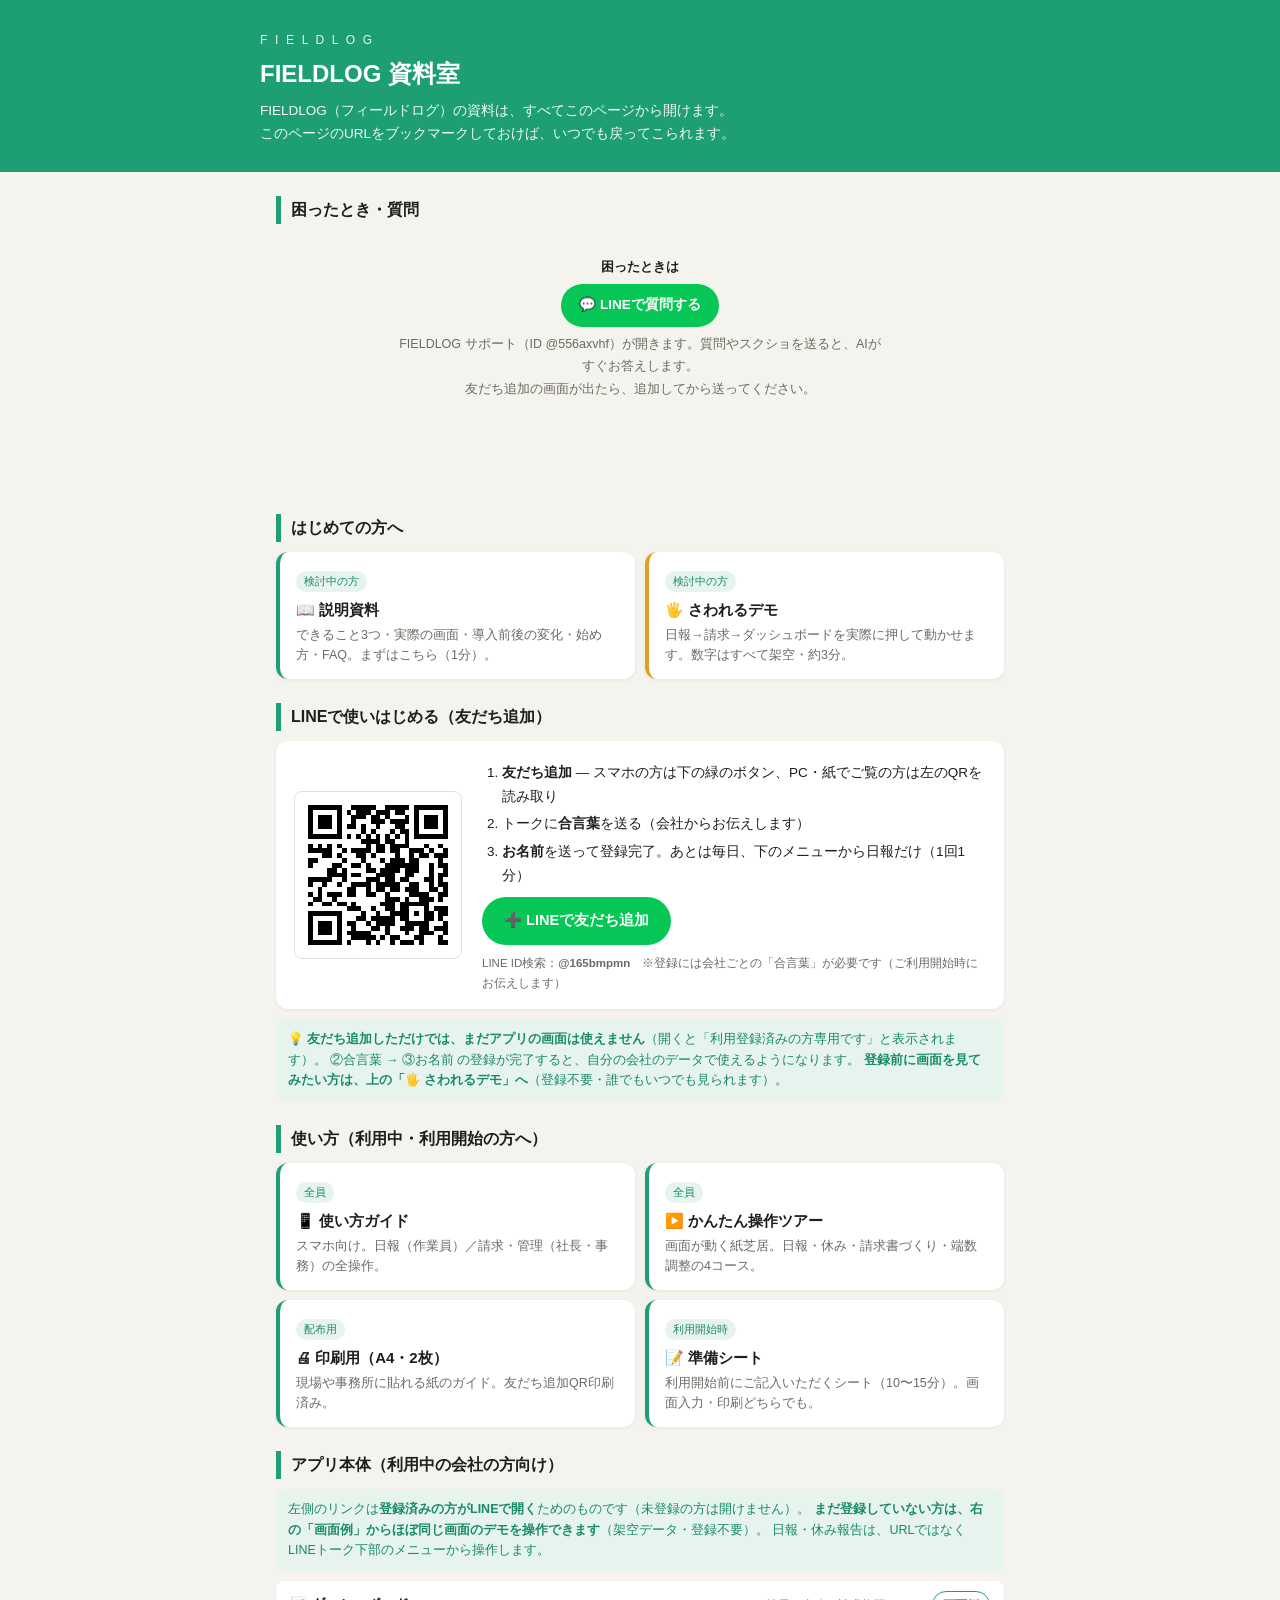
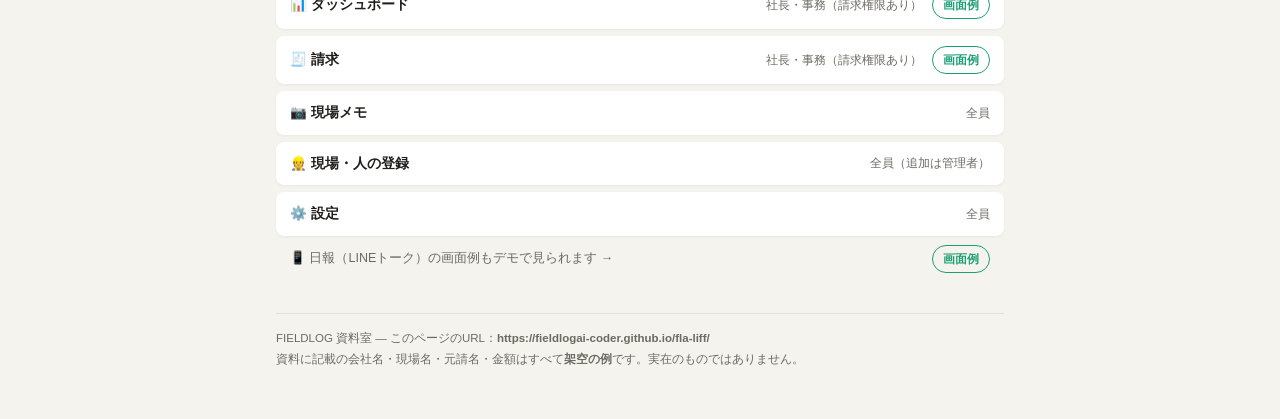
<file: index.html>
<!DOCTYPE html>
<html lang="ja">
<head>
<meta charset="UTF-8" />
<meta name="viewport" content="width=device-width, initial-scale=1.0" />
<title>FIELDLOG 資料室</title>
<meta name="description" content="FIELDLOGの資料はすべてこのページから開けます。説明資料・さわれるデモ・使い方ガイド・操作ツアー・印刷用・準備シート。" />
<meta property="og:type" content="website" />
<meta property="og:site_name" content="FIELDLOG" />
<meta property="og:title" content="FIELDLOG 資料室" />
<meta property="og:description" content="FIELDLOGの資料はすべてこのページから開けます。説明資料・さわれるデモ・使い方ガイド・操作ツアー・印刷用・準備シート。" />
<meta property="og:url" content="https://fieldlogai-coder.github.io/fla-liff/" />
<meta name="twitter:card" content="summary" />
<link rel="stylesheet" href="./fla-tokens.css?v=2026-07-12" />
<style>
  *,*::before,*::after{box-sizing:border-box;margin:0;padding:0;}
  body{font-family:-apple-system,BlinkMacSystemFont,"Hiragino Sans","Noto Sans JP",sans-serif;
       background:var(--bg);color:var(--ink);line-height:1.75;-webkit-text-size-adjust:100%;}
  .hero{background:var(--acc);color:#fff;padding:30px 20px 26px;margin-bottom:20px;}
  .hero .inner{max-width:760px;margin:0 auto;}
  .hero .mark{font-size:12px;letter-spacing:.18em;opacity:.9;}
  .hero h1{font-size:24px;line-height:1.4;margin:6px 0 8px;}
  .hero p{font-size:13.5px;opacity:.95;}
  .wrap{max-width:760px;margin:0 auto;padding:0 16px 50px;}
  h2{font-size:16px;margin:24px 0 10px;padding-left:10px;border-left:5px solid var(--acc);}
  .lead{color:var(--sub);font-size:13px;margin-bottom:12px;}
  .links{display:grid;grid-template-columns:repeat(auto-fit,minmax(240px,1fr));gap:10px;}
  .link{display:block;background:#fff;border-radius:var(--r);padding:14px 16px;text-decoration:none;color:var(--ink);
        box-shadow:0 1px 4px rgba(0,0,0,.06);border-left:4px solid var(--acc);}
  .link .who{display:inline-block;font-size:10.5px;background:var(--info-bg);color:var(--info-ink);padding:2px 8px;border-radius:999px;margin-bottom:5px;}
  .link b{display:block;font-size:15px;margin-bottom:2px;}
  .link span{font-size:12.5px;color:var(--sub);line-height:1.6;display:block;}
  .link.hot{border-left-color:#e0a020;}
  .app{display:flex;align-items:center;gap:10px;background:#fff;border-radius:var(--r-sm);padding:10px 14px;margin-bottom:7px;
       color:var(--ink);box-shadow:0 1px 3px rgba(0,0,0,.05);font-size:13.5px;}
  .app .am{flex:1;display:flex;align-items:center;gap:10px;text-decoration:none;color:var(--ink);min-width:0;}
  .app .am b{flex:1;}
  .app .am span{font-size:11.5px;color:var(--sub);white-space:nowrap;}
  .app .ad{flex-shrink:0;font-size:11.5px;color:var(--acc);font-weight:700;text-decoration:none;border:1px solid var(--acc);border-radius:999px;padding:3px 10px;white-space:nowrap;}
  .note{background:var(--info-bg);color:var(--info-ink);border-radius:var(--r-sm);padding:10px 12px;font-size:12.5px;line-height:1.65;margin-bottom:10px;}
  .start{display:flex;gap:20px;flex-wrap:wrap;align-items:center;background:#fff;border-radius:var(--r);padding:16px 18px;box-shadow:0 1px 4px rgba(0,0,0,.06);}
  .start .qr{width:168px;height:168px;flex-shrink:0;border:1px solid var(--line);border-radius:8px;padding:8px;background:#fff;margin:0 auto;}
  .start .st{flex:1 1 240px;min-width:240px;}
  .start ol{padding-left:20px;font-size:13.5px;margin:4px 0 10px;}
  .start li{margin-bottom:4px;}
  .addbtn{display:inline-block;background:#06c755;color:#fff;font-weight:bold;font-size:14.5px;padding:11px 22px;border-radius:999px;text-decoration:none;}
  footer{margin-top:30px;padding-top:14px;border-top:1px solid var(--line);font-size:11.5px;color:var(--sub);line-height:1.8;}
</style>
</head>
<body>

<div class="hero"><div class="inner">
  <div class="mark">F I E L D L O G</div>
  <h1>FIELDLOG 資料室</h1>
  <p>FIELDLOG（フィールドログ）の資料は、すべてこのページから開けます。<br>
     このページのURLをブックマークしておけば、いつでも戻ってこられます。</p>
</div></div>

<div class="wrap">

  <h2>困ったとき・質問</h2>
  <div data-support-slot></div>

  <h2>はじめての方へ</h2>
  <div class="links">
    <a class="link" href="./intro.html"><span class="who">検討中の方</span><b>📖 説明資料</b>
      <span>できること3つ・実際の画面・導入前後の変化・始め方・FAQ。まずはこちら（1分）。</span></a>
    <a class="link hot" href="./demo.html"><span class="who">検討中の方</span><b>🖐 さわれるデモ</b>
      <span>日報→請求→ダッシュボードを実際に押して動かせます。数字はすべて架空・約3分。</span></a>
  </div>

  <h2>LINEで使いはじめる（友だち追加）</h2>
  <div class="start">
    <div class="qr"><svg xmlns="http://www.w3.org/2000/svg" style="display:block;width:100%;height:100%" viewBox="0 0 31 31" shape-rendering="crispEdges"><path fill="#ffffff" d="M0 0h31v31H0z"/><path stroke="#000000" d="M1 1.5h7m2 0h5m2 0h5m1 0h7M1 2.5h1m5 0h1m1 0h1m1 0h3m1 0h3m1 0h2m2 0h1m5 0h1M1 3.5h1m1 0h3m1 0h1m2 0h3m1 0h2m1 0h1m3 0h1m1 0h1m1 0h3m1 0h1M1 4.5h1m1 0h3m1 0h1m2 0h1m3 0h3m1 0h4m1 0h1m1 0h3m1 0h1M1 5.5h1m1 0h3m1 0h1m1 0h2m1 0h1m2 0h1m3 0h2m2 0h1m1 0h3m1 0h1M1 6.5h1m5 0h1m4 0h1m1 0h1m3 0h1m1 0h2m1 0h1m5 0h1M1 7.5h7m1 0h1m1 0h1m1 0h1m1 0h1m1 0h1m1 0h1m1 0h1m1 0h7M12 8.5h4m1 0h2m2 0h1M1 9.5h1m1 0h1m1 0h1m1 0h1m5 0h1m1 0h2m1 0h4m3 0h1m2 0h1M1 10.5h5m2 0h1m1 0h4m1 0h2m1 0h2m2 0h3m1 0h1m2 0h1M4 11.5h2m1 0h1m3 0h2m1 0h1m4 0h1m2 0h1m1 0h2m1 0h3M1 12.5h2m5 0h1m3 0h1m3 0h1m1 0h3m1 0h2m4 0h1M1 13.5h1m4 0h2m2 0h2m1 0h1m3 0h7m2 0h1m1 0h2M5 14.5h2m1 0h1m4 0h2m1 0h4m1 0h3m2 0h1m2 0h1M5 15.5h4m1 0h2m3 0h4m2 0h2m3 0h1m1 0h2M1 16.5h5m2 0h1m4 0h3m1 0h2m1 0h2m3 0h2m1 0h1M1 17.5h1m2 0h1m2 0h1m2 0h4m1 0h5m2 0h2m2 0h1m1 0h2M3 18.5h1m5 0h2m2 0h1m1 0h2m1 0h2m1 0h3m2 0h2m1 0h1M1 19.5h1m1 0h1m1 0h3m1 0h2m2 0h2m2 0h1m4 0h4m2 0h2M2 20.5h2m2 0h1m10 0h3m1 0h1m2 0h3m1 0h1M1 21.5h1m2 0h2m1 0h2m1 0h1m5 0h3m1 0h6M9 22.5h3m2 0h1m2 0h2m1 0h2m3 0h1m1 0h3M1 23.5h7m4 0h1m2 0h1m2 0h4m1 0h1m1 0h2m1 0h2M1 24.5h1m5 0h1m3 0h2m1 0h5m1 0h2m3 0h2m1 0h1M1 25.5h1m1 0h3m1 0h1m1 0h2m2 0h1m1 0h4m2 0h5m3 0h1M1 26.5h1m1 0h3m1 0h1m2 0h1m3 0h2m1 0h1m2 0h3m1 0h2m1 0h3M1 27.5h1m1 0h3m1 0h1m1 0h5m3 0h1m3 0h1m2 0h3m2 0h1M1 28.5h1m5 0h1m2 0h5m1 0h1m1 0h2m3 0h2m3 0h1M1 29.5h7m1 0h1m3 0h1m1 0h1m2 0h1m1 0h3m1 0h1m3 0h2"/></svg></div>
    <div class="st">
      <ol>
        <li><b>友だち追加</b> — スマホの方は下の緑のボタン、PC・紙でご覧の方は左のQRを読み取り</li>
        <li>トークに<b>合言葉</b>を送る（会社からお伝えします）</li>
        <li><b>お名前</b>を送って登録完了。あとは毎日、下のメニューから日報だけ（1回1分）</li>
      </ol>
      <a class="addbtn" href="https://line.me/R/ti/p/@165bmpmn">➕ LINEで友だち追加</a>
      <p style="font-size:11.5px;color:var(--sub);margin-top:8px">LINE ID検索：<b>@165bmpmn</b>　※登録には会社ごとの「合言葉」が必要です（ご利用開始時にお伝えします）</p>
    </div>
  </div>
  <div class="note" style="margin-top:10px"><b>💡 友だち追加しただけでは、まだアプリの画面は使えません</b>（開くと「利用登録済みの方専用です」と表示されます）。
    ②合言葉 → ③お名前 の登録が完了すると、自分の会社のデータで使えるようになります。
    <b>登録前に画面を見てみたい方は、上の「🖐 さわれるデモ」へ</b>（登録不要・誰でもいつでも見られます）。</div>

  <h2>使い方（利用中・利用開始の方へ）</h2>
  <div class="links">
    <a class="link" href="./manual.html"><span class="who">全員</span><b>📱 使い方ガイド</b>
      <span>スマホ向け。日報（作業員）／請求・管理（社長・事務）の全操作。</span></a>
    <a class="link" href="./manual-walkthrough.html"><span class="who">全員</span><b>▶️ かんたん操作ツアー</b>
      <span>画面が動く紙芝居。日報・休み・請求書づくり・端数調整の4コース。</span></a>
    <a class="link" href="./manual-print.html"><span class="who">配布用</span><b>🖨 印刷用（A4・2枚）</b>
      <span>現場や事務所に貼れる紙のガイド。友だち追加QR印刷済み。</span></a>
    <a class="link" href="./prep-sheet.html"><span class="who">利用開始時</span><b>📝 準備シート</b>
      <span>利用開始前にご記入いただくシート（10〜15分）。画面入力・印刷どちらでも。</span></a>
  </div>

  <h2>アプリ本体（利用中の会社の方向け）</h2>
  <div class="note">左側のリンクは<b>登録済みの方がLINEで開く</b>ためのものです（未登録の方は開けません）。
    <b>まだ登録していない方は、右の「画面例」からほぼ同じ画面のデモを操作できます</b>（架空データ・登録不要）。
    日報・休み報告は、URLではなくLINEトーク下部のメニューから操作します。</div>
  <div class="app"><a class="am" href="https://liff.line.me/2009694631-JZQ5AgVq"><b>📊 ダッシュボード</b><span>社長・事務（請求権限あり）</span></a><a class="ad" href="./demo.html#dash">画面例</a></div>
  <div class="app"><a class="am" href="https://liff.line.me/2009694631-7HvWrIGj"><b>🧾 請求</b><span>社長・事務（請求権限あり）</span></a><a class="ad" href="./demo.html#bill">画面例</a></div>
  <div class="app"><a class="am" href="https://liff.line.me/2009694631-Q9UpokY1"><b>📷 現場メモ</b><span>全員</span></a></div>
  <div class="app"><a class="am" href="https://liff.line.me/2009694631-cnI1l3gj?view=register"><b>👷 現場・人の登録</b><span>全員（追加は管理者）</span></a></div>
  <div class="app"><a class="am" href="https://liff.line.me/2009694631-cnI1l3gj"><b>⚙️ 設定</b><span>全員</span></a></div>
  <div class="app" style="box-shadow:none;background:transparent;padding-top:2px"><a class="am" href="./demo.html#line" style="color:var(--sub);font-size:12.5px">📱 日報（LINEトーク）の画面例もデモで見られます →</a><a class="ad" href="./demo.html#line">画面例</a></div>

  <footer>
    FIELDLOG 資料室 — このページのURL：<b>https://fieldlogai-coder.github.io/fla-liff/</b><br>
    資料に記載の会社名・現場名・元請名・金額はすべて<b>架空の例</b>です。実在のものではありません。
  </footer>

</div>
<script src="./fla-support.js?v=2026-11-01"></script>
</body>
</html>
</file>
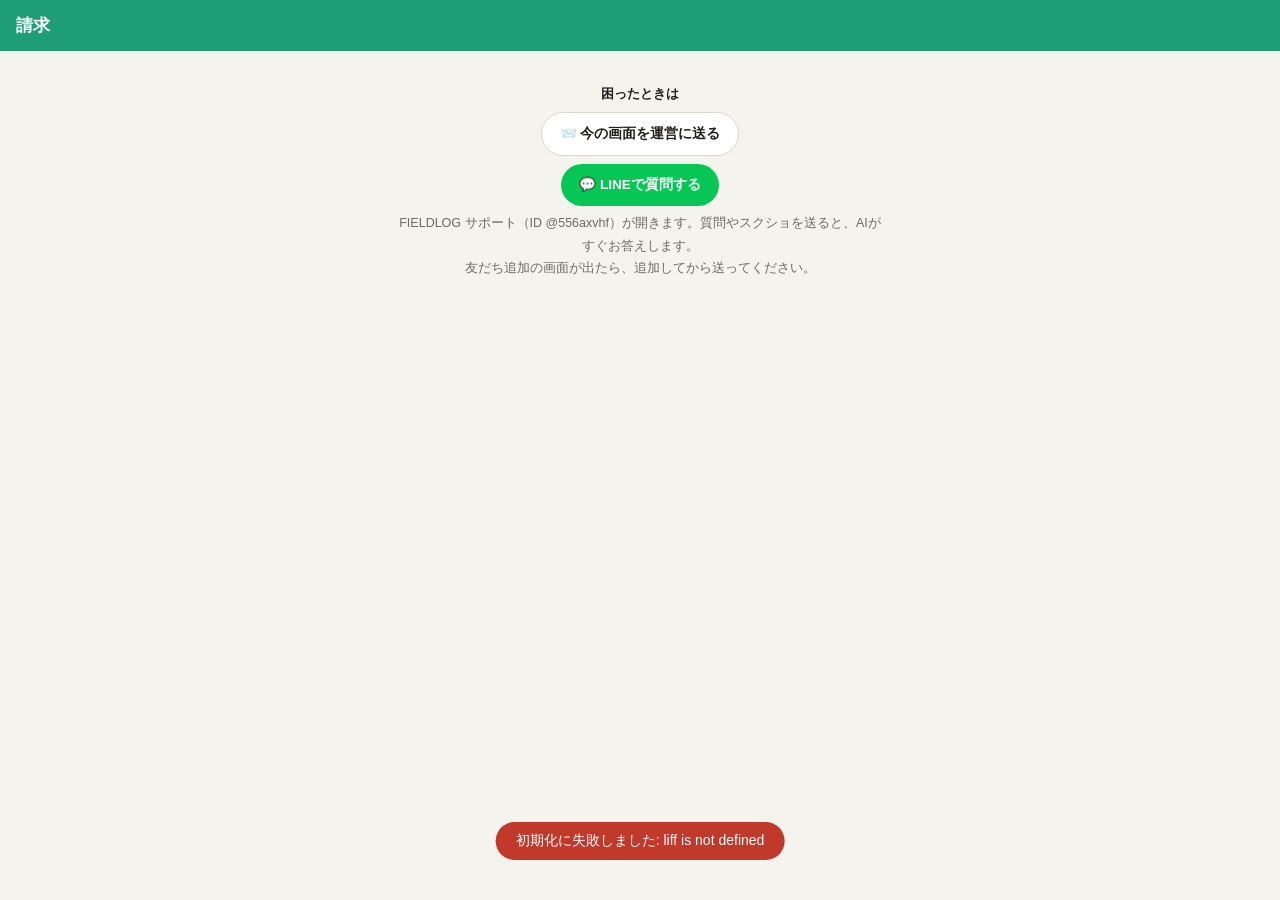
<file: billing.html>
<!DOCTYPE html>
<html lang="ja">
<head>
  <meta charset="UTF-8" />
  <meta name="viewport" content="width=device-width, initial-scale=1.0, viewport-fit=cover" />
  <title>請求</title>
  <script src="https://static.line-scdn.net/liff/edge/2/sdk.js"></script>
  <link rel="stylesheet" href="./fla-tokens.css?v=2026-07-12" />
  <style>
    /* デザイントークン（--acc/--bg/--r 等）は fla-tokens.css（正本）から読み込み。移行⑥ */
    *,*::before,*::after{box-sizing:border-box;margin:0;padding:0;}
    body{font-family:-apple-system,BlinkMacSystemFont,"Hiragino Sans",sans-serif;background:var(--bg);color:var(--ink);min-height:100vh;-webkit-text-size-adjust:100%;}
    header{background:var(--acc);color:#fff;padding:14px 16px;padding-top:calc(14px + env(safe-area-inset-top));position:sticky;top:0;z-index:100;display:flex;align-items:center;gap:10px;}
    header h1{font-size:17px;flex:1;}
    header button{background:rgba(255,255,255,.25);border:none;color:#fff;padding:6px 12px;border-radius:var(--r-sm);font-size:13px;cursor:pointer;font-family:inherit;}

    #loading{display:flex;justify-content:center;align-items:center;height:60vh;font-size:15px;color:var(--sub);}
    #loading.hidden{display:none;}

    .screen{display:none;padding:14px 14px calc(24px + env(safe-area-inset-bottom));}
    .screen.active{display:block;}

    .card{background:var(--card);border-radius:var(--r);padding:14px;box-shadow:0 1px 4px rgba(0,0,0,.06);margin-bottom:10px;}
    .muted{color:var(--sub);font-size:12px;}
    .sec-label{font-size:13px;font-weight:bold;color:#555;margin:8px 2px 8px;}

    /* 一覧 */
    .inv-row{display:flex;align-items:center;gap:10px;}
    .inv-main{flex:1;min-width:0;}
    .inv-title{font-size:15px;font-weight:bold;white-space:nowrap;overflow:hidden;text-overflow:ellipsis;}
    .inv-sub{font-size:12px;color:var(--sub);margin-top:2px;}
    .inv-amt{font-size:16px;font-weight:bold;white-space:nowrap;}
    .badge{font-size:11px;padding:2px 9px;border-radius:999px;white-space:nowrap;flex-shrink:0;}
    .b-draft{background:#f0eee6;color:#8a887f;}
    .b-issued{background:var(--ok-bg);color:var(--ok-ink);}
    .b-void{background:#fdecea;color:var(--warn);}

    .site-card{cursor:pointer;}
    .site-card:active{transform:scale(.99);}
    .site-name{font-size:16px;font-weight:bold;}

    /* 出来高入力 */
    .ctx{display:flex;flex-direction:column;gap:2px;}
    .ctx .prime{font-size:13px;color:var(--sub);}
    .ctx .site{font-size:16px;font-weight:bold;}
    .pill{display:inline-flex;align-items:center;gap:6px;background:var(--info-bg);color:var(--info-ink);font-size:12px;padding:4px 10px;border-radius:var(--r-sm);margin-top:8px;}
    .note{background:var(--info-bg);color:var(--info-ink);border-radius:var(--r-sm);padding:10px 12px;font-size:13px;line-height:1.5;}
    .amt-box{background:var(--bg);border-radius:var(--r);padding:14px;}
    .amt-box label{font-size:13px;color:var(--sub);display:block;margin-bottom:6px;}
    .amt-input{display:flex;align-items:baseline;gap:6px;}
    .amt-input .yen{font-size:22px;font-weight:500;}
    .amt-input input{flex:1;font-size:30px;font-weight:600;border:none;background:transparent;width:100%;font-family:inherit;color:var(--ink);border-bottom:2px solid var(--line);padding-bottom:2px;}
    .amt-input input:focus{outline:none;border-bottom-color:var(--acc);}
    .pctrow{display:flex;align-items:center;gap:8px;margin-top:10px;font-size:13px;color:var(--sub);}
    .pctrow input{width:92px;height:42px;text-align:center;border:1px solid var(--line);border-radius:var(--r-sm);font-size:17px;font-weight:600;font-family:inherit;background:var(--card);color:var(--ink);}
    .pctrow input:focus{outline:none;border-color:var(--acc);}
    .prog-wrap{margin-top:14px;}
    .prog-head{display:flex;justify-content:space-between;font-size:12px;color:var(--sub);margin-bottom:6px;}
    .prog-bar{height:10px;background:#eceae2;border-radius:999px;overflow:hidden;}
    .prog-fill{height:100%;background:var(--acc);border-radius:999px;transition:width .15s;}
    .prog-foot{display:flex;justify-content:space-between;font-size:11px;color:var(--sub);margin-top:4px;}
    .grid2{display:grid;grid-template-columns:repeat(2,minmax(0,1fr));gap:10px;}
    .mini{background:var(--bg);border-radius:var(--r-sm);padding:10px 12px;}
    .mini .k{font-size:12px;color:var(--sub);}
    .mini .v{font-size:17px;font-weight:600;}
    .total-box{padding:12px 14px;border:1px solid var(--line);border-radius:var(--r);}
    .total-row{display:flex;justify-content:space-between;align-items:center;}
    .total-row .lab{font-size:13px;color:var(--sub);}
    .total-row .big{font-size:24px;font-weight:600;}
    .neg{color:var(--warn);}

    /* 常用入力 */
    .form-row{display:flex;align-items:center;gap:10px;}
    .fl{font-size:13px;color:var(--sub);flex-shrink:0;}
    #jw-type{flex:1;height:44px;border:1px solid var(--line);border-radius:var(--r-sm);background:var(--card);padding:0 10px;font-size:15px;font-family:inherit;}
    .jlabel{font-size:14px;font-weight:600;margin:14px 0 6px;}
    .stepper{display:flex;align-items:center;gap:10px;}
    .stbtn{width:48px;height:48px;border:1px solid var(--line);background:var(--card);border-radius:var(--r-sm);font-size:22px;cursor:pointer;flex-shrink:0;font-family:inherit;}
    .stbtn.wide{width:auto;padding:0 14px;font-size:14px;font-weight:600;margin-left:auto;}
    .stepper input{flex:1;min-width:0;height:48px;text-align:center;font-size:24px;font-weight:600;border:1px solid var(--line);border-radius:var(--r-sm);font-family:inherit;}
    .helper{background:var(--bg);border-radius:var(--r-sm);padding:10px 12px;margin-top:10px;}
    .helper-row{display:flex;align-items:center;gap:8px;margin-top:8px;}
    .helper-row input{width:66px;height:40px;text-align:center;border:1px solid var(--line);border-radius:var(--r-sm);font-family:inherit;font-size:16px;}
    .fl2{font-size:12px;color:var(--sub);}
    .fl2 input{width:100%;height:44px;border:1px solid var(--line);border-radius:var(--r-sm);padding:0 12px;font-size:16px;font-family:inherit;margin-top:4px;}
    .stepper input:focus,.helper-row input:focus,.fl2 input:focus,#jw-type:focus{outline:none;border-color:var(--acc);}

    .btn{width:100%;height:48px;font-size:15px;font-weight:600;border:none;border-radius:var(--r);cursor:pointer;font-family:inherit;}
    .btn-primary{background:var(--acc);color:#fff;}
    .btn-primary:active{background:var(--acc-dark);}
    .btn-primary:disabled{background:#a9d8c6;}
    .btn-ghost{background:var(--card);color:var(--ink);border:1px solid var(--line);}
    .add-btn{display:flex;align-items:center;justify-content:center;gap:6px;background:var(--acc);color:#fff;}

    .line-item{display:flex;align-items:center;gap:8px;font-size:13px;padding:10px 12px;border:1px solid var(--line);border-radius:var(--r-sm);}
    .diff{background:var(--info-bg);color:var(--info-ink);border-radius:var(--r-sm);padding:6px 12px;font-size:12px;}

    /* マスタ設定（④c） */
    .tap{cursor:pointer;}
    .tap:active{transform:scale(.99);}
    .icn{width:38px;height:38px;border-radius:10px;background:var(--info-bg);color:var(--info-ink);display:flex;align-items:center;justify-content:center;font-size:18px;flex-shrink:0;}
    .chev{color:#c5c3b9;font-size:18px;flex-shrink:0;}
    .m-row{display:flex;align-items:center;gap:10px;}
    .m-main{flex:1;min-width:0;}
    .m-title{font-size:15px;font-weight:bold;}
    .m-sub{font-size:12px;color:var(--sub);margin-top:2px;line-height:1.5;}
    .half{display:grid;grid-template-columns:1fr 1fr;gap:10px;}
    .fl2.mt{display:block;margin-top:12px;}
    .fl2.m0{display:block;margin-top:0;}
    .fl2 select{width:100%;height:44px;border:1px solid var(--line);border-radius:var(--r-sm);padding:0 10px;font-size:16px;font-family:inherit;margin-top:4px;background:var(--card);color:var(--ink);}
    .fl2 select:focus{outline:none;border-color:var(--acc);}
    .chkline{display:flex;align-items:center;gap:10px;padding:11px 12px;border:1px solid var(--line);border-radius:var(--r-sm);margin-top:8px;font-size:14px;cursor:pointer;}
    .chkline input{width:18px;height:18px;accent-color:var(--acc);flex-shrink:0;}
    .chkline.dis{opacity:.55;cursor:default;}
    .price-line{display:flex;align-items:center;gap:8px;font-size:13px;padding:10px 12px;border:1px solid var(--line);border-radius:var(--r-sm);margin-top:8px;cursor:pointer;}
    .price-line .who{flex:1;font-weight:600;}
    .price-line .p{color:var(--sub);white-space:nowrap;}
    .price-line .p b{color:var(--ink);}

    /* 請求書A4ビュー（④d-1 標準書式・独自デザイン） */
    .sheet{background:#fff;color:#1a1a1a;border-radius:6px;box-shadow:0 1px 6px rgba(0,0,0,.12);padding:30px 28px;font-size:13px;max-width:760px;margin:0 auto;line-height:1.6;}
    .pv-title{text-align:center;font-size:22px;letter-spacing:10px;font-weight:600;margin-bottom:20px;}
    .pv-head{display:flex;gap:20px;justify-content:space-between;align-items:flex-start;}
    .pv-to{flex:1.3;min-width:0;}
    .pv-toname{font-size:17px;font-weight:600;border-bottom:1px solid #333;padding:0 8px 4px 2px;display:inline-block;min-width:70%;}
    .pv-sub2{font-size:12.5px;color:#333;margin-top:4px;}
    .pv-amount{display:flex;align-items:baseline;gap:10px;border-bottom:2px solid #333;padding:10px 2px 6px;margin-top:12px;}
    .pv-amount .lab{font-size:13px;}
    .pv-amount .val{font-size:24px;font-weight:700;font-variant-numeric:tabular-nums;}
    .pv-from{flex:1;min-width:0;font-size:12.5px;text-align:left;}
    .pv-from .cname{font-size:15px;font-weight:600;margin-top:6px;}
    .pv-meta{color:#333;}
    .pv-seal{width:56px;height:56px;border:1px solid #bbb;border-radius:4px;color:#bbb;display:flex;align-items:center;justify-content:center;margin-top:8px;margin-left:auto;font-size:12px;}
    .pv-table{width:100%;border-collapse:collapse;margin-top:18px;}
    .pv-table th,.pv-table td{border:1px solid #999;padding:6px 9px;font-size:12.5px;font-variant-numeric:tabular-nums;}
    .pv-table th{background:#f2f1ec;font-weight:600;text-align:center;}
    .pv-table td.r,.pv-table th.r{text-align:right;}
    .pv-table td.c{text-align:center;}
    .pv-grand td{font-weight:700;background:#f7f6f1;}
    .pv-satei{border:1px solid #999;padding:10px 12px;margin-top:14px;font-size:12.5px;min-height:44px;}
    .pv-bank{margin-top:16px;font-size:12.5px;border:1px solid #ccc;border-radius:4px;padding:10px 12px;background:#fafaf7;}
    /* 元請の指定書式（④d-2）：型 layout.json を FLA_LAYOUT.render で描く。画面幅に合わせて縮小 */
    #pv-custom{background:#fff;border-radius:8px;padding:10px;overflow:hidden;max-width:100%;margin:0 auto;}
    #pv-custom .fla-inv{transform-origin:0 0;}
    /* 運営の「見るだけ」（?support=会社ID・お客さんの許可がある間だけ） */
    .support-bar{position:sticky;top:0;z-index:50;background:#5b3fd0;color:#fff;font-size:13px;line-height:1.6;padding:8px 14px;text-align:center;}
    body.support-mode .add-btn, body.support-mode #master-btn, body.support-mode #dt-actions,
    body.support-mode #pv-edit-start, body.support-mode #pv-edit-bar, body.support-mode #pdf-mail, body.support-mode [data-fla-snap]{display:none !important;}
    body.pv-custom-on #screen-print .sheet{display:none !important;} /* 指定書式のときは共通様式を出さない（画面・印刷とも） */
    .pv-note{font-size:12px;color:var(--sub);text-align:center;margin:8px auto 0;max-width:760px;line-height:1.7;}
    #pv-custom.editing .fla-in{background:#eaf2ff !important;outline:1px dashed #6f9fe0;outline-offset:-2px;cursor:text;}
    #pv-custom.editing .fla-in:focus{background:#fff6d1 !important;outline:2px solid #2f6fd0;outline-offset:-2px;}
    .edit-bar{max-width:760px;margin:12px auto 0;display:flex;flex-direction:column;gap:8px;}
    .edit-bar .hint{font-size:12.5px;line-height:1.7;color:var(--ink);background:#eaf2ff;border-radius:var(--r-sm);padding:9px 12px;}
    .pdf-panel{max-width:760px;margin:14px auto 0;background:var(--card);border:1px solid var(--line);border-radius:var(--r);padding:12px;display:flex;flex-direction:column;gap:8px;}
    .pdf-panel .st{font-size:13px;font-weight:600;}
    .pdf-panel .btn:disabled{opacity:.5;}
    /* 指定書式だけ A4 横で印刷（共通様式はこれまでどおり） */
    @page inv-landscape{size:A4 landscape;margin:8mm;}
    @media print{
      body{background:#fff !important;}
      header,#toast,.no-print,.fla-support{display:none !important;}
      #pv-custom .fla-in{background:none !important;outline:none !important;}
      #pv-custom{overflow:hidden !important;padding:0 !important;margin:0 !important;background:#fff !important;border-radius:0 !important;}
      body.pv-custom-on #screen-print{page:inv-landscape;}
      .screen{padding:0 !important;}
      .sheet{box-shadow:none;border-radius:0;max-width:none;padding:0;}
    }

    /* 確認 summary rows */
    .sum{padding:12px 14px;border:1px solid var(--line);border-radius:var(--r);}
    .sum .r{display:flex;justify-content:space-between;font-size:13px;color:var(--sub);padding:2px 0;}
    .sum .r.total{margin-top:6px;padding-top:8px;border-top:1px solid var(--line);align-items:center;}
    .sum .r.total .big{font-size:24px;font-weight:600;color:var(--ink);}

    /* モーダル */
    #modal,#modal-void{display:none;position:fixed;inset:0;background:rgba(0,0,0,.45);z-index:200;align-items:center;justify-content:center;padding:20px;}
    #modal.open,#modal-void.open{display:flex;}
    .modal-box{background:var(--card);border-radius:var(--r);padding:18px;width:100%;max-width:320px;}
    .modal-box .t{font-size:16px;font-weight:600;margin-bottom:6px;}
    .modal-box .d{font-size:13px;color:var(--sub);line-height:1.6;margin-bottom:16px;}
    .modal-actions{display:grid;grid-template-columns:1fr 1.2fr;gap:10px;}

    /* 完了 */
    .done-check{width:64px;height:64px;border-radius:50%;background:var(--ok-bg);display:inline-flex;align-items:center;justify-content:center;margin-bottom:12px;font-size:34px;color:var(--ok-ink);}

    .empty{text-align:center;color:#aaa;padding:34px 16px;font-size:14px;background:var(--card);border-radius:var(--r);border:2px dashed var(--line);line-height:1.7;}
    #toast{position:fixed;left:50%;transform:translateX(-50%);bottom:calc(40px + env(safe-area-inset-bottom));background:#333;color:#fff;padding:10px 20px;border-radius:20px;font-size:14px;opacity:0;transition:opacity .3s;pointer-events:none;z-index:300;max-width:86vw;text-align:center;}
    #toast.show{opacity:1;} #toast.err{background:var(--warn);}
  </style>
</head>
<body>

<header>
  <h1 id="hdr-title">請求</h1>
  <button id="master-btn" style="display:none" onclick="openMaster()">マスタ</button>
  <button id="back-btn" style="display:none" onclick="goBack()">◀ 戻る</button>
</header>

<div id="loading">読み込み中…</div>

<!-- ① 請求一覧 -->
<div id="screen-list" class="screen">
  <div class="card" id="profile-card"></div>
  <div class="sec-label">請求一覧</div>
  <div id="inv-list"></div>
  <button class="btn add-btn" style="margin-top:6px" onclick="startNew()">＋ 今月の請求をつくる</button>
</div>

<!-- ② 現場選択 -->
<div id="screen-site" class="screen">
  <div class="note" style="margin-bottom:10px">請求する現場を選んでください（元請は現場に紐づいて自動で決まります）。</div>
  <div id="site-list"></div>
</div>

<!-- ③ 請求の種類 -->
<div id="screen-type" class="screen">
  <div class="card">
    <div class="ctx">
      <span class="prime" id="type-prime"></span>
      <span class="site" id="type-site"></span>
    </div>
  </div>
  <div class="note" style="margin-bottom:12px">この現場の請求の種類を選んでください。</div>
  <button class="btn btn-primary" style="margin-bottom:10px" onclick="chooseUkeoi()">出来高（請負）</button>
  <button class="btn btn-ghost" onclick="chooseJoyo()">常用（人工）</button>
</div>

<!-- ④ 常用（人工）入力 -->
<div id="screen-joyo" class="screen">
  <div class="card">
    <div class="ctx">
      <span class="prime" id="jo-prime"></span>
      <span class="site" id="jo-site"></span>
    </div>
    <span class="pill">常用（人工）</span>
  </div>

  <div class="card">
    <div class="form-row" style="margin-bottom:12px"><span class="fl">工種</span><select id="jw-type" onchange="onWorkTypeChange()"></select></div>

    <div class="helper" id="jw-nippo" style="display:none;margin-bottom:12px">
      <span class="muted" id="jw-nippo-txt"></span>
      <div class="helper-row" style="margin-top:6px">
        <button class="stbtn wide" onclick="applyNippo()">この値を人工欄に入れる</button>
        <span class="muted">（選択中の工種に入ります）</span>
      </div>
    </div>

    <div class="jlabel">終日（1人工）</div>
    <div class="stepper">
      <button class="stbtn" onclick="adjNinku('jw-ff',-1)">−</button>
      <input type="text" inputmode="numeric" id="jw-ff" value="0" oninput="onNinkuInput('jw-ff')" />
      <button class="stbtn" onclick="adjNinku('jw-ff',1)">＋</button>
    </div>
    <div class="helper">
      <span class="muted">まとめて計算（人数 × 日数）</span>
      <div class="helper-row">
        <input type="text" inputmode="numeric" id="jw-ppl" placeholder="人数" />
        <span class="muted">人 ×</span>
        <input type="text" inputmode="numeric" id="jw-days" placeholder="日数" />
        <span class="muted">日</span>
        <button class="stbtn wide" onclick="applyJoyoHelper()">＋ 加算</button>
      </div>
    </div>

    <div class="jlabel">半日（0.5人工）</div>
    <div class="stepper">
      <button class="stbtn" onclick="adjNinku('jw-fh',-1)">−</button>
      <input type="text" inputmode="numeric" id="jw-fh" value="0" oninput="onNinkuInput('jw-fh')" />
      <button class="stbtn" onclick="adjNinku('jw-fh',1)">＋</button>
    </div>

    <div class="grid2" style="margin-top:14px">
      <label class="fl2">終日の単価（円）<input type="text" inputmode="numeric" id="jw-up" oninput="onNinkuInput('jw-up')" /></label>
      <label class="fl2">半日の単価（空欄=終日の半額）<input type="text" inputmode="numeric" id="jw-hp" oninput="onNinkuInput('jw-hp')" /></label>
    </div>
    <label class="fl2" style="display:block;margin-top:12px">材料費（あれば・円）<input type="text" inputmode="numeric" id="jw-mat" oninput="onNinkuInput('jw-mat')" /></label>

    <div class="total-box" style="margin-top:14px">
      <div class="total-row"><span class="lab">この工種　<span id="jw-ninku">0.0</span>人工</span><span>税抜 ¥<span id="jw-sub">0</span></span></div>
    </div>
    <button class="btn btn-ghost" style="margin-top:10px;border-color:var(--acc);color:var(--acc)" onclick="addJoyoLine()">＋ この工種を明細に追加</button>
    <div class="muted" style="margin-top:6px">別の工種も請求するときは、追加してから次の工種を入れてください（1つだけならそのまま確認へ）。</div>
  </div>

  <div class="card" id="jw-lines-card" style="display:none">
    <div class="sec-label" style="margin:0 0 8px">追加した明細（タップで直せます）</div>
    <div id="jw-lines"></div>
  </div>

  <div class="card">
    <div class="total-box">
      <div class="total-row"><span class="lab">税抜 合計（全工種）</span><span>¥<span id="jw-all-sub">0</span></span></div>
      <div class="total-row" style="margin-top:4px"><span class="lab">消費税（10%）</span><span>¥<span id="jw-tax">0</span></span></div>
      <div class="total-row" style="margin-top:8px;padding-top:8px;border-top:1px solid var(--line)"><span class="lab">税込</span><span class="big">¥<span id="jw-total">0</span></span></div>
    </div>
  </div>

  <button class="btn btn-primary" onclick="goConfirmJoyo()">この内容で確認する</button>
</div>

<!-- ⑤ 常用 確認 -->
<div id="screen-confirm-joyo" class="screen">
  <div class="card">
    <div style="font-size:16px;font-weight:600" id="cj-prime"></div>
    <div class="muted" id="cj-site" style="margin-top:2px"></div>
    <div style="display:flex;gap:8px;flex-wrap:wrap;margin-top:8px">
      <span class="badge b-issued">常用・請負外請求書</span>
      <span class="badge b-draft" id="cj-period"></span>
      <span class="badge b-draft">番号は発行時に自動</span>
    </div>
  </div>
  <div class="card">
    <div id="cj-extra" style="display:none;margin-bottom:12px"></div>
    <div id="cj-lines"></div>
    <div id="cj-adjust" style="margin-top:10px"></div>
    <div class="sum" style="margin-top:12px">
      <div class="r"><span>税抜 合計</span><span>¥<span id="cj-sub">0</span></span></div>
      <div class="r"><span>消費税（10%）</span><span>¥<span id="cj-tax">0</span></span></div>
      <div class="r total"><span>税込 請求額</span><span class="big">¥<span id="cj-total">0</span></span></div>
    </div>
  </div>
  <div style="display:grid;grid-template-columns:1fr 1.4fr;gap:10px">
    <button class="btn btn-ghost" onclick="goBack()">修正する</button>
    <button class="btn btn-primary" onclick="openIssue()">この内容で発行する</button>
  </div>
</div>

<!-- ④ 出来高（請負）入力 -->
<div id="screen-input" class="screen">
  <div class="card">
    <div class="ctx">
      <span class="prime" id="in-prime"></span>
      <span class="site" id="in-site"></span>
    </div>
    <span class="pill">出来高（請負）</span>
  </div>
  <div class="note" style="margin-bottom:10px">前回までの請求は記録済みです。今月進んだぶんだけ入れてください。</div>

  <div class="card">
    <div class="amt-box">
      <label>今月分の出来高（税抜・円）</label>
      <div class="amt-input">
        <span class="yen">¥</span>
        <input type="text" inputmode="numeric" id="in-b" placeholder="0" oninput="onBInput()" />
      </div>
      <div class="pctrow">
        <span>または 進捗率で</span>
        <input type="text" inputmode="decimal" id="in-pw" placeholder="70" oninput="onPctInput()" />
        <span>% まで進んだ → 今月分を自動計算</span>
      </div>
      <div class="muted" id="in-pw-hint" style="margin-top:4px"></div>
    </div>

    <div class="prog-wrap">
      <div class="prog-head"><span>工事全体の進みぐあい</span><span><span id="in-pct">0.0</span>%</span></div>
      <div class="prog-bar"><div class="prog-fill" id="in-bar" style="width:0%"></div></div>
      <div class="prog-foot"><span>当初請負 ¥<span id="in-contract">0</span></span><span>残額 ¥<span id="in-rem">0</span></span></div>
    </div>

    <div class="grid2" style="margin-top:14px">
      <div class="mini"><div class="k">出来高の累計</div><div class="v">¥<span id="in-cum">0</span></div></div>
      <div class="mini"><div class="k">消費税（10%）</div><div class="v">¥<span id="in-tax">0</span></div></div>
    </div>

    <div class="total-box" style="margin-top:14px">
      <div class="total-row"><span class="lab">今月の請求額（税込）</span><span class="big">¥<span id="in-total">0</span></span></div>
      <div class="line-item" style="margin-top:10px;border:none;padding:8px 0"><span id="in-line-label">一式</span><span style="margin-left:auto;font-weight:600">¥<span id="in-line">0</span></span></div>
    </div>
  </div>

  <button class="btn btn-primary" onclick="goConfirm()">この内容で確認する</button>
</div>

<!-- ⑤ 確認 -->
<div id="screen-confirm" class="screen">
  <div class="card">
    <div style="font-size:16px;font-weight:600" id="cf-prime"></div>
    <div class="muted" id="cf-site" style="margin-top:2px"></div>
    <div style="display:flex;gap:8px;flex-wrap:wrap;margin-top:8px">
      <span class="badge b-issued">請負請求書</span>
      <span class="badge b-draft" id="cf-period"></span>
      <span class="badge b-draft">番号は発行時に自動</span>
    </div>
  </div>

  <div class="card">
    <div class="grid2">
      <div class="mini"><div class="k">前回まで（請求済）</div><div class="v">¥<span id="cf-c">0</span></div></div>
      <div class="mini"><div class="k">今月分</div><div class="v">¥<span id="cf-b">0</span></div></div>
      <div class="mini"><div class="k">当初請負</div><div class="v">¥<span id="cf-a">0</span></div></div>
      <div class="mini"><div class="k">請求残額</div><div class="v" id="cf-rem-wrap">¥<span id="cf-rem">0</span></div></div>
    </div>
    <div id="cf-extra" style="display:none;margin-top:12px"></div>
    <div class="line-item" style="margin-top:12px"><span id="cf-line-label">一式</span><span style="margin-left:auto;font-weight:600">¥<span id="cf-line">0</span></span></div>
    <div id="cf-adjust" style="margin-top:10px"></div>
    <div class="sum" style="margin-top:12px">
      <div class="r"><span>税抜 合計</span><span>¥<span id="cf-sub">0</span></span></div>
      <div class="r"><span>消費税（10%）</span><span>¥<span id="cf-tax">0</span></span></div>
      <div class="r total"><span>税込 請求額</span><span class="big">¥<span id="cf-total">0</span></span></div>
    </div>
  </div>

  <div style="display:grid;grid-template-columns:1fr 1.4fr;gap:10px">
    <button class="btn btn-ghost" onclick="goBack()">修正する</button>
    <button class="btn btn-primary" onclick="openIssue()">この内容で発行する</button>
  </div>
</div>

<!-- ⑥ 完了 -->
<div id="screen-done" class="screen">
  <div style="text-align:center;padding:20px 10px 6px">
    <div class="done-check">✓</div>
    <div style="font-size:18px;font-weight:600" id="done-title">発行しました</div>
    <div class="muted" id="done-no" style="margin-top:4px"></div>
  </div>
  <div class="card" style="margin-top:6px">
    <div class="muted" id="done-ctx"></div>
    <div style="display:flex;justify-content:space-between;align-items:center;margin-top:6px">
      <span class="muted">税込</span><span style="font-size:22px;font-weight:600">¥<span id="done-total">0</span></span>
    </div>
  </div>
  <div class="muted" style="text-align:center;margin:6px 0 12px">内容を直すと、新しい版として履歴に残ります。</div>
  <button class="btn" style="margin-bottom:8px" onclick="printFromDone()">📄 請求書を表示・PDFで送る</button>
  <button class="btn btn-ghost" onclick="toList()">請求一覧へもどる</button>
</div>

<!-- 請求 詳細（発行済み/取消） -->
<div id="screen-detail" class="screen">
  <div class="card">
    <div style="font-size:16px;font-weight:600" id="dt-prime"></div>
    <div class="muted" id="dt-site" style="margin-top:2px"></div>
    <div style="display:flex;gap:8px;flex-wrap:wrap;margin-top:8px">
      <span class="badge" id="dt-status"></span>
      <span class="badge b-draft" id="dt-no"></span>
      <span class="badge b-draft" id="dt-period"></span>
    </div>
  </div>
  <div class="card">
    <div id="dt-lines" style="margin-bottom:10px"></div>
    <div class="sum">
      <div class="r"><span>税抜 合計</span><span>¥<span id="dt-sub">0</span></span></div>
      <div class="r"><span>消費税（10%）</span><span>¥<span id="dt-tax">0</span></span></div>
      <div class="r total"><span>税込 請求額</span><span class="big">¥<span id="dt-total">0</span></span></div>
    </div>
  </div>
  <div class="sec-label">改訂履歴（最新が正）</div>
  <div class="card" id="dt-history"></div>
  <button class="btn btn-ghost" id="dt-print" style="display:none;margin-bottom:10px" onclick="openPrint()">📄 請求書を表示・PDFで送る</button>
  <div id="dt-actions" style="display:grid;grid-template-columns:1fr 1fr;gap:10px">
    <button class="btn btn-ghost" style="border-color:var(--warn);color:var(--warn)" onclick="openVoid()">取消する</button>
    <button class="btn btn-primary" onclick="reviseInvoice()">修正する（改訂）</button>
  </div>
  <div id="dt-voided" class="muted" style="display:none;text-align:center;margin-top:8px">この請求は取消済みです。</div>
</div>

<!-- 請求書A4ビュー（④d-1） -->
<div id="screen-print" class="screen">
  <div class="sheet">
    <div class="pv-title">請　求　書</div>
    <div class="pv-head">
      <div class="pv-to">
        <div class="pv-toname"><span id="pv-prime"></span>　御中</div>
        <div class="pv-sub2" id="pv-site"></div>
        <div class="pv-sub2" id="pv-subject"></div>
        <div class="pv-sub2" id="pv-extra"></div>
        <div style="margin-top:12px;font-size:12.5px">下記のとおりご請求申し上げます。</div>
        <div class="pv-amount"><span class="lab">ご請求金額</span><span class="val">¥<span id="pv-total">0</span></span><span style="font-size:12px">（税込）</span></div>
      </div>
      <div class="pv-from">
        <div class="pv-meta" id="pv-no"></div>
        <div class="pv-meta" id="pv-date"></div>
        <div class="cname" id="pv-cname"></div>
        <div class="pv-meta" id="pv-caddr"></div>
        <div class="pv-meta" id="pv-ctel"></div>
        <div class="pv-meta" id="pv-crep"></div>
        <div class="pv-meta" id="pv-creg"></div>
        <div class="pv-seal">印</div>
      </div>
    </div>
    <table class="pv-table">
      <thead><tr><th>摘要</th><th>数量</th><th>単位</th><th class="r">単価</th><th class="r">金額</th></tr></thead>
      <tbody id="pv-rows"></tbody>
      <tfoot>
        <tr><td colspan="4" class="r">小計</td><td class="r">¥<span id="pv-sub">0</span></td></tr>
        <tr><td colspan="4" class="r">消費税（10%）</td><td class="r">¥<span id="pv-tax">0</span></td></tr>
        <tr class="pv-grand"><td colspan="4" class="r">合計</td><td class="r">¥<span id="pv-total2">0</span></td></tr>
      </tfoot>
    </table>
    <div class="pv-satei" id="pv-satei" style="display:none">査定額（貴社記入欄）：</div>
    <div class="pv-bank" id="pv-bank"></div>
  </div>
  <div id="pv-custom" hidden></div>
  <div class="pv-note no-print" id="pv-custom-note" hidden>元請の指定書式で表示しています（元のExcelと同じ形）。</div>
  <button class="btn no-print" id="pv-edit-start" hidden style="max-width:760px;margin:12px auto 0;display:block" onclick="startEditInvoice()">✏️ この請求書を直す</button>
  <div class="edit-bar no-print" id="pv-edit-bar" hidden>
    <div class="hint" id="pv-edit-hint"></div>
    <button class="btn btn-primary" onclick="saveEditInvoice()">直した内容で改訂する（第2版として発行）</button>
    <button class="btn btn-ghost" onclick="cancelEditInvoice()">やめる（直す前に戻す）</button>
  </div>
  <div class="pdf-panel no-print" id="pdf-panel" hidden>
    <div class="st" id="pdf-status">PDFを準備しています…</div>
    <button class="btn btn-primary" id="pdf-mail" onclick="pdfAction('mail')" disabled>📧 PCのメールに送る</button>
    <button class="btn" id="pdf-save" onclick="pdfAction('save')" disabled>📄 スマホに保存</button>
    <button class="btn btn-ghost" id="pdf-open-ext" hidden onclick="openPdfInBrowser()">ブラウザで開く</button>
    <div class="muted" id="pdf-hint" style="font-size:12px;line-height:1.7"></div>
    <div class="muted" id="pdf-print-sp" style="font-size:12px;line-height:1.7" hidden>スマホで印刷するときは、「📄 スマホに保存」のあと、保存したPDFを開いて共有 →「プリント」を選んでください。</div>
  </div>
  <div id="pc-print">
  <button class="btn no-print" style="margin-top:10px;max-width:760px;margin-left:auto;margin-right:auto;display:block" onclick="window.print()">印刷する（PC）</button>
  <div class="muted no-print" style="text-align:center;margin-top:8px">PCのブラウザで開くと「PDFに保存」を選べます。</div>
  </div>
</div>

<!-- ⑦ マスタ設定（④c）: メニュー -->
<div id="screen-master" class="screen">
  <div class="note" style="margin-bottom:10px">請求に使う台帳を登録します。すべてそろうと、現場を選ぶだけで請求書をつくれます。</div>
  <div class="card tap" onclick="openPrimes()"><div class="m-row">
    <div class="icn">🏢</div>
    <div class="m-main"><div class="m-title">元請（請求先）</div><div class="m-sub">会社名・締め日・請求書式・対応現場</div></div>
    <div class="chev">›</div>
  </div></div>
  <div class="card tap" onclick="openPrices()"><div class="m-row">
    <div class="icn">👷</div>
    <div class="m-main"><div class="m-title">工種と常用単価</div><div class="m-sub">工種ごとの人工単価（元請別）</div></div>
    <div class="chev">›</div>
  </div></div>
  <div class="card tap" onclick="openContracts()"><div class="m-row">
    <div class="icn">📄</div>
    <div class="m-main"><div class="m-title">請負金額</div><div class="m-sub">現場×元請の請負金額（出来高請求のもと）</div></div>
    <div class="chev">›</div>
  </div></div>
  <div class="card tap" onclick="openProfile()"><div class="m-row">
    <div class="icn">🧾</div>
    <div class="m-main"><div class="m-title">自社情報</div><div class="m-sub">請求書に載る会社名・インボイス番号・振込口座</div></div>
    <div class="chev">›</div>
  </div></div>
</div>

<!-- マスタ: 元請一覧 -->
<div id="screen-m-primes" class="screen">
  <div id="mp-list"></div>
  <button class="btn add-btn" style="margin-top:6px" onclick="openPrimeForm(null)">＋ 元請を追加</button>
</div>

<!-- マスタ: 元請フォーム -->
<div id="screen-m-prime-form" class="screen">
  <div class="card">
    <label class="fl2 m0">会社名<input id="pf-name" type="text" /></label>
    <label class="fl2 mt">締め日
      <select id="pf-close"><option value="31">末日</option><option value="25">25日</option><option value="20">20日</option><option value="15">15日</option><option value="10">10日</option><option value="5">5日</option></select>
    </label>
    <label class="fl2 mt">インボイス登録番号（任意）<input id="pf-reg" type="text" placeholder="T0000000000000" /></label>
  </div>
  <div class="sec-label">この元請の現場</div>
  <div class="card">
    <div class="muted">請求書を出す現場に印を付けます（あとから変更できます）</div>
    <div id="pf-sites"></div>
  </div>
  <div class="sec-label">請求書式</div>
  <div class="card">
    <label class="fl2 m0">この元請に出す請求書の書式
      <select id="pf-fmt"><option value="standard">標準書式（FLA共通）</option><option value="custom">元請の指定書式を使う</option></select>
    </label>
    <div class="muted" style="margin-top:12px">請求書に必ず書く欄（元請ごとに違う項目）</div>
    <label class="chkline"><input type="checkbox" id="pf-req0" />工事番号</label>
    <label class="chkline"><input type="checkbox" id="pf-req1" />注文番号</label>
    <label class="chkline"><input type="checkbox" id="pf-req2" />査定額欄（元請が記入）</label>
    <div class="muted" style="margin-top:10px">※指定書式ファイルの取り込みとPDF出力は、次の段階（④d）で使えるようになります。</div>
  </div>
  <button class="btn btn-primary" onclick="savePrime()">保存する</button>
</div>

<!-- マスタ: 工種・単価一覧 -->
<div id="screen-m-prices" class="screen">
  <div class="note">常用（人工）請求の単価です。元請ごとに違う単価を持てます。行をタップすると直せます。</div>
  <div id="pr-list"></div>
  <button class="btn add-btn" style="margin-top:12px" onclick="openPriceForm(null)">＋ 工種・単価を追加</button>
</div>

<!-- マスタ: 単価フォーム -->
<div id="screen-m-price-form" class="screen">
  <div class="card">
    <label class="fl2 m0">工種<select id="prf-wt" onchange="onPrfWt()"></select></label>
    <label class="fl2 mt" id="prf-wtname-wrap" style="display:none">工種名（新規）<input id="prf-wtname" type="text" placeholder="例：防水" /></label>
    <label class="fl2 mt">元請<select id="prf-prime"></select></label>
    <div class="half" style="margin-top:12px">
      <label class="fl2 m0">終日単価（円）<input id="prf-up" type="text" inputmode="numeric" oninput="onPrfUp()" /></label>
      <label class="fl2 m0">半日単価（空欄=半額）<input id="prf-hp" type="text" inputmode="numeric" oninput="onPrfHp()" /></label>
    </div>
  </div>
  <button class="btn btn-primary" onclick="savePrice()">保存する</button>
</div>

<!-- マスタ: 請負金額一覧 -->
<div id="screen-m-contracts" class="screen">
  <div class="note" style="margin-bottom:10px">請負（出来高）請求のもとになる金額です。登録すると、その現場で出来高請求ができます。タップすると直せます。</div>
  <div id="ct-list"></div>
  <button class="btn add-btn" style="margin-top:6px" onclick="openContractForm(null)">＋ 請負金額を追加</button>
</div>

<!-- マスタ: 請負金額フォーム -->
<div id="screen-m-contract-form" class="screen">
  <div class="card">
    <label class="fl2 m0">現場<select id="cf2-site" onchange="onCf2Site()"></select></label>
    <div class="muted" id="cf2-prime" style="margin-top:8px"></div>
    <label class="fl2 mt">請負金額（税抜・円）<input id="cf2-amt" type="text" inputmode="numeric" oninput="fmtNumInput('cf2-amt')" /></label>
    <label class="fl2 mt" id="cf2-title-wrap">工事名（請求書の件名・任意）<input id="cf2-title" type="text" placeholder="例：△△ビル 外壁塗装工事" /></label>
  </div>
  <button class="btn btn-primary" onclick="saveContract()">保存する</button>
</div>

<!-- マスタ: 自社情報 -->
<div id="screen-m-profile" class="screen">
  <div class="note" style="margin-bottom:10px">請求書の発行元として印字される情報です。</div>
  <div class="card">
    <label class="fl2 m0">会社名<input id="mp-name" type="text" /></label>
    <label class="fl2 mt">代表者<input id="mp-rep" type="text" /></label>
    <label class="fl2 mt">インボイス登録番号<input id="mp-reg" type="text" placeholder="T0000000000000" /></label>
    <label class="fl2 mt">住所（任意）<input id="mp-addr" type="text" /></label>
    <label class="fl2 mt">電話（任意）<input id="mp-tel" type="text" inputmode="tel" /></label>
  </div>
  <div class="sec-label">振込口座</div>
  <div class="card">
    <div class="half">
      <label class="fl2 m0">銀行<input id="mp-bank" type="text" /></label>
      <label class="fl2 m0">支店<input id="mp-branch" type="text" /></label>
    </div>
    <div class="half" style="margin-top:12px">
      <label class="fl2 m0">種別<select id="mp-atype"><option value="futsu">普通</option><option value="touza">当座</option></select></label>
      <label class="fl2 m0">口座番号<input id="mp-ano" type="text" inputmode="numeric" /></label>
    </div>
    <label class="fl2 mt">口座名義（カナ）<input id="mp-aname" type="text" /></label>
  </div>
  <button class="btn btn-primary" onclick="saveProfile()">保存する</button>
</div>

<!-- 発行確認モーダル -->
<div id="modal">
  <div class="modal-box">
    <div class="t" id="modal-title">この請求書を発行しますか？</div>
    <div class="d" id="modal-desc">発行すると番号が付き、内容が履歴に残ります。あとから直す場合は新しい版として記録されます。</div>
    <div class="modal-actions">
      <button class="btn btn-ghost" onclick="closeModal()">戻る</button>
      <button class="btn btn-primary" id="modal-issue" onclick="doIssue()">発行する</button>
    </div>
  </div>
</div>

<!-- 取消確認モーダル -->
<div id="modal-void">
  <div class="modal-box">
    <div class="t">この請求書を取消しますか？</div>
    <div class="d">取消すると無効になります（履歴には残ります）。同じ内容で出し直す場合は新しく作成してください。</div>
    <div class="modal-actions">
      <button class="btn btn-ghost" onclick="closeVoid()">戻る</button>
      <button class="btn" style="background:var(--warn);color:#fff" id="modal-void-btn" onclick="doVoid()">取消する</button>
    </div>
  </div>
</div>

<div id="toast"></div>

<script src="./fla-core.js?v=2026-11-01"></script>
<script src="./fla-support.js?v=2026-11-01"></script>
<script src="./fla-invoice-layout.js?v=2026-10-31e"></script>
<script>
// ── 設定 ───────────────────────────────────────────────────────────────
const LIFF_ID   = "2009694631-7HvWrIGj";
const SUPA_URL  = FLA.SUPA_URL;
const TAX_RATE  = 0.10;           // 表示用（正本は company_settings / issue_invoice）
const ISSUE_FN  = `${SUPA_URL}/functions/v1/billing-issue`;

// ── 状態 ───────────────────────────────────────────────────────────────
let cu = null;        // { lineId, workerId, name, role, companyId, companyName, canBill }
let siteList = [];    // 請求可能な現場
let workTypeList = []; // 工種（常用）
let sel = null;       // 選択中: { site, primeName, type, …, periodStart, periodEnd, existingDraftId, reviseInvoiceId }
let detailInv = null; // 詳細画面で表示中の請求（改訂/取消の対象）
let submitting = false;

// ── REST 薄ヘルパー（fla-core の FLA.rest） ─────────────────────────────
const rGet  = (p)        => FLA.rest(p);
const rPost = (p, b, pf) => FLA.rest(p, { method:"POST", headers:{ "Content-Type":"application/json", "Prefer": pf || "return=representation" }, body: JSON.stringify(b) });
const rDel  = (p)        => FLA.rest(p, { method:"DELETE" });

// ── 初期化 ─────────────────────────────────────────────────────────────
(async () => {
  try {
    await liff.init({ liffId: LIFF_ID });
    if (!liff.isLoggedIn()) { liff.login(); return; }
    const profile = await liff.getProfile();
    cu = { lineId: profile.userId };
    if (SUPPORT_CID) { await supportBoot(); return; }
    await FLA.ensureToken();
    await boot();
    await openPdfFromQuery();
  } catch (e) {
    if (e && e.code === "NOT_REGISTERED") {
      document.getElementById("loading").innerHTML = FLA.notRegisteredHtml();
    } else {
      toast("初期化に失敗しました: " + e.message, true);
      hideLoading();
    }
  }
})();

// ── 運営の「見るだけ」（2026-10-31）────────────────────────────────────
// 運営ダッシュボードから ?support=会社ID で開く。お客さんの管理者が許可（30日・いつでも取り消し）を出している間だけ、
// EF support-access が「見るだけ」の証明（1時間）を出す。DB 側でも読むことしかできない（役割 fla_support）。
// この画面では、つくる・直す・取消・マスタ・PDFの保管をすべて出さない／しない。
const SUPPORT_CID = (() => { const v = new URLSearchParams(location.search).get("support"); return v && /^[0-9a-f-]{36}$/i.test(v) ? v : null; })();
async function supportBoot() {
  const fail = (msg) => { document.getElementById("loading").innerHTML = `<div class="empty" style="padding:24px 16px">${esc(msg)}</div>`; };
  let res;
  try {
    res = await fetch(`${SUPA_URL}/functions/v1/support-access`, { method: "POST", headers: { "Content-Type": "application/json" }, body: JSON.stringify({ action: "session", id_token: liff.getIDToken(), company_id: SUPPORT_CID }) });
  } catch (_e) { return fail("通信できませんでした。開き直してください。"); }
  if (res.status === 403) {
    const e = (await res.json().catch(() => ({}))).error;
    return fail(e === "no grant" ? "この会社からの許可がありません（期限切れ・取り消しを含む）。お客さんに設定の画面で「運営に見せる」を押してもらってください。" : "この画面は運営専用です。");
  }
  if (!res.ok) return fail(`開けませんでした（HTTP ${res.status}）。`);
  const d = await res.json();
  FLA.useToken(d.access_token, d.expires_in);
  cu = { ...cu, workerId: null, name: "運営（見るだけ）", role: "support", companyId: SUPPORT_CID, companyName: d.company_name || "", canBill: true, support: true };
  document.body.classList.add("support-mode");
  const bar = document.createElement("div");
  bar.className = "support-bar no-print";
  const until = d.grant_expires_at ? new Date(d.grant_expires_at).toLocaleDateString("ja-JP") : "";
  bar.textContent = `👀 運営が見ています（見るだけ）｜${d.company_name || ""}｜許可は ${until} まで・この画面は1時間で閉じます`;
  document.body.prepend(bar);
  renderProfile();
  await loadInvoices();
  hideLoading(); showScreen("list");
}

async function boot() {
  const res = await rGet(`/workers?line_user_id=eq.${enc(cu.lineId)}&select=id,name,role,company_id,can_bill,companies(name)`);
  if (!res.ok) {
    document.getElementById("loading").innerHTML = `<div class="empty" style="padding:24px 16px">ユーザー情報を取得できませんでした (HTTP ${res.status})。<br>通信状態を確認して、開き直してください。<br><button class="btn" style="margin-top:12px" onclick="location.reload()">再読み込み</button></div>`;
    return;
  }
  const rows = await res.json();
  if (!rows.length) {
    document.getElementById("profile-card").innerHTML = '<div class="empty" style="border:none;padding:8px 0">登録されていません。管理者に連絡してください。</div>';
    hideLoading(); showScreen("list"); return;
  }
  const w = rows[0];
  cu = { ...cu, workerId: w.id, name: w.name, role: w.role, companyId: w.company_id, companyName: w.companies?.name ?? "", canBill: !!w.can_bill };
  renderProfile();
  if (!cu.canBill) {
    document.getElementById("inv-list").innerHTML = '<div class="empty">請求を扱う権限がありません。<br>管理者に連絡してください。</div>';
    document.querySelector("#screen-list .add-btn").style.display = "none";
    hideLoading(); showScreen("list"); return;
  }
  await loadInvoices();
  hideLoading(); showScreen("list");
}

function renderProfile() {
  const rl = cu.role === "support" ? "許可にもとづく閲覧" : cu.role === "admin" ? "管理者" : cu.role === "foreman" ? "職長" : "作業員";
  document.getElementById("profile-card").innerHTML =
    `<div class="muted">利用者</div><div style="font-size:15px;font-weight:bold">${esc(cu.name)}（${rl}）</div>
     <div class="muted" style="margin-top:6px">所属会社</div><div style="font-size:15px;font-weight:bold">${esc(cu.companyName)}</div>`;
}

// ── ① 請求一覧 ─────────────────────────────────────────────────────────
async function loadInvoices() {
  const res = await rGet(`/billing_invoices?select=id,invoice_number,status,total_amount,period_end,sites(name),prime_contractors(name),billing_invoice_revisions(revision_no)&order=created_at.desc&limit=50`);
  const el = document.getElementById("inv-list");
  if (!res.ok) { el.innerHTML = '<div class="empty">取得に失敗しました</div>'; return; }
  const rows = await res.json();
  if (!rows.length) { el.innerHTML = '<div class="empty">請求はまだありません。<br>「今月の請求をつくる」から始めてください。</div>'; return; }
  el.innerHTML = rows.map(r => {
    const maxRev = (r.billing_invoice_revisions || []).reduce((m, x) => Math.max(m, x.revision_no || 0), 0);
    let st;
    if (r.status === "void") st = ["b-void", "取消"];
    else if (r.status === "issued") st = maxRev >= 2 ? ["b-draft", `第${maxRev}版`] : ["b-issued", "発行済み"];
    else st = ["b-draft", "下書き"];
    const no = r.invoice_number ? `No.${esc(r.invoice_number)}　` : "";
    const tap = r.status !== "draft" ? ` onclick="openDetail('${r.id}')" style="cursor:pointer"` : "";
    const dim = r.status === "void" ? "opacity:.55;" : "";
    return `<div class="card"${tap}><div class="inv-row" style="${dim}">
      <div class="inv-main">
        <div class="inv-title">${esc(r.prime_contractors?.name ?? "元請未設定")}</div>
        <div class="inv-sub">${esc(r.sites?.name ?? "")}　${no}${fmtDate(r.period_end)}締</div>
      </div>
      <div style="text-align:right">
        <div class="inv-amt">¥${fmt(r.total_amount ?? 0)}</div>
        <span class="badge ${st[0]}">${st[1]}</span>
      </div>
    </div></div>`;
  }).join("");
}

// ── ② 現場選択 ─────────────────────────────────────────────────────────
async function startNew() {
  const res = await rGet(`/sites?company_id=eq.${cu.companyId}&status=eq.active&prime_contractor_id=not.is.null&select=id,name,prime_contractor_id,prime_contractors(name)&order=name`);
  const el = document.getElementById("site-list");
  if (!res.ok) { el.innerHTML = '<div class="empty">取得に失敗しました</div>'; showScreen("site"); return; }
  siteList = await res.json();
  if (!siteList.length) {
    el.innerHTML = '<div class="empty">請求できる現場がありません。<br>現場に「元請」と「請負契約」の登録が必要です（マスタ設定）。</div>';
  } else {
    el.innerHTML = siteList.map(s => `
      <div class="card site-card" onclick="selectSite('${s.id}')">
        <div class="site-name">${esc(s.name)}</div>
        <div class="muted" style="margin-top:2px">元請：${esc(s.prime_contractors?.name ?? "未設定")}</div>
      </div>`).join("");
  }
  showScreen("site");
}

async function selectSite(siteId) {
  const site = siteList.find(s => String(s.id) === String(siteId));
  if (!site) return;

  // 元請の締め日・必須欄を先に取得し、締め期間を確定（M3.5-a: 締め日連動）
  let primeReq = [], closingDay = null;
  const rr = await rGet(`/prime_contractors?id=eq.${site.prime_contractor_id}&select=required_fields,closing_day`);
  if (!rr.ok) { toast("元請の情報を取得できませんでした。通信状態を確認して、もう一度お試しください", true); return; }
  {
    const p = (await rr.json())[0] || {};
    primeReq = (p.required_fields || {}).fields || [];
    closingDay = p.closing_day ?? null;
  }
  const { periodStart, periodEnd } = billingPeriod(closingDay);

  // 二重発行ガード（同現場・同締め期間の非取消。種類に関わらず1現場1枚/締め期間）
  const ex = await rGet(`/billing_invoices?site_id=eq.${siteId}&period_end=eq.${periodEnd}&status=neq.void&select=id,status,invoice_number`);
  if (!ex.ok) { toast("発行済みの確認に失敗しました。通信状態を確認して、もう一度お試しください", true); return; }
  let existingDraftId = null;
  {
    const exRows = await ex.json();
    const issued = exRows.find(r => r.status === "issued");
    if (issued) { toast(`この現場の${fmtDate(periodEnd)}締め分は発行済みです（No.${issued.invoice_number ?? "-"}）`, true); await backToList(); return; }
    const draft = exRows.find(r => r.status === "draft");
    if (draft) existingDraftId = draft.id;
  }

  sel = { site, primeName: site.prime_contractors?.name ?? "未設定", periodStart, periodEnd, existingDraftId, extraFields: {}, primeReq, adjustments: [] };
  document.getElementById("type-prime").textContent = "元請　" + sel.primeName;
  document.getElementById("type-site").textContent = site.name;
  showScreen("type");
}

// ── ③→請負(A-2) ────────────────────────────────────────────────────────
async function chooseUkeoi() {
  const site = sel.site;
  const cr = await rGet(`/construction_contracts?site_id=eq.${site.id}&status=eq.active&select=id,contract_amount,work_type_id,prime_contractor_id,work_types(name)&order=created_at&limit=1`);
  if (!cr.ok) { toast("契約の取得に失敗しました", true); return; }
  const contracts = await cr.json();
  if (!contracts.length) { toast("この現場は請負契約が未登録です（マスタ登録が必要）", true); return; }
  const contract = contracts[0];

  // 既請求累計 C（発行済 A-2 明細の合計）
  let C = 0;
  const pr = await rGet(`/billing_invoice_lines?mode=eq.A2_rate&contract_id=eq.${contract.id}&select=amount,billing_invoices!inner(status)&billing_invoices.status=eq.issued`);
  if (!pr.ok) { toast("請求済みの累計を取得できませんでした。通信状態を確認して、もう一度お試しください", true); return; }
  { const prows = await pr.json(); C = prows.reduce((s, r) => s + (r.amount || 0), 0); }

  sel.type = "ukeoi";
  sel.contract = contract;
  sel.workLabel = (contract.work_types?.name ? contract.work_types.name + "　一式" : "一式");
  sel.C = C;

  document.getElementById("in-prime").textContent = "元請　" + sel.primeName;
  document.getElementById("in-site").textContent = site.name;
  document.getElementById("in-contract").textContent = fmt(contract.contract_amount);
  document.getElementById("in-line-label").textContent = sel.workLabel;
  document.getElementById("in-b").value = "";
  recalc(0);
  showScreen("input");
}

// ── ③→常用(A-1) ────────────────────────────────────────────────────────
async function chooseJoyo() {
  const wr = await rGet(`/work_types?company_id=eq.${cu.companyId}&select=id,name&order=name`);
  workTypeList = wr.ok ? await wr.json() : [];
  if (!workTypeList.length) { toast("工種が未登録です（マスタ登録が必要）", true); return; }
  sel.type = "joyo";
  sel.lines = [];
  document.getElementById("jw-type").innerHTML = workTypeList.map(w => `<option value="${w.id}">${esc(w.name)}</option>`).join("");
  document.getElementById("jo-prime").textContent = "元請　" + sel.primeName;
  document.getElementById("jo-site").textContent = sel.site.name;
  ["jw-ff","jw-fh"].forEach(id => document.getElementById(id).value = "0");
  ["jw-mat","jw-ppl","jw-days"].forEach(id => document.getElementById(id).value = "");
  renderJoyoLines();
  await onWorkTypeChange();
  showScreen("joyo");
  loadNippoSummary();   // 日報の集計は後追いで表示（失敗しても画面は使える）
}

// 締め期間×この現場の日報（自社作業員分）を 終日/半日 で集計して表示
let nippo = { full: 0, half: 0 };
async function loadNippoSummary() {
  const box = document.getElementById("jw-nippo"), txt = document.getElementById("jw-nippo-txt");
  box.style.display = "none"; nippo = { full: 0, half: 0 };
  try {
    const r = await rGet(`/report_details?company_id=eq.${cu.companyId}&site_id=eq.${sel.site.id}&is_subcontractor=eq.false&report_date=gte.${sel.periodStart}&report_date=lte.${sel.periodEnd}&select=duration&limit=1000`);
    if (!r.ok) return;
    const rows = await r.json();
    nippo.full = rows.filter(x => x.duration === "full").length;
    nippo.half = rows.filter(x => x.duration === "half").length;
    if (!nippo.full && !nippo.half) return;
    txt.innerHTML = `📱 日報の集計（${fmtDate(sel.periodStart)}〜${fmtDate(sel.periodEnd)}・この現場）：終日 <b>${nippo.full}</b>・半日 <b>${nippo.half}</b>（${(nippo.full + nippo.half * 0.5).toFixed(1)}人工）`;
    box.style.display = "block";
  } catch (e) { console.error("[nippo]", e); }
}
function applyNippo() {
  document.getElementById("jw-ff").value = String(nippo.full);
  document.getElementById("jw-fh").value = String(nippo.half);
  recomputeJoyo();
  toast("日報の集計を入れました。単価と材料費を確認してください");
}

// 工種を変えたら billing_prices から単価を自動プレフィル（現場優先→元請レベル）
async function onWorkTypeChange() {
  const wtId = document.getElementById("jw-type").value;
  const site = sel.site;
  let up = "", hp = "";
  const pr = await rGet(`/billing_prices?company_id=eq.${cu.companyId}&prime_contractor_id=eq.${site.prime_contractor_id}&work_type_id=eq.${wtId}&mode=eq.A1_unit&select=site_id,unit_price,half_price`);
  if (pr.ok) {
    const rows = await pr.json();
    const m = rows.find(r => String(r.site_id) === String(site.id)) || rows.find(r => r.site_id == null);
    if (m) { up = m.unit_price ?? ""; hp = m.half_price ?? ""; }
  }
  document.getElementById("jw-up").value = up;
  document.getElementById("jw-hp").value = hp;
  recomputeJoyo();
}

function recomputeJoyo() {
  const f = readJoyoForm();
  const committed = (sel.lines || []).reduce((s, l) => s + lineAmount(l), 0);
  const subtotal = committed + f.amount;   // 追加済み明細＋入力中の工種
  const tax = Math.floor(subtotal * TAX_RATE);   // 税は合計に1回（サーバと同じ）
  document.getElementById("jw-ninku").textContent = f.ninku.toFixed(1);
  document.getElementById("jw-sub").textContent = fmt(f.amount);
  document.getElementById("jw-all-sub").textContent = fmt(subtotal);
  document.getElementById("jw-tax").textContent = fmt(tax);
  document.getElementById("jw-total").textContent = fmt(subtotal + tax);
}

// ── 常用 明細（複数工種対応） ───────────────────────────────────────────
function readJoyoForm() {
  const ff = numv("jw-ff"), fh = numv("jw-fh"), up = numv("jw-up"), hp = numv("jw-hp"), mat = numv("jw-mat");
  const halfEff = hp || Math.round(up / 2);   // 半日単価 空欄なら終日の半額（サーバと同じ）
  return { ff, fh, unitPrice: up, halfPrice: hp || null, material: mat,
           amount: ff * up + fh * halfEff + mat, ninku: ff + fh * 0.5 };
}
function lineAmount(l) { const he = l.halfPrice || Math.round(l.unitPrice / 2); return l.ff * l.unitPrice + l.fh * he + l.material; }
function joyoDetail(l) {
  return `終日 ${l.ff}人工 × ¥${fmt(l.unitPrice)}／半日 ${l.fh}人工` + (l.material ? `／材料 ¥${fmt(l.material)}` : "");
}
function formHasJoyoInput() { return readJoyoForm().amount > 0; }

function addJoyoLine() {
  const f = readJoyoForm();
  if (!f.unitPrice) { toast("終日の単価を入れてください", true); return false; }
  if (f.amount <= 0) { toast("人工または材料費を入れてください", true); return false; }
  const wtId = document.getElementById("jw-type").value;
  if (sel.lines.some(l => String(l.workTypeId) === String(wtId))) {
    toast("この工種は明細に追加済みです（明細をタップすると直せます）", true); return false;
  }
  const wt = workTypeList.find(w => String(w.id) === String(wtId));
  sel.lines.push({ workTypeId: wtId, workTypeName: wt ? wt.name : "常用", ...f });
  ["jw-ff","jw-fh"].forEach(id => document.getElementById(id).value = "0");
  ["jw-mat","jw-ppl","jw-days"].forEach(id => document.getElementById(id).value = "");
  renderJoyoLines();
  onWorkTypeChange();   // 選択中工種の単価プレフィルを引き直し（中で再計算）
  return true;
}
function editJoyoLine(i) {
  if (formHasJoyoInput() && !addJoyoLine()) return;   // 入力中の工種を先に明細へ退避
  const l = sel.lines.splice(i, 1)[0];
  document.getElementById("jw-type").value = l.workTypeId;
  document.getElementById("jw-ff").value = String(l.ff);
  document.getElementById("jw-fh").value = String(l.fh);
  document.getElementById("jw-up").value = l.unitPrice || "";
  document.getElementById("jw-hp").value = l.halfPrice ?? "";
  document.getElementById("jw-mat").value = l.material || "";
  renderJoyoLines(); recomputeJoyo();
}
function delJoyoLine(i) { sel.lines.splice(i, 1); renderJoyoLines(); recomputeJoyo(); }
function renderJoyoLines() {
  const card = document.getElementById("jw-lines-card");
  const el = document.getElementById("jw-lines");
  if (!sel.lines.length) { card.style.display = "none"; el.innerHTML = ""; recomputeJoyo(); return; }
  card.style.display = "block";
  el.innerHTML = sel.lines.map((l, i) => `
    <div class="line-item tap" onclick="editJoyoLine(${i})" style="margin-bottom:8px">
      <div style="flex:1;min-width:0"><div style="font-weight:600">${esc(l.workTypeName)}</div>
        <div class="muted" style="margin-top:2px">${joyoDetail(l)}</div></div>
      <span style="font-weight:600;white-space:nowrap">¥${fmt(lineAmount(l))}</span>
      <button class="stbtn" style="width:36px;height:36px;font-size:14px" onclick="event.stopPropagation();delJoyoLine(${i})">✕</button>
    </div>`).join("");
  recomputeJoyo();
}

function numv(id) { return parseInt((document.getElementById(id).value || "").replace(/[^0-9]/g, ""), 10) || 0; }
function onNinkuInput(id) { const el = document.getElementById(id); el.value = (el.value || "").replace(/[^0-9]/g, ""); recomputeJoyo(); }
function adjNinku(id, d) { const el = document.getElementById(id); el.value = String(Math.max(0, (parseInt(el.value || "0", 10) || 0) + d)); recomputeJoyo(); }
function applyJoyoHelper() {
  const add = numv("jw-ppl") * numv("jw-days");   // 人数×日数を「加算」（複数班に対応）
  if (add > 0) { const el = document.getElementById("jw-ff"); el.value = String((parseInt(el.value || "0", 10) || 0) + add); }
  document.getElementById("jw-ppl").value = ""; document.getElementById("jw-days").value = "";
  recomputeJoyo();
}

// ── 調整行（端数調整の値引き・その他の増減）M3.5-b ──────────────────────
// sel.adjustments = [{label, amount(±)}] → 発行時に mode='direct' 明細として保存（サーバ対応済み）
function adjBase() { return sel.type === "joyo" ? sel.lines.reduce((s, l) => s + lineAmount(l), 0) : (sel.amount ?? 0); }
function adjSum() { return (sel.adjustments ?? []).reduce((s, a) => s + a.amount, 0); }
function refreshConfirmTotals() {
  const subtotal = adjBase() + adjSum();
  sel.subtotal = subtotal;
  sel.tax = Math.floor(subtotal * TAX_RATE);   // 税は調整後の合計に1回（サーバと同順）
  sel.total = subtotal + sel.tax;
  const p = sel.type === "joyo" ? "cj" : "cf";
  document.getElementById(p + "-sub").textContent = fmt(subtotal);
  document.getElementById(p + "-tax").textContent = fmt(sel.tax);
  document.getElementById(p + "-total").textContent = fmt(sel.total);
}
function renderAdjust() {
  if (!sel.adjustments) sel.adjustments = [];
  const el = document.getElementById(sel.type === "joyo" ? "cj-adjust" : "cf-adjust");
  const rows = sel.adjustments.map((a, i) => `
    <div class="line-item" style="margin-bottom:8px">
      <span>${esc(a.label)}</span>
      <span style="margin-left:auto;font-weight:600${a.amount < 0 ? ";color:var(--warn)" : ""}">${a.amount < 0 ? "−¥" + fmt(-a.amount) : "¥" + fmt(a.amount)}</span>
      <button class="stbtn" style="width:36px;height:36px;font-size:14px" onclick="delAdjust(${i})">✕</button>
    </div>`).join("");
  el.innerHTML = `${rows}
    <div style="display:flex;gap:8px">
      <button class="btn btn-ghost" style="height:42px;font-size:13px" onclick="openRoundAdjust()">端数調整（値引き）</button>
      <button class="btn btn-ghost" style="height:42px;font-size:13px" onclick="openManualAdjust()">＋その他の調整</button>
    </div>
    <div id="adj-form" style="display:none;margin-top:10px;padding:10px 12px;background:var(--bg);border-radius:var(--r-sm)"></div>`;
  refreshConfirmTotals();
}
function delAdjust(i) { sel.adjustments.splice(i, 1); renderAdjust(); }
function openRoundAdjust() {
  const cur = adjBase() + adjSum();
  const sug = Math.max(0, Math.floor(cur / 10000) * 10000);   // 万円未満切捨てを提案
  const f = document.getElementById("adj-form");
  f.style.display = "block";
  f.innerHTML = `<div class="muted">今の税抜合計 ¥${fmt(cur)} を丸い金額にします（差額が「値引き」行になります）</div>
    <label class="fl2 m0" style="display:block;margin-top:8px">請求額（税抜・円）<input id="adj-target" type="text" inputmode="numeric" value="${sug}" oninput="fmtNumInput('adj-target')" /></label>
    <div style="display:grid;grid-template-columns:1fr 1.4fr;gap:8px;margin-top:10px">
      <button class="btn btn-ghost" style="height:42px" onclick="closeAdjustForm()">やめる</button>
      <button class="btn btn-primary" style="height:42px" onclick="applyRoundAdjust()">値引き行を追加する</button>
    </div>`;
  fmtNumInput("adj-target");
}
function applyRoundAdjust() {
  const target = numv("adj-target");
  const cur = adjBase() + adjSum();
  const diff = target - cur;
  if (diff === 0) { toast("金額が変わっていません", true); return; }
  if (target < 0) { toast("0円以上にしてください", true); return; }
  sel.adjustments.push({ label: "値引き", amount: diff });
  renderAdjust();
}
function openManualAdjust() {
  const f = document.getElementById("adj-form");
  f.style.display = "block";
  f.innerHTML = `<label class="fl2 m0" style="display:block">名目（例：駐車場代、出精値引き）<input id="adj-label" type="text" /></label>
    <label class="fl2" style="display:block;margin-top:8px">金額（円）<input id="adj-amount" type="text" inputmode="numeric" oninput="fmtNumInput('adj-amount')" /></label>
    <label class="chkline" style="margin-top:8px"><input type="checkbox" id="adj-minus" />値引き（マイナス）にする</label>
    <div style="display:grid;grid-template-columns:1fr 1.4fr;gap:8px;margin-top:10px">
      <button class="btn btn-ghost" style="height:42px" onclick="closeAdjustForm()">やめる</button>
      <button class="btn btn-primary" style="height:42px" onclick="applyManualAdjust()">調整行を追加する</button>
    </div>`;
}
function applyManualAdjust() {
  const label = (document.getElementById("adj-label").value || "").trim() || "調整";
  let amount = numv("adj-amount");
  if (!amount) { toast("金額を入れてください", true); return; }
  if (document.getElementById("adj-minus").checked) amount = -amount;
  if (adjBase() + adjSum() + amount < 0) { toast("値引きが大きすぎます（税抜合計がマイナスになります）", true); return; }
  sel.adjustments.push({ label, amount });
  renderAdjust();
}
function closeAdjustForm() { const f = document.getElementById("adj-form"); f.style.display = "none"; f.innerHTML = ""; }

function goConfirmJoyo() {
  if (!sel || sel.type !== "joyo") return;
  if (formHasJoyoInput() && !addJoyoLine()) return;   // 入力中の工種も明細に含める
  if (!sel.lines.length) { toast("人工または材料費を入れてください", true); return; }
  document.getElementById("cj-prime").textContent = sel.primeName + "　御中";
  document.getElementById("cj-site").textContent = sel.site.name;
  document.getElementById("cj-period").textContent = "締め " + fmtDate(sel.periodEnd);
  document.getElementById("cj-lines").innerHTML = sel.lines.map(l => `
    <div class="line-item" style="margin-bottom:8px">
      <div style="flex:1;min-width:0"><div style="font-weight:600">${esc(l.workTypeName)}</div>
        <div class="muted" style="margin-top:2px">${joyoDetail(l)}</div></div>
      <span style="font-weight:600;white-space:nowrap">¥${fmt(lineAmount(l))}</span>
    </div>`).join("");
  renderAdjust();   // 調整行の表示＋税抜/税/税込の確定（調整込み）
  renderExtraInputs("cj-extra");
  showScreen("confirm-joyo");
}

// ── 詳細（発行済み/取消）＋ 改訂/取消 ──────────────────────────────────
async function openDetail(id) {
  const res = await rGet(`/billing_invoices?id=eq.${id}&select=*,sites(name),prime_contractors(name),billing_invoice_lines(*),billing_invoice_revisions(revision_no,change_note,total_amount,created_at)`);
  if (!res.ok) { toast("取得に失敗しました", true); return; }
  const rows = await res.json();
  if (!rows.length) return;
  const inv = rows[0];
  detailInv = inv;
  const dlines = (inv.billing_invoice_lines || []).slice().sort((a, b) => (a.sort_order ?? 0) - (b.sort_order ?? 0));
  const revs = (inv.billing_invoice_revisions || []).map(x => x.revision_no);
  const maxRev = revs.length ? Math.max(...revs) : 1;

  document.getElementById("dt-prime").textContent = (inv.prime_contractors?.name ?? "元請未設定") + "　御中";
  document.getElementById("dt-site").textContent = inv.sites?.name ?? "";
  const stEl = document.getElementById("dt-status");
  if (inv.status === "void") { stEl.className = "badge b-void"; stEl.textContent = "取消"; }
  else { stEl.className = "badge b-issued"; stEl.textContent = maxRev >= 2 ? `発行済み・第${maxRev}版` : "発行済み"; }
  document.getElementById("dt-no").textContent = inv.invoice_number ? "No." + inv.invoice_number : "番号なし";
  document.getElementById("dt-period").textContent = "締め " + fmtDate(inv.period_end);
  document.getElementById("dt-lines").innerHTML = dlines.length
    ? dlines.map(l => `<div class="line-item" style="margin-bottom:8px"><span>${esc(l.description ?? (inv.invoice_type === "joyo_other" ? "常用" : "一式"))}</span><span style="margin-left:auto;font-weight:600">¥${fmt(l.amount ?? 0)}</span></div>`).join("")
    : '<div class="muted">明細なし</div>';
  document.getElementById("dt-sub").textContent = fmt(inv.subtotal_amount ?? 0);
  document.getElementById("dt-tax").textContent = fmt(inv.tax_amount ?? 0);
  document.getElementById("dt-total").textContent = fmt(inv.total_amount ?? 0);

  const hist = (inv.billing_invoice_revisions || []).slice().sort((a, b) => a.revision_no - b.revision_no);
  document.getElementById("dt-history").innerHTML = hist.length
    ? hist.map(h => `<div style="display:flex;font-size:13px;padding:7px 0;border-bottom:1px solid var(--line)"><span>第${h.revision_no}版　${esc(h.change_note ?? "")}</span><span style="margin-left:auto;font-weight:600">¥${fmt(h.total_amount ?? 0)}</span></div>`).join("")
    : '<div class="muted">履歴なし</div>';

  const issued = inv.status === "issued";
  document.getElementById("dt-actions").style.display = issued ? "grid" : "none";
  document.getElementById("dt-voided").style.display = issued ? "none" : "block";
  document.getElementById("dt-print").style.display = issued ? "block" : "none";
  showScreen("detail");
}

// 修正する（改訂）: 現在の明細を入力画面にロードし、reviseInvoiceId を立てる
async function reviseInvoice() {
  const inv = detailInv;
  if (!inv || inv.status !== "issued") return;
  const rlines = (inv.billing_invoice_lines || []).slice().sort((a, b) => (a.sort_order ?? 0) - (b.sort_order ?? 0));
  if (!rlines.length) { toast("明細がありません", true); return; }
  const line = rlines.find(l => l.mode === "A2_rate") ?? rlines[0];   // A2があれば請負・なければ常用
  const site = { id: inv.site_id, name: inv.sites?.name ?? "", prime_contractor_id: inv.prime_contractor_id, prime_contractors: { name: inv.prime_contractors?.name } };
  sel = { site, primeName: inv.prime_contractors?.name ?? "未設定", periodStart: inv.period_start, periodEnd: inv.period_end, existingDraftId: null, reviseInvoiceId: inv.id, extraFields: inv.extra_fields || {}, primeReq: [] };
  // 既存の調整行（direct）は確認画面の調整リストへロード
  sel.adjustments = rlines.filter(l => l.mode === "direct")
    .map(l => ({ label: l.description ?? "調整", amount: l.amount ?? 0 }));
  const rr = await rGet(`/prime_contractors?id=eq.${inv.prime_contractor_id}&select=required_fields`);
  if (!rr.ok) { toast("元請の情報を取得できませんでした。通信状態を確認して、もう一度お試しください", true); return; }
  sel.primeReq = (((await rr.json())[0] || {}).required_fields || {}).fields || [];

  if (line.mode === "A2_rate") {
    const cr = await rGet(`/construction_contracts?id=eq.${line.contract_id}&select=id,contract_amount,work_type_id,prime_contractor_id,work_types(name)&limit=1`);
    const contracts = cr.ok ? await cr.json() : [];
    if (!contracts.length) { toast("契約が見つかりません", true); return; }
    const contract = contracts[0];
    let C = 0;   // 自分の版を除く既請求累計
    const pr = await rGet(`/billing_invoice_lines?mode=eq.A2_rate&contract_id=eq.${contract.id}&invoice_id=neq.${inv.id}&select=amount,billing_invoices!inner(status)&billing_invoices.status=eq.issued`);
    if (!pr.ok) { toast("請求済みの累計を取得できませんでした。通信状態を確認して、もう一度お試しください", true); return; }
    { const prows = await pr.json(); C = prows.reduce((s, r) => s + (r.amount || 0), 0); }
    sel.type = "ukeoi"; sel.contract = contract; sel.C = C;
    sel.workLabel = (contract.work_types?.name ? contract.work_types.name + "　一式" : "一式");
    document.getElementById("in-prime").textContent = "元請　" + sel.primeName;
    document.getElementById("in-site").textContent = site.name;
    document.getElementById("in-contract").textContent = fmt(contract.contract_amount);
    document.getElementById("in-line-label").textContent = sel.workLabel;
    document.getElementById("in-b").value = fmt(line.amount ?? 0);
    recalc(line.amount ?? 0);
    showScreen("input");
  } else {
    const wr = await rGet(`/work_types?company_id=eq.${cu.companyId}&select=id,name&order=name`);
    workTypeList = wr.ok ? await wr.json() : [];
    sel.type = "joyo";
    // 既存の全A1明細を「追加した明細」に載せる（タップで個別に直す）
    const a1 = (inv.billing_invoice_lines || []).filter(l => l.mode === "A1_unit")
      .slice().sort((a, b) => (a.sort_order ?? 0) - (b.sort_order ?? 0));
    sel.lines = a1.map(l => ({
      workTypeId: l.work_type_id,
      workTypeName: l.description ?? (workTypeList.find(w => String(w.id) === String(l.work_type_id))?.name ?? "常用"),
      ff: Number(l.jinku_full ?? 0), fh: Number(l.jinku_half ?? 0),
      unitPrice: l.unit_price ?? 0, halfPrice: l.half_price ?? null,
      material: l.material_amount ?? 0 }));
    document.getElementById("jw-type").innerHTML = workTypeList.map(w => `<option value="${w.id}">${esc(w.name)}</option>`).join("");
    document.getElementById("jo-prime").textContent = "元請　" + sel.primeName;
    document.getElementById("jo-site").textContent = site.name;
    ["jw-ff","jw-fh"].forEach(id => document.getElementById(id).value = "0");
    ["jw-mat","jw-ppl","jw-days"].forEach(id => document.getElementById(id).value = "");
    renderJoyoLines();
    await onWorkTypeChange();
    showScreen("joyo");
  }
}

function openVoid() { document.getElementById("modal-void").classList.add("open"); }
function closeVoid() { document.getElementById("modal-void").classList.remove("open"); }
async function doVoid() {
  if (submitting || !detailInv) return;
  submitting = true;
  const btn = document.getElementById("modal-void-btn"); btn.disabled = true;
  try {
    const token = await FLA.ensureToken();
    const res = await fetch(ISSUE_FN, {
      method: "POST", headers: { "Authorization": `Bearer ${token}`, "Content-Type": "application/json" },
      body: JSON.stringify({ invoice_id: detailInv.id, changed_by: cu.workerId, mode: "void", note: "取消" }),
    });
    const data = await res.json().catch(() => ({}));
    if (!res.ok) { console.error("[void]", res.status, data); throw new Error("取消に失敗しました"); }
    closeVoid(); toast("取消しました"); await backToList();
  } catch (e) { closeVoid(); toast(e.message || "取消に失敗しました", true); }
  finally { submitting = false; btn.disabled = false; }
}

// ── ④ 出来高計算（サーバと同じ丸めで“実際に請求される額”を表示）──────────
function recalc(B) {
  const A = sel.contract.contract_amount, C = sel.C;
  // 金額ベース: 今月分＝入力額そのもの。累計＝既請求+今月分。進捗%は表示用（金額計算には使わない）。
  const amount = B;
  const cumulative = C + amount;
  const pct = A ? cumulative / A * 100 : 0;
  const tax = Math.floor(amount * TAX_RATE);     // 端数=floor（company_settings 既定）
  const total = amount + tax;
  const rem = A - cumulative;
  sel.amount = amount; sel.cumulative = cumulative; sel.pct = Math.round(pct * 100) / 100; sel.tax = tax; sel.total = total; sel.rem = rem;

  document.getElementById("in-pct").textContent = pct.toFixed(1);
  document.getElementById("in-bar").style.width = Math.max(0, Math.min(100, pct)) + "%";
  document.getElementById("in-cum").textContent = fmt(cumulative);
  document.getElementById("in-tax").textContent = fmt(tax);
  document.getElementById("in-total").textContent = fmt(total);
  document.getElementById("in-line").textContent = fmt(amount);
  const remEl = document.getElementById("in-rem");
  remEl.textContent = fmt(rem);
  remEl.parentElement.classList.toggle("neg", rem < 0);

  // 進捗率欄を追従させる（ユーザーが進捗率欄を入力中のときは触らない＝カーソル飛び防止）
  const pwEl = document.getElementById("in-pw");
  if (pwEl && document.activeElement !== pwEl) {
    pwEl.value = amount ? (Math.round(pct * 10) / 10).toFixed(1) : "";
    document.getElementById("in-pw-hint").textContent = "";
  }
}

// 進捗率で入力 → 今月分の金額へ逆算（累計目標 = 請負 × % − 既請求。金額が正のまま＝計算・保存は従来どおり金額ベース）
function onPctInput() {
  const el = document.getElementById("in-pw");
  const cleaned = (el.value || "").replace(/[^0-9.]/g, "");
  if (cleaned !== el.value) el.value = cleaned;
  const hint = document.getElementById("in-pw-hint");
  const bEl = document.getElementById("in-b");
  const pct = parseFloat(cleaned);
  if (isNaN(pct)) { bEl.value = ""; hint.textContent = ""; recalc(0); return; }
  const A = sel.contract.contract_amount;
  const donePct = A ? sel.C / A * 100 : 0;
  let B = Math.round(A * pct / 100) - sel.C;
  if (B < 0) {
    B = 0;
    hint.textContent = `※ 請求済みの進捗（${donePct.toFixed(1)}%）より小さい率のため、今月分は0円になります`;
  } else {
    hint.textContent = "";
  }
  bEl.value = B ? B.toLocaleString("ja-JP") : "0";
  recalc(B);
}

function onBInput() {
  const el = document.getElementById("in-b");
  const digits = (el.value || "").replace(/[^0-9]/g, "");
  el.value = digits ? Number(digits).toLocaleString("ja-JP") : "";
  recalc(digits ? parseInt(digits, 10) : 0);
}

// ── ⑤ 確認 ─────────────────────────────────────────────────────────────
function goConfirm() {
  if (!sel || sel.amount === undefined) return;
  if (sel.amount === 0) { toast("今月分の金額を入れてください", true); return; }
  document.getElementById("cf-prime").textContent = sel.primeName + "　御中";
  document.getElementById("cf-site").textContent = sel.site.name;
  document.getElementById("cf-period").textContent = "締め " + fmtDate(sel.periodEnd);
  document.getElementById("cf-c").textContent = fmt(sel.C);
  document.getElementById("cf-b").textContent = fmt(sel.amount);
  document.getElementById("cf-a").textContent = fmt(sel.contract.contract_amount);
  document.getElementById("cf-rem").textContent = fmt(sel.rem);
  document.getElementById("cf-rem-wrap").classList.toggle("neg", sel.rem < 0);
  document.getElementById("cf-line-label").textContent = sel.workLabel;
  document.getElementById("cf-line").textContent = fmt(sel.amount);
  renderAdjust();   // 調整行の表示＋税抜/税/税込の確定（調整込み）
  renderExtraInputs("cf-extra");
  showScreen("confirm");
}

// ── ⑥ 発行 / 改訂 ───────────────────────────────────────────────────────
function openIssue() {
  if ((sel.subtotal ?? 0) < 0) { toast("値引きが大きすぎます（税抜合計がマイナスです）。調整行を直してください", true); return; }
  const rev = !!(sel && sel.reviseInvoiceId);
  document.getElementById("modal-title").textContent = rev ? "この内容で改訂しますか？" : "この請求書を発行しますか？";
  document.getElementById("modal-desc").textContent = rev
    ? "同じ請求書番号のまま、新しい版として履歴に残ります。"
    : "発行すると番号が付き、内容が履歴に残ります。あとから直す場合は新しい版として記録されます。";
  document.getElementById("modal-issue").textContent = rev ? "改訂する" : "発行する";
  document.getElementById("modal").classList.add("open");
}
function closeModal() { document.getElementById("modal").classList.remove("open"); }

async function doIssue() {
  if (submitting) return;
  submitting = true;
  const btn = document.getElementById("modal-issue");
  btn.disabled = true;
  const isRevise = !!sel.reviseInvoiceId;
  let backupLines = null, backupInvoiceId = null;   // 改訂で消した旧明細（EF まで到達できなかったら戻す）
  try {
    // 1. 対象invoice（改訂=既存発行済／通常=既存draft再利用 or 新規draft）。明細は作り直す。
    let invoiceId;
    if (isRevise) {
      invoiceId = sel.reviseInvoiceId;
      // 旧明細を退避してから消す（途中で切れても発行済み請求が明細0件のまま残らないように）
      const br = await rGet(`/billing_invoice_lines?invoice_id=eq.${invoiceId}&select=*`);
      if (!br.ok) throw new Error("現在の明細を取得できませんでした。通信状態を確認してもう一度お試しください");
      backupLines = (await br.json()).map(({ id, created_at, ...rest }) => rest);
      backupInvoiceId = invoiceId;
      const dr = await rDel(`/billing_invoice_lines?invoice_id=eq.${invoiceId}`);
      if (!dr.ok) { backupLines = null; throw new Error("旧明細の削除に失敗しました。もう一度お試しください"); }
    } else if (sel.existingDraftId) {
      invoiceId = sel.existingDraftId;
      const dr = await rDel(`/billing_invoice_lines?invoice_id=eq.${invoiceId}`);
      if (!dr.ok) throw new Error("下書き明細の削除に失敗しました。もう一度お試しください");
    } else {
      const ir = await rPost(`/billing_invoices`, {
        company_id: cu.companyId,
        invoice_type: sel.type === "joyo" ? "joyo_other" : "ukeoi",
        prime_contractor_id: sel.site.prime_contractor_id, site_id: sel.site.id,
        period_start: sel.periodStart, period_end: sel.periodEnd,
        tax_category: "taxable", status: "draft",
      });
      if (!ir.ok) { console.error("[draft]", ir.status, await ir.text().catch(()=> "")); throw new Error("下書きの作成に失敗しました"); }
      invoiceId = (await ir.json())[0].id;
      sel.existingDraftId = invoiceId;   // 発行に失敗しても次の「発行する」で同じ下書きを再利用（孤児の下書きを増やさない）
    }
    // 1.5 元請の必須欄（工事番号/注文番号など）を保存（列未適用でも発行は止めない）
    sel.extraFields = sel.extraOverride || collectExtraFields();
    const xr = await rPatch(`/billing_invoices?id=eq.${invoiceId}`, { extra_fields: sel.extraFields });
    if (!xr.ok) console.error("[extra]", xr.status);
    // 2. 明細（種類で分岐）。常用は複数工種＝複数行。調整行は mode='direct' で末尾に。金額はサーバ(issue_invoice)が確定。
    const baseLines = sel.type === "joyo"
      ? sel.lines.map((l, i) => ({
          company_id: cu.companyId, invoice_id: invoiceId, site_id: sel.site.id,
          work_type_id: l.workTypeId, mode: "A1_unit", description: l.workTypeName,
          jinku_full: l.ff, jinku_half: l.fh, unit_price: l.unitPrice, half_price: l.halfPrice,
          material_amount: l.material, sort_order: i }))
      : [{ company_id: cu.companyId, invoice_id: invoiceId, site_id: sel.site.id,
          work_type_id: sel.contract.work_type_id, mode: "A2_rate", description: sel.workLabel,
          contract_id: sel.contract.id, progress_pct: sel.pct, amount: sel.amount, sort_order: 0 }];
    const adjLines = (sel.adjustments ?? []).map((a, i) => ({
      company_id: cu.companyId, invoice_id: invoiceId, site_id: sel.site.id,
      mode: "direct", description: a.label, amount: a.amount, sort_order: baseLines.length + i }));
    const lines = baseLines.concat(adjLines);
    const lr = await rPost(`/billing_invoice_lines`, lines, "return=minimal");
    if (!lr.ok) { console.error("[line]", lr.status, await lr.text().catch(()=> "")); throw new Error("明細の作成に失敗しました"); }

    // 3. 発行（billing-issue EF・金額確定の正本）。apikey は付けない（CORS）。
    const token = await FLA.ensureToken();
    const res = await fetch(ISSUE_FN, {
      method: "POST",
      headers: { "Authorization": `Bearer ${token}`, "Content-Type": "application/json" },
      body: JSON.stringify({ invoice_id: invoiceId, changed_by: cu.workerId, mode: isRevise ? "revise" : "issue", note: isRevise ? "改訂" : null }),
    });
    const data = await res.json().catch(() => ({}));
    if (!res.ok) { console.error("[issue]", res.status, data); throw new Error(isRevise ? "改訂に失敗しました" : "発行に失敗しました"); }

    // 4. 完了
    backupLines = null;   // EF まで成功＝旧明細の復元は不要
    lastIssuedId = invoiceId;
    const inv = data.invoice || {};
    closeModal();
    document.getElementById("done-title").textContent = isRevise ? "改訂しました" : "発行しました";
    document.getElementById("done-no").textContent = "請求書番号　No. " + (inv.invoice_number ?? "-");
    document.getElementById("done-ctx").textContent = `${sel.primeName}　御中 ／ ${sel.site.name}`;
    document.getElementById("done-total").textContent = fmt(inv.total_amount ?? sel.total);
    showScreen("done");
    document.getElementById("back-btn").style.display = "none";
    await loadInvoices();
  } catch (e) {
    closeModal();
    toast(e.message || "発行に失敗しました", true);
    // 改訂の途中で失敗した場合は旧明細を戻す（新明細が入っていれば消してから）
    if (backupLines && backupInvoiceId) {
      try {
        await rDel(`/billing_invoice_lines?invoice_id=eq.${backupInvoiceId}`);
        const rs = await rPost(`/billing_invoice_lines`, backupLines, "return=minimal");
        if (!rs.ok) throw new Error("restore " + rs.status);
        toast("改訂前の明細に戻しました。もう一度お試しください", true);
      } catch (e2) {
        console.error("[restore]", e2);
        toast("改訂前の明細を戻せませんでした。請求一覧から内容を確認してください", true);
      }
    }
  } finally {
    submitting = false; btn.disabled = false;
  }
}

// ── 請求書A4ビュー＋元請必須欄（④d-1）──────────────────────────────────
function renderExtraInputs(containerId) {
  const el = document.getElementById(containerId);
  const req = (sel.primeReq || []).filter(f => f !== "査定額欄");   // 査定額欄は印字のみ（元請が記入）
  if (!req.length) { el.style.display = "none"; el.innerHTML = ""; return; }
  const ex = sel.extraFields || {};
  el.innerHTML = '<div class="muted">この元請の必須欄（請求書に印字されます）</div>' +
    req.map(f => `<label class="fl2 mt" style="margin-top:8px">${esc(f)}<input type="text" data-xf="${esc(f)}" value="${esc(ex[f] ?? "")}" /></label>`).join("");
  el.style.display = "block";
}
function collectExtraFields() {
  const out = {};
  document.querySelectorAll(`#${sel.type === "joyo" ? "cj-extra" : "cf-extra"} input[data-xf]`).forEach(i => {
    const v = i.value.trim();
    if (v) out[i.dataset.xf] = v;
  });
  return out;
}
function fmtDateJa(iso) { if (!iso) return ""; const d = new Date(iso); return `${d.getFullYear()}年${d.getMonth() + 1}月${d.getDate()}日`; }

let lastIssuedId = null;   // 完了画面から A4 を開くために発行直後の invoice id を保持
async function printFromDone() {
  if (!lastIssuedId) return toast("請求一覧から開いてください", true);
  await openDetail(lastIssuedId);
  if (detailInv && detailInv.id === lastIssuedId) await openPrint();
}
async function openPrint() {
  const inv = detailInv;
  if (!inv) return;
  const plines = (inv.billing_invoice_lines || []).slice().sort((a, b) => (a.sort_order ?? 0) - (b.sort_order ?? 0));
  const [cr2, sr2, pr2] = await Promise.all([
    rGet(`/companies?id=eq.${cu.companyId}&select=name`),
    rGet(`/company_settings?company_id=eq.${cu.companyId}&select=representative_name,registration_number,address,phone,bank_name,bank_branch,bank_account_type,bank_account_no,bank_account_name`),
    rGet(`/prime_contractors?id=eq.${inv.prime_contractor_id}&select=required_fields,invoice_template_ref`),
  ]);
  const comp = cr2.ok ? ((await cr2.json())[0] || {}) : {};
  const st = sr2.ok ? ((await sr2.json())[0] || {}) : {};
  const primeRow = pr2.ok ? ((await pr2.json())[0] || {}) : {};
  const preq = ((primeRow.required_fields || {}).fields || []);

  // 件名（請負は請負金額マスタの工事名を優先）
  let subject = "";
  const a2line = plines.find(l => l.mode === "A2_rate" && l.contract_id);
  if (a2line) {
    const tr = await rGet(`/construction_contracts?id=eq.${a2line.contract_id}&select=title`);
    if (tr.ok) subject = ((await tr.json())[0] || {}).title || "";
  }

  document.getElementById("pv-prime").textContent = inv.prime_contractors?.name ?? "";
  document.getElementById("pv-site").textContent = "現場：" + (inv.sites?.name ?? "");
  document.getElementById("pv-subject").textContent = subject ? "件名：" + subject : "";
  const ex = inv.extra_fields || {};
  document.getElementById("pv-extra").textContent = Object.keys(ex).filter(k => !k.startsWith("_")).map(k => `${k}：${ex[k]}`).join("　");
  document.getElementById("pv-total").textContent = fmt(inv.total_amount ?? 0);
  document.getElementById("pv-no").textContent = inv.invoice_number ? "請求書番号　No. " + inv.invoice_number : "";
  document.getElementById("pv-date").textContent = "発行日　" + fmtDateJa(inv.issued_at);
  document.getElementById("pv-cname").textContent = comp.name ?? "";
  document.getElementById("pv-caddr").textContent = st.address ?? "";
  document.getElementById("pv-ctel").textContent = st.phone ? "TEL " + st.phone : "";
  document.getElementById("pv-crep").textContent = st.representative_name ? "代表　" + st.representative_name : "";
  document.getElementById("pv-creg").textContent = st.registration_number ? "登録番号　" + st.registration_number : "";

  const rows = [];
  const multiA1 = plines.filter(l => l.mode === "A1_unit").length > 1;
  for (const line of plines) {
    if (line.mode === "A1_unit") {
      const up = line.unit_price ?? 0, hp = line.half_price ?? Math.round(up / 2);
      const nm = line.description ?? "常用";
      if ((line.jinku_full ?? 0) > 0) rows.push([nm + "（終日）", line.jinku_full, "人工", up, line.jinku_full * up]);
      if ((line.jinku_half ?? 0) > 0) rows.push([nm + "（半日）", line.jinku_half, "人工", hp, line.jinku_half * hp]);
      if ((line.material_amount ?? 0) > 0) rows.push([multiA1 ? nm + "　材料費" : "材料費", 1, "式", line.material_amount, line.material_amount]);
    } else {
      rows.push([line.description ?? "一式", 1, "式", line.amount ?? 0, line.amount ?? 0]);
    }
  }
  document.getElementById("pv-rows").innerHTML = rows.map(r =>
    `<tr><td>${esc(r[0])}</td><td class="c">${r[1]}</td><td class="c">${esc(r[2])}</td><td class="r">¥${fmt(r[3])}</td><td class="r">¥${fmt(r[4])}</td></tr>`).join("");
  document.getElementById("pv-sub").textContent = fmt(inv.subtotal_amount ?? 0);
  document.getElementById("pv-tax").textContent = fmt(inv.tax_amount ?? 0);
  document.getElementById("pv-total2").textContent = fmt(inv.total_amount ?? 0);
  document.getElementById("pv-satei").style.display = preq.includes("査定額欄") ? "block" : "none";
  const bk = [st.bank_name, st.bank_branch, st.bank_account_type === "touza" ? "当座" : st.bank_account_type === "futsu" ? "普通" : "", st.bank_account_no, st.bank_account_name].filter(Boolean).join("　");
  document.getElementById("pv-bank").textContent = bk ? "お振込先：" + bk : "お振込先：（マスタの自社情報に口座を登録すると印字されます）";
  await renderCustomLayout(inv, plines, comp, st, primeRow, subject);
  showScreen("print");
  applyPrintMode();
  fitCustomLayout();
  preparePdf(inv); // 待たない（準備の様子は PDF の欄に出す）
}

// ── 元請の指定書式（④d-2）────────────────────────────────────────────
// 型（layout.json）は EF invoice-layout から受け取る。型が無い元請・取得に失敗した時は共通様式のまま。
const LAYOUT_FN = `${SUPA_URL}/functions/v1/invoice-layout`;
const layoutCache = {};
async function fetchLayout(primeId) {
  if (primeId in layoutCache) return layoutCache[primeId];
  try {
    const token = await FLA.ensureToken();
    const res = await fetch(LAYOUT_FN, { method: "POST", headers: { "Authorization": `Bearer ${token}`, "Content-Type": "application/json" }, body: JSON.stringify({ prime_contractor_id: primeId }) });
    if (!res.ok) return null; // 失敗は覚えない（次に開いた時にもう一度試す）
    layoutCache[primeId] = (await res.json()).layout || null;
  } catch (_e) { return null; }
  return layoutCache[primeId];
}
// 請求データ → 型の差し込み名ごとの文字は共通部品（fla-invoice-layout.js の FLA_LAYOUT.values）で作る
//   運営の「様式の試し刷り」（ops.html）と同じ処理にするため
const layoutValues = (...a) => FLA_LAYOUT.values(...a);
async function renderCustomLayout(inv, plines, comp, st, primeRow, subject) {
  const box = document.getElementById("pv-custom"), note = document.getElementById("pv-custom-note");
  box.hidden = true; note.hidden = true; document.body.classList.remove("pv-custom-on");
  lastLayoutCtx = null; showEditBar(false);
  if (!primeRow.invoice_template_ref) return;
  const layout = await fetchLayout(inv.prime_contractor_id);
  if (!layout || !window.FLA_LAYOUT) return;
  const a2 = plines.find(l => l.mode === "A2_rate" && l.contract_id);
  if (a2 && !a2.__contract) {
    const cr = await rGet(`/construction_contracts?id=eq.${a2.contract_id}&select=original_amount,adjustment_amount,contract_amount`);
    if (cr.ok) a2.__contract = (await cr.json())[0] || null;
  }
  const { values, overflow } = layoutValues(layout, inv, plines, comp, st, subject);
  lastLayoutCtx = { layout, inv, values };
  editCtx = null; box.classList.remove("editing");
  box.innerHTML = FLA_LAYOUT.render(layout, values);
  box.hidden = false; note.hidden = false; document.body.classList.add("pv-custom-on");
  note.textContent = overflow
    ? "元請の指定書式で表示しています。明細が欄の数より多いため、入りきらない行があります（手直しの画面で調整できるようになります）。"
    : "元請の指定書式で表示しています（元のExcelと同じ形）。";
  showEditBar(false);
}
// 画面の幅に合わせて縮める（印刷時は A4 横に収める）
function fitCustomLayout() {
  const box = document.getElementById("pv-custom"), t = box.querySelector(".fla-inv");
  if (box.hidden || !t) return;
  t.style.transform = ""; box.style.height = ""; box.style.width = "";
  const w = t.offsetWidth, h = t.offsetHeight, room = box.clientWidth - 20;
  const k = Math.min(1, room / w);
  t.style.transform = `scale(${k})`;
  box.style.height = (h * k + 20) + "px";
}
window.addEventListener("resize", fitCustomLayout);
window.addEventListener("beforeprint", () => {
  const t = document.querySelector("#pv-custom .fla-inv"), box = document.getElementById("pv-custom");
  if (!t || box.hidden) return;
  // A4 横（297mm）から余白を引いた幅 ≒ 1060px に収める
  const k = Math.min(1, 1060 / t.offsetWidth);
  t.style.transform = `scale(${k})`; box.style.height = Math.ceil(t.offsetHeight * k) + "px"; box.style.width = Math.ceil(t.offsetWidth * k) + "px";
});
window.addEventListener("afterprint", fitCustomLayout);

// ── 請求書の画面で直接直す（段C・2026-10-31）──────────────────────────────
// 指定書式の請求書を、元の Excel で黄色だったマスだけタップで直し、「直した内容で改訂する」で第2版として発行する。
// 直せないマス：請負の契約（当初・増減）・前月までの累計（請求データから決まる）／発行元・振込先（会社の登録情報）／非課税の○
//   常用・請負外は、人工・単価・数量も直せない（人工の集計を崩さないため。人工は「修正する（改訂）」の入力画面で直す）
// 行き先：注文番号・工事番号・現場担当者・工期＝その請求書の記載（extra_fields）／内訳＝請負は行の税抜合計が今月請求額、
//   行の書き分けは extra_fields._rows／常用は名前と備考だけ _rows に重ねる／発行日の印字は extra_fields._display
let editCtx = null;   // 直している請求書 { inv, layout, values, sheet }
let lastLayoutCtx = null;
function showEditBar(on) {
  document.getElementById("pv-edit-start").hidden = on || !lastLayoutCtx || !cu || !cu.canBill || lastLayoutCtx.inv.status !== "issued";
  document.getElementById("pv-edit-bar").hidden = !on;
  document.getElementById("pdf-panel").hidden = on || document.getElementById("pdf-panel").dataset.ready !== "1";
}
function startEditInvoice() {
  if (!lastLayoutCtx) return;
  const { layout, inv, values } = lastLayoutCtx;
  const isUkeoi = inv.invoice_type ? inv.invoice_type === "ukeoi" : true;
  const A = (re) => FLA_LAYOUT.addrsBySlot(layout, re);
  const locked = new Set([
    ...A(/^company\./), ...A(/^bank\./), ...A(/^contract\./), ...A(/^dekidaka\.prev$/), ...A(/^lines\.\d+\.nontax$/),
    ...(isUkeoi ? [] : A(/^lines\.\d+\.(qty|unit|price)$/)),
  ]);
  // 消費税の合計・税込合計は、請求データと同じ「税抜合計から切り捨て」で出す（行ごとの四捨五入の和とは1〜2円ずれることがある）
  const [taxA] = A(/^total\.tax$/), [subA] = A(/^total\.subtotal$/), [inclA] = A(/^total\.incl2$/);
  const formulas = {};
  if (taxA && subA) formulas[taxA] = `ROUNDDOWN(${subA}*0.1,0)`;
  if (inclA && subA && taxA) formulas[inclA] = `${subA}+${taxA}`;
  const kindTexts = (layout.fields && layout.fields["kind.texts"]) || { ukeoi: "請負請求書", joyo: "常用・請負外請求書" };
  const box = document.getElementById("pv-custom");
  const sheet = FLA_LAYOUT.mount(box, layout, values, { locked, formulas, params: { "kind.text": isUkeoi ? kindTexts.ukeoi : kindTexts.joyo } });
  editCtx = { inv, layout, values, sheet, isUkeoi };
  box.classList.add("editing");
  document.getElementById("pv-edit-hint").textContent = isUkeoi
    ? "青い点線のマスをタップして直せます。内訳の税抜合計が「(B) 今月請求額」になります。契約金額・前月までの累計・発行元・振込先は、ここでは直せません。"
    : "青い点線のマスをタップして直せます（工事内容の名前・備考・番号・工期など）。人工・単価は「修正する（改訂）」の入力画面で直してください。";
  showEditBar(true);
  fitCustomLayout();
}
function cancelEditInvoice() {
  if (!lastLayoutCtx) return;
  editCtx = null;
  const box = document.getElementById("pv-custom");
  box.classList.remove("editing");
  box.innerHTML = FLA_LAYOUT.render(lastLayoutCtx.layout, lastLayoutCtx.values);
  showEditBar(false);
  fitCustomLayout();
}
const toYmd = (wy, m, d) => {
  const y = Number(wy), mm = Number(m), dd = Number(d);
  if (!y || !mm || !dd) return null;
  return `${y + 2018}-${String(mm).padStart(2, "0")}-${String(dd).padStart(2, "0")}`;
};
async function saveEditInvoice() {
  if (!editCtx || submitting) return;
  const { inv, layout, sheet, isUkeoi, values } = editCtx;
  const v = sheet.bySlot();
  const ex = Object.assign({}, inv.extra_fields || {});
  // 番号・担当者・工期
  const numKey = isUkeoi ? "注文番号" : "工事番号";
  if ("kind.number" in v) { if (v["kind.number"]) ex[numKey] = v["kind.number"]; else delete ex[numKey]; }
  if ("extra.現場担当者" in v) { if (v["extra.現場担当者"]) ex["現場担当者"] = v["extra.現場担当者"]; else delete ex["現場担当者"]; }
  const wf = toYmd(v["work.from.wy"], v["work.from.m"], v["work.from.d"]), wt = toYmd(v["work.to.wy"], v["work.to.m"], v["work.to.d"]);
  if (wf) ex["工期開始"] = wf; else delete ex["工期開始"];
  if (wt) ex["工期終了"] = wt; else delete ex["工期終了"];
  // 発行日の印字（変えたときだけ）
  const disp = Object.assign({}, ex._display || {});
  for (const k of ["date.wy", "date.m", "date.d"]) { if (k in v && v[k] !== String(values[k] ?? "")) disp[k] = v[k]; }
  if (Object.keys(disp).length) ex._display = disp; else delete ex._display;
  // 内訳
  const max = (layout.fields && layout.fields["lines.max"]) || 5;
  const num = (t) => Number(String(t ?? "").replace(/[,，¥￥円\s]/g, "")) || 0;
  const rows = [];
  for (let i = 0; i < max; i++) {
    const r = { desc: v[`lines.${i}.desc`] || "", qty: v[`lines.${i}.qty`] || "", unit: v[`lines.${i}.unit`] || "", price: num(v[`lines.${i}.price`]), note: v[`lines.${i}.note`] || "" };
    rows.push(r);
  }
  while (rows.length && !rows[rows.length - 1].desc && !num(rows[rows.length - 1].qty) && !rows[rows.length - 1].price && !rows[rows.length - 1].note) rows.pop();
  if (isUkeoi) {
    const B = rows.reduce((s, r) => s + num(r.qty) * r.price, 0);
    if (B <= 0) { toast("内訳の金額が0円です。数量と単価を入れてください", true); return; }
    if (rows.some((r) => (num(r.qty) * r.price) !== Math.round(num(r.qty) * r.price))) { toast("内訳の金額に1円未満の端数があります。数量か単価を直してください", true); return; }
    // 工事内容も金額も無い行（数量・単位だけ残った行）は捨てる
    ex._rows = rows.filter((r) => String(r.desc).trim() || r.price).map((r) => ({ desc: r.desc, qty: r.qty, unit: r.unit, price: r.price, note: r.note }));
    // 改訂の仕組みに乗せる（今の請負の明細を読み込み → 今月請求額を内訳の合計に → 記載を付けて発行）
    await reviseInvoice();
    if (!sel || sel.type !== "ukeoi") return;
    document.getElementById("in-b").value = fmt(B);
    recalc(B);
    sel.adjustments = [];   // 内訳がすべて：今月請求額は内訳の合計だけで決める
  } else {
    ex._rows = rows.map((r) => ({ desc: r.desc, note: r.note }));
    await reviseInvoice();   // 人工・単価・材料費は今のまま
    if (!sel || sel.type !== "joyo") return;
  }
  sel.extraOverride = ex;
  editCtx = null;
  document.getElementById("pv-custom").classList.remove("editing");
  await doIssue();
}

// スマホでは印刷の画面を呼べないので、PCの印刷ボタンを出さない（2026-10-31）
const IS_PHONE = (() => { try { return (window.liff && liff.isInClient && liff.isInClient()) || /iPhone|iPad|iPod|Android/i.test(navigator.userAgent); } catch (_e) { return false; } })();
function applyPrintMode() { const pc = document.getElementById("pc-print"), sp = document.getElementById("pdf-print-sp"); if (pc) pc.hidden = IS_PHONE; if (sp) sp.hidden = !IS_PHONE; }
// ── 請求書の PDF（2026-10-31・④d-2）───────────────────────────────────
// 表示中の請求書（指定書式・共通様式とも）をその場で A4 の PDF にし、鍵付きの置き場（EF invoice-pdf）に保管する。
// 渡し方は2つ：「PCのメールに送る」「スマホに保存」。どちらもスマホの共有画面（メール・ファイルに保存・LINE など）を使う。
// LINE の中で共有画面を呼べない機種は「ブラウザで開く」に切り替える。PC はダウンロード。
const PDF_FN = `${SUPA_URL}/functions/v1/invoice-pdf`;
const PDF_LIBS = [
  "https://cdnjs.cloudflare.com/ajax/libs/html2canvas/1.4.1/html2canvas.min.js",
  "https://cdnjs.cloudflare.com/ajax/libs/jspdf/2.5.1/jspdf.umd.min.js",
];
let pdfState = { id: null, blob: null, name: "", busy: false };
function loadScriptOnce(src) {
  return new Promise((resolve, reject) => {
    if (document.querySelector(`script[data-src="${src}"]`)) return resolve();
    const s = document.createElement("script");
    s.src = src; s.dataset.src = src; s.onload = () => resolve(); s.onerror = () => reject(new Error("PDFの部品を読み込めませんでした"));
    document.head.appendChild(s);
  });
}
function pdfUi(status, ready) {
  document.getElementById("pdf-panel").hidden = false;
  document.getElementById("pdf-status").textContent = status;
  document.getElementById("pdf-mail").disabled = !ready;
  document.getElementById("pdf-save").disabled = !ready;
}
// 表示中の請求書を画面の外に写して A4 の PDF にする（縮小表示に左右されない）
async function buildPdfBlob() {
  for (const src of PDF_LIBS) await loadScriptOnce(src);
  const custom = !document.getElementById("pv-custom").hidden;
  const src = custom ? document.querySelector("#pv-custom .fla-inv") : document.querySelector("#screen-print .sheet");
  if (!src) throw new Error("請求書の表示が見つかりません");
  const holder = document.createElement("div");
  holder.style.cssText = `position:fixed;left:-20000px;top:0;background:#fff;padding:0;${custom ? "" : "width:760px;"}`;
  const clone = src.cloneNode(true);
  clone.style.transform = "none";
  if (!custom) { clone.style.maxWidth = "none"; clone.style.boxShadow = "none"; clone.style.margin = "0"; }
  holder.appendChild(clone);
  document.body.appendChild(holder);
  try {
    if (custom && window.FLA_LAYOUT && FLA_LAYOUT.fontsReady) await FLA_LAYOUT.fontsReady(clone.textContent); // 様式のフォント（スマホは BIZ UDPゴシック）を読み終えてから写す
    // 指定書式は画面の位置どおりに自前で描く（html2canvas は文字が数px下にずれる）。共通様式は従来どおり
    const canvas = custom && FLA_LAYOUT.toCanvas ? FLA_LAYOUT.toCanvas(clone, 2.5) : await window.html2canvas(clone, { scale: 2, backgroundColor: "#ffffff", logging: false });
    const { jsPDF } = window.jspdf;
    const doc = new jsPDF({ orientation: custom ? "landscape" : "portrait", unit: "mm", format: "a4" });
    const pw = doc.internal.pageSize.getWidth(), ph = doc.internal.pageSize.getHeight(), m = 8;
    const k = Math.min((pw - m * 2) / canvas.width, (ph - m * 2) / canvas.height);
    const w = canvas.width * k, h = canvas.height * k;
    doc.addImage(canvas.toDataURL("image/jpeg", 0.92), "JPEG", (pw - w) / 2, m, w, h);
    return doc.output("blob");
  } finally {
    holder.remove();
  }
}
const blobToBase64 = (blob) => new Promise((resolve, reject) => {
  const r = new FileReader();
  r.onload = () => resolve(String(r.result).split(",")[1] || "");
  r.onerror = () => reject(r.error);
  r.readAsDataURL(blob);
});
// 請求書の表示を開いたら、発行済みなら PDF を先に作っておく（共有はボタンを押した瞬間に開くため）
async function preparePdf(inv) {
  const panel = document.getElementById("pdf-panel");
  document.getElementById("pdf-open-ext").hidden = true;
  document.getElementById("pdf-hint").textContent = "";
  panel.dataset.ready = "";
  if (!inv || inv.status !== "issued") { panel.hidden = true; return; }
  const no = inv.invoice_number || "";
  pdfState = { id: inv.id, blob: null, name: `請求書_${no || inv.id.slice(0, 8)}_${(inv.prime_contractors?.name ?? "").replace(/[\\/:*?"<>|\s]/g, "")}.pdf`, busy: true };
  pdfUi("PDFを準備しています…", false);
  try {
    const blob = await buildPdfBlob();
    if (pdfState.id !== inv.id) return; // 途中で別の請求書を開いた
    pdfState.blob = blob;
    pdfUi(`PDFの準備ができました（A4・${Math.max(1, Math.round(blob.size / 1024))}KB）`, true);
    document.getElementById("pdf-panel").dataset.ready = "1";
    if (editCtx) document.getElementById("pdf-panel").hidden = true;
    // 保管（失敗しても送る・保存はできる）
    try {
      if (cu && cu.support) return; // 運営の見るだけ：PDF は保管しない（見る・保存だけ）
      const token = await FLA.ensureToken();
      const res = await fetch(PDF_FN, { method: "POST", headers: { "Authorization": `Bearer ${token}`, "Content-Type": "application/json" }, body: JSON.stringify({ action: "put", invoice_id: inv.id, pdf: await blobToBase64(blob) }) });
      if (!res.ok) throw new Error(String(res.status));
    } catch (_e) {
      document.getElementById("pdf-hint").textContent = "※ PDFの保管に失敗しました（送る・保存はできます）。";
    }
  } catch (e) {
    pdfUi("PDFを作れませんでした：" + (e.message || e), false);
  } finally {
    pdfState.busy = false;
  }
}
async function pdfAction(kind) {
  if (!pdfState.blob) return;
  const file = new File([pdfState.blob], pdfState.name, { type: "application/pdf" });
  const hint = document.getElementById("pdf-hint");
  if (navigator.canShare && navigator.canShare({ files: [file] })) {
    try {
      await navigator.share({ files: [file], title: pdfState.name });
      hint.textContent = kind === "mail" ? "メールを選んで、PCのメールアドレスに送ってください。" : "「ファイルに保存」を選ぶと、スマホに保存されます。";
      return;
    } catch (e) {
      if (e && e.name === "AbortError") return; // 自分でやめた
    }
  }
  // 共有画面が使えない：LINE の中ならブラウザで開き直す
  if (window.liff && liff.isInClient && liff.isInClient()) {
    document.getElementById("pdf-open-ext").hidden = false;
    hint.textContent = "このスマホでは、LINEの中からPDFを渡せません。下のボタンでブラウザで開き、もう一度押してください。";
    return;
  }
  // PC など：ダウンロード
  const a = document.createElement("a");
  a.href = URL.createObjectURL(file); a.download = pdfState.name;
  document.body.appendChild(a); a.click(); a.remove();
  setTimeout(() => URL.revokeObjectURL(a.href), 60000);
  hint.textContent = kind === "mail" ? "PDFを保存しました。メールに添付して送ってください。" : "PDFを保存しました。";
}
function openPdfInBrowser() {
  if (!pdfState.id || !window.liff) return;
  liff.openWindow({ url: `https://liff.line.me/${LIFF_ID}?pdf=${encodeURIComponent(pdfState.id)}`, external: true });
}
// LINE の外（ブラウザ）で ?pdf=請求ID 付きで開いたときは、その請求書の表示まで進める
async function openPdfFromQuery() {
  const id = new URLSearchParams(location.search).get("pdf");
  if (!id || !/^[0-9a-f-]{36}$/i.test(id) || !cu || !cu.canBill) return;
  await openDetail(id);
  if (detailInv && detailInv.id === id) await openPrint();
}

// ── ⑦ マスタ設定（④c）──────────────────────────────────────────────────
const rPatch = (p, b) => FLA.rest(p, { method:"PATCH", headers:{ "Content-Type":"application/json", "Prefer":"return=minimal" }, body: JSON.stringify(b) });

const REQ_FIELDS = ["工事番号", "注文番号", "査定額欄"];
let md = { primes: [], msites: [], mworkTypes: [], prices: [], contracts: [], editPrime: null, editContract: null };
let prfHpManual = false;
let ctHasTitle = true;   // construction_contracts.title 未適用（SQL前）でも一覧/登録が動くように

function openMaster() { showScreen("master"); }

// ── 元請（請求先） ──
async function openPrimes() {
  const [pr, sr] = await Promise.all([
    rGet(`/prime_contractors?company_id=eq.${cu.companyId}&select=id,name,closing_day,registration_number,invoice_template_ref,required_fields&order=name`),
    rGet(`/sites?company_id=eq.${cu.companyId}&status=eq.active&select=id,name,prime_contractor_id&order=name`),
  ]);
  if (!pr.ok || !sr.ok) { toast("取得に失敗しました", true); return; }
  md.primes = await pr.json(); md.msites = await sr.json();
  const el = document.getElementById("mp-list");
  el.innerHTML = md.primes.length ? md.primes.map(p => {
    const sites = md.msites.filter(s => String(s.prime_contractor_id) === String(p.id)).map(s => s.name).join("、") || "なし";
    const req = (p.required_fields?.fields || []).join("・") || "なし";
    return `<div class="card tap" onclick="openPrimeForm('${p.id}')"><div class="m-row">
      <div class="m-main"><div class="m-title">${esc(p.name)}</div>
        <div class="m-sub">締め日: ${closingLabel(p.closing_day)} ／ 書式: ${p.invoice_template_ref ? "指定書式" : "標準"} ／ 必須: ${esc(req)}<br>対応現場: ${esc(sites)}</div></div>
      <div class="chev">›</div>
    </div></div>`;
  }).join("") : '<div class="empty">元請はまだ登録されていません。<br>「＋ 元請を追加」から始めてください。</div>';
  showScreen("m-primes");
}

function openPrimeForm(id) {
  md.editPrime = id ? md.primes.find(p => String(p.id) === String(id)) : null;
  const p = md.editPrime || {};
  setv("pf-name", p.name ?? "");
  document.getElementById("pf-close").value = p.closing_day != null ? String(p.closing_day) : "31";
  setv("pf-reg", p.registration_number ?? "");
  document.getElementById("pf-fmt").value = p.invoice_template_ref ? "custom" : "standard";
  const req = p.required_fields?.fields || [];
  REQ_FIELDS.forEach((f, i) => { document.getElementById("pf-req" + i).checked = req.includes(f); });
  document.getElementById("pf-sites").innerHTML = md.msites.length ? md.msites.map(s => {
    const mine = md.editPrime && String(s.prime_contractor_id) === String(p.id);
    const other = s.prime_contractor_id && !mine;
    const otherName = other ? (md.primes.find(x => String(x.id) === String(s.prime_contractor_id))?.name ?? "別の元請") : "";
    return `<label class="chkline${other ? " dis" : ""}"><input type="checkbox" data-site="${s.id}" ${mine ? "checked" : ""} ${other ? "disabled" : ""}/>${esc(s.name)}${other ? `<span class="muted" style="margin-left:auto">${esc(otherName)}</span>` : ""}</label>`;
  }).join("") : '<div class="muted" style="margin-top:8px">稼働中の現場がありません（現場は日報側で登録されます）。</div>';
  showScreen("m-prime-form");
}

async function savePrime() {
  const name = getv("pf-name").trim();
  if (!name) { toast("会社名を入れてください", true); return; }
  const body = {
    company_id: cu.companyId, name,
    closing_day: parseInt(document.getElementById("pf-close").value, 10),
    registration_number: getv("pf-reg").trim() || null,
    invoice_template_ref: document.getElementById("pf-fmt").value === "custom" ? (md.editPrime?.invoice_template_ref || "custom") : null,
    required_fields: { fields: REQ_FIELDS.filter((f, i) => document.getElementById("pf-req" + i).checked) },
  };
  let primeId;
  if (md.editPrime) {
    const r = await rPatch(`/prime_contractors?id=eq.${md.editPrime.id}`, body);
    if (!r.ok) { toast(r.status === 409 ? "同じ名前の元請が登録済みです" : "保存に失敗しました", true); return; }
    primeId = md.editPrime.id;
  } else {
    const r = await rPost(`/prime_contractors`, body);
    if (!r.ok) { toast(r.status === 409 ? "同じ名前の元請が登録済みです" : "登録に失敗しました", true); return; }
    primeId = (await r.json())[0].id;
  }
  for (const b of document.querySelectorAll("#pf-sites input[data-site]")) {
    if (b.disabled) continue;
    const s = md.msites.find(x => String(x.id) === String(b.dataset.site));
    const was = String(s.prime_contractor_id) === String(primeId);
    if (b.checked && !was) await rPatch(`/sites?id=eq.${s.id}`, { prime_contractor_id: primeId });
    else if (!b.checked && was) await rPatch(`/sites?id=eq.${s.id}`, { prime_contractor_id: null });
  }
  toast(md.editPrime ? "保存しました" : "元請を登録しました");
  await openPrimes();
}

// ── 工種と常用単価 ──
async function openPrices() {
  const [wr, br, pr] = await Promise.all([
    rGet(`/work_types?company_id=eq.${cu.companyId}&select=id,name&order=name`),
    rGet(`/billing_prices?company_id=eq.${cu.companyId}&mode=eq.A1_unit&select=id,prime_contractor_id,work_type_id,site_id,unit_price,half_price,prime_contractors(name),sites(name)&order=created_at`),
    rGet(`/prime_contractors?company_id=eq.${cu.companyId}&select=id,name&order=name`),
  ]);
  if (!wr.ok || !br.ok || !pr.ok) { toast("取得に失敗しました", true); return; }
  md.mworkTypes = await wr.json(); md.prices = await br.json(); md.primes = await pr.json();
  const el = document.getElementById("pr-list");
  el.innerHTML = md.mworkTypes.length ? md.mworkTypes.map(w => {
    const rows = md.prices.filter(x => String(x.work_type_id) === String(w.id));
    return `<div class="sec-label">${esc(w.name)}</div><div class="card">${
      rows.length ? rows.map(x => `<div class="price-line" onclick="openPriceForm('${x.id}')">
        <span class="who">${esc(x.prime_contractors?.name ?? "")}${x.site_id ? ` <span class="muted">(${esc(x.sites?.name ?? "")})</span>` : ""}</span>
        <span class="p">終日 <b>¥${fmt(x.unit_price)}</b> ／ 半日 <b>¥${fmt(x.half_price ?? Math.round((x.unit_price || 0) / 2))}</b></span>
      </div>`).join("") : '<div class="muted">単価が未登録です</div>'}</div>`;
  }).join("") : '<div class="empty">工種はまだ登録されていません。<br>「＋ 工種・単価を追加」から始めてください。</div>';
  showScreen("m-prices");
}

function openPriceForm(id) {
  if (!md.primes.length) { toast("先に元請を登録してください", true); return; }
  const p = id ? md.prices.find(x => String(x.id) === String(id)) : null;
  const wtSel = document.getElementById("prf-wt");
  wtSel.innerHTML = md.mworkTypes.map(w => `<option value="${w.id}">${esc(w.name)}</option>`).join("") + `<option value="__new">＋ 新しい工種を登録</option>`;
  document.getElementById("prf-prime").innerHTML = md.primes.map(x => `<option value="${x.id}">${esc(x.name)}</option>`).join("");
  if (p) {
    wtSel.value = String(p.work_type_id);
    document.getElementById("prf-prime").value = String(p.prime_contractor_id);
    document.getElementById("prf-up").value = p.unit_price ?? "";
    document.getElementById("prf-hp").value = p.half_price ?? "";
    prfHpManual = p.half_price != null;
  } else {
    if (!md.mworkTypes.length) wtSel.value = "__new";
    document.getElementById("prf-up").value = ""; document.getElementById("prf-hp").value = "";
    prfHpManual = false;
  }
  setv("prf-wtname", "");
  onPrfWt();
  showScreen("m-price-form");
}
function onPrfWt() { document.getElementById("prf-wtname-wrap").style.display = document.getElementById("prf-wt").value === "__new" ? "block" : "none"; }
function onPrfUp() {
  const el = document.getElementById("prf-up");
  el.value = (el.value || "").replace(/[^0-9]/g, "");
  if (!prfHpManual) { const up = numv("prf-up"); document.getElementById("prf-hp").value = up ? String(Math.round(up / 2)) : ""; }
}
function onPrfHp() {
  const el = document.getElementById("prf-hp");
  el.value = (el.value || "").replace(/[^0-9]/g, "");
  prfHpManual = el.value !== "";
}

async function savePrice() {
  let wtId = document.getElementById("prf-wt").value;
  if (wtId === "__new") {
    const nm = getv("prf-wtname").trim();
    if (!nm) { toast("工種名を入れてください", true); return; }
    const r = await rPost(`/work_types?on_conflict=company_id,name`, { company_id: cu.companyId, name: nm }, "resolution=merge-duplicates,return=representation");
    if (!r.ok) { toast("工種の登録に失敗しました", true); return; }
    wtId = (await r.json())[0].id;
  }
  const up = numv("prf-up");
  if (!up) { toast("終日単価を入れてください", true); return; }
  const hp = numv("prf-hp") || Math.round(up / 2);
  const body = { company_id: cu.companyId, prime_contractor_id: document.getElementById("prf-prime").value, site_id: null, work_type_id: wtId, mode: "A1_unit", unit_price: up, half_price: hp };
  const r = await rPost(`/billing_prices?on_conflict=company_id,prime_contractor_id,site_id,work_type_id`, body, "resolution=merge-duplicates,return=minimal");
  if (!r.ok) { toast("単価の保存に失敗しました", true); return; }
  toast("単価を保存しました");
  await openPrices();
}

// ── 請負金額 ──
async function openContracts() {
  const ctSelect = (withTitle) => `/construction_contracts?company_id=eq.${cu.companyId}&select=id,${withTitle ? "title," : ""}original_amount,adjustment_amount,contract_amount,status,site_id,prime_contractor_id,sites(name),prime_contractors(name)&order=created_at.desc`;
  let cr = await rGet(ctSelect(true));
  if (!cr.ok) { ctHasTitle = false; cr = await rGet(ctSelect(false)); }   // title列が未適用（SQL前）でも動かす
  const [br, sr] = await Promise.all([
    rGet(`/billing_invoice_lines?company_id=eq.${cu.companyId}&mode=eq.A2_rate&select=contract_id,amount,billing_invoices!inner(status)&billing_invoices.status=eq.issued`),
    rGet(`/sites?company_id=eq.${cu.companyId}&status=eq.active&select=id,name,prime_contractor_id,prime_contractors(name)&order=name`),
  ]);
  if (!cr.ok || !sr.ok) { toast("取得に失敗しました", true); return; }
  md.contracts = await cr.json(); md.msites = await sr.json();
  const billed = {};
  if (br.ok) (await br.json()).forEach(r => { billed[r.contract_id] = (billed[r.contract_id] || 0) + (r.amount || 0); });
  const el = document.getElementById("ct-list");
  el.innerHTML = md.contracts.length ? md.contracts.map(c => {
    const b = billed[c.id] || 0;
    const pct = c.contract_amount ? b / c.contract_amount * 100 : 0;
    const badge = c.status !== "active" ? ["b-draft", "完了"] : b > 0 ? ["b-issued", "請求中"] : ["b-draft", "未請求"];
    return `<div class="card tap" onclick="openContractForm('${c.id}')">
      <div class="m-row"><div class="m-main">
        <div class="m-title">${esc(c.sites?.name ?? "")}</div>
        <div class="m-sub">元請: ${esc(c.prime_contractors?.name ?? "")} ／ 請負金額 ¥${fmt(c.contract_amount)}${c.title ? `<br>${esc(c.title)}` : ""}</div>
      </div><span class="badge ${badge[0]}">${badge[1]}</span></div>
      <div class="prog-bar" style="margin-top:8px"><div class="prog-fill" style="width:${Math.max(0, Math.min(100, pct))}%"></div></div>
      <div class="prog-foot"><span>既請求 ¥${fmt(b)}（${pct.toFixed(1)}%）</span><span>残り ¥${fmt(c.contract_amount - b)}</span></div>
    </div>`;
  }).join("") : '<div class="empty">請負金額はまだ登録されていません。<br>「＋ 請負金額を追加」から始めてください。</div>';
  showScreen("m-contracts");
}

function openContractForm(id) {
  md.editContract = id ? md.contracts.find(x => String(x.id) === String(id)) : null;
  const selEl = document.getElementById("cf2-site");
  if (md.editContract) {
    selEl.innerHTML = `<option>${esc(md.editContract.sites?.name ?? "")}</option>`;
    selEl.disabled = true;
    document.getElementById("cf2-prime").textContent = "元請: " + (md.editContract.prime_contractors?.name ?? "");
    document.getElementById("cf2-amt").value = fmt(md.editContract.original_amount);
    setv("cf2-title", md.editContract.title ?? "");
  } else {
    const sites = md.msites.filter(s => s.prime_contractor_id);
    if (!sites.length) { toast("元請が紐づいた現場がありません（先に元請マスタで現場を紐付けてください）", true); return; }
    selEl.disabled = false;
    selEl.innerHTML = sites.map(s => `<option value="${s.id}">${esc(s.name)}</option>`).join("");
    document.getElementById("cf2-amt").value = ""; setv("cf2-title", "");
    onCf2Site();
  }
  document.getElementById("cf2-title-wrap").style.display = ctHasTitle ? "block" : "none";
  showScreen("m-contract-form");
}
function onCf2Site() {
  const s = md.msites.find(x => String(x.id) === document.getElementById("cf2-site").value);
  document.getElementById("cf2-prime").textContent = s ? "元請: " + (s.prime_contractors?.name ?? "未設定") : "";
}

async function saveContract() {
  const amt = numv("cf2-amt");
  if (!amt) { toast("請負金額を入れてください", true); return; }
  const title = getv("cf2-title").trim() || null;
  if (md.editContract) {
    const body = { original_amount: amt };
    if (ctHasTitle) body.title = title;
    const r = await rPatch(`/construction_contracts?id=eq.${md.editContract.id}`, body);
    if (!r.ok) { toast("保存に失敗しました", true); return; }
  } else {
    const s = md.msites.find(x => String(x.id) === document.getElementById("cf2-site").value);
    if (!s || !s.prime_contractor_id) { toast("現場を選んでください", true); return; }
    const body = { company_id: cu.companyId, prime_contractor_id: s.prime_contractor_id, site_id: s.id, original_amount: amt };
    if (ctHasTitle && title) body.title = title;
    const r = await rPost(`/construction_contracts`, body, "return=minimal");
    if (!r.ok) { toast(r.status === 409 ? "この現場×元請の請負金額は登録済みです（一覧をタップして修正できます）" : "登録に失敗しました", true); return; }
  }
  toast("請負金額を保存しました");
  await openContracts();
}

// ── 自社情報 ──
async function openProfile() {
  const [cr2, sr2] = await Promise.all([
    rGet(`/companies?id=eq.${cu.companyId}&select=name`),
    rGet(`/company_settings?company_id=eq.${cu.companyId}&select=representative_name,registration_number,address,phone,bank_name,bank_branch,bank_account_type,bank_account_no,bank_account_name`),
  ]);
  if (!cr2.ok) { toast("取得に失敗しました", true); return; }
  const comp = (await cr2.json())[0] || {};
  const st = sr2.ok ? ((await sr2.json())[0] || {}) : {};
  setv("mp-name", comp.name ?? ""); setv("mp-rep", st.representative_name ?? ""); setv("mp-reg", st.registration_number ?? "");
  setv("mp-addr", st.address ?? ""); setv("mp-tel", st.phone ?? "");
  setv("mp-bank", st.bank_name ?? ""); setv("mp-branch", st.bank_branch ?? "");
  document.getElementById("mp-atype").value = st.bank_account_type ?? "futsu";
  setv("mp-ano", st.bank_account_no ?? ""); setv("mp-aname", st.bank_account_name ?? "");
  showScreen("m-profile");
}

async function saveProfile() {
  const nm = getv("mp-name").trim();
  if (!nm) { toast("会社名を入れてください", true); return; }
  if (nm !== cu.companyName) {
    const r = await rPatch(`/companies?id=eq.${cu.companyId}`, { name: nm });
    if (!r.ok) { toast("会社名の保存に失敗しました", true); return; }
  }
  const body = {
    company_id: cu.companyId,
    representative_name: getv("mp-rep").trim() || null,
    registration_number: getv("mp-reg").trim() || null,
    address: getv("mp-addr").trim() || null,
    phone: getv("mp-tel").trim() || null,
    bank_name: getv("mp-bank").trim() || null,
    bank_branch: getv("mp-branch").trim() || null,
    bank_account_type: document.getElementById("mp-atype").value,
    bank_account_no: getv("mp-ano").trim() || null,
    bank_account_name: getv("mp-aname").trim() || null,
  };
  const r = await rPost(`/company_settings?on_conflict=company_id`, body, "resolution=merge-duplicates,return=minimal");
  if (!r.ok) { toast("保存に失敗しました", true); return; }
  cu.companyName = nm; renderProfile();
  toast("自社情報を保存しました");
  showScreen("master");
}

// ── マスタ用小物 ──
function getv(id) { return document.getElementById(id).value || ""; }
function setv(id, v) { document.getElementById(id).value = v; }
function closingLabel(d) { return d == null ? "未設定" : d >= 28 ? "末日" : d + "日"; }
function fmtNumInput(id) {
  const el = document.getElementById(id);
  const digits = (el.value || "").replace(/[^0-9]/g, "");
  el.value = digits ? Number(digits).toLocaleString("ja-JP") : "";
}

// ── ナビゲーション ──────────────────────────────────────────────────────
const SCREEN_TITLES = {
  list: "請求", site: "現場を選ぶ", done: "請求", detail: "請求の詳細", print: "請求書",
  master: "マスタ設定", "m-primes": "元請（請求先）", "m-prime-form": "元請の登録",
  "m-prices": "工種と常用単価", "m-price-form": "単価の登録",
  "m-contracts": "請負金額", "m-contract-form": "請負金額の登録", "m-profile": "自社情報",
};
function showScreen(name) {
  document.querySelectorAll(".screen").forEach(s => s.classList.remove("active"));
  document.getElementById("screen-" + name).classList.add("active");
  const rev = !!(sel && sel.reviseInvoiceId);
  document.getElementById("hdr-title").textContent =
    SCREEN_TITLES[name] ?? (rev ? "請求を修正する" : "今月の請求をつくる");
  document.getElementById("back-btn").style.display = (name === "list" || name === "done") ? "none" : "block";
  document.getElementById("master-btn").style.display = (name === "list" && cu && cu.canBill) ? "block" : "none";
  window.scrollTo(0, 0);
}
function goBack() {
  const cur = document.querySelector(".screen.active")?.id;
  const rev = !!(sel && sel.reviseInvoiceId);
  if (cur === "screen-confirm") showScreen("input");
  else if (cur === "screen-confirm-joyo") showScreen("joyo");
  else if (cur === "screen-input") showScreen(rev ? "detail" : "type");
  else if (cur === "screen-joyo") showScreen(rev ? "detail" : "type");
  else if (cur === "screen-type") showScreen("site");
  else if (cur === "screen-detail") showScreen("list");
  else if (cur === "screen-site") showScreen("list");
  else if (cur === "screen-print") showScreen("detail");
  else if (cur === "screen-master") backToList();
  else if (cur === "screen-m-primes" || cur === "screen-m-prices" || cur === "screen-m-contracts" || cur === "screen-m-profile") showScreen("master");
  else if (cur === "screen-m-prime-form") openPrimes();
  else if (cur === "screen-m-price-form") openPrices();
  else if (cur === "screen-m-contract-form") openContracts();
}
async function toList() { await backToList(); }
async function backToList() { await loadInvoices(); showScreen("list"); }

// ── ユーティリティ ──────────────────────────────────────────────────────
// M3.5-a: 締め日連動の請求期間（案A=直近に締めた期間を自動選択）
// closingDay が null または 28以上 → 末日締め（前月1日〜前月末日）
// closingDay=D(1〜27) → 作成日がD日以降なら当月D日締め・D日より前なら前月D日締め（期間=締め月の前月(D+1)日〜締め月D日）
function billingPeriod(closingDay, now = new Date()) {
  const y = now.getFullYear(), m = now.getMonth(), d = now.getDate(); // m は 0-based
  const iso = (yy, mm, dd) => `${yy}-${String(mm + 1).padStart(2, "0")}-${String(dd).padStart(2, "0")}`;
  const lastDay = (yy, mm) => new Date(yy, mm + 1, 0).getDate();
  const cd = (closingDay == null || closingDay >= 28) ? null : closingDay;
  if (cd === null) {
    const py = m === 0 ? y - 1 : y, pm = m === 0 ? 11 : m - 1;
    return { periodStart: iso(py, pm, 1), periodEnd: iso(py, pm, lastDay(py, pm)) };
  }
  let ey = y, em = m;
  if (d < cd) { em = m - 1; if (em < 0) { em = 11; ey = y - 1; } }
  let sy = ey, sm = em - 1; if (sm < 0) { sm = 11; sy = ey - 1; }
  return { periodStart: iso(sy, sm, cd + 1), periodEnd: iso(ey, em, cd) };
}
function fmt(n) { return Number(n || 0).toLocaleString("ja-JP"); }
function fmtDate(iso) { if (!iso) return ""; const [y, m, d] = iso.split("-"); return `${+m}/${+d}`; }
function enc(s) { return encodeURIComponent(s); }
function esc(s) { return FLA.esc(s); }
function hideLoading() { document.getElementById("loading").classList.add("hidden"); }
function toast(msg, err) {
  const t = document.getElementById("toast");
  t.textContent = msg; t.className = err ? "err show" : "show";
  setTimeout(() => t.classList.remove("show"), 3500);
}
</script>
</body>
</html>
</file>
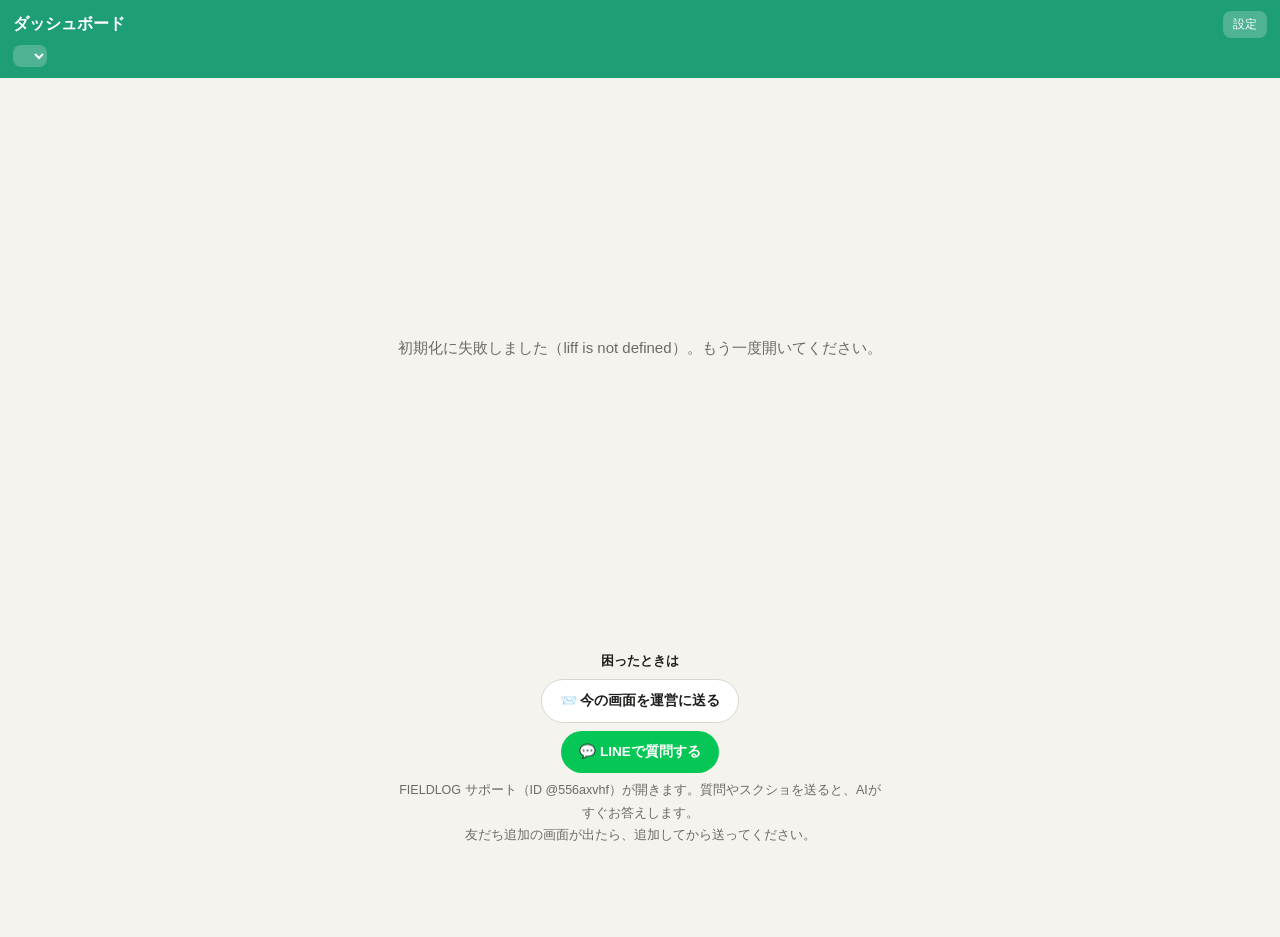
<file: dashboard.html>
<!DOCTYPE html>
<html lang="ja">
<head>
  <meta charset="UTF-8" />
  <meta name="viewport" content="width=device-width, initial-scale=1.0, viewport-fit=cover" />
  <title>ダッシュボード</title>
  <script src="https://static.line-scdn.net/liff/edge/2/sdk.js"></script>
  <link rel="stylesheet" href="./fla-tokens.css?v=2026-07-12" />
  <style>
    /* 設計: docs/PHASE2_DASHBOARD_DESIGN_DRAFT.md v0.4 §9〜§11
       見た目: docs/mockups/dashboard_c_detail_2026-08-23.html（案C v0.6）
       用語   : docs/UI_TERMINOLOGY.md（今期の売上／これから請求する分／要対応 …） */
    *,*::before,*::after{box-sizing:border-box;margin:0;padding:0;}
    body{font-family:-apple-system,BlinkMacSystemFont,"Hiragino Sans",sans-serif;background:var(--bg);color:var(--ink);min-height:100vh;-webkit-text-size-adjust:100%;}
    header{background:var(--acc);color:#fff;padding:11px 13px;padding-top:calc(11px + env(safe-area-inset-top));position:sticky;top:0;z-index:100;}
    header .top{display:flex;align-items:center;gap:8px;}
    header h1{font-size:16px;flex:1;}
    header .hbtn{background:rgba(255,255,255,.22);border:none;color:#fff;padding:5px 10px;border-radius:var(--r-sm);font-size:12px;font-family:inherit;cursor:pointer;}
    .ybar{display:flex;align-items:center;gap:8px;margin-top:7px;flex-wrap:wrap;}
    .ybar select{font-family:inherit;font-size:12.5px;padding:3px 7px;border-radius:var(--r-sm);border:none;background:rgba(255,255,255,.22);color:#fff;}
    .ybar select option{color:var(--ink);}
    .ynote{font-size:11px;opacity:.85;}

    #loading{display:flex;justify-content:center;align-items:center;height:60vh;font-size:15px;color:var(--sub);}
    #loading.hidden{display:none;}
    .screen{display:none;padding:10px 10px calc(26px + env(safe-area-inset-bottom));}
    .screen.on{display:block;}

    .c{background:var(--card);border-radius:var(--r);padding:12px;margin-bottom:9px;box-shadow:0 1px 3px rgba(0,0,0,.05);}
    .c-t{font-size:11.5px;color:var(--sub);display:flex;justify-content:space-between;align-items:center;margin-bottom:7px;gap:8px;}
    .c-t b{color:var(--ink);font-size:12.5px;}
    .c-t .lnk{color:var(--acc);font-weight:bold;cursor:pointer;white-space:nowrap;}
    .split{display:grid;grid-template-columns:1fr 1fr;gap:7px;}
    .tile{background:var(--bg);border-radius:var(--r-sm);padding:9px 10px;cursor:pointer;}
    .tile .k{font-size:10.5px;color:var(--sub);}
    .tile .v{font-size:16px;font-weight:bold;margin-top:2px;letter-spacing:-.3px;}
    .tile .n{font-size:10px;color:var(--sub);margin-top:1px;line-height:1.4;}
    .tile.in .v{color:var(--ok-ink);}
    .tile.mut .v,.tile.mut .n{color:#b3b1a8;}
    .kv{display:flex;justify-content:space-between;font-size:12.5px;padding:3px 0;gap:8px;}
    .kv .l{color:var(--sub);} .kv .r{font-weight:bold;white-space:nowrap;}
    .bar{height:8px;background:#eceae2;border-radius:999px;overflow:hidden;display:flex;margin:5px 0 3px;}
    .bar i{display:block;height:100%;}
    .b-done{background:var(--acc);} .b-rest{background:#a8d8c4;} .b-plan{background:#dfdccf;}
    .lg{font-size:10.5px;color:var(--sub);display:flex;gap:9px;flex-wrap:wrap;}
    .lg i{display:inline-block;width:8px;height:8px;border-radius:2px;margin-right:3px;vertical-align:middle;}
    .row{display:flex;align-items:center;gap:7px;padding:8px 0;border-bottom:1px solid var(--line);font-size:12.5px;}
    .row:last-child{border-bottom:none;}
    .row .nm{flex:1;min-width:0;font-weight:bold;white-space:nowrap;overflow:hidden;text-overflow:ellipsis;}
    .row .mt{color:var(--sub);font-size:11px;white-space:nowrap;}
    .row .am{font-weight:bold;white-space:nowrap;}
    .pill{font-size:10px;padding:2px 7px;border-radius:999px;white-space:nowrap;flex-shrink:0;}
    .p-warn{background:#fdecea;color:var(--warn);}
    .p-ok{background:var(--ok-bg);color:var(--ok-ink);}
    .p-cau{background:#fdf4e0;color:#a8781a;}
    .p-mut{background:#efeee7;color:var(--sub);}
    .tabs{display:flex;gap:5px;margin-bottom:9px;}
    .tab{flex:1;text-align:center;font-size:12px;padding:7px 0;border-radius:var(--r-sm);background:#fff;border:1px solid var(--line);color:var(--sub);cursor:pointer;}
    .tab.on{background:var(--acc);color:#fff;border-color:var(--acc);font-weight:bold;}
    .chart{display:flex;align-items:flex-end;gap:10px;height:98px;padding-top:6px;}
    .chart .col{flex:1;display:flex;flex-direction:column;justify-content:flex-end;align-items:center;height:100%;}
    .chart .stack{width:100%;display:flex;flex-direction:column;justify-content:flex-end;height:100%;}
    .chart .in{background:var(--acc);border-radius:3px 3px 0 0;min-height:1px;}
    .chart .out{background:#e3b5ae;border-radius:0 0 3px 3px;min-height:1px;}
    .chart .lab{font-size:10px;color:var(--sub);margin-top:4px;}
    .chart .amt{font-size:10px;font-weight:bold;}
    /* 請求書発行済み（入金待ち）のカード */
    .argrp{cursor:pointer;}
    .argrp .big{font-size:16px;font-weight:bold;letter-spacing:-.3px;}
    .hint{font-size:10px;color:var(--sub);margin-top:4px;line-height:1.45;}
    .b-ov{background:#e07a6a;} .b-tm{background:var(--acc);} .b-lt{background:#c9c6ba;} .b-nd{background:#efe6c8;}
    /* 売上と支払の折れ線 */
    .lchart{width:100%;height:auto;display:block;margin-top:2px;}
    .note{background:var(--info-bg);color:var(--info-ink);border-radius:var(--r-sm);padding:8px 10px;font-size:11.5px;line-height:1.55;}
    .setup{background:var(--bg);border:1px dashed #cfcdc2;border-radius:var(--r-sm);padding:9px 10px;font-size:11.5px;color:var(--sub);}
    .setup b{color:var(--ink);display:block;margin-bottom:2px;font-size:12.5px;}
    .btn{display:inline-block;background:var(--acc);color:#fff;font-size:12px;padding:7px 13px;border-radius:var(--r-sm);margin-top:7px;font-weight:bold;border:none;font-family:inherit;cursor:pointer;}
    .btn.g{background:#fff;color:var(--acc);border:1px solid var(--acc);}
    .btn.w{background:#fff;color:var(--warn);border:1px solid #f0c8c2;}
    .btn:active{opacity:.7;}
    .sec{font-size:11.5px;color:var(--sub);margin:12px 2px 6px;font-weight:bold;}
    .empty{padding:22px 14px;text-align:center;color:var(--sub);font-size:13px;line-height:1.7;}
    .sbody{display:none;border-top:1px solid var(--line);margin-top:8px;padding-top:8px;}
    .site.open .sbody{display:block;}
    .srow{display:flex;align-items:center;gap:7px;cursor:pointer;}
    .site{border-bottom:1px solid var(--line);padding:9px 0;}
    .site:first-child{padding-top:0;}
    .site:last-child{border-bottom:none;padding-bottom:0;}
    .tg{font-size:10px;color:var(--sub);transition:transform .15s;flex-shrink:0;}
    .site.open .srow .tg{transform:rotate(90deg);}
    input[type=text],input[type=number],input[type=month],input[type=date],select.f{
      font-family:inherit;font-size:15px;padding:7px 9px;border:1px solid var(--line);border-radius:var(--r-sm);width:100%;background:#fff;color:var(--ink);}
    input:focus,select.f:focus{outline:none;border-color:var(--acc);}
    .fl{font-size:11.5px;color:var(--sub);margin:9px 0 3px;}
    .inline{display:flex;gap:6px;align-items:center;}
    .inline input{flex:1;}
    .chips{display:flex;gap:6px;flex-wrap:wrap;}
    .chip{font-size:12px;padding:6px 11px;border-radius:999px;background:#fff;border:1px solid var(--line);color:var(--sub);cursor:pointer;}
    .chip.on{background:var(--acc);color:#fff;border-color:var(--acc);font-weight:bold;}
    #toast{position:fixed;left:50%;transform:translateX(-50%);bottom:26px;background:#333;color:#fff;font-size:13px;padding:10px 16px;border-radius:var(--r-sm);opacity:0;transition:opacity .2s;pointer-events:none;z-index:200;max-width:90%;}
    #toast.show{opacity:.94;} #toast.err{background:var(--warn);}
    /* 運営の「見るだけ」（?support=会社ID・お客さんが「全部」を許可している間だけ・2026-11-01） */
    .fla-support-bar{position:static !important;}
    body.support-mode .screen input, body.support-mode .screen select:not(.rf), body.support-mode .screen textarea{pointer-events:none;background:#f4f3ed;}
    body.support-mode [onclick^="togglePaid"]{pointer-events:none;}
    body.support-mode [onclick^="addMonth"], body.support-mode [onclick^="delMonth"], body.support-mode [onclick^="markPaid"],
    body.support-mode [onclick^="newLead"], body.support-mode [onclick^="saveLead"], body.support-mode [onclick^="wonLead"],
    body.support-mode [onclick^="lostLead"], body.support-mode [data-fla-snap]{display:none !important;}
    /* 日報（2026-11-01） */
    .rbar{display:flex;gap:6px;flex-wrap:wrap;margin-bottom:9px;}
    .rbar select{flex:1;min-width:0;font-family:inherit;font-size:13px;padding:7px 8px;border-radius:var(--r-sm);border:1px solid var(--line);background:#fff;color:var(--ink);}
    .rday{font-size:12.5px;font-weight:bold;display:flex;justify-content:space-between;gap:8px;margin-bottom:4px;}
    .rday span{font-weight:normal;color:var(--sub);font-size:11.5px;}
    .rrow{display:flex;gap:7px;align-items:flex-start;padding:7px 0;border-bottom:1px solid var(--line);font-size:12.5px;}
    .rrow:last-child{border-bottom:none;}
    .rrow .rm{flex:1;min-width:0;line-height:1.5;}
    .rrow .rs{color:var(--sub);font-size:11px;}
    .rnote{font-size:11.5px;margin-top:3px;line-height:1.5;word-break:break-word;white-space:pre-wrap;}
    .rnote.iss{color:var(--warn);}
    /* まとめて登録（2026-11-09・管理者が日報をまとめて入れる） */
    .bseg{display:grid;grid-template-columns:repeat(2,minmax(0,1fr));gap:4px;background:#e9e7df;padding:4px;border-radius:10px;margin-bottom:9px;}
    .bseg button{border:none;background:transparent;border-radius:var(--r-sm);min-height:44px;font-family:inherit;font-size:13px;color:#5c5b55;cursor:pointer;}
    .bseg button.on{background:#fff;color:var(--ink);font-weight:bold;box-shadow:0 1px 2px rgba(0,0,0,.08);}
    .bseg small{display:block;font-size:10.5px;font-weight:normal;color:var(--sub);}
    .bh{font-size:12.5px;font-weight:bold;display:flex;justify-content:space-between;align-items:center;gap:8px;margin-bottom:7px;}
    .bh span{font-weight:normal;color:var(--sub);font-size:11.5px;}
    .cal{display:grid;grid-template-columns:repeat(7,minmax(0,1fr));gap:3px;}
    .cal .wd{font-size:11px;color:var(--sub);text-align:center;}
    .cal button{height:40px;border-radius:var(--r-sm);border:1px solid var(--line);background:#fff;color:var(--ink);font-family:inherit;font-size:13px;display:flex;flex-direction:column;align-items:center;justify-content:center;gap:2px;cursor:pointer;padding:0;}
    .cal button.on{background:var(--acc);border-color:var(--acc);color:#fff;font-weight:bold;}
    .cal button:disabled{background:var(--bg);border-color:var(--bg);color:#b3b1a8;cursor:default;}
    .cal i{width:5px;height:5px;border-radius:50%;background:transparent;}
    .cal i.dot{background:var(--warn);} .cal button.on i.dot{background:#fff;}
    .calnav{display:flex;align-items:center;gap:6px;}
    .calnav button,.daynav button{width:40px;height:36px;border-radius:var(--r-sm);border:1px solid var(--line);background:#fff;color:var(--ink);font-size:16px;font-family:inherit;cursor:pointer;}
    .calnav button:disabled,.daynav button:disabled{color:#c9c6ba;cursor:default;}
    .daynav{display:flex;align-items:center;gap:6px;}
    .daynav input{flex:1;text-align:center;font-weight:bold;}
    .seg{display:flex;border:1px solid var(--line);border-radius:var(--r-sm);overflow:hidden;flex-shrink:0;}
    .seg button{min-width:46px;min-height:38px;border:none;background:#fff;color:var(--sub);font-family:inherit;font-size:12.5px;cursor:pointer;}
    .seg button.on{background:var(--acc);color:#fff;font-weight:bold;}
    .seg button.on.none{background:var(--sub);}
    .brow{padding:8px 0;border-bottom:1px solid var(--line);display:flex;flex-direction:column;gap:6px;}
    .brow:last-child{border-bottom:none;}
    .brow .top{display:flex;align-items:center;gap:8px;font-size:13px;}
    .brow .top .nm{flex:1;min-width:0;}
    .brow .ctl{display:flex;align-items:center;gap:6px;}
    .brow .ctl select{flex:1;min-width:0;font-size:14px;}
    .mini{font-size:11.5px;padding:5px 10px;border-radius:999px;border:1px solid var(--acc);background:#fff;color:var(--acc);font-family:inherit;cursor:pointer;white-space:nowrap;}
    .addsub{width:100%;margin-top:8px;font-size:12.5px;padding:10px;border-radius:var(--r-sm);border:1px dashed #cfcdc2;background:var(--bg);color:var(--sub);font-family:inherit;cursor:pointer;}
    .subrow{display:grid;grid-template-columns:minmax(0,1fr) 64px 64px 36px;gap:6px;align-items:end;padding:8px 0;border-bottom:1px solid var(--line);}
    .subrow .lbl{font-size:10.5px;color:var(--sub);margin-bottom:2px;}
    .subrow .del{height:38px;border:none;background:none;color:var(--warn);font-size:18px;cursor:pointer;}
    .bfoot{position:sticky;bottom:0;background:var(--bg);padding:8px 0 calc(4px + env(safe-area-inset-bottom));}
    .bsum{font-size:13px;text-align:center;margin-bottom:7px;}
    .bsum b{font-size:16px;}
    .bbig{display:flex;align-items:center;justify-content:center;width:100%;min-height:48px;background:var(--acc);color:#fff;border:none;border-radius:var(--r);font-family:inherit;font-size:15px;font-weight:bold;cursor:pointer;}
    .bbig.g{background:#fff;color:var(--acc);border:1px solid var(--acc);margin-top:8px;}
    .bbig:disabled{opacity:.5;cursor:default;}
    .bnote{border-radius:var(--r-sm);padding:9px 11px;font-size:12.5px;line-height:1.55;margin-bottom:9px;}
    .bnote.ok{background:var(--ok-bg);color:#146b4b;}
    .bnote.ng{background:#fdecea;color:#8f2617;}
    .absrow{display:flex;flex-direction:column;gap:6px;padding:6px 0;}
    .absrow .seg button{flex:1;min-height:40px;}
    .absrow .seg button.on{background:#8f2617;}
    .skip{color:#8a887f;text-decoration:line-through;}
  </style>
</head>
<body>

<header>
  <div class="top">
    <span class="hbtn" id="btn-back" style="display:none" onclick="go('home')">‹ 戻る</span>
    <h1 id="h-title">ダッシュボード</h1>
    <span class="hbtn" id="btn-settings" onclick="go('settings')">設定</span>
  </div>
  <div class="ybar" id="ybar">
    <select id="fy-sel" onchange="onFy(this.value)"></select>
    <span class="ynote" id="fy-note"></span>
  </div>
</header>

<div id="loading">読み込み中…</div>

<!-- ── ホーム ─────────────────────────────────────────────── -->
<div class="screen" id="s-home">
  <div class="c" id="tiles"></div>
  <div id="ar-card"></div>
  <div id="todo-card"></div>
  <div class="tabs">
    <div class="tab on" id="tab-money" onclick="setTab('money')">お金</div>
    <div class="tab" id="tab-sites" onclick="setTab('sites')">現場</div>
    <div class="tab" id="tab-primes" onclick="setTab('primes')">元請</div>
    <div class="tab" id="tab-reports" onclick="setTab('reports')">日報</div>
  </div>
  <div id="tabbody"></div>
</div>

<!-- ── 入金予定 ───────────────────────────────────────────── -->
<div class="screen" id="s-payin"><div id="payin-body"></div></div>
<!-- ── 要対応 ─────────────────────────────────────────────── -->
<div class="screen" id="s-todo"><div id="todo-body"></div></div>
<!-- ── 見込み案件 ─────────────────────────────────────────── -->
<div class="screen" id="s-leads"><div id="leads-body"></div></div>
<!-- ── 見込み案件フォーム ─────────────────────────────────── -->
<div class="screen" id="s-leadform"><div id="leadform-body"></div></div>
<!-- ── 設定 ───────────────────────────────────────────────── -->
<div class="screen" id="s-settings"><div id="settings-body"></div></div>
<!-- ── 日報をまとめて登録 ─────────────────────────────────── -->
<div class="screen" id="s-bulk"><div id="bulk-body"></div></div>

<div id="toast"></div>

<script src="./fla-core.js?v=2026-11-01b"></script>
<script src="./fla-support.js?v=2026-11-01"></script>
<script>
// ── 設定 ───────────────────────────────────────────────────────────────
// LIFF ID（2026-08-23 発行・チャネル「FLA現場メモ」／サイズFull／scope: openid+profile）
const LIFF_ID  = "2009694631-JZQ5AgVq";
let BILL_URL = "https://liff.line.me/2009694631-7HvWrIGj";   // 請求LIFF（請求をつくる導線）
const CAT = [["subcontract","外注費"],["material","材料費"],["other","その他"]];
const PROB = { high:["高（ほぼ決まり）",1], mid:["中（五分五分）",.5], low:["低（声かけ段階）",.2] };

// ── 状態 ───────────────────────────────────────────────────────────────
let cu   = null;
let cfg  = { closingDay:null, fyStartMonth:1, lowMarginPct:15, backlogMonths:3, laborCostPerDay:0 };
let db   = { sites:[], contracts:[], invoices:[], a2:{}, plans:[], months:[], leads:[], reports:[], workers:[] };
let calc = [];               // 現場ごとの集計
let sum  = {};               // 会社サマリー
let todos = [];              // 要対応
let fy = null, tab = "money", screen = "home", leadDraft = null, sortMode = "margin";

const rGet   = (p)          => FLA.rest(p);
// 運営の「見るだけ」では書き込みを送らない（DB 側でも読むことしかできない）
const readOnly = () => { toast("運営は見るだけです（変更はできません）", true); return Promise.resolve({ ok: false, status: 403, json: async () => [] }); };
const rPost  = (p, b, pf)   => cu && cu.support ? readOnly() : FLA.rest(p, { method:"POST",  headers:{ "Content-Type":"application/json", "Prefer": pf || "return=representation" }, body: JSON.stringify(b) });
const rPatch = (p, b)       => cu && cu.support ? readOnly() : FLA.rest(p, { method:"PATCH", headers:{ "Content-Type":"application/json", "Prefer":"return=minimal" }, body: JSON.stringify(b) });
const rDel   = (p)          => cu && cu.support ? readOnly() : FLA.rest(p, { method:"DELETE" });
const enc = (s) => encodeURIComponent(s);
const esc = (s) => FLA.esc(s);
const fmt = (n) => "¥" + Number(Math.round(n||0)).toLocaleString("ja-JP");
const man = (n) => { const v = Math.round((n||0)/10000); return (v>=0?"+":"") + v + "万"; };

// ── 初期化 ─────────────────────────────────────────────────────────────
(async () => {
  try {
    await liff.init({ liffId: LIFF_ID });
    if (!liff.isLoggedIn()) { liff.login(); return; }
    const p = await liff.getProfile();
    cu = { lineId: p.userId };
    const supportCid = FLA.supportCompanyId();
    if (supportCid) {
      let d;
      try { d = await FLA.openSupport(supportCid, "all"); } catch (e) { return fail(esc(e.message)); }
      cu = { ...cu, workerId: null, name: "運営（見るだけ）", role: "support", companyId: supportCid, companyName: d.company_name || "", canBill: true, support: true };
      BILL_URL += "?support=" + encodeURIComponent(supportCid);
      await loadAll();
      return;
    }
    await FLA.ensureToken();
    await boot();
  } catch (e) {
    if (e && e.code === "NOT_REGISTERED") {
      document.getElementById("loading").innerHTML = FLA.notRegisteredHtml();
    } else {
      document.getElementById("loading").textContent = "初期化に失敗しました（" + (e?.message ?? e) + "）。もう一度開いてください。";
    }
  }
})();

async function boot() {
  const res = await rGet(`/workers?line_user_id=eq.${enc(cu.lineId)}&select=id,name,role,company_id,can_bill,companies(name)`);
  if (!res.ok) return fail("利用者の取得に失敗しました (HTTP " + res.status + ")");
  const rows = await res.json();
  if (!rows.length) return fail("登録されていません。管理者に連絡してください。");
  const w = rows[0];
  cu = { ...cu, workerId:w.id, name:w.name, role:w.role, companyId:w.company_id,
         companyName:w.companies?.name ?? "", canBill:!!w.can_bill };
  // 請負・請求・支払は RLS が can_bill 必須（形B）。画面側も同じ基準で出し分ける。
  if (!cu.canBill) return fail("この画面は請求を扱う権限のある方（社長・事務担当）のみご覧いただけます。<br>管理者に連絡してください。");
  await loadAll();
}

// ── 読み込み ───────────────────────────────────────────────────────────
async function loadAll() {
  const c = cu.companyId;
  const [gr, sr, cr, ir, lr, pr, mr, ld, rr, wr, cwr] = await Promise.all([
    rGet(`/company_settings?company_id=eq.${c}&select=closing_day,fiscal_year_start_month,low_margin_pct,backlog_alert_months,labor_cost_per_day`),
    rGet(`/sites?company_id=eq.${c}&select=id,name,status,created_at,target_margin_pct,prime_contractor_id,prime_contractors(id,name,closing_day,payment_month_offset,payment_day)&order=name`),
    rGet(`/construction_contracts?company_id=eq.${c}&select=id,site_id,prime_contractor_id,contract_amount,status,title`),
    rGet(`/billing_invoices?company_id=eq.${c}&status=neq.void&select=id,site_id,prime_contractor_id,status,invoice_type,invoice_number,period_start,period_end,subtotal_amount,total_amount,issued_at,paid_on&order=period_end`),
    rGet(`/billing_invoice_lines?company_id=eq.${c}&mode=eq.A2_rate&select=contract_id,amount,billing_invoices!inner(status)&billing_invoices.status=eq.issued`),
    rGet(`/site_payment_plans?company_id=eq.${c}&select=id,site_id,category,planned_amount`),
    rGet(`/site_payment_months?company_id=eq.${c}&select=id,plan_id,month,amount,is_paid&order=month`),
    rGet(`/sales_leads?company_id=eq.${c}&select=id,name,prime_contractor_id,prime_name,amount,probability,start_month,status&order=created_at.desc`),
    rGet(`/report_details?company_id=eq.${c}&is_subcontractor=eq.false&select=site_id,worker_id,duration,report_date`),
    // 運営の見るだけでは古い日給の列は読めない（日給は下の worker_labor_costs から）
    rGet(`/workers?company_id=eq.${c}&select=${cu.support ? "id,name" : "id,name,labor_cost_per_day"}`),
    // 作業員ごとの日給は、管理者・請求権限の人だけが読める別の表（2026-10 worker_labor_costs）
    rGet(`/worker_labor_costs?company_id=eq.${c}&select=worker_id,labor_cost_per_day`),
  ]);
  if (!sr.ok || !cr.ok || !ir.ok) return fail("データの取得に失敗しました。時間をおいて開き直してください。");

  if (gr.ok) {
    const s = (await gr.json())[0] || {};
    cfg = { closingDay: s.closing_day ?? null, fyStartMonth: s.fiscal_year_start_month ?? 1,
            lowMarginPct: s.low_margin_pct ?? 15, backlogMonths: Number(s.backlog_alert_months ?? 3),
            laborCostPerDay: s.labor_cost_per_day ?? 0 };
  }
  db.sites     = await sr.json();
  db.contracts = await cr.json();
  db.invoices  = await ir.json();
  db.a2 = {};
  if (lr.ok) (await lr.json()).forEach(r => { db.a2[r.contract_id] = (db.a2[r.contract_id]||0) + (r.amount||0); });
  db.plans   = pr.ok ? await pr.json() : [];
  db.months  = mr.ok ? await mr.json() : [];
  db.leads   = ld.ok ? await ld.json() : [];
  db.reports = rr.ok ? await rr.json() : [];
  db.workers = wr.ok ? await wr.json() : [];
  // 新しい表が読めたら、そちらの日給を使う（表がまだ無い間は、旧列 workers.labor_cost_per_day のまま）
  if (cwr.ok) {
    const costs = new Map((await cwr.json()).map(x => [x.worker_id, x.labor_cost_per_day]));
    db.workers = db.workers.map(w => ({ ...w, labor_cost_per_day: costs.has(w.id) ? costs.get(w.id) : null }));
  }

  buildAll();
  buildYears();
  render();
  document.getElementById("loading").classList.add("hidden");
  go("home");
}

async function reload(msg) { await loadAll(); if (msg) toast(msg); }

// ── 日付ユーティリティ ─────────────────────────────────────────────────
function today()      { const d = new Date(); return iso(d.getFullYear(), d.getMonth(), d.getDate()); }
function iso(y,m,d)   { return `${y}-${String(m+1).padStart(2,"0")}-${String(d).padStart(2,"0")}`; }
function lastDay(y,m) { return new Date(y, m+1, 0).getDate(); }
function ymOf(isoStr) { return String(isoStr).slice(0,7); }
function thisYm()     { const d = new Date(); return `${d.getFullYear()}-${String(d.getMonth()+1).padStart(2,"0")}`; }
function ymPlus(ym,n) { const [y,m] = ym.split("-").map(Number); const d = new Date(y, m-1+n, 1); return `${d.getFullYear()}-${String(d.getMonth()+1).padStart(2,"0")}`; }
function ymLabel(ym)  { return +ym.slice(5,7) + "月"; }
function fmtDate(s)   { if (!s) return ""; const [,m,d] = String(s).split("-"); return `${+m}/${+d}`; }
function daysBetween(a,b){ return Math.round((new Date(b) - new Date(a)) / 86400000); }

// 会計年度（開始月ベース）
function fyOf(isoStr) { if (!isoStr) return null; const y=+String(isoStr).slice(0,4), m=+String(isoStr).slice(5,7); return m >= cfg.fyStartMonth ? y : y-1; }
function fyLabel(y)   { return cfg.fyStartMonth === 1 ? `${y}年` : `${y}年度（${cfg.fyStartMonth}月開始）`; }
function currentFy()  { return fyOf(today()); }
function fyRange(y)   { const s = iso(y, cfg.fyStartMonth-1, 1); const e2 = new Date(y+1, cfg.fyStartMonth-1, 0); return [s, iso(e2.getFullYear(), e2.getMonth(), e2.getDate())]; }
function inFy(isoStr, y) { if (!isoStr) return false; const [s,e] = fyRange(y); const d = String(isoStr).slice(0,10); return d >= s && d <= e; }

// 入金予定日 ＝ 締め日(period_end)の payment_month_offset ヶ月後の payment_day 日（31=末日）
function dueDateOf(inv) {
  const prime = primeOf(inv);
  if (!prime || prime.payment_month_offset == null || prime.payment_day == null) return null;
  const [y,m,d] = String(inv.period_end).split("-").map(Number);
  const base = new Date(y, m-1+prime.payment_month_offset, 1);
  const by = base.getFullYear(), bm = base.getMonth();
  const day = prime.payment_day >= 31 ? lastDay(by,bm) : Math.min(prime.payment_day, lastDay(by,bm));
  return iso(by, bm, day);
}
function primeOf(inv) {
  const site = db.sites.find(s => s.id === inv.site_id);
  if (site?.prime_contractors) return site.prime_contractors;
  const viaContract = db.sites.map(s => s.prime_contractors).find(p => p && p.id === inv.prime_contractor_id);
  return viaContract || null;
}

// ── 集計 ───────────────────────────────────────────────────────────────
function laborRate(workerId) {
  const w = db.workers.find(x => x.id === workerId);
  return (w && w.labor_cost_per_day != null) ? w.labor_cost_per_day : cfg.laborCostPerDay;
}
function laborOf(filterFn) {
  return db.reports.filter(filterFn).reduce((n,r) => n + laborRate(r.worker_id) * (r.duration === "full" ? 1 : 0.5), 0);
}

function buildAll() {
  const issued = db.invoices.filter(i => i.status === "issued");

  calc = db.sites.map(s => {
    const contracts = db.contracts.filter(x => x.site_id === s.id);
    const contractTotal = contracts.reduce((n,x) => n + (x.contract_amount||0), 0);
    const billedA2 = contracts.reduce((n,x) => n + (db.a2[x.id]||0), 0);
    const sIssued  = issued.filter(i => i.site_id === s.id);
    const invoiceSubtotal = sIssued.reduce((n,i) => n + (i.subtotal_amount||0), 0);
    const hasContract = contracts.length > 0 && contractTotal > 0;
    const billed = hasContract ? billedA2 : invoiceSubtotal;

    const plans = db.plans.filter(p => p.site_id === s.id);
    const planIds = plans.map(p => p.id);
    const months = db.months.filter(m => planIds.includes(m.plan_id));
    const planTotal = plans.reduce((n,p) => n + (p.planned_amount||0), 0);
    const paidTotal = months.filter(m => m.is_paid).reduce((n,m) => n + (m.amount||0), 0);
    const labor = laborOf(r => r.site_id === s.id);

    const costNow = paidTotal + labor;
    const costPlan = planTotal + labor;
    const hasCost = months.length > 0 || labor > 0;
    const marginNow  = (billed > 0 && hasCost) ? (billed - costNow) / billed * 100 : null;
    const marginFinal = (contractTotal > 0 && (planTotal > 0 || labor > 0)) ? (contractTotal - costPlan) / contractTotal * 100 : null;
    const targetPct = s.target_margin_pct != null ? s.target_margin_pct : cfg.lowMarginPct;

    // 未請求判定（billing.html の二重発行ガードと同じ期間の取り方）
    const cd = s.prime_contractors?.closing_day ?? null;
    const { periodStart, periodEnd } = FLA.billingPeriod(cd);
    const inPeriod  = db.invoices.filter(i => i.site_id === s.id && i.period_end === periodEnd);
    const hasIssued = inPeriod.some(i => i.status === "issued");
    const hasDraft  = inPeriod.some(i => i.status === "draft");
    const isActive  = s.status === "active";

    const firstIssued = sIssued.map(i => i.period_end).sort()[0] || null;

    return { site:s, primeName:s.prime_contractors?.name ?? "", primeId:s.prime_contractor_id || "none",
      isActive, contracts, contractTotal, billedA2, invoiceSubtotal, hasContract, billed, sIssued,
      backlog: Math.max(0, contractTotal - billedA2),
      pct: contractTotal ? Math.max(0, Math.min(100, billedA2/contractTotal*100)) : 0,
      plans, months, planTotal, paidTotal, labor, costNow, costPlan, marginNow, marginFinal, targetPct,
      lowMargin: marginNow != null && marginNow < targetPct,
      periodStart, periodEnd,
      unbilled: isActive && !hasIssued && !hasDraft,
      draftOnly: isActive && !hasIssued && hasDraft,
      fy: firstIssued ? fyOf(firstIssued) : fyOf(String(s.created_at).slice(0,10)),
    };
  });

  buildSummary();
  buildTodos();
}

function buildSummary() {
  const y = fy ?? currentFy();
  const issued = db.invoices.filter(i => i.status === "issued");
  const ym = thisYm();

  // 今月 入る／出る
  const dues = issued.map(i => ({ inv:i, due:dueDateOf(i) })).filter(x => x.due);
  const inThis = dues.filter(x => ymOf(x.due) === ym);
  const inMonth = inThis.reduce((n,x) => n + (x.inv.total_amount || x.inv.subtotal_amount || 0), 0);
  const inPaid  = inThis.filter(x => x.inv.paid_on).reduce((n,x) => n + (x.inv.total_amount || x.inv.subtotal_amount || 0), 0);
  const outThis = db.months.filter(m => ymOf(m.month) === ym);
  const outMonth = outThis.reduce((n,m) => n + (m.amount||0), 0);
  const outPaid  = outThis.filter(m => m.is_paid).reduce((n,m) => n + (m.amount||0), 0);

  // 今期
  const salesFY = issued.filter(i => inFy(i.period_end, y)).reduce((n,i) => n + (i.subtotal_amount||0), 0);
  const paidFY  = db.months.filter(m => m.is_paid && inFy(m.month, y)).reduce((n,m) => n + (m.amount||0), 0);
  const laborFY = laborOf(r => inFy(r.report_date, y));
  const grossFY = salesFY - (paidFY + laborFY);
  const backlog = calc.filter(x => x.fy === y || x.isActive).reduce((n,x) => n + x.backlog, 0);
  const openLeads = db.leads.filter(l => l.status === "open");
  const leadTotal = openLeads.reduce((n,l) => n + (l.amount||0), 0);
  const leadWeighted = openLeads.reduce((n,l) => n + (l.amount||0) * (PROB[l.probability]?.[1] ?? .5), 0);

  // 請求書発行済み（入金待ち）＝入金予定の月にかかわらず、発行済みで未入金の請求（税込）。遅延／今月予定／来月以降／予定日未設定
  const amtOf = i => (i.total_amount || i.subtotal_amount || 0);
  const td = today();
  const unpaidAll = issued.filter(i => !i.paid_on);
  const unpaidDue = dues.filter(x => !x.inv.paid_on);
  const bucket = list => ({ amt: list.reduce((n,x) => n + amtOf(x.inv || x), 0), n: list.length });
  const ar = {
    total: unpaidAll.reduce((n,i) => n + amtOf(i), 0), count: unpaidAll.length,
    overdue: bucket(unpaidDue.filter(x => x.due < td)),
    thisM:   bucket(unpaidDue.filter(x => x.due >= td && ymOf(x.due) === ym)),
    later:   bucket(unpaidDue.filter(x => ymOf(x.due) > ym)),
    noDue:   bucket(unpaidAll.filter(i => !dueDateOf(i))),
  };
  // 遅れていた分の回収＝予定月が今月より前で、今月に入金済みにしたもの（「今月 入る」の合計には入らないので別枠で見せる）
  const lateList = dues.filter(x => x.inv.paid_on && ymOf(x.inv.paid_on) === ym && ymOf(x.due) < ym);
  const lateCollected = lateList.reduce((n,x) => n + amtOf(x.inv), 0);
  // 今期の売上のうち入金済み／入金待ち（税抜・締め日基準）
  const salesPaidFY = issued.filter(i => inFy(i.period_end, y) && i.paid_on).reduce((n,i) => n + (i.subtotal_amount||0), 0);

  // 月平均の売上（年度の経過月数で割る）
  const [fs] = fyRange(y);
  const elapsed = Math.max(1, Math.min(12, (new Date(today()).getFullYear()*12 + new Date(today()).getMonth()) - (new Date(fs).getFullYear()*12 + new Date(fs).getMonth()) + 1));
  const avgMonth = salesFY / elapsed;
  const monthsOfWork = avgMonth > 0 ? (backlog + leadTotal) / avgMonth : null;

  // 3ヶ月の見通し
  const chart = [0,1,2].map(k => {
    const m = ymPlus(ym, k);
    const cin  = dues.filter(x => ymOf(x.due) === m).reduce((n,x) => n + (x.inv.total_amount || x.inv.subtotal_amount || 0), 0);
    const cout = db.months.filter(z => ymOf(z.month) === m).reduce((n,z) => n + (z.amount||0), 0);
    return { ym:m, in:cin, out:cout };
  });

  // 売上と支払（月ごと・今期）＝売上は締め月(period_end)・税抜、支払は登録月。年度初月〜（今月 or データのある最後の月）
  const [fs0, fe0] = fyRange(y);
  const fyEndYm = ymOf(fe0);
  const dataYms = issued.filter(i => inFy(i.period_end, y)).map(i => ymOf(i.period_end))
    .concat(db.months.filter(m => inFy(m.month, y)).map(m => ymOf(m.month)));
  let endYm = y === currentFy() ? ym : fyEndYm;
  dataYms.forEach(d => { if (d > endYm) endYm = d; });
  if (endYm > fyEndYm) endYm = fyEndYm;
  const line = [];
  for (let k = 0, m = ymOf(fs0); k < 12 && m <= endYm; k++, m = ymPlus(m, 1)) {
    line.push({ ym:m,
      sales: issued.filter(i => ymOf(i.period_end) === m).reduce((n,i) => n + (i.subtotal_amount||0), 0),
      pay:   db.months.filter(z => ymOf(z.month) === m).reduce((n,z) => n + (z.amount||0), 0) });
  }

  const hasPaySite = db.plans.length > 0 || db.months.length > 0;
  const hasDue = db.sites.some(s => s.prime_contractors && s.prime_contractors.payment_month_offset != null);

  sum = { y, inMonth, inPaid, outMonth, outPaid, salesFY, paidFY, laborFY, grossFY,
          marginFY: salesFY > 0 ? grossFY/salesFY*100 : null, backlog, leadTotal, leadWeighted,
          monthsOfWork, avgMonth, chart, hasDue, hasPaySite, elapsed,
          ar, lateCollected, lateList, salesPaidFY, salesUnpaidFY: salesFY - salesPaidFY, line };
}

function buildTodos() {
  const y = fy ?? currentFy();
  todos = [];
  calc.filter(x => x.unbilled && (x.fy === y || x.isActive)).forEach(x => todos.push({
    kind:"unbilled", label:"請求漏れ", name:x.site.name, sub:`${fmtDate(x.periodStart)}〜${fmtDate(x.periodEnd)}締め分`,
    amount:null, siteId:x.site.id }));
  db.invoices.filter(i => i.status === "issued" && !i.paid_on).forEach(i => {
    const due = dueDateOf(i);
    if (due && due < today()) todos.push({ kind:"overdue", label:"入金遅延", name:(primeOf(i)?.name ?? "元請未設定"),
      sub:`${fmtDate(i.period_end)}締め分・${due.slice(5).replace("-","/")}予定から${daysBetween(due, today())}日`,
      amount:(i.total_amount || i.subtotal_amount || 0), invId:i.id, invNo:i.invoice_number });
  });
  calc.filter(x => x.lowMargin && (x.fy === y || x.isActive)).forEach(x => todos.push({
    kind:"low", label:"低採算", name:x.site.name, sub:`目標 ${x.targetPct}% に対して ${x.marginNow.toFixed(1)}%`,
    amount:null, siteId:x.site.id }));
  if (sum.monthsOfWork != null && sum.monthsOfWork < cfg.backlogMonths) todos.push({
    kind:"backlog", label:"仕事量", name:"受注残＋見込みが少なめ",
    sub:`約 ${sum.monthsOfWork.toFixed(1)}ヶ月分（目安 ${cfg.backlogMonths}ヶ月）`, amount:null });
}

function buildYears() {
  const years = new Set(calc.map(x => x.fy).filter(v => v != null));
  db.invoices.filter(i => i.status === "issued").forEach(i => years.add(fyOf(i.period_end)));
  years.add(currentFy());
  const list = [...years].filter(v => v != null).sort((a,b) => b-a);
  if (fy == null) fy = list.includes(currentFy()) ? currentFy() : list[0];
  document.getElementById("fy-sel").innerHTML = list.map(y => `<option value="${y}"${y===fy?" selected":""}>${esc(fyLabel(y))}</option>`).join("");
  document.getElementById("fy-note").textContent = `${cu.companyName}／${new Date().getMonth()+1}月${new Date().getDate()}日`;
}

function onFy(v) { fy = +v; buildSummary(); buildTodos(); render(); }
function setTab(t) { tab = t; ["money","sites","primes","reports"].forEach(k => document.getElementById("tab-"+k).classList.toggle("on", k===t)); renderTab(); }

// ── 画面切替 ───────────────────────────────────────────────────────────
function go(name) {
  screen = name;
  ["home","payin","todo","leads","leadform","settings","bulk"].forEach(k => document.getElementById("s-"+k).classList.toggle("on", k===name));
  const titles = { home:"ダッシュボード", payin:"入金予定", todo:"要対応", leads:"見込み案件", leadform:"見込み案件", settings:"ダッシュボードの設定", bulk:"日報をまとめて登録" };
  document.getElementById("h-title").textContent = titles[name];
  document.getElementById("btn-back").style.display = name === "home" ? "none" : "inline-block";
  document.getElementById("btn-settings").style.display = name === "home" ? "inline-block" : "none";
  document.getElementById("ybar").style.display = name === "home" ? "flex" : "none";
  window.scrollTo(0,0);
  if (name === "payin") renderPayin();
  if (name === "todo") renderTodo();
  if (name === "leads") renderLeads();
  if (name === "settings") renderSettings();
  if (name === "bulk") renderBulk();
}

// ── 描画: ホーム ───────────────────────────────────────────────────────
function render() { renderTiles(); renderTodoCard(); renderTab(); }

function renderTiles() {
  const gross = sum.hasPaySite || sum.laborFY > 0
    ? `粗利 ${fmt(sum.grossFY)}（${sum.marginFY != null ? sum.marginFY.toFixed(1) : "—"}%）`
    : "粗利は支払の登録後";
  document.getElementById("tiles").innerHTML = `
    <div class="split">
      <div class="tile ${sum.hasDue ? "in" : "mut"}" onclick="go('payin')">
        <div class="k">今月 入る</div>
        <div class="v">${sum.hasDue ? fmt(sum.inMonth) : "—"}</div>
        <div class="n">${sum.hasDue ? "入金済み " + fmt(sum.inPaid) + (sum.lateCollected ? "<br>＋遅れていた分の回収 " + fmt(sum.lateCollected) : "") : "元請の入金サイト 未設定"}</div>
      </div>
      <div class="tile ${sum.hasPaySite ? "" : "mut"}" onclick="setTab('sites')">
        <div class="k">今月 出る</div>
        <div class="v">${sum.hasPaySite ? fmt(sum.outMonth) : "—"}</div>
        <div class="n">${sum.hasPaySite ? "支払済み " + fmt(sum.outPaid) : "支払 未登録"}</div>
      </div>
    </div>
    <div class="split" style="margin-top:7px">
      <div class="tile" onclick="setTab('sites')">
        <div class="k">今期の売上</div><div class="v">${fmt(sum.salesFY)}</div><div class="n">${esc(gross)}</div>
      </div>
      <div class="tile" onclick="go('leads')">
        <div class="k">これから請求する分</div><div class="v">${fmt(sum.backlog)}</div>
        <div class="n">＋見込み ${fmt(sum.leadTotal)}</div>
      </div>
    </div>`;
  document.getElementById("ar-card").innerHTML = arCardHtml();
}

// 🧾 請求書発行済み（入金待ち）＝発行した請求書が、入金予定の月にかかわらず全部入る箱。
//   これから請求 → 発行 → ここ → 「入金済」で消える、というお金の通り道を見せる（発行済みの請求が1枚もない会社では出さない）
function arLegendHtml() {
  const a = sum.ar;
  const part = (label, b, cls) => b.n ? `<span><i class="${cls}"></i>${label} ${fmt(b.amt)}（${b.n}枚）</span>` : "";
  return `<div class="lg">${part("遅延", a.overdue, "b-ov")}${part("今月予定", a.thisM, "b-tm")}${part("来月以降", a.later, "b-lt")}${part("予定日未設定", a.noDue, "b-nd")}${a.count ? "" : "<span>入金待ちはありません</span>"}</div>`;
}
function arCardHtml() {
  if (!db.invoices.some(i => i.status === "issued")) return "";
  const a = sum.ar;
  const seg = (b, cls) => (a.total && b.amt) ? `<i class="${cls}" style="width:${b.amt / a.total * 100}%"></i>` : "";
  return `<div class="c argrp" onclick="go('payin')">
    <div class="c-t"><b>🧾 請求書発行済み（入金待ち）</b><span>${a.count}枚・税込</span></div>
    <div class="kv"><span class="l">合計</span><span class="r big">${fmt(a.total)}</span></div>
    <div class="bar">${seg(a.overdue, "b-ov")}${seg(a.thisM, "b-tm")}${seg(a.later, "b-lt")}${seg(a.noDue, "b-nd")}</div>
    ${arLegendHtml()}
    <div class="lg" style="display:block;line-height:1.5;margin-top:6px">今期の売上 ${fmt(sum.salesFY)}（税抜）＝ 入金済み ${fmt(sum.salesPaidFY)} ＋ 入金待ち ${fmt(sum.salesUnpaidFY)}</div>
    <div class="hint">発行した請求書は、入金予定の月にかかわらず全部ここに入り、「入金済」にすると消えます。「今月 入る」はこのうち今月予定の分です。</div></div>`;
}

// 売上と支払の折れ線（ライブラリなし・SVG直書き）。rows=[{ym, sales, pay}]
function lineChartSvg(rows) {
  const W = 340, H = 156, L = 20, R = 20, T = 20, B = 24;
  const max = Math.max(1, ...rows.map(r => Math.max(r.sales, r.pay)));
  const n = rows.length;
  const x = i => n > 1 ? L + i * (W - L - R) / (n - 1) : W / 2;
  const y = v => T + (H - T - B) * (1 - v / max);
  const pathOf = key => rows.map((r,i) => (i ? "L" : "M") + x(i).toFixed(1) + " " + y(r[key]).toFixed(1)).join(" ");
  const manV = v => v ? Math.round(v / 10000) : 0;
  const ym = thisYm();
  let g = "";
  [0, .5, 1].forEach(f => { g += `<line x1="${L}" y1="${y(max*f).toFixed(1)}" x2="${W-R}" y2="${y(max*f).toFixed(1)}" stroke="#e2e0d8" stroke-width="1"/>`; });
  const cur = rows.findIndex(r => r.ym === ym);
  if (cur >= 0) g += `<rect x="${(x(cur) - 14).toFixed(1)}" y="${T}" width="28" height="${H - T - B}" fill="#1d9e75" opacity=".07"/>`;
  const lines = `<path d="${pathOf("pay")}" fill="none" stroke="#e07a6a" stroke-width="2" stroke-linejoin="round"/>` +
                `<path d="${pathOf("sales")}" fill="none" stroke="#1d9e75" stroke-width="2.4" stroke-linejoin="round"/>`;
  const dots = rows.map((r,i) =>
    `<circle cx="${x(i).toFixed(1)}" cy="${y(r.pay).toFixed(1)}" r="3" fill="#e07a6a"/>` +
    `<circle cx="${x(i).toFixed(1)}" cy="${y(r.sales).toFixed(1)}" r="3.4" fill="#1d9e75"/>` +
    (r.sales ? `<text x="${x(i).toFixed(1)}" y="${(y(r.sales) - 6).toFixed(1)}" font-size="9.5" font-weight="bold" fill="#178a66" text-anchor="middle">${manV(r.sales)}</text>` : "") +
    (r.pay ? `<text x="${x(i).toFixed(1)}" y="${(y(r.pay) + 12).toFixed(1)}" font-size="9.5" fill="#b8503f" text-anchor="middle">${manV(r.pay)}</text>` : "") +
    `<text x="${x(i).toFixed(1)}" y="${H - 6}" font-size="10" fill="${i === cur ? "#178a66" : "#6b6a63"}" font-weight="${i === cur ? "bold" : "normal"}" text-anchor="middle">${ymLabel(r.ym)}</text>`
  ).join("");
  return `<svg class="lchart" viewBox="0 0 ${W} ${H}" xmlns="http://www.w3.org/2000/svg" role="img" aria-label="売上と支払の月別推移">${g}${lines}${dots}</svg>`;
}

function renderTodoCard() {
  const el = document.getElementById("todo-card");
  if (!todos.length) {
    el.innerHTML = `<div class="c"><div class="c-t"><b style="color:var(--ok-ink)">要対応はありません</b></div>
      <div class="note">請求漏れ・入金遅延・低採算の現場は見つかりませんでした。</div></div>`;
    return;
  }
  el.innerHTML = `<div class="c" style="border:1px solid #f0c8c2">
    <div class="c-t"><b style="color:var(--warn)">要対応 ${todos.length}件</b><span class="lnk" onclick="go('todo')">すべて見る ›</span></div>
    ${todos.slice(0,3).map(t => `<div class="row">
      <span class="pill ${t.kind==="low"||t.kind==="backlog"?"p-cau":"p-warn"}">${esc(t.label)}</span>
      <span class="nm">${esc(t.name)}</span>
      <span class="${t.amount!=null?"am":"mt"}">${t.amount!=null?fmt(t.amount):esc(t.sub)}</span></div>`).join("")}
    ${todos.length>3?`<div class="row"><span class="mt">ほか ${todos.length-3}件</span></div>`:""}
  </div>`;
}

function renderTab() {
  const el = document.getElementById("tabbody");
  if (tab === "money")  el.innerHTML = moneyHtml();
  if (tab === "sites")  el.innerHTML = sitesHtml();
  if (tab === "primes") el.innerHTML = primesHtml();
  if (tab === "reports") { el.innerHTML = reportsHtml(); loadReports(); }
}

// ── 日報（2026-11-01・社長と、許可があるときの運営の見るだけで同じ画面）────────
// LINE で送られた日報を月ごと・現場ごとに見る。直すのは LINE の「日報修正」から（この画面は見るだけ）。
const rpt = { ym: thisYm(), site: "", cache: {} };
const WD = ["日","月","火","水","木","金","土"];
function reportsHtml() {
  const months = [];
  const d = new Date(); d.setDate(1);
  for (let i = 0; i < 13; i++) { months.push(`${d.getFullYear()}-${String(d.getMonth()+1).padStart(2,"0")}`); d.setMonth(d.getMonth()-1); }
  if (!months.includes(rpt.ym)) rpt.ym = months[0];
  // 運営の「見るだけ」には出さない（EF 側でも can_bill の本人以外は弾く）
  const bulkBtn = cu.support ? "" : `<button class="bbig" style="margin-bottom:4px" onclick="openBulk()">＋ まとめて登録</button>
    <div class="hint" style="margin:0 2px 9px">LINEで報告できなかった分を、まとめて入力できます</div>`;
  return `${bulkBtn}<div class="rbar">
      <select class="rf" onchange="rpt.ym=this.value;loadReports()">${months.map(m => `<option value="${m}" ${m===rpt.ym?"selected":""}>${Number(m.slice(0,4))}年${Number(m.slice(5))}月</option>`).join("")}</select>
      <select class="rf" onchange="rpt.site=this.value;drawReports()"><option value="">すべての現場</option>${db.sites.map(x => `<option value="${esc(x.id)}" ${x.id===rpt.site?"selected":""}>${esc(x.name)}</option>`).join("")}</select>
    </div>
    <div id="rpt-body"><div class="c empty">読み込み中…</div></div>`;
}
// 1ヶ月分の日報と休みを読む（日報タブと「まとめて登録」のカレンダーで共用）。失敗時は false
async function fetchMonth(ym) {
  if (rpt.cache[ym]) return true;
  const c = cu.companyId, from = ym + "-01", to = ym + "-" + String(lastDay(Number(ym.slice(0,4)), Number(ym.slice(5))-1)).padStart(2,"0");
  const [rr, ar] = await Promise.all([
    rGet(`/report_details?company_id=eq.${c}&report_date=gte.${from}&report_date=lte.${to}&select=id,report_date,site_id,worker_id,duration,work_description,issue_text,handover_text,is_subcontractor,subcontractor_name,subcontractor_worker_name,reported_by&order=report_date.desc,created_at.asc`),
    rGet(`/daily_absences?company_id=eq.${c}&absence_date=gte.${from}&absence_date=lte.${to}&select=absence_date,worker_id`),
  ]);
  if (!rr.ok) return false;
  rpt.cache[ym] = { reports: await rr.json(), absences: ar.ok ? await ar.json() : [] };
  return true;
}
async function loadReports() {
  const ym = rpt.ym;
  if (!(await fetchMonth(ym))) { const b = document.getElementById("rpt-body"); if (b) b.innerHTML = '<div class="c empty">日報を読み込めませんでした。開き直してください。</div>'; return; }
  if (ym === rpt.ym) drawReports();
}
function drawReports() {
  const body = document.getElementById("rpt-body");
  const data = rpt.cache[rpt.ym];
  if (!body || !data) return;
  const wName = new Map(db.workers.map(w => [w.id, w.name]));
  const sName = new Map(db.sites.map(x => [x.id, x.name]));
  const nm = (id) => wName.get(id) || "（登録にない人）";
  const rows = data.reports.filter(r => !rpt.site || r.site_id === rpt.site);
  const abs = rpt.site ? [] : data.absences;
  const dayVal = (r) => r.duration === "full" ? 1 : 0.5;
  const own = rows.filter(r => !r.is_subcontractor), sub = rows.filter(r => r.is_subcontractor);
  const n1 = (v) => (Math.round(v*10)/10).toString();
  const issues = own.filter(r => r.issue_text).length;
  const dates = [...new Set([...rows.map(r => r.report_date), ...abs.map(a => a.absence_date)])].sort().reverse();
  const head = `<div class="c"><div class="split">
      <div class="tile" style="cursor:default"><div class="k">自社</div><div class="v">${n1(own.reduce((a,r)=>a+dayVal(r),0))}人工</div><div class="n">${dates.length}日分の日報</div></div>
      <div class="tile" style="cursor:default"><div class="k">下請け</div><div class="v">${n1(sub.reduce((a,r)=>a+dayVal(r),0))}人工</div><div class="n">${issues ? `困りごと ${issues}件` : "困りごとなし"}${abs.length ? `・休み ${abs.length}件` : ""}</div></div>
    </div><div class="hint">LINE で送られた日報と、この画面の「まとめて登録」で入れた日報（「管理者入力」の印）です。直すときは LINE のメニュー「日報修正」からできます。</div></div>`;
  if (!dates.length) { body.innerHTML = head + '<div class="c empty">この月の日報はまだありません。</div>'; return; }
  body.innerHTML = head + dates.map(dt => {
    const dObj = new Date(dt + "T00:00:00");
    const dayOwn = own.filter(r => r.report_date === dt).sort((a,b) => nm(a.worker_id).localeCompare(nm(b.worker_id), "ja"));
    const daySub = sub.filter(r => r.report_date === dt);
    const dayAbs = abs.filter(a => a.absence_date === dt);
    const total = [...dayOwn, ...daySub].reduce((a,r)=>a+dayVal(r),0);
    const ownHtml = dayOwn.map(r => `<div class="rrow"><div class="rm"><b>${esc(nm(r.worker_id))}</b>　<span class="rs">${esc(sName.get(r.site_id) || "")}</span>
        ${r.work_description ? `<div class="rnote">半日：${esc(r.work_description)}</div>` : ""}
        ${r.issue_text ? `<div class="rnote iss">⚠ 困りごと：${esc(r.issue_text)}</div>` : ""}
        ${r.handover_text ? `<div class="rnote">📝 引き継ぎ：${esc(r.handover_text)}</div>` : ""}</div>
        ${r.reported_by && r.reported_by !== r.worker_id ? `<span class="pill p-mut">管理者入力</span>` : ""}
        <span class="pill ${r.duration === "full" ? "p-ok" : "p-cau"}">${r.duration === "full" ? "終日" : "半日"}</span></div>`).join("");
    // 下請けは 現場×会社 でまとめる（名前があれば名前、無ければ人工）
    const groups = new Map();
    daySub.forEach(r => { const k = r.site_id + "|" + (r.subcontractor_name || ""); if (!groups.has(k)) groups.set(k, []); groups.get(k).push(r); });
    const subHtml = [...groups.values()].map(g => {
      const named = g.filter(r => r.subcontractor_worker_name).map(r => r.subcontractor_worker_name + (r.duration === "full" ? "" : "（半日）"));
      const unnamed = g.filter(r => !r.subcontractor_worker_name);
      const parts = [...named]; if (unnamed.length) parts.push(`名前なし ${n1(unnamed.reduce((a,r)=>a+dayVal(r),0))}人工`);
      return `<div class="rrow"><div class="rm"><b>下請け ${esc(g[0].subcontractor_name || "（会社名なし）")}</b>　<span class="rs">${esc(sName.get(g[0].site_id) || "")}</span>
        <div class="rnote">${esc(parts.join("・"))}</div><div class="rs">送った人：${esc(nm(g[0].worker_id))}</div></div>
        <span class="pill p-mut">${n1(g.reduce((a,r)=>a+dayVal(r),0))}人工</span></div>`;
    }).join("");
    const absHtml = dayAbs.length ? `<div class="rrow"><div class="rm"><span class="rs">休み：</span>${esc(dayAbs.map(a => nm(a.worker_id)).join("・"))}</div></div>` : "";
    return `<div class="c"><div class="rday">${dObj.getMonth()+1}/${dObj.getDate()}（${WD[dObj.getDay()]}）<span>${n1(total)}人工</span></div>${ownHtml}${subHtml}${absHtml}</div>`;
  }).join("");
}

// ── 日報をまとめて登録（2026-11-09）─────────────────────────────────
// 管理者（請求権限あり）が LINE で報告できなかった分をまとめて入れる。入力は2通り：
//   現場ごと … 1つの現場 × 複数の日 × 複数の人
//   1日ごと … 1日分を、人ごとに現場を選ぶ
// 保存は EF report-bulk（preview で判定 → 確認画面 → commit）。本人がLINEで登録済みの分は上書きしない。
const BULK_FN = `${FLA.SUPA_URL}/functions/v1/report-bulk`;
let bk = null;

function addDays(s, n) { const d = new Date(s + "T00:00:00"); d.setDate(d.getDate() + n); return iso(d.getFullYear(), d.getMonth(), d.getDate()); }
function dLabel(s)     { const d = new Date(s + "T00:00:00"); return `${d.getMonth()+1}/${d.getDate()}（${WD[d.getDay()]}）`; }
function bulkSites()   { return [...db.sites].sort((a,b) => (a.status === "active" ? 0 : 1) - (b.status === "active" ? 0 : 1)); }
function bulkWorkers() { return [...db.workers].sort((a,b) => String(a.name).localeCompare(String(b.name), "ja")); }
function siteOpts(sel, blank) {
  return (blank ? `<option value="">現場をえらぶ</option>` : "") +
    bulkSites().map(x => `<option value="${esc(x.id)}" ${x.id === sel ? "selected" : ""}>${esc(x.name)}</option>`).join("");
}
function durSeg(cur, onclickFn) {
  return `<div class="seg">${[["full","終日"],["half","半日"],["none","なし"]].map(([v,l]) =>
    `<button type="button" class="${cur === v ? "on" : ""} ${v === "none" ? "none" : ""}" aria-pressed="${cur === v}" onclick="${onclickFn}('${v}')">${l}</button>`).join("")}</div>`;
}

function openBulk() {
  if (cu.support) { readOnly(); return; }
  if (!db.sites.length) { toast("先に現場を登録してください", true); return; }
  bk = { mode: "site", step: "input", busy: false,
         siteId: bulkSites()[0].id, ym: thisYm(), days: new Set(), dur: {},
         day: today(), rows: {}, subs: [], payload: null, preview: null, includeAbsent: new Set(), result: null };
  go("bulk");
}
function bulkMode(m) { bk.mode = m; renderBulk(); }

// その日の状況（日報・休み）。月の読み込みが済んでいなければ null
function dayInfo(day) {
  const m = rpt.cache[day.slice(0,7)];
  if (!m) return null;
  const reported = new Set(m.reports.filter(r => !r.is_subcontractor && r.report_date === day).map(r => r.worker_id));
  const absent = new Set(m.absences.filter(a => a.absence_date === day).map(a => a.worker_id));
  return { reported, absent };
}

// ── 描画 ──
async function renderBulk() {
  const el = document.getElementById("bulk-body");
  if (!bk) { go("home"); return; }
  if (bk.step === "confirm") { el.innerHTML = bulkConfirmHtml(); return; }
  if (bk.step === "done")    { el.innerHTML = bulkDoneHtml(); return; }
  const need = bk.mode === "site" ? bk.ym : bk.day.slice(0,7);
  if (!rpt.cache[need]) {
    el.innerHTML = '<div class="c empty">読み込み中…</div>';
    await fetchMonth(need);   // 読めなくても入力はできる（印が出ないだけ）
    if (!rpt.cache[need]) rpt.cache[need] = { reports: [], absences: [] };
  }
  el.innerHTML = `<div class="bseg" role="tablist" aria-label="入力のしかた">
      <button type="button" class="${bk.mode === "site" ? "on" : ""}" aria-selected="${bk.mode === "site"}" onclick="bulkMode('site')">現場ごと<small>複数の日をまとめて</small></button>
      <button type="button" class="${bk.mode === "day" ? "on" : ""}" aria-selected="${bk.mode === "day"}" onclick="bulkMode('day')">1日ごと<small>人ごとに現場を選ぶ</small></button>
    </div>
    ${bk.mode === "site" ? bulkSiteHtml() : bulkDayHtml()}
    ${bulkSubsHtml()}
    <div class="bfoot"><div class="bsum">${bulkSummary()}</div>
      <button type="button" class="bbig" onclick="bulkPreview()" ${bk.busy ? "disabled" : ""}>${bk.busy ? "確認しています…" : "確認へ進む"}</button></div>`;
}

// 現場ごと
function bulkSiteHtml() {
  const [y, m] = bk.ym.split("-").map(Number);
  const first = new Date(y, m-1, 1).getDay(), n = lastDay(y, m-1), t = today();
  const ws = bulkWorkers();
  const cells = [];
  for (let i = 0; i < first; i++) cells.push("<span></span>");
  for (let d = 1; d <= n; d++) {
    const ds = iso(y, m-1, d), dow = new Date(y, m-1, d).getDay();
    const info = dayInfo(ds);
    // 印：一部の人だけ報告がある日、または平日なのに誰も報告していない日（休みの人は除く）
    let dot = false;
    if (info && ds <= t && ws.length) {
      const missing = ws.filter(w => !info.reported.has(w.id) && !info.absent.has(w.id)).length;
      dot = missing > 0 && (info.reported.size > 0 || (dow >= 1 && dow <= 5));
    }
    const on = bk.days.has(ds);
    cells.push(`<button type="button" class="${on ? "on" : ""}" ${ds > t ? "disabled" : ""} aria-pressed="${on}" aria-label="${m}月${d}日${dot ? "（未報告あり）" : ""}" onclick="bulkToggleDay('${ds}')">${d}<i class="${dot ? "dot" : ""}"></i></button>`);
  }
  const picked = [...bk.days].sort();
  const curYm = thisYm();
  return `<div class="c"><label class="bh" for="bk-site">1. 現場</label>
      <select class="f" id="bk-site" onchange="bk.siteId=this.value">${siteOpts(bk.siteId, false)}</select></div>
    <div class="c"><div class="bh">2. 日付（複数えらべます）
        <div class="calnav"><button type="button" aria-label="前の月" onclick="bulkMonth(-1)">‹</button>
          <span style="font-size:12.5px;white-space:nowrap">${y}年${m}月</span>
          <button type="button" aria-label="次の月" onclick="bulkMonth(1)" ${bk.ym >= curYm ? "disabled" : ""}>›</button></div></div>
      <div class="cal">${WD.map(w => `<span class="wd">${w}</span>`).join("")}${cells.join("")}</div>
      <div style="display:flex;align-items:center;gap:8px;margin-top:8px;font-size:11px;color:var(--sub)">
        <span><i style="display:inline-block;width:6px;height:6px;border-radius:50%;background:var(--warn);margin-right:4px;vertical-align:middle"></i>未報告の人がいる日</span>
        <button type="button" class="mini" style="margin-left:auto" onclick="bulkThisWeek()">今週の平日をえらぶ</button></div>
      ${picked.length ? `<div class="hint">えらんだ日：${picked.map(fmtDate).join("・")}　<a href="javascript:void(0)" onclick="bk.days.clear();renderBulk()">クリア</a></div>` : ""}
    </div>
    <div class="c"><div class="bh">3. 作業員 <button type="button" class="mini" onclick="bulkAllFull()">全員 終日</button></div>
      ${ws.length ? ws.map(w => `<div class="brow"><div class="top"><span class="nm">${esc(w.name)}</span>
          ${durSeg(bk.dur[w.id] || "none", `bulkSetDur.bind(null,'${w.id}')`)}</div></div>`).join("")
        : '<div class="empty">作業員が登録されていません</div>'}
    </div>`;
}
function bulkToggleDay(ds) { if (bk.days.has(ds)) bk.days.delete(ds); else bk.days.add(ds); renderBulk(); }
function bulkMonth(n) { const nx = ymPlus(bk.ym, n); if (nx > thisYm()) return; bk.ym = nx; renderBulk(); }
function bulkThisWeek() {
  const t = today(), d = new Date(t + "T00:00:00");
  const mon = addDays(t, -((d.getDay() + 6) % 7));
  for (let i = 0; i < 5; i++) { const ds = addDays(mon, i); if (ds <= t) bk.days.add(ds); }
  bk.ym = thisYm(); renderBulk();
}
function bulkAllFull() { bulkWorkers().forEach(w => bk.dur[w.id] = "full"); renderBulk(); }
function bulkSetDur(wid, v) { bk.dur[wid] = v; renderBulk(); }

// 1日ごと
function bulkDayHtml() {
  const info = dayInfo(bk.day) || { reported: new Set(), absent: new Set() };
  const t = today();
  return `<div class="c"><div class="bh">1. 日付</div>
      <div class="daynav"><button type="button" aria-label="前の日" onclick="bulkDay(-1)">‹</button>
        <input type="date" aria-label="日付" value="${bk.day}" max="${t}" onchange="bulkSetDay(this.value)">
        <button type="button" aria-label="次の日" onclick="bulkDay(1)" ${bk.day >= t ? "disabled" : ""}>›</button></div>
      <button type="button" class="bbig g" style="min-height:42px;font-size:13px" onclick="bulkCopyPrev()">前日（${fmtDate(addDays(bk.day,-1))}）と同じ内容を入れる</button></div>
    <div class="c"><div class="bh">2. 作業員ごとに入力</div>
      ${bulkWorkers().map(w => {
        const done = info.reported.has(w.id), abs = info.absent.has(w.id);
        const r = bk.rows[w.id] || { site: "", dur: "none" };
        return `<div class="brow"><div class="top"><span class="nm"><b>${esc(w.name)}</b></span>
            ${done ? '<span class="pill p-ok">登録済み</span>' : ""}${abs ? '<span class="pill p-warn">休み報告あり</span>' : ""}</div>
          ${done ? '<div class="hint" style="margin:0">すでに日報があります。上書きしません</div>' : `<div class="ctl">
            <select class="f" aria-label="${esc(w.name)}の現場" onchange="bulkRow('${w.id}','site',this.value)">${siteOpts(r.site, true)}</select>
            ${durSeg(r.dur, `bulkRow.bind(null,'${w.id}','dur')`)}</div>`}</div>`;
      }).join("") || '<div class="empty">作業員が登録されていません</div>'}
    </div>`;
}
function bulkSetDay(v) { if (!v || v > today()) return; bk.day = v; bk.rows = {}; renderBulk(); }
function bulkDay(n) { bulkSetDay(addDays(bk.day, n)); }
function bulkRow(wid, k, v) {
  const r = bk.rows[wid] || (bk.rows[wid] = { site: "", dur: "none" });
  r[k] = v;
  if (k === "site" && v && r.dur === "none") r.dur = "full";   // 現場を選んだら終日を仮で入れる
  renderBulk();
}
async function bulkCopyPrev() {
  const prev = addDays(bk.day, -1);
  await fetchMonth(prev.slice(0,7));
  const m = rpt.cache[prev.slice(0,7)];
  const reps = (m ? m.reports : []).filter(r => !r.is_subcontractor && r.report_date === prev);
  if (!reps.length) { toast(`${fmtDate(prev)} の日報がありません`, true); return; }
  bk.rows = {};
  reps.forEach(r => { if (!bk.rows[r.worker_id]) bk.rows[r.worker_id] = { site: r.site_id, dur: r.duration === "half" ? "half" : "full" }; });
  toast(`${fmtDate(prev)} の内容を入れました`);
  renderBulk();
}

// 協力会社（両方の入力で共通。現場ごとはえらんだ日すべて、1日ごとは行ごとに現場をえらぶ）
function bulkSubsHtml() {
  const rows = bk.subs.map((s, i) => `<div class="subrow">
      <div><div class="lbl">会社名</div><input type="text" value="${esc(s.name)}" placeholder="△△工業" aria-label="協力会社名" oninput="bk.subs[${i}].name=this.value"></div>
      <div><div class="lbl">終日 人数</div><input type="number" inputmode="numeric" min="0" max="50" value="${s.full}" aria-label="終日の人数" onchange="bulkSub(${i},'full',this.value)"></div>
      <div><div class="lbl">半日 人数</div><input type="number" inputmode="numeric" min="0" max="50" value="${s.half}" aria-label="半日の人数" onchange="bulkSub(${i},'half',this.value)"></div>
      <button type="button" class="del" aria-label="この行を消す" onclick="bk.subs.splice(${i},1);renderBulk()">×</button>
      ${bk.mode === "day" ? `<select class="f" style="grid-column:1/-1;font-size:14px" aria-label="協力会社の現場" onchange="bk.subs[${i}].site=this.value">${siteOpts(s.site, true)}</select>` : ""}
    </div>`).join("");
  return `<div class="c"><div class="bh">協力会社 <span>人数だけでOK</span></div>${rows}
    <button type="button" class="addsub" onclick="bk.subs.push({name:'',full:0,half:0,site:''});renderBulk()">＋ 協力会社の人数を入れる</button></div>`;
}
function bulkSub(i, k, v) { const n = Math.max(0, Math.min(50, parseInt(v, 10) || 0)); bk.subs[i][k] = n; renderBulk(); }

// ── 送る内容をつくる（エラーなら文字列） ──
function bulkBuild() {
  const entries = [], subcontractors = [];
  if (bk.mode === "site") {
    const days = [...bk.days].sort();
    if (!bk.siteId) return "現場をえらんでください";
    if (!days.length) return "日付をえらんでください";
    days.forEach(d => bulkWorkers().forEach(w => {
      const v = bk.dur[w.id];
      if (v === "full" || v === "half") entries.push({ report_date: d, worker_id: w.id, site_id: bk.siteId, duration: v });
    }));
    for (const s of bk.subs) {
      if (!s.full && !s.half) continue;
      if (!s.name.trim()) return "協力会社の会社名を入れてください";
      days.forEach(d => subcontractors.push({ report_date: d, site_id: bk.siteId, name: s.name.trim(), full_count: s.full, half_count: s.half }));
    }
  } else {
    const info = dayInfo(bk.day) || { reported: new Set() };
    for (const w of bulkWorkers()) {
      const r = bk.rows[w.id];
      if (!r || r.dur === "none" || info.reported.has(w.id)) continue;
      if (!r.site) return `${w.name} の現場をえらんでください`;
      entries.push({ report_date: bk.day, worker_id: w.id, site_id: r.site, duration: r.dur });
    }
    for (const s of bk.subs) {
      if (!s.full && !s.half) continue;
      if (!s.name.trim()) return "協力会社の会社名を入れてください";
      if (!s.site) return `${s.name.trim()} の現場をえらんでください`;
      subcontractors.push({ report_date: bk.day, site_id: s.site, name: s.name.trim(), full_count: s.full, half_count: s.half });
    }
  }
  if (!entries.length && !subcontractors.length) return "登録する人がいません（終日・半日をえらんでください）";
  if (entries.length + subcontractors.reduce((a, s) => a + s.full_count + s.half_count, 0) > 500) return "一度に登録できるのは500件までです。分けて入力してください";
  return { entries, subcontractors };
}
function bulkSummary() {
  const p = bulkBuild();
  if (typeof p === "string") return `<span style="color:var(--sub)">${esc(p)}</span>`;
  const subN = p.subcontractors.reduce((a, s) => a + s.full_count + s.half_count, 0);
  const own = bk.mode === "site"
    ? `${bk.days.size}日 × ${new Set(p.entries.map(e => e.worker_id)).size}人 ＝ <b>${p.entries.length}件</b>`
    : `${fmtDate(bk.day)} の <b>${p.entries.length}件</b>`;
  return own + (subN ? `　＋ 協力会社 ${subN}人分` : "");
}

// ── EF 呼び出し ──
async function bulkCall(mode, body) {
  const token = await FLA.ensureToken();
  const res = await fetch(BULK_FN, {
    method: "POST",
    headers: { "Authorization": `Bearer ${token}`, "Content-Type": "application/json" },
    body: JSON.stringify({ mode, ...body }),
  });
  const data = await res.json().catch(() => ({}));
  if (!res.ok) {
    console.error("[report-bulk]", mode, res.status, data);
    const msg = res.status === 403 ? "この操作は請求権限のある方だけができます"
      : res.status === 409 ? "途中で日報が届いたため、登録しませんでした。もう一度確認してください"
      : res.status === 400 ? `入力を確認してください（${data.error || "不正な入力"}）`
      : "登録に失敗しました。時間をおいてもう一度お試しください";
    const e = new Error(msg); e.status = res.status; throw e;
  }
  return data;
}
async function bulkPreview() {
  const p = bulkBuild();
  if (typeof p === "string") { toast(p, true); return; }
  bk.busy = true; renderBulk();
  try {
    bk.preview = await bulkCall("preview", p);
    bk.payload = p;
    bk.includeAbsent = new Set();
    bk.step = "confirm";
  } catch (e) { toast(e.message, true); }
  bk.busy = false; renderBulk(); window.scrollTo(0,0);
}

// ── 確認 ──
function bulkConfirmHtml() {
  const pv = bk.preview, wName = new Map(db.workers.map(w => [w.id, w.name])), sName = new Map(db.sites.map(x => [x.id, x.name]));
  const nm = (id) => esc(wName.get(id) || "（登録にない人）");
  const own = pv.entries, subs = pv.subcontractors;
  const skipped = own.filter(e => e.status === "already_reported");
  const absent = own.filter(e => e.status === "absent");
  const subSkip = subs.filter(s => s.status === "already_reported");
  const willOwn = own.filter(e => e.status === "new" || (e.status === "absent" && bk.includeAbsent.has(e.key))).length;
  const willSub = subs.filter(s => s.status === "new").reduce((a, s) => a + s.full_count + s.half_count, 0);
  const sites = [...new Set([...own.map(e => e.site_id), ...subs.map(s => s.site_id)])].map(id => esc(sName.get(id) || "")).join("・");
  const dates = [...new Set([...own.map(e => e.report_date), ...subs.map(s => s.report_date)])].sort();
  const dayList = dates.map(d => {
    const items = own.filter(e => e.report_date === d).map(e => {
      const ok = e.status === "new" || (e.status === "absent" && bk.includeAbsent.has(e.key));
      const tag = e.status === "already_reported" ? "登録済み" : e.status === "absent" && !ok ? "休み" : (e.duration === "full" ? "終日" : "半日");
      return `<div class="rrow"><div class="rm ${ok ? "" : "skip"}">${nm(e.worker_id)}　<span class="rs">${esc(sName.get(e.site_id) || "")}</span></div>
        <span class="pill ${ok ? (e.duration === "full" ? "p-ok" : "p-cau") : "p-mut"}">${tag}</span></div>`;
    }).concat(subs.filter(s => s.report_date === d).map(s => {
      const ok = s.status === "new";
      return `<div class="rrow"><div class="rm ${ok ? "" : "skip"}">下請け ${esc(s.name)}　<span class="rs">${esc(sName.get(s.site_id) || "")}</span></div>
        <span class="pill p-mut">${ok ? `終日${s.full_count}・半日${s.half_count}` : "登録済み"}</span></div>`;
    }));
    return `<div class="c"><div class="rday">${dLabel(d)}</div>${items.join("")}</div>`;
  }).join("");
  const total = willOwn + willSub;
  return `<div class="c"><div class="hint" style="margin:0 0 2px">${sites}${dates.length ? ` ／ ${dates.map(fmtDate).join("・")}` : ""}</div>
      <div style="font-size:21px;font-weight:bold">${willOwn}件 を登録します</div>
      ${willSub ? `<div class="hint">ほかに協力会社 ${willSub}人分</div>` : ""}</div>
    ${skipped.length ? `<div class="bnote ok"><b>${skipped.length}件はスキップ</b>：すでに日報があります（${skipped.map(e => `${nm(e.worker_id)} ${fmtDate(e.report_date)}`).join("・")}）。上書きはしません。</div>` : ""}
    ${subSkip.length ? `<div class="bnote ok"><b>協力会社 ${subSkip.length}件はスキップ</b>：同じ日・同じ現場・同じ会社の日報がすでにあります。</div>` : ""}
    ${absent.length ? `<div class="bnote ng"><b>休み報告と重なっています</b>${absent.map(e => {
        const inc = bk.includeAbsent.has(e.key);
        return `<div class="absrow"><div>${nm(e.worker_id)} ${dLabel(e.report_date)}</div>
          <div class="seg"><button type="button" class="${inc ? "" : "on"}" aria-pressed="${!inc}" onclick="bulkAbs('${e.key}',false)">休みのまま（登録しない）</button>
          <button type="button" class="${inc ? "on" : ""}" aria-pressed="${inc}" onclick="bulkAbs('${e.key}',true)">出勤として登録</button></div></div>`;
      }).join("")}</div>` : ""}
    ${dayList}
    <div class="bfoot">
      <button type="button" class="bbig" onclick="bulkCommit()" ${bk.busy || !total ? "disabled" : ""}>${bk.busy ? "登録しています…" : total ? `${total}件を登録する` : "登録するものがありません"}</button>
      <button type="button" class="bbig g" onclick="bk.step='input';renderBulk()" ${bk.busy ? "disabled" : ""}>‹ 入力にもどる</button></div>`;
}
function bulkAbs(key, on) { if (on) bk.includeAbsent.add(key); else bk.includeAbsent.delete(key); renderBulk(); }

async function bulkCommit() {
  if (bk.busy) return;
  bk.busy = true; renderBulk();
  try {
    bk.result = await bulkCall("commit", { ...bk.payload, include_absent: [...bk.includeAbsent] });
    bk.step = "done";
    // 登録した月の日報を読み直す（日報タブ・人件費の集計に反映）
    [...new Set(bk.payload.entries.map(e => e.report_date.slice(0,7)).concat(bk.payload.subcontractors.map(s => s.report_date.slice(0,7))))].forEach(ym => delete rpt.cache[ym]);
    const rr = await rGet(`/report_details?company_id=eq.${cu.companyId}&is_subcontractor=eq.false&select=site_id,worker_id,duration,report_date`);
    if (rr.ok) { db.reports = await rr.json(); buildAll(); }
  } catch (e) {
    toast(e.message, true);
    if (e.status === 409) {   // 状況が変わった → 判定し直す
      try { bk.preview = await bulkCall("preview", bk.payload); bk.includeAbsent = new Set(); } catch (_e) { bk.step = "input"; }
    }
  }
  bk.busy = false; renderBulk(); window.scrollTo(0,0);
}

// ── 完了 ──
function bulkDoneHtml() {
  const r = bk.result || {};
  const notes = [];
  if (r.skipped_already_reported) notes.push(`スキップ ${r.skipped_already_reported}件（日報あり）`);
  if (r.skipped_absent) notes.push(`休み ${r.skipped_absent}件`);
  if (r.skipped_subcontractor) notes.push(`協力会社 スキップ ${r.skipped_subcontractor}件`);
  return `<div class="c" style="text-align:center;padding:26px 16px">
      <div style="width:56px;height:56px;border-radius:50%;background:var(--ok-bg);color:var(--acc);display:flex;align-items:center;justify-content:center;margin:0 auto 10px">
        <svg width="28" height="28" viewBox="0 0 24 24" fill="none" stroke="currentColor" stroke-width="2.6" stroke-linecap="round" stroke-linejoin="round" aria-hidden="true"><path d="M5 12.5l4.5 4.5L19 7.5"></path></svg></div>
      <div style="font-size:20px;font-weight:bold">${r.inserted || 0}件を登録しました</div>
      ${r.inserted_subcontractor_rows ? `<div class="hint">ほかに協力会社 ${r.inserted_subcontractor_rows}人分</div>` : ""}
      ${notes.length ? `<div class="hint" style="margin-top:6px">${notes.join("・")}</div>` : ""}</div>
    <div class="bnote ok">日報一覧では「管理者入力」の印がつきます。作業員本人が LINE で「日報確認」をすると、この内容が表示されます。</div>
    <button type="button" class="bbig g" onclick="openBulk()">続けて入力する</button>
    <button type="button" class="bbig" style="margin-top:8px" onclick="bk=null;go('home');setTab('reports')">日報一覧へ戻る</button>`;
}

function moneyHtml() {
  if (!sum.hasDue && !sum.hasPaySite) {
    return `<div class="c"><div class="setup"><b>入金予定を出すには</b>
        元請ごとに「締めのあと何ヶ月後の何日に入金か」を1回だけ設定します（例：末日締め・翌月末）。
        <div><button class="btn" onclick="go('settings')">元請の入金サイトを設定</button></div></div></div>
      <div class="c"><div class="setup"><b>粗利・利益率を出すには</b>
        現場ごとに外注費・材料費の予定をざっくり入れるだけで出ます（1現場1分）。
        <div><button class="btn" onclick="setTab('sites')">支払をざっくり登録</button></div></div></div>
      <div class="c"><div class="c-t"><b>いま出せているもの</b></div>
        <div class="row"><span class="pill p-ok">OK</span><span class="nm">今期の売上・現場別の売上</span></div>
        <div class="row"><span class="pill p-ok">OK</span><span class="nm">これから請求する分（受注残）</span></div>
        <div class="row"><span class="pill p-ok">OK</span><span class="nm">請求漏れの警告</span></div></div>`;
  }
  const max = Math.max(1, ...sum.chart.map(c => Math.max(c.in, c.out)));
  const chart = `<div class="c"><div class="c-t"><b>入金と支払（3ヶ月）</b><span>上=入金／下=支払</span></div>
    <div class="chart">${sum.chart.map(c => {
      const diff = c.in - c.out;
      return `<div class="col"><div class="amt" style="color:${diff>=0?"var(--ok-ink)":"var(--warn)"}">${man(diff)}</div>
        <div class="stack"><i class="in" style="height:${Math.round(c.in/max*46)}px"></i><i class="out" style="height:${Math.round(c.out/max*46)}px"></i></div>
        <div class="lab">${ymLabel(c.ym)}</div></div>`;
    }).join("")}</div>
    ${sum.chart.some(c => c.in - c.out < 0) ? `<div class="note" style="margin-top:8px">支払が入金を上回る月があります。請求の前倒しや支払時期の相談を検討してください。</div>` : ""}
  </div>`;

  const lineCard = sum.line.some(r => r.sales || r.pay) ? `<div class="c"><div class="c-t"><b>売上と支払（月ごと・${fyLabel(sum.y)}）</b><span>単位：万円</span></div>
    <div class="lg" style="margin-bottom:2px"><span><i class="b-done"></i>売上（税抜・締め月で計上）</span><span><i class="b-ov"></i>支払（外注費・材料費など）</span></div>
    ${lineChartSvg(sum.line)}
    <div class="hint">売上は「請求書の締め月」で数えます（翌月に発行した前月分は前月の売上）。今月より先の支払は登録済みの予定です。人件費（日報×日額原価）は含みません。</div></div>` : "";

  const dues = db.invoices.filter(i => i.status === "issued" && !i.paid_on)
    .map(i => ({ inv:i, due:dueDateOf(i) })).filter(x => x.due).sort((a,b) => a.due < b.due ? -1 : 1).slice(0,4);
  const payin = `<div class="c"><div class="c-t"><b>近い入金予定</b><span class="lnk" onclick="go('payin')">すべて見る ›</span></div>
    ${dues.length ? dues.map(x => `<div class="row">
      ${x.due < today() ? '<span class="pill p-warn">遅延</span>' : ''}
      <span class="nm">${esc(primeOf(x.inv)?.name ?? "元請未設定")}</span>
      <span class="mt">${fmtDate(x.due)}入金・${fmtDate(x.inv.period_end)}締め</span>
      <span class="am">${fmt(x.inv.total_amount || x.inv.subtotal_amount)}</span></div>`).join("")
      : '<div class="row"><span class="mt">未入金の請求はありません</span></div>'}</div>`;

  const ym = thisYm();
  const byCat = CAT.map(([key,label]) => {
    const planIds = db.plans.filter(p => p.category === key).map(p => p.id);
    const ms = db.months.filter(m => planIds.includes(m.plan_id) && ymOf(m.month) === ym);
    return { label, total: ms.reduce((n,m)=>n+(m.amount||0),0), paid: ms.filter(m=>m.is_paid).reduce((n,m)=>n+(m.amount||0),0) };
  }).filter(x => x.total > 0);
  const pay = `<div class="c"><div class="c-t"><b>今月の支払</b><span class="lnk" onclick="setTab('sites')">登録する ›</span></div>
    ${byCat.length ? byCat.map(x => `<div class="row"><span class="nm">${esc(x.label)}</span>
      <span class="mt">済 ${fmt(x.paid)}</span><span class="am">${fmt(x.total)}</span></div>`).join("")
      : '<div class="row"><span class="mt">今月の支払予定は登録されていません</span></div>'}
    ${sum.laborFY > 0 ? `<div class="note" style="margin-top:7px">※ 人件費（日報×日額原価 ${fmt(cfg.laborCostPerDay)}）は今期 ${fmt(sum.laborFY)}。粗利には含めていますが、この「支払」欄には出していません。</div>` : ""}</div>`;

  return chart + lineCard + payin + pay;
}

function sitesHtml() {
  const y = fy ?? currentFy();
  let rows = calc.filter(x => x.fy === y || x.isActive);   // 要対応・受注残（buildTodos/buildSummary）と同じ基準
  if (!rows.length) return `<div class="c"><div class="empty">${esc(fyLabel(y))}に動いた現場はまだありません。</div></div>`;
  const sorters = {
    margin: (a,b) => (a.marginNow ?? 999) - (b.marginNow ?? 999),
    billed: (a,b) => b.billed - a.billed,
    name:   (a,b) => a.site.name.localeCompare(b.site.name, "ja"),
  };
  rows = [...rows].sort(sorters[sortMode]);
  const label = { margin:"採算の悪い順", billed:"請求の多い順", name:"現場名" }[sortMode];
  return `<div class="c">
    <div class="c-t"><b>現場 ${rows.length}件</b>
      <span class="lnk" onclick="cycleSort()">${esc(label)} ▼</span></div>
    ${rows.map(siteHtml).join("")}</div>`;
}
function cycleSort() { sortMode = sortMode === "margin" ? "billed" : sortMode === "billed" ? "name" : "margin"; renderTab(); }

function siteHtml(r) {
  const id = "site-" + r.site.id;
  const badge = r.unbilled ? '<span class="pill p-warn">⚠ 未請求</span>'
              : r.draftOnly ? '<span class="pill p-mut">作成中</span>'
              : !r.isActive ? '<span class="pill p-mut">完了</span>' : "";
  const mg = r.marginNow != null
    ? `<span class="pill ${r.lowMargin ? "p-cau" : "p-ok"}">${r.marginNow.toFixed(1)}%</span>`
    : `<span class="mt">${r.hasContract ? "請求 " + r.pct.toFixed(0) + "%" : (r.billed ? fmt(r.billed) : "請求なし")}</span>`;

  const contract = r.hasContract ? `
      <div class="kv"><span class="l">請負金額</span><span class="r">${fmt(r.contractTotal)}</span></div>
      <div class="bar"><i class="b-done" style="width:${r.pct}%"></i><i class="b-rest" style="width:${100-r.pct}%"></i></div>
      <div class="lg" style="margin-bottom:6px"><span><i class="b-done"></i>請求済み ${fmt(r.billedA2)}（${r.pct.toFixed(0)}%）</span><span><i class="b-rest"></i>これから ${fmt(r.backlog)}</span></div>
      ${r.invoiceSubtotal !== r.billedA2 ? `<div class="kv"><span class="l">請求書の税抜合計</span><span class="r">${fmt(r.invoiceSubtotal)}</span></div>` : ""}`
    : `<div class="kv"><span class="l">請求累計（税抜）</span><span class="r">${fmt(r.invoiceSubtotal)}</span></div>
       <div class="lg" style="margin-bottom:4px">請負金額が未登録の現場（常用など）</div>`;

  const margins = `<div class="split" style="margin-top:7px">
      <div class="tile" style="cursor:default"><div class="k">いま時点の利益率</div>
        <div class="v" style="color:${r.marginNow==null?"#b3b1a8":(r.lowMargin?"#a8781a":"var(--ok-ink)")}">${r.marginNow!=null?r.marginNow.toFixed(1)+"%":"—"}</div>
        <div class="n">(請求済−支払済−人件費)÷請求済</div></div>
      <div class="tile" style="cursor:default"><div class="k">最終見込み</div>
        <div class="v" style="color:${r.marginFinal==null?"#b3b1a8":"var(--ink)"}">${r.marginFinal!=null?r.marginFinal.toFixed(1)+"%":"—"}</div>
        <div class="n">(請負−支払予定−人件費)÷請負</div></div>
    </div>
    <div class="kv" style="margin-top:5px"><span class="l">目標の利益率</span>
      <span class="r"><input type="number" inputmode="numeric" value="${r.site.target_margin_pct ?? ""}" placeholder="${cfg.lowMarginPct}"
        style="width:70px;text-align:right;font-size:13px;padding:4px 6px" onchange="saveTarget('${r.site.id}', this.value)"> %</span></div>`;

  const payRows = CAT.map(([key,label]) => {
    const plan = r.plans.find(p => p.category === key);
    const planned = plan?.planned_amount ?? 0;
    const ms = plan ? r.months.filter(m => m.plan_id === plan.id) : [];
    const paid = ms.filter(m => m.is_paid).reduce((n,m)=>n+(m.amount||0),0);
    return `<div style="padding:6px 0;border-bottom:1px solid var(--line)">
      <div class="kv"><span class="l">${esc(label)}</span>
        <span class="r"><input type="number" inputmode="numeric" value="${planned || ""}" placeholder="0"
          style="width:110px;text-align:right;font-size:13px;padding:4px 6px" onchange="savePlan('${r.site.id}','${key}',this.value)"></span></div>
      ${ms.length ? ms.map(m => `<div class="row" style="padding:5px 0">
          <span class="mt">${esc(String(m.month).slice(0,7).replace("-","/"))}</span>
          <span class="nm" style="font-weight:normal">${fmt(m.amount)}</span>
          <span class="pill ${m.is_paid?"p-ok":"p-mut"}" onclick="togglePaid('${m.id}',${m.is_paid?"false":"true"})">${m.is_paid?"済":"予定"}</span>
          <span class="mt" style="cursor:pointer" onclick="delMonth('${m.id}')">削除</span></div>`).join("") : ""}
      ${plan ? `<div class="inline" style="margin-top:5px">
          <input type="month" id="mo-${plan.id}" style="font-size:12px;padding:4px 6px">
          <input type="number" inputmode="numeric" placeholder="金額" id="ma-${plan.id}" style="font-size:12px;padding:4px 6px">
          <button class="btn g" style="margin-top:0;padding:5px 9px" onclick="addMonth('${plan.id}')">追加</button></div>
        ${paid ? `<div class="lg" style="margin-top:4px">済の合計 ${fmt(paid)}</div>` : ""}` : ""}
    </div>`;
  }).join("");

  const status = r.unbilled ? `<div class="note" style="margin-top:7px">⚠ 直近の締め分（${fmtDate(r.periodStart)}〜${fmtDate(r.periodEnd)}）の請求がまだありません。</div>`
               : r.draftOnly ? `<div class="note" style="margin-top:7px">直近の締め分（${fmtDate(r.periodEnd)}）は作成中のまま未発行です。</div>` : "";

  return `<div class="site" id="${esc(id)}">
    <div class="srow" onclick="tgl('${esc(id)}')">
      <span class="tg">▶</span><span class="nm">${esc(r.site.name)}</span>${badge}${mg}
    </div>
    <div class="sbody">
      <div class="lg" style="margin-bottom:5px">元請: ${esc(r.primeName || "未設定")}${r.labor ? "／人件費 " + fmt(r.labor) : ""}</div>
      ${contract}${margins}
      <div class="c-t" style="margin-top:10px"><b>支払（ざっくり・税抜）</b><span>予定計 ${fmt(r.planTotal)}</span></div>
      ${payRows}
      ${status}
      <div style="margin-top:8px"><a class="btn g" href="${BILL_URL}" style="text-decoration:none">請求を開く</a></div>
    </div></div>`;
}

function primesHtml() {
  const y = fy ?? currentFy();
  const issued = db.invoices.filter(i => i.status === "issued" && inFy(i.period_end, y));
  const groups = {};
  issued.forEach(i => {
    const p = primeOf(i); const key = p?.id ?? "none";
    (groups[key] = groups[key] || { name: p?.name ?? "元請 未設定", prime:p, sales:0, unpaid:0, overdue:0, sites:new Set() });
    groups[key].sales += (i.subtotal_amount||0);
    if (!i.paid_on) {
      const amt = i.total_amount || i.subtotal_amount || 0;
      groups[key].unpaid += amt;
      const due = dueDateOf(i);
      if (due && due < today()) groups[key].overdue += amt;
    }
    if (i.site_id) groups[key].sites.add(i.site_id);
  });
  const list = Object.values(groups).sort((a,b) => b.sales - a.sales);
  if (!list.length) return `<div class="c"><div class="empty">${esc(fyLabel(y))}に発行した請求がありません。</div></div>`;
  const total = list.reduce((n,g) => n + g.sales, 0) || 1;
  return list.map(g => {
    const share = g.sales / total * 100;
    const p = g.prime;
    const terms = p && p.payment_month_offset != null
      ? `${p.closing_day && p.closing_day < 28 ? p.closing_day + "日締め" : "末日締め"}・${p.payment_month_offset === 0 ? "当月" : p.payment_month_offset + "ヶ月後"}${p.payment_day >= 31 ? "末日" : p.payment_day + "日"}`
      : "入金サイト 未設定";
    return `<div class="c">
      <div class="c-t"><b>${esc(g.name)}</b><span>現場${g.sites.size}件</span></div>
      <div class="kv"><span class="l">今期の売上</span><span class="r">${fmt(g.sales)}（${share.toFixed(0)}%）</span></div>
      <div class="bar"><i class="b-done" style="width:${share}%"></i></div>
      <div class="kv"><span class="l">未入金</span><span class="r" style="${g.overdue?"color:var(--warn)":""}">${fmt(g.unpaid)}${g.overdue?`（うち遅延 ${fmt(g.overdue)}）`:""}</span></div>
      <div class="kv"><span class="l">締め／入金</span><span class="r">${esc(terms)}</span></div>
      ${share >= 60 ? `<div class="note" style="margin-top:6px">1社への偏りが大きめです（${share.toFixed(0)}%）。その元請の支払が止まると資金繰りに直結します。</div>` : ""}
    </div>`;
  }).join("");
}

// ── 描画: 入金予定 ─────────────────────────────────────────────────────
function renderPayin() {
  const all = db.invoices.filter(i => i.status === "issued").map(i => ({ inv:i, due:dueDateOf(i) }));
  const rows = all.filter(x => x.due);
  // 入金サイト未設定などで予定日を計算できない請求＝入金待ちカードには数えるので、ここで「入金済」にできる導線を出す
  const noDue = all.filter(x => !x.due && !x.inv.paid_on).sort((a,b) => a.inv.period_end < b.inv.period_end ? -1 : 1);
  if (!rows.length && !noDue.length) {
    document.getElementById("payin-body").innerHTML = `<div class="c"><div class="setup"><b>入金予定はまだ出せません</b>
      元請ごとに入金サイト（締めの◯ヶ月後の◯日）を設定すると、発行済みの請求から自動で計算します。
      <div><button class="btn" onclick="go('settings')">元請の入金サイトを設定</button></div></div></div>`;
    return;
  }
  const overdue = rows.filter(x => !x.inv.paid_on && x.due < today()).sort((a,b) => a.due < b.due ? -1 : 1);
  const rest = rows.filter(x => !(!x.inv.paid_on && x.due < today())).sort((a,b) => a.due < b.due ? -1 : 1);
  const byMonth = {};
  rest.forEach(x => { (byMonth[ymOf(x.due)] = byMonth[ymOf(x.due)] || []).push(x); });

  const card = (x) => {
    const amt = x.inv.total_amount || x.inv.subtotal_amount || 0;
    const pill = x.inv.paid_on ? '<span class="pill p-ok">入金済</span>'
               : !x.due ? '<span class="pill p-cau">予定日未設定</span>'
               : x.due < today() ? '<span class="pill p-warn">遅延</span>'
               : x.due === today() ? '<span class="pill p-cau">📅 今日予定</span>' : '<span class="pill p-mut">予定</span>';
    return `<div class="row">${pill}<span class="nm">${esc(primeOf(x.inv)?.name ?? "元請未設定")}</span>
      <span class="mt">${x.inv.paid_on ? fmtDate(x.inv.paid_on)+"入金" : (x.due ? fmtDate(x.due) : fmtDate(x.inv.period_end) + "締め")}</span>
      <span class="am">${fmt(amt)}</span>
      ${x.inv.paid_on ? "" : `<button class="btn" style="margin-top:0;padding:5px 9px" onclick="markPaid('${x.inv.id}')">入金済</button>`}</div>`;
  };

  document.getElementById("payin-body").innerHTML = `
    <div class="c"><div class="kv"><span class="l">今月 入る（${+thisYm().slice(5,7)}月予定の合計）</span><span class="r">${fmt(sum.inMonth)}</span></div>
      <div class="kv"><span class="l">請求書発行済み（入金待ち）</span><span class="r">${fmt(sum.ar.total)}（${sum.ar.count}枚）</span></div>
      ${arLegendHtml()}
      ${sum.lateCollected ? `<div class="lg" style="display:block;margin-top:5px">✅ 遅れていた分の回収 ${fmt(sum.lateCollected)}（予定は先月以前・今月入金）は「今月 入る」の合計には入りません</div>` : ""}</div>
    ${overdue.length ? `<div class="sec">遅延 ${overdue.length}件</div><div class="c" style="border:1px solid #f0c8c2">${overdue.map(card).join("")}</div>` : ""}
    ${noDue.length ? `<div class="sec">予定日未設定 ${noDue.length}件</div><div class="c" style="border:1px dashed #cfcdc2">
      <div class="lg" style="display:block;margin-bottom:4px">元請の入金サイトが未設定のため予定日を計算できません。<span class="lnk" onclick="go('settings')">入金サイトを設定する ›</span></div>${noDue.map(card).join("")}</div>` : ""}
    ${Object.keys(byMonth).sort().map(m => `<div class="sec">${m.replace("-","年")}月</div><div class="c">${byMonth[m].map(card).join("")}</div>`).join("")}
    <div class="note">入金予定日は「元請の締め日＋入金サイト」から自動計算しています。実際の入金日がずれても、「入金済」を押した日で記録します。</div>`;
}

// ── 描画: 要対応 ───────────────────────────────────────────────────────
function renderTodo() {
  const el = document.getElementById("todo-body");
  if (!todos.length) { el.innerHTML = `<div class="c"><div class="empty">要対応はありません。<br>請求漏れ・入金遅延・低採算の現場は見つかりませんでした。</div></div>`; return; }
  el.innerHTML = todos.map(t => {
    const head = `<div class="c-t"><b style="color:${t.kind==="low"||t.kind==="backlog"?"#a8781a":"var(--warn)"}">${esc(t.label)}</b><span>${esc(t.sub)}</span></div>`;
    const row = `<div class="row" style="border-bottom:none"><span class="nm">${esc(t.name)}</span>${t.amount!=null?`<span class="am">${fmt(t.amount)}</span>`:""}</div>`;
    let act = "";
    if (t.kind === "unbilled") act = `<a class="btn" href="${BILL_URL}" style="text-decoration:none">請求をつくる</a>`;
    if (t.kind === "overdue")  act = `<button class="btn" onclick="markPaid('${t.invId}')">入金済みにする</button> <a class="btn g" href="${BILL_URL}" style="text-decoration:none">請求書を見る</a>`;
    if (t.kind === "low")      act = `<button class="btn g" onclick="go('home');setTab('sites')">現場の支払を見る</button>`;
    if (t.kind === "backlog")  act = `<button class="btn g" onclick="go('leads')">見込み案件を見る</button>`;
    return `<div class="c">${head}${row}<div>${act}</div></div>`;
  }).join("");
}

// ── 描画: 見込み案件 ───────────────────────────────────────────────────
function renderLeads() {
  const open = db.leads.filter(l => l.status === "open");
  const total = open.reduce((n,l) => n + (l.amount||0), 0);
  const weighted = open.reduce((n,l) => n + (l.amount||0) * (PROB[l.probability]?.[1] ?? .5), 0);
  const backlog = sum.backlog;
  const all = backlog + total;
  const pct = all > 0 ? backlog / all * 100 : 0;
  document.getElementById("leads-body").innerHTML = `
    <div class="c">
      <div class="c-t"><b>いま持っている仕事</b><span>月平均の売上 ${fmt(sum.avgMonth)}</span></div>
      <div class="bar" style="height:12px"><i class="b-rest" style="width:${pct}%"></i><i class="b-plan" style="width:${100-pct}%"></i></div>
      <div class="lg" style="margin-bottom:6px"><span><i class="b-rest"></i>これから請求 ${fmt(backlog)}</span><span><i class="b-plan"></i>見込み ${fmt(total)}</span></div>
      <div class="kv"><span class="l">合計</span><span class="r">${fmt(all)}${sum.monthsOfWork!=null?`（約 ${sum.monthsOfWork.toFixed(1)}ヶ月分）`:""}</span></div>
      ${total ? `<div class="kv"><span class="l">確度をかけた見込み</span><span class="r">${fmt(weighted)}</span></div>` : ""}
      ${sum.monthsOfWork!=null && sum.monthsOfWork < cfg.backlogMonths ? `<div class="note" style="margin-top:6px">目安の ${cfg.backlogMonths}ヶ月を切っています。営業を強めるサインです。</div>` : ""}
    </div>
    <div class="c">
      <div class="c-t"><b>案件 ${open.length}件</b><span class="lnk" onclick="newLead()">＋ 追加</span></div>
      ${open.length ? open.map(l => `<div class="row" onclick="editLead('${l.id}')" style="cursor:pointer">
        <span class="pill ${l.probability==="high"?"p-ok":l.probability==="mid"?"p-cau":"p-mut"}">${l.probability==="high"?"高":l.probability==="mid"?"中":"低"}</span>
        <span class="nm">${esc(l.name)}</span>
        <span class="mt">${l.start_month ? String(l.start_month).slice(0,7).replace("-","/") : "時期未定"}</span>
        <span class="am">${fmt(l.amount)}</span></div>`).join("")
        : '<div class="empty">見込み案件はまだありません。<br>見積を出したら「＋ 追加」から1件登録してください。</div>'}
    </div>
    ${db.leads.some(l => l.status !== "open") ? `<div class="c"><div class="c-t"><b>決着した案件</b></div>
      ${db.leads.filter(l => l.status !== "open").slice(0,8).map(l => `<div class="row">
        <span class="pill ${l.status==="won"?"p-ok":"p-mut"}">${l.status==="won"?"受注":"見送り"}</span>
        <span class="nm">${esc(l.name)}</span><span class="am">${fmt(l.amount)}</span></div>`).join("")}</div>` : ""}`;
}

function newLead()  { leadDraft = { id:null, name:"", prime_contractor_id:null, amount:"", probability:"mid", start_month:"" }; go("leadform"); renderLeadForm(); }
function editLead(id){ const l = db.leads.find(x => x.id === id); if (!l) return;
  leadDraft = { id:l.id, name:l.name, prime_contractor_id:l.prime_contractor_id, amount:l.amount, probability:l.probability, start_month:l.start_month ? String(l.start_month).slice(0,7) : "" };
  go("leadform"); renderLeadForm(); }

function renderLeadForm() {
  const primes = [];
  db.sites.forEach(s => { const p = s.prime_contractors; if (p && !primes.find(x => x.id === p.id)) primes.push(p); });
  document.getElementById("leadform-body").innerHTML = `
    <div class="c">
      <div class="fl">案件名</div>
      <input type="text" id="lf-name" value="${esc(leadDraft.name)}" placeholder="例）〇〇店舗 内装">
      <div class="fl">元請</div>
      <div class="chips" id="lf-primes">
        ${primes.map(p => `<span class="chip ${leadDraft.prime_contractor_id===p.id?"on":""}" onclick="pickPrime('${p.id}')">${esc(p.name)}</span>`).join("")}
        <span class="chip ${leadDraft.prime_contractor_id==null?"on":""}" onclick="pickPrime('')">未定</span>
      </div>
      <div class="fl">見積金額（税抜・ざっくりで可）</div>
      <input type="number" inputmode="numeric" id="lf-amount" value="${leadDraft.amount||""}" placeholder="1200000">
      <div class="fl">確度</div>
      <div class="chips" id="lf-prob">
        ${Object.entries(PROB).map(([k,v]) => `<span class="chip ${leadDraft.probability===k?"on":""}" onclick="pickProb('${k}')">${esc(v[0])}</span>`).join("")}
      </div>
      <div class="fl">着工予定（未定なら空欄）</div>
      <input type="month" id="lf-month" value="${leadDraft.start_month||""}">
      <div style="margin-top:12px;display:flex;gap:8px;flex-wrap:wrap">
        <button class="btn" onclick="saveLead()">保存する</button>
        ${leadDraft.id ? `<button class="btn g" onclick="wonLead()">受注した → 現場にする</button>
                          <button class="btn w" onclick="lostLead()">見送りになった</button>` : ""}
      </div>
    </div>
    ${leadDraft.id ? `<div class="note">「受注した」を押すと現場と請負金額が作られ、この案件は受注済みになります（二重入力になりません）。</div>` : ""}`;
}
function pickPrime(id) { leadDraft.prime_contractor_id = id || null; syncLeadForm(); renderLeadForm(); }
function pickProb(k)   { leadDraft.probability = k; syncLeadForm(); renderLeadForm(); }
function syncLeadForm() {
  leadDraft.name = document.getElementById("lf-name").value.trim();
  leadDraft.amount = document.getElementById("lf-amount").value;
  leadDraft.start_month = document.getElementById("lf-month").value;
}

// ── 描画: 設定 ─────────────────────────────────────────────────────────
function renderSettings() {
  const primes = [];
  db.sites.forEach(s => { const p = s.prime_contractors; if (p && !primes.find(x => x.id === p.id)) primes.push(p); });
  document.getElementById("settings-body").innerHTML = `
    <div class="c">
      <div class="c-t"><b>会計年度の開始月</b></div>
      <select class="f" onchange="saveSetting('fiscal_year_start_month', this.value)">
        ${Array.from({length:12},(_,i)=>i+1).map(m => `<option value="${m}"${cfg.fyStartMonth===m?" selected":""}>${m}月 開始</option>`).join("")}
      </select>
    </div>
    <div class="c">
      <div class="c-t"><b>低採算とみなすライン</b><span>会社の既定</span></div>
      <div class="inline"><input type="number" inputmode="numeric" value="${cfg.lowMarginPct}" onchange="saveSetting('low_margin_pct', this.value)"><span>％ 未満で警告</span></div>
      <div class="note" style="margin-top:7px">現場ごとに違う目標があるときは、現場カードの「目標の利益率」で上書きできます（未設定ならこの値）。</div>
    </div>
    <div class="c">
      <div class="c-t"><b>仕事量が少ないと知らせるライン</b></div>
      <div class="inline"><input type="number" inputmode="numeric" step="0.5" value="${cfg.backlogMonths}" onchange="saveSetting('backlog_alert_months', this.value)"><span>ヶ月を切ったら知らせる</span></div>
    </div>
    <div class="c">
      <div class="c-t"><b>人工の原価（1人1日）</b><span>労務費の自動集計に使用</span></div>
      <div class="inline"><input type="number" inputmode="numeric" value="${cfg.laborCostPerDay}" onchange="saveSetting('labor_cost_per_day', this.value)"><span>円／日</span></div>
      <div class="note" style="margin-top:7px">日報の人工（終日=1・半日=0.5）× この単価で人件費を自動計算し、粗利に含めます。0のままなら人件費は0として扱います。</div>
    </div>
    <div class="c">
      <div class="c-t"><b>元請の入金サイト</b><span>締めの◯ヶ月後の◯日</span></div>
      ${primes.length ? primes.map(p => `<div style="padding:7px 0;border-bottom:1px solid var(--line)">
        <div class="kv"><span class="l">${esc(p.name)}</span><span class="r">${p.closing_day && p.closing_day < 28 ? p.closing_day+"日締め" : "末日締め"}</span></div>
        <div class="inline" style="margin-top:5px">
          <select class="f" style="font-size:13px" onchange="savePrime('${p.id}','payment_month_offset',this.value)">
            ${[["","未設定"],["0","当月"],["1","1ヶ月後"],["2","2ヶ月後"],["3","3ヶ月後"]].map(([v,l]) =>
              `<option value="${v}"${String(p.payment_month_offset ?? "")===v?" selected":""}>${l}</option>`).join("")}
          </select>
          <select class="f" style="font-size:13px" onchange="savePrime('${p.id}','payment_day',this.value)">
            <option value="">日</option>
            ${[5,10,15,20,25,31].map(d => `<option value="${d}"${p.payment_day===d?" selected":""}>${d>=31?"末日":d+"日"}</option>`).join("")}
          </select>
        </div></div>`).join("")
        : '<div class="empty">元請が登録されていません。<br>請求LIFFのマスタから登録してください。</div>'}
      <div class="note" style="margin-top:7px">例）末日締め・翌月末払い → 「1ヶ月後」＋「末日」。25日締め・翌月10日払い → 「1ヶ月後」＋「10日」。</div>
    </div>
    <div class="c"><div class="c-t"><b>この画面を見られる人</b></div>
      <div class="lg">請求を扱う権限（can_bill）のある方＝社長・事務担当のみ。作業員には表示されません。</div></div>`;
}

// ── 書き込み ───────────────────────────────────────────────────────────
async function saveSetting(col, val) {
  const num = col === "backlog_alert_months" ? Number(val) : parseInt(val, 10);
  if (isNaN(num)) return toast("数字を入れてください", true);
  // 行が無い会社（会社作成直後）でも保存できるように upsert（PATCH だと 0行更新＝204 で「保存しました」になるだけ）
  const r = await rPost(`/company_settings?on_conflict=company_id`, { company_id: cu.companyId, [col]: num }, "resolution=merge-duplicates,return=minimal");
  if (!r.ok) return toast("保存に失敗しました", true);
  await reload("保存しました");
  go("settings");
}
async function savePrime(id, col, val) {
  const v = val === "" ? null : parseInt(val, 10);
  const r = await rPatch(`/prime_contractors?id=eq.${id}&company_id=eq.${cu.companyId}`, { [col]: v });
  if (!r.ok) return toast("保存に失敗しました", true);
  await reload("入金サイトを保存しました");
  go("settings");
}
async function saveTarget(siteId, val) {
  const v = val === "" ? null : parseInt(val, 10);
  if (v !== null && (isNaN(v) || v < 0 || v > 100)) return toast("0〜100で入れてください", true);
  const r = await rPatch(`/sites?id=eq.${siteId}&company_id=eq.${cu.companyId}`, { target_margin_pct: v });
  if (!r.ok) return toast("保存に失敗しました", true);
  await reload("目標の利益率を保存しました");
  openSite(siteId);
}
async function savePlan(siteId, category, val) {
  const amount = parseInt(val || "0", 10);
  if (isNaN(amount) || amount < 0) return toast("金額を確認してください", true);
  const r = await rPost(`/site_payment_plans?on_conflict=company_id,site_id,category`,
    { company_id: cu.companyId, site_id: siteId, category, planned_amount: amount, created_by: cu.workerId },
    "resolution=merge-duplicates,return=minimal");
  if (!r.ok) return toast("支払の保存に失敗しました", true);
  await reload("支払の予定を保存しました");
  openSite(siteId);
}
async function addMonth(planId) {
  const mo = document.getElementById("mo-"+planId).value;
  const am = parseInt(document.getElementById("ma-"+planId).value || "0", 10);
  if (!mo) return toast("月を選んでください", true);
  if (!am || am < 0) return toast("金額を入れてください", true);
  const plan = db.plans.find(p => p.id === planId);
  const r = await rPost(`/site_payment_months?on_conflict=plan_id,month`,
    { company_id: cu.companyId, plan_id: planId, month: mo + "-01", amount: am },
    "resolution=merge-duplicates,return=minimal");
  if (!r.ok) return toast("月別の保存に失敗しました", true);
  await reload("月別の予定を追加しました");
  if (plan) openSite(plan.site_id);
}
async function togglePaid(monthId, to) {
  const m = db.months.find(x => x.id === monthId);
  const r = await rPatch(`/site_payment_months?id=eq.${monthId}&company_id=eq.${cu.companyId}`,
    { is_paid: to === true || to === "true", paid_on: (to === true || to === "true") ? today() : null });
  if (!r.ok) return toast("更新に失敗しました", true);
  await reload("更新しました");
  const plan = db.plans.find(p => p.id === m?.plan_id);
  if (plan) openSite(plan.site_id);
}
async function delMonth(monthId) {
  const m = db.months.find(x => x.id === monthId);
  const plan = db.plans.find(p => p.id === m?.plan_id);
  const r = await rDel(`/site_payment_months?id=eq.${monthId}&company_id=eq.${cu.companyId}`);
  if (!r.ok) return toast("削除に失敗しました", true);
  await reload("削除しました");
  if (plan) openSite(plan.site_id);
}
async function markPaid(invId) {
  const r = await rPatch(`/billing_invoices?id=eq.${invId}&company_id=eq.${cu.companyId}`, { paid_on: today() });
  if (!r.ok) return toast("更新に失敗しました", true);
  const back = screen;
  await reload("入金済みにしました");
  go(back);
}
async function saveLead() {
  syncLeadForm();
  if (!leadDraft.name) return toast("案件名を入れてください", true);
  const amount = parseInt(leadDraft.amount || "0", 10);
  const body = { company_id: cu.companyId, name: leadDraft.name, prime_contractor_id: leadDraft.prime_contractor_id,
    amount: isNaN(amount) ? 0 : amount, probability: leadDraft.probability,
    start_month: leadDraft.start_month ? leadDraft.start_month + "-01" : null, created_by: cu.workerId };
  const r = leadDraft.id
    ? await rPatch(`/sales_leads?id=eq.${leadDraft.id}&company_id=eq.${cu.companyId}`, body)
    : await rPost(`/sales_leads`, body, "return=minimal");
  if (!r.ok) return toast("保存に失敗しました", true);
  await reload("保存しました");
  go("leads");
}
async function lostLead() {
  const r = await rPatch(`/sales_leads?id=eq.${leadDraft.id}&company_id=eq.${cu.companyId}`, { status: "lost" });
  if (!r.ok) return toast("更新に失敗しました", true);
  await reload("見送りにしました");
  go("leads");
}
async function wonLead() {
  syncLeadForm();
  const amount = parseInt(leadDraft.amount || "0", 10) || 0;
  // ① 現場（同名の稼働中現場があれば再利用＝途中で失敗して押し直しても二重に作らない）
  let site = null;
  const er = await rGet(`/sites?company_id=eq.${cu.companyId}&name=eq.${enc(leadDraft.name)}&status=eq.active&select=id&limit=1`);
  if (er.ok) site = (await er.json())[0] || null;
  if (!site) {
    const sr = await rPost(`/sites`, { company_id: cu.companyId, name: leadDraft.name, status: "active",
      prime_contractor_id: leadDraft.prime_contractor_id, created_by: cu.workerId }, "return=representation");
    if (!sr.ok) return toast("現場の登録に失敗しました", true);
    site = (await sr.json())[0];
  }
  // ② 請負金額（元請と金額があるときだけ・同じ現場×元請に既にあれば作らない）
  if (leadDraft.prime_contractor_id && amount > 0) {
    const cx = await rGet(`/construction_contracts?site_id=eq.${site.id}&prime_contractor_id=eq.${leadDraft.prime_contractor_id}&select=id&limit=1`);
    const exists = cx.ok && (await cx.json()).length > 0;
    if (!exists) {
      const cr = await rPost(`/construction_contracts`, { company_id: cu.companyId, site_id: site.id,
        prime_contractor_id: leadDraft.prime_contractor_id, original_amount: amount, title: leadDraft.name }, "return=minimal");
      if (!cr.ok) return toast("現場は作れましたが請負金額の登録に失敗しました。もう一度「受注した」を押してください", true);
    }
  }
  // ③ 案件を受注済みに（失敗したら見込みのまま＝押し直せる）
  const pr = await rPatch(`/sales_leads?id=eq.${leadDraft.id}&company_id=eq.${cu.companyId}`, { status: "won", site_id: site.id });
  if (!pr.ok) return toast("案件の更新に失敗しました。もう一度「受注した」を押してください", true);
  await reload("受注として現場を作りました");
  go("home"); setTab("sites");
}

// ── ユーティリティ ─────────────────────────────────────────────────────
function tgl(id) { const el = document.getElementById(id); if (el) el.classList.toggle("open"); }
function openSite(siteId) { const el = document.getElementById("site-" + siteId); if (el) el.classList.add("open"); }
function fail(html) {
  document.getElementById("loading").classList.add("hidden");
  document.getElementById("s-home").classList.add("on");
  document.getElementById("ybar").style.display = "none";
  document.getElementById("btn-settings").style.display = "none";
  document.getElementById("tiles").innerHTML = `<div class="empty">${html}</div>`;
  document.querySelector(".tabs").style.display = "none";
}
function toast(msg, err) {
  const t = document.getElementById("toast");
  t.textContent = msg; t.className = err ? "err show" : "show";
  setTimeout(() => t.classList.remove("show"), 3000);
}
</script>
</body>
</html>
</file>
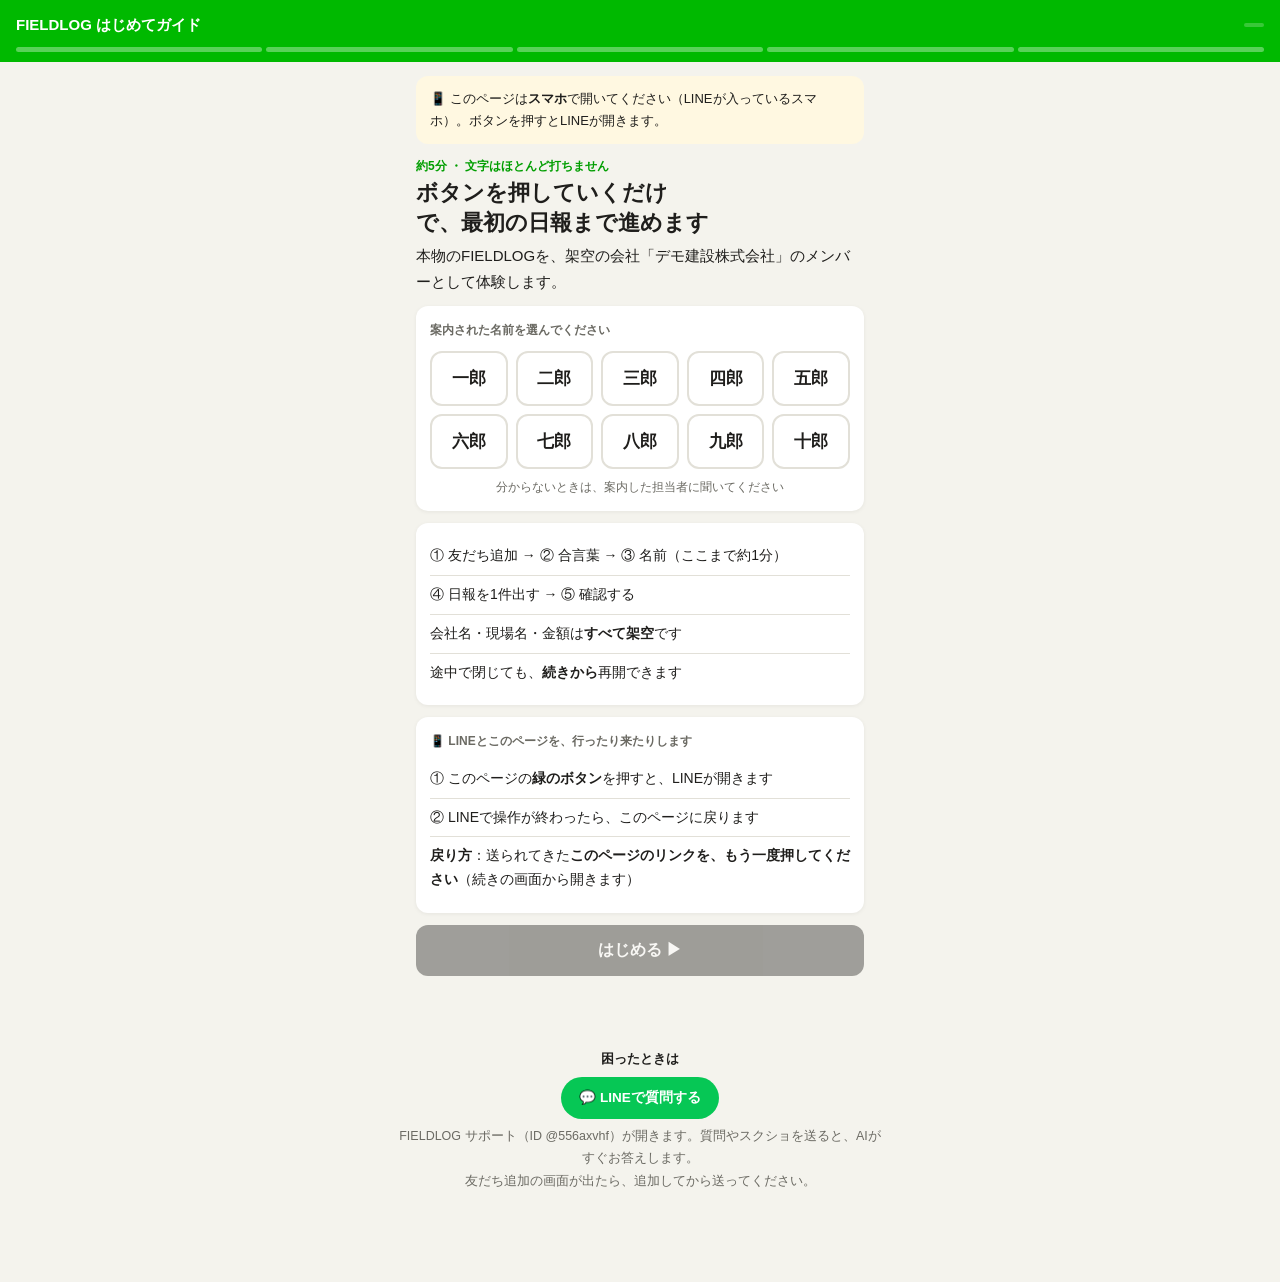
<file: demo-start.html>
<!DOCTYPE html>
<html lang="ja">
<head>
  <meta charset="UTF-8" />
  <meta name="viewport" content="width=device-width, initial-scale=1.0" />
  <meta name="robots" content="noindex" />
  <title>FIELDLOG はじめてガイド</title>
  <script>
    // 旧URL。はじめてガイドは start.html に一本化（体験＝?demo=1、名前は &n=1〜10）
    var n = new URLSearchParams(location.search).get("n");
    location.replace("./start.html?demo=1" + (n ? "&n=" + encodeURIComponent(n) : ""));
  </script>
</head>
<body><p style="font-family:sans-serif;padding:24px"><a href="./start.html?demo=1">はじめてガイドを開く</a></p></body>
</html>
</file>
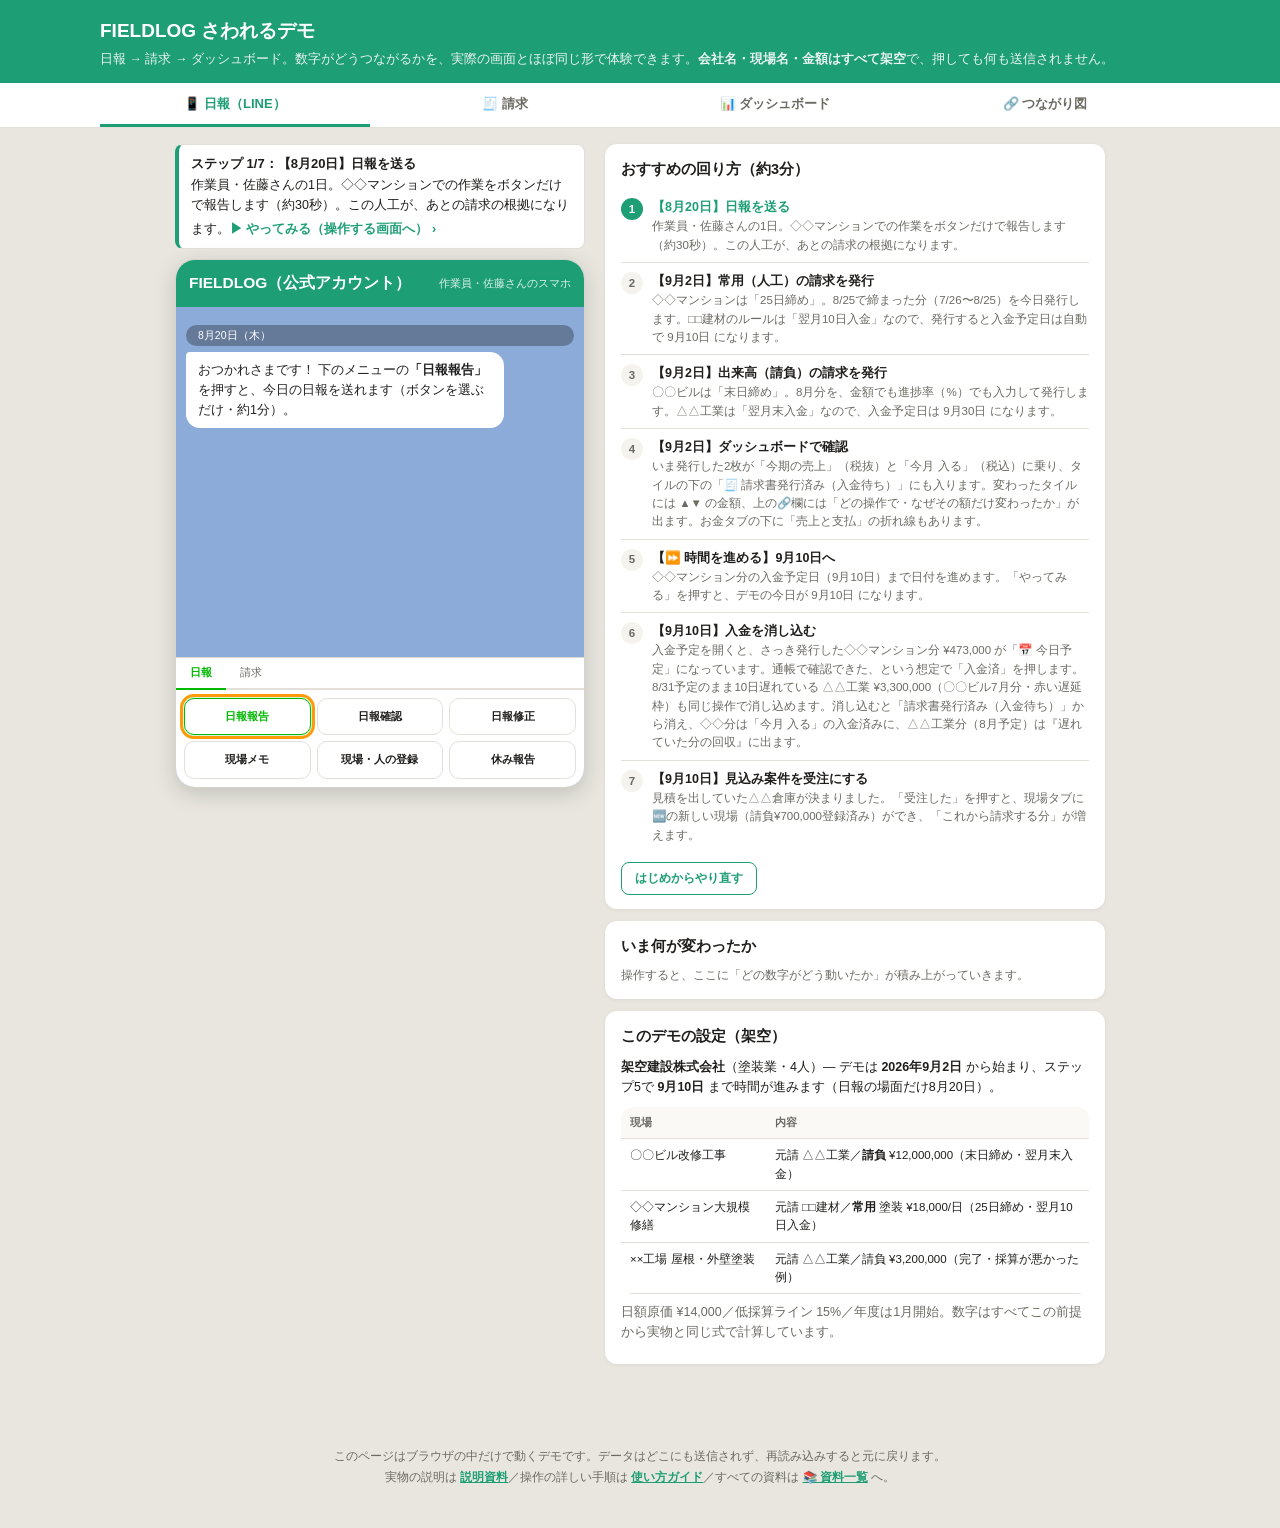
<file: demo.html>
<!DOCTYPE html>
<html lang="ja">
<head>
  <meta charset="UTF-8" />
  <meta name="viewport" content="width=device-width, initial-scale=1.0, viewport-fit=cover" />
  <title>FIELDLOG さわれるデモ</title>
<meta name="description" content="日報 → 請求 → ダッシュボード。数字がどうつながるかを、実際の画面とほぼ同じデモで体験できます（すべて架空データ）。" />
<meta property="og:type" content="website" />
<meta property="og:site_name" content="FIELDLOG" />
<meta property="og:title" content="FIELDLOG さわれるデモ" />
<meta property="og:description" content="日報 → 請求 → ダッシュボード。数字がどうつながるかを、実際の画面とほぼ同じデモで体験できます（すべて架空データ）。" />
<meta property="og:url" content="https://fieldlogai-coder.github.io/fla-liff/demo.html" />
<meta name="twitter:card" content="summary" />
  <link rel="stylesheet" href="./fla-tokens.css?v=2026-07-12" />
  <style>
    /* 見た目の正本: liff/dashboard.html ／ liff/billing.html（そこからCSSを移植）
       用語の正本: docs/UI_TERMINOLOGY.md
       このページはブラウザ内のサンプルデータだけで動くデモです（DB・LINEには接続しません） */
    /* fla-tokens.css が読めない環境（ローカルファイルを直接開いた場合など）でも色が崩れないよう、同じ値を既定として持つ */
    :root{--acc:#1d9e75;--acc-dark:#178a66;--bg:#f4f3ed;--card:#fff;--ink:#1f1e1c;--sub:#6b6a63;--line:#e2e0d8;
          --info-bg:#e7f4ee;--info-ink:#178a66;--warn:#c0392b;--ok-bg:#e7f4ee;--ok-ink:#1f9a63;--r:12px;--r-sm:8px;}
    *,*::before,*::after{box-sizing:border-box;margin:0;padding:0;}
    body{font-family:-apple-system,BlinkMacSystemFont,"Hiragino Sans","Noto Sans JP",sans-serif;background:#e8e6df;color:var(--ink);min-height:100vh;-webkit-text-size-adjust:100%;line-height:1.6;}

    /* ページの枠 */
    .pagehead{background:var(--acc);color:#fff;padding:16px 16px 14px;}
    .pagehead .inner{max-width:1080px;margin:0 auto;}
    .pagehead h1{font-size:19px;}
    .pagehead .sub{font-size:12.5px;opacity:.9;margin-top:3px;}
    .appbar{background:#fff;border-bottom:1px solid var(--line);position:sticky;top:0;z-index:120;}
    .appbar .inner{max-width:1080px;margin:0 auto;display:flex;}
    .appbar .t{flex:1;text-align:center;padding:11px 2px 9px;font-size:13px;font-weight:600;color:var(--sub);border-bottom:3px solid transparent;cursor:pointer;white-space:nowrap;}
    .appbar .t.on{color:var(--acc);border-bottom-color:var(--acc);}
    .stage{max-width:1080px;margin:0 auto;padding:16px 12px 60px;display:flex;gap:20px;flex-wrap:wrap;justify-content:center;align-items:flex-start;}
    .col-app{flex:0 1 410px;min-width:320px;max-width:440px;width:100%;}
    .col-guide{flex:1 1 300px;min-width:280px;max-width:500px;}

    /* いまのステップ（電話の上のバナー） */
    .stepbar{background:#fff;border:1px solid var(--line);border-left:4px solid var(--acc);border-radius:var(--r-sm);padding:9px 12px;margin-bottom:10px;font-size:12.5px;}
    .stepbar b{font-size:13px;}
    .stepbar .go{display:inline-block;margin-top:4px;color:var(--acc);font-weight:700;cursor:pointer;}
    .stepbar.done-all{border-left-color:var(--ok-ink);}

    /* スマホ枠 */
    .phone{background:var(--bg);border-radius:20px;overflow:hidden;box-shadow:0 6px 22px rgba(0,0,0,.16);border:1px solid #d5d3ca;}
    .app{display:none;} .app.on{display:block;}

    /* ── アプリ共通（dashboard.html / billing.html から移植） ── */
    .ph-head{background:var(--acc);color:#fff;padding:11px 13px;position:relative;}
    .ph-head .top{display:flex;align-items:center;gap:8px;}
    .ph-head h4{font-size:15.5px;font-weight:bold;flex:1;}
    .ph-head .hbtn{background:rgba(255,255,255,.22);border:none;color:#fff;padding:5px 10px;border-radius:var(--r-sm);font-size:12px;font-family:inherit;cursor:pointer;}
    .ph-head .ybar{display:flex;align-items:center;gap:8px;margin-top:7px;font-size:11.5px;}
    .ph-head .ysel{background:rgba(255,255,255,.22);border-radius:var(--r-sm);padding:2px 8px;}
    .ph-body{padding:10px 10px 22px;min-height:480px;}

    .c{background:var(--card);border-radius:var(--r);padding:12px;margin-bottom:9px;box-shadow:0 1px 3px rgba(0,0,0,.05);}
    .c-t{font-size:11.5px;color:var(--sub);display:flex;justify-content:space-between;align-items:center;margin-bottom:7px;gap:8px;}
    .c-t b{color:var(--ink);font-size:12.5px;}
    .c-t .lnk{color:var(--acc);font-weight:bold;cursor:pointer;white-space:nowrap;}
    .split{display:grid;grid-template-columns:1fr 1fr;gap:7px;}
    .tile{background:var(--bg);border-radius:var(--r-sm);padding:9px 10px;cursor:pointer;}
    .tile .k{font-size:10.5px;color:var(--sub);}
    .tile .v{font-size:16px;font-weight:bold;margin-top:2px;letter-spacing:-.3px;}
    .tile .n{font-size:10px;color:var(--sub);margin-top:1px;line-height:1.4;}
    .tile.in .v{color:var(--ok-ink);}
    .kv{display:flex;justify-content:space-between;font-size:12.5px;padding:3px 0;gap:8px;}
    .kv .l{color:var(--sub);} .kv .r{font-weight:bold;white-space:nowrap;}
    .bar{height:8px;background:#eceae2;border-radius:999px;overflow:hidden;display:flex;margin:5px 0 3px;}
    .bar i{display:block;height:100%;}
    .b-done{background:var(--acc);} .b-rest{background:#a8d8c4;} .b-plan{background:#dfdccf;}
    .lg{font-size:10.5px;color:var(--sub);display:flex;gap:9px;flex-wrap:wrap;}
    .lg i{display:inline-block;width:8px;height:8px;border-radius:2px;margin-right:3px;vertical-align:middle;}
    .row{display:flex;align-items:center;gap:7px;padding:8px 0;border-bottom:1px solid var(--line);font-size:12.5px;}
    .row:last-child{border-bottom:none;}
    .row .nm{flex:1;min-width:0;font-weight:bold;white-space:nowrap;overflow:hidden;text-overflow:ellipsis;}
    .row .mt{color:var(--sub);font-size:11px;white-space:nowrap;}
    .row .am{font-weight:bold;white-space:nowrap;}
    .pill{font-size:10px;padding:2px 7px;border-radius:999px;white-space:nowrap;flex-shrink:0;}
    .p-warn{background:#fdecea;color:var(--warn);}
    .p-ok{background:var(--ok-bg);color:var(--ok-ink);}
    .p-cau{background:#fdf4e0;color:#a8781a;}
    .p-mut{background:#efeee7;color:var(--sub);}
    .dtabs{display:flex;gap:5px;margin-bottom:9px;}
    .dtab{flex:1;text-align:center;font-size:12px;padding:7px 0;border-radius:var(--r-sm);background:#fff;border:1px solid var(--line);color:var(--sub);cursor:pointer;}
    .dtab.on{background:var(--acc);color:#fff;border-color:var(--acc);font-weight:bold;}
    .chart{display:flex;align-items:flex-end;gap:10px;height:98px;padding-top:6px;}
    .chart .col{flex:1;display:flex;flex-direction:column;justify-content:flex-end;align-items:center;height:100%;}
    .chart .stack{width:100%;display:flex;flex-direction:column;justify-content:flex-end;height:100%;}
    .chart .cin{background:var(--acc);border-radius:3px 3px 0 0;min-height:1px;}
    .chart .cout{background:#e3b5ae;border-radius:0 0 3px 3px;min-height:1px;}
    .chart .lab{font-size:10px;color:var(--sub);margin-top:4px;}
    .chart .amt{font-size:10px;font-weight:bold;}
    .note{background:var(--info-bg);color:var(--info-ink);border-radius:var(--r-sm);padding:8px 10px;font-size:11.5px;line-height:1.55;}
    .btn{display:inline-block;background:var(--acc);color:#fff;font-size:12px;padding:7px 13px;border-radius:var(--r-sm);margin-top:7px;font-weight:bold;border:none;font-family:inherit;cursor:pointer;}
    .btn.g{background:#fff;color:var(--acc);border:1px solid var(--acc);}
    .btn:active{opacity:.7;}
    .sec{font-size:11.5px;color:var(--sub);margin:12px 2px 6px;font-weight:bold;}
    .empty{padding:22px 14px;text-align:center;color:var(--sub);font-size:13px;line-height:1.7;}
    .sbody{display:none;border-top:1px solid var(--line);margin-top:8px;padding-top:8px;}
    .site.open .sbody{display:block;}
    .srow{display:flex;align-items:center;gap:7px;cursor:pointer;}
    .site{border-bottom:1px solid var(--line);padding:9px 0;}
    .site:first-child{padding-top:0;}
    .site:last-child{border-bottom:none;padding-bottom:0;}
    .tg{font-size:10px;color:var(--sub);transition:transform .15s;flex-shrink:0;}
    .site.open .srow .tg{transform:rotate(90deg);}

    /* ── 請求（billing.html から移植） ── */
    .bscr{display:none;} .bscr.on{display:block;}
    .muted{color:var(--sub);font-size:12px;}
    .sec-label{font-size:13px;font-weight:bold;color:#555;margin:8px 2px 8px;}
    .inv-row{display:flex;align-items:center;gap:10px;}
    .inv-main{flex:1;min-width:0;}
    .inv-title{font-size:14px;font-weight:bold;white-space:nowrap;overflow:hidden;text-overflow:ellipsis;}
    .inv-sub{font-size:11.5px;color:var(--sub);margin-top:2px;}
    .inv-amt{font-size:15px;font-weight:bold;white-space:nowrap;}
    .badge{font-size:11px;padding:2px 9px;border-radius:999px;white-space:nowrap;flex-shrink:0;}
    .b-draft{background:#f0eee6;color:#8a887f;}
    .b-issued{background:var(--ok-bg);color:var(--ok-ink);}
    .site-card{cursor:pointer;}
    .site-card:active{transform:scale(.99);}
    .site-name{font-size:15px;font-weight:bold;}
    .ctx{display:flex;flex-direction:column;gap:2px;}
    .ctx .prime{font-size:12.5px;color:var(--sub);}
    .ctx .site2{font-size:15px;font-weight:bold;}
    .tpill{display:inline-flex;align-items:center;gap:6px;background:var(--info-bg);color:var(--info-ink);font-size:12px;padding:4px 10px;border-radius:var(--r-sm);margin-top:8px;}
    .bbtn{width:100%;height:46px;font-size:14px;font-weight:600;border:none;border-radius:var(--r);cursor:pointer;font-family:inherit;}
    .bbtn-primary{background:var(--acc);color:#fff;}
    .bbtn-primary:active{background:var(--acc-dark);}
    .bbtn-ghost{background:var(--card);color:var(--ink);border:1px solid var(--line);}
    .amt-box{background:var(--bg);border-radius:var(--r);padding:12px;}
    .amt-box label{font-size:12.5px;color:var(--sub);display:block;margin-bottom:6px;}
    .amt-input{display:flex;align-items:baseline;gap:6px;}
    .amt-input .yen{font-size:20px;font-weight:500;}
    .amt-input input{flex:1;font-size:26px;font-weight:600;border:none;background:transparent;width:100%;font-family:inherit;color:var(--ink);border-bottom:2px solid var(--line);padding-bottom:2px;min-width:0;}
    .amt-input input:focus{outline:none;border-bottom-color:var(--acc);}
    .prog-head{display:flex;justify-content:space-between;font-size:12px;color:var(--sub);margin-bottom:6px;}
    .prog-bar{height:10px;background:#eceae2;border-radius:999px;overflow:hidden;}
    .prog-fill{height:100%;background:var(--acc);border-radius:999px;transition:width .15s;}
    .prog-foot{display:flex;justify-content:space-between;font-size:11px;color:var(--sub);margin-top:4px;}
    .grid2{display:grid;grid-template-columns:repeat(2,minmax(0,1fr));gap:9px;}
    .mini{background:var(--bg);border-radius:var(--r-sm);padding:9px 11px;}
    .mini .k{font-size:11.5px;color:var(--sub);}
    .mini .v{font-size:15px;font-weight:600;}
    .total-box{padding:11px 13px;border:1px solid var(--line);border-radius:var(--r);}
    .total-row{display:flex;justify-content:space-between;align-items:center;font-size:13px;}
    .total-row .lab{font-size:12.5px;color:var(--sub);}
    .total-row .big{font-size:21px;font-weight:600;}
    .stepper{display:flex;align-items:center;gap:9px;}
    .stbtn{width:44px;height:44px;border:1px solid var(--line);background:var(--card);border-radius:var(--r-sm);font-size:20px;cursor:pointer;flex-shrink:0;font-family:inherit;}
    .stepper input{flex:1;min-width:0;height:44px;text-align:center;font-size:21px;font-weight:600;border:1px solid var(--line);border-radius:var(--r-sm);font-family:inherit;}
    .jlabel{font-size:13px;font-weight:600;margin:12px 0 6px;}
    .fl2{font-size:12px;color:var(--sub);display:block;}
    .fl2 input{width:100%;height:42px;border:1px solid var(--line);border-radius:var(--r-sm);padding:0 12px;font-size:15px;font-family:inherit;margin-top:4px;background:#fff;color:var(--ink);}
    .stepper input:focus,.fl2 input:focus{outline:none;border-color:var(--acc);}
    .line-item{display:flex;align-items:center;gap:8px;font-size:12.5px;padding:9px 11px;border:1px solid var(--line);border-radius:var(--r-sm);margin-bottom:6px;}
    .sum{padding:11px 13px;border:1px solid var(--line);border-radius:var(--r);}
    .sum .r{display:flex;justify-content:space-between;font-size:12.5px;color:var(--sub);padding:2px 0;}
    .sum .r.total{margin-top:6px;padding-top:8px;border-top:1px solid var(--line);align-items:center;}
    .sum .r.total .big{font-size:21px;font-weight:600;color:var(--ink);}
    .done-check{width:60px;height:60px;border-radius:50%;background:var(--ok-bg);display:inline-flex;align-items:center;justify-content:center;margin-bottom:10px;font-size:32px;color:var(--ok-ink);}
    .neg{color:var(--warn);}

    /* 請求書A4ビュー（billing.html ④d-1 と同書式・縮小表示） */
    .sheet{background:#fff;color:#1a1a1a;border-radius:6px;box-shadow:0 1px 6px rgba(0,0,0,.12);padding:18px 16px;font-size:11px;line-height:1.6;}
    .pv-title{text-align:center;font-size:17px;letter-spacing:8px;font-weight:600;margin-bottom:14px;}
    .pv-head{display:flex;gap:14px;justify-content:space-between;align-items:flex-start;}
    .pv-to{flex:1.3;min-width:0;}
    .pv-toname{font-size:13.5px;font-weight:600;border-bottom:1px solid #333;padding:0 8px 3px 2px;display:inline-block;min-width:70%;}
    .pv-sub2{font-size:10.5px;color:#333;margin-top:3px;}
    .pv-amount{display:flex;align-items:baseline;gap:8px;border-bottom:2px solid #333;padding:8px 2px 5px;margin-top:10px;}
    .pv-amount .lab{font-size:10.5px;}
    .pv-amount .val{font-size:18px;font-weight:700;font-variant-numeric:tabular-nums;}
    .pv-from{flex:1;min-width:0;font-size:10px;}
    .pv-from .cname{font-size:12px;font-weight:600;margin-top:5px;}
    .pv-seal{width:42px;height:42px;border:1px solid #bbb;border-radius:4px;color:#bbb;display:flex;align-items:center;justify-content:center;margin-top:6px;margin-left:auto;font-size:10px;}
    .pv-table{width:100%;border-collapse:collapse;margin-top:13px;}
    .pv-table th,.pv-table td{border:1px solid #999;padding:4px 7px;font-size:10.5px;font-variant-numeric:tabular-nums;}
    .pv-table th{background:#f2f1ec;font-weight:600;text-align:center;}
    .pv-table td.r,.pv-table th.r{text-align:right;}
    .pv-table td.c{text-align:center;}
    .pv-grand td{font-weight:700;background:#f7f6f1;}
    .pv-bank{margin-top:12px;font-size:10.5px;border:1px solid #ccc;border-radius:4px;padding:8px 10px;background:#fafaf7;}

    /* ── 日報（LINEトーク風・manual.html から移植） ── */
    .chat-wrap{background:#8cabd9;min-height:480px;display:flex;flex-direction:column;}
    .chat-date{align-self:center;background:rgba(30,30,30,.35);color:#fff;font-size:10.5px;padding:2px 12px;border-radius:999px;margin:10px 0 2px;}
    .chat{flex:1;padding:8px 10px 12px;overflow-y:auto;max-height:430px;}
    .bub{max-width:82%;border-radius:14px;padding:8px 12px;font-size:12.5px;line-height:1.6;margin:6px 0;}
    .bub.bot{background:#fff;color:#222;border-top-left-radius:4px;}
    .bub.me{background:#8de055;color:#111;margin-left:auto;border-top-right-radius:4px;}
    .flexcard{background:#fff;border-radius:12px;padding:11px;margin:6px 0;max-width:90%;}
    .flexcard .t{font-size:11.5px;color:#6b6a63;margin-bottom:8px;}
    .fchips{display:flex;gap:6px;flex-wrap:wrap;}
    .fchip{flex:1;background:#e9f7ec;color:#00b900;text-align:center;border-radius:10px;padding:9px 4px;font-size:12.5px;font-weight:700;white-space:nowrap;cursor:pointer;}
    .fchip.gray{background:#f0eee6;color:#6b6a63;flex-basis:100%;}
    .fchip.dis{opacity:.45;cursor:default;}
    .sumcard{background:#fff;border-radius:12px;padding:11px;margin:6px 0;max-width:92%;font-size:12px;}
    .sumcard .h{font-weight:700;font-size:12.5px;margin-bottom:6px;}
    .sumcard .r2{display:flex;justify-content:space-between;padding:2px 0;color:#333;}
    .rmenu{background:#fff;border-top:1px solid #d9d7cf;}
    .rmenu .rtabs{display:flex;border-bottom:2px solid var(--line);font-size:11px;}
    .rmenu .rtabs div{padding:6px 14px;color:var(--sub);}
    .rmenu .rtabs div.on{color:#00b900;font-weight:700;border-bottom:2px solid #00b900;margin-bottom:-2px;}
    .rmenu .grid{display:grid;grid-template-columns:1fr 1fr 1fr;gap:6px;padding:8px;}
    .rmenu .btn6{border:1px solid var(--line);border-radius:10px;text-align:center;padding:9px 2px;font-size:11px;font-weight:600;cursor:pointer;background:#fff;}
    .rmenu .btn6.hot{border-color:#00b900;color:#00b900;box-shadow:0 0 0 2px rgba(0,185,0,.15);}
    .rmenu .btn6.dis{opacity:.45;cursor:default;}

    /* ── ガイド（右カラム） ── */
    .gcard{background:#fff;border-radius:var(--r);padding:14px 16px;margin-bottom:12px;box-shadow:0 1px 4px rgba(0,0,0,.06);}
    .gcard h3{font-size:14.5px;margin-bottom:8px;}
    .gcard p{font-size:12.5px;margin-bottom:8px;}
    .gstep{display:flex;gap:9px;padding:8px 0;border-bottom:1px solid var(--line);font-size:12.5px;align-items:flex-start;cursor:pointer;}
    .gstep:last-child{border-bottom:none;}
    .gstep .no{width:22px;height:22px;border-radius:50%;background:var(--bg);color:var(--sub);display:inline-flex;align-items:center;justify-content:center;font-size:11.5px;font-weight:700;flex-shrink:0;margin-top:1px;}
    .gstep.cur .no{background:var(--acc);color:#fff;}
    .gstep.ok .no{background:var(--ok-bg);color:var(--ok-ink);}
    .gstep .tx b{display:block;font-size:12.5px;}
    .gstep .tx span{color:var(--sub);font-size:11.5px;display:block;}
    .gstep.cur .tx b{color:var(--acc);}
    .chg{border-left:3px solid var(--acc);background:var(--bg);border-radius:0 var(--r-sm) var(--r-sm) 0;padding:7px 10px;font-size:11.5px;margin-bottom:7px;line-height:1.55;}
    .chg b{color:var(--acc-dark);}
    .chg .when{color:var(--sub);font-size:10.5px;}

    /* ── つながり図 ── */
    .flow{max-width:520px;margin:0 auto;}
    .fnode{background:#fff;border:1px solid var(--line);border-radius:var(--r);padding:11px 14px;box-shadow:0 1px 3px rgba(0,0,0,.05);}
    .fnode b{font-size:13.5px;display:flex;align-items:center;gap:7px;}
    .fnode .d{font-size:11.5px;color:var(--sub);margin-top:3px;line-height:1.55;}
    .farrow{text-align:center;color:var(--acc-dark);font-size:11.5px;padding:4px 0;line-height:1.4;}
    .farrow::before{content:"↓";display:block;font-size:15px;font-weight:700;}
    .maptable{width:100%;border-collapse:collapse;font-size:11.5px;background:#fff;border-radius:var(--r);overflow:hidden;margin-top:10px;}
    .maptable th,.maptable td{padding:7px 9px;border-bottom:1px solid var(--line);text-align:left;vertical-align:top;}
    .maptable th{background:#faf9f5;font-size:11px;color:var(--sub);white-space:nowrap;}

    /* 変化のお知らせ（画面下） */
    #callout{position:fixed;left:50%;transform:translateX(-50%) translateY(20px);bottom:14px;background:#22322b;color:#fff;font-size:12.5px;padding:12px 16px;border-radius:12px;z-index:300;max-width:min(92vw,460px);box-shadow:0 6px 24px rgba(0,0,0,.35);opacity:0;pointer-events:none;transition:opacity .25s,transform .25s;line-height:1.6;}
    #callout.show{opacity:1;pointer-events:auto;transform:translateX(-50%) translateY(0);}
    #callout .jump{color:#8de0b5;font-weight:700;cursor:pointer;display:inline-block;margin-top:4px;}
    #callout .x{position:absolute;top:6px;right:10px;cursor:pointer;opacity:.7;}
    #toast{position:fixed;left:50%;transform:translateX(-50%);bottom:80px;background:#333;color:#fff;font-size:13px;padding:10px 16px;border-radius:var(--r-sm);opacity:0;transition:opacity .2s;pointer-events:none;z-index:310;max-width:90%;text-align:center;}
    #toast.show{opacity:.94;} #toast.err{background:var(--warn);}

    /* スポットライト（次に押すボタンを脈打つ光で示す） */
    @keyframes spotPulse{
      0%{box-shadow:0 0 0 0 rgba(255,150,10,.85);}
      70%{box-shadow:0 0 0 14px rgba(255,150,10,0);}
      100%{box-shadow:0 0 0 0 rgba(255,150,10,0);}
    }
    .spot{animation:spotPulse 1.4s ease-out infinite;outline:3px solid #ff9a0a;outline-offset:1px;position:relative;z-index:5;}

    /* 変化の可視化: いま作った・いま変わったものに印を付けて追えるようにする */
    .newtag{display:inline-block;font-size:10px;background:#ff9a0a;color:#fff;border-radius:999px;padding:2px 8px;font-weight:bold;white-space:nowrap;flex-shrink:0;}
    .newtag.ok{background:#1f9a63;}
    .hl-new{background:#fff7e6;box-shadow:inset 0 0 0 2px #ffcf80;border-radius:8px;padding-left:6px !important;padding-right:6px !important;}
    .hl-done{background:#e7f4ee;box-shadow:inset 0 0 0 2px #9fd8bd;border-radius:8px;padding-left:6px !important;padding-right:6px !important;}
    @keyframes tileFlash{0%,55%{box-shadow:inset 0 0 0 3px #ffb84d;}100%{box-shadow:inset 0 0 0 3px rgba(255,184,77,0);}}
    .tile.chg{animation:tileFlash 2.4s ease-out 1;}
    .tile .delta{font-size:10px;font-weight:bold;color:#c77700;margin-top:2px;}
    .tile .delta small{font-weight:normal;color:#a8781a;}
    /* 請求書発行済み（入金待ち）のグループ */
    .argrp{cursor:pointer;}
    .argrp.chg{animation:tileFlash 2.4s ease-out 1;}
    .argrp .big{font-size:16px;font-weight:bold;letter-spacing:-.3px;}
    .b-ov{background:#e07a6a;} .b-tm{background:var(--acc);} .b-lt{background:#c9c6ba;}
    /* 売上と支払の折れ線 */
    .lchart{width:100%;height:auto;display:block;margin-top:2px;}

    /* 発行モーダル */
    #modal{display:none;position:fixed;top:0;left:0;right:0;bottom:0;background:rgba(0,0,0,.55);z-index:320;align-items:center;justify-content:center;padding:20px;}
    #modal.open{display:flex;}
    .modal-box{background:#ffffff;border-radius:var(--r);padding:18px;width:100%;max-width:320px;box-shadow:0 10px 40px rgba(0,0,0,.35);}
    .modal-box .t{font-size:15px;font-weight:600;margin-bottom:6px;}
    .modal-box .d{font-size:12.5px;color:var(--sub);line-height:1.6;margin-bottom:14px;}
    .modal-actions{display:grid;grid-template-columns:1fr 1.2fr;gap:10px;}

    footer{max-width:1080px;margin:0 auto;padding:10px 16px 40px;text-align:center;color:var(--sub);font-size:11.5px;line-height:1.8;}
    footer a{color:var(--acc);font-weight:700;}
  </style>
</head>
<body>

<div class="pagehead"><div class="inner">
  <h1>FIELDLOG さわれるデモ</h1>
  <div class="sub">日報 → 請求 → ダッシュボード。数字がどうつながるかを、実際の画面とほぼ同じ形で体験できます。<b>会社名・現場名・金額はすべて架空</b>で、押しても何も送信されません。</div>
</div></div>

<div class="appbar"><div class="inner">
  <div class="t on" id="at-line" onclick="showApp('line')">📱 日報（LINE）</div>
  <div class="t" id="at-bill" onclick="showApp('bill')">🧾 請求</div>
  <div class="t" id="at-dash" onclick="showApp('dash')">📊 ダッシュボード</div>
  <div class="t" id="at-map" onclick="showApp('map')">🔗 つながり図</div>
</div></div>

<div class="stage">

  <!-- ═══════════ 左：スマホ ═══════════ -->
  <div class="col-app">
    <div class="stepbar" id="stepbar"></div>

    <!-- 📱 日報（LINEトーク） -->
    <div class="app on" id="app-line">
      <div class="phone">
        <div class="ph-head"><div class="top"><h4>FIELDLOG（公式アカウント）</h4><span style="font-size:11px;opacity:.85">作業員・佐藤さんのスマホ</span></div></div>
        <div class="chat-wrap">
          <div class="chat" id="chat"></div>
          <div class="rmenu">
            <div class="rtabs"><div class="on">日報</div><div>請求</div></div>
            <div class="grid">
              <div class="btn6" id="rm-report" onclick="chatStart()">日報報告</div>
              <div class="btn6" onclick="demoToast('デモでは「日報報告」だけ体験できます')">日報確認</div>
              <div class="btn6" onclick="demoToast('デモでは「日報報告」だけ体験できます')">日報修正</div>
              <div class="btn6" onclick="demoToast('デモでは「日報報告」だけ体験できます')">現場メモ</div>
              <div class="btn6" onclick="demoToast('デモでは「日報報告」だけ体験できます')">現場・人の登録</div>
              <div class="btn6" onclick="demoToast('デモでは「日報報告」だけ体験できます')">休み報告</div>
            </div>
          </div>
        </div>
      </div>
    </div>

    <!-- 🧾 請求 -->
    <div class="app" id="app-bill">
      <div class="phone">
        <div class="ph-head"><div class="top">
          <span class="hbtn" id="b-back" style="display:none" onclick="bBack()">◀ 戻る</span>
          <h4 id="b-title">請求</h4>
          <span style="font-size:11px;opacity:.85"><span id="b-date">9月2日</span>・田中社長</span>
        </div></div>
        <div class="ph-body" id="b-body"></div>
      </div>
    </div>

    <!-- 📊 ダッシュボード -->
    <div class="app" id="app-dash">
      <div class="phone">
        <div class="ph-head">
          <div class="top">
            <span class="hbtn" id="d-back" style="display:none" onclick="dGo('home')">‹ 戻る</span>
            <h4 id="d-title">ダッシュボード</h4>
            <span class="hbtn" id="d-set" onclick="dGo('settings')">設定</span>
          </div>
          <div class="ybar" id="d-ybar"><span class="ysel">2026年 ▼</span><span>架空建設株式会社／<span id="d-date">9月2日</span></span></div>
        </div>
        <div class="ph-body" id="d-body"></div>
      </div>
    </div>

    <!-- 🔗 つながり図 -->
    <div class="app" id="app-map">
      <div class="flow">
        <div class="fnode"><b>📱 日報（LINEトーク）</b><div class="d">作業員が毎日1分で送る「現場・終日/半日」。ここが唯一の入力起点で、<b>人工（にんく）</b>が貯まります。</div></div>
        <div class="farrow">人工 × 日額原価 ＝ <b>人件費</b>（入力ゼロで自動計算）</div>
        <div class="fnode"><b>🗂 マスタ（台帳・最初に1回だけ）</b><div class="d">元請の<b>締め日</b>と<b>入金サイト</b>／工種ごとの<b>常用単価</b>／現場×元請の<b>請負金額</b>。ここが請求と入金予定の計算のもとになります。</div></div>
        <div class="farrow">締め日 → 請求期間を自動算出／単価 → 明細の金額</div>
        <div class="fnode"><b>🧾 請求書（現場ごとに月1枚）</b><div class="d">現場を選ぶ → 出来高（請負）or 常用（人工）→ 端数調整 → 発行。<b>同じ現場・同じ締め期間は2枚作れません</b>（二重請求ガード）。発行した瞬間に「今期の売上」（税抜）に乗り、請負なら「これから請求する分」が同じ額だけ減ります。税込額は「請求書発行済み（入金待ち）」に入り、入金予定日が今月なら「今月 入る」にも乗ります。</div></div>
        <div class="farrow">発行済みの請求 ＋ 入金サイト → <b>入金予定日を自動計算</b></div>
        <div class="fnode"><b>💰 入金予定</b><div class="d">「締めの◯ヶ月後の◯日」から入金日を自動で並べ、遅れは最上段に。<b>「入金済」1タップ</b>で消し込みます。</div></div>
        <div class="farrow">入金予定・支払・売上・人件費が1画面に集まる</div>
        <div class="fnode"><b>📊 ダッシュボード（社長の画面）</b><div class="d">今月入る／今月出る／今期の売上／これから請求する分＋<b>要対応</b>（請求漏れ・入金遅延・低採算・仕事量）。現場ごとの支払をざっくり入れると粗利・利益率まで出ます。見込み案件は「受注した」1タップで現場＋請負金額に変わります。</div></div>
      </div>

      <table class="maptable">
        <tr><th>ダッシュボードの数字</th><th>どこから来るか</th></tr>
        <tr><td><b>今月 入る</b></td><td>発行済みの請求 × 元請の入金サイト（自動計算した入金予定日が今月のもの）</td></tr>
        <tr><td><b>今月 出る</b></td><td>現場ごとにざっくり登録した支払（外注費・材料費）の今月分</td></tr>
        <tr><td><b>請求書発行済み（入金待ち）</b></td><td>発行済みで未入金の請求の税込合計（入金予定の月にかかわらず全部）。遅延／今月予定／来月以降に分けて表示。「入金済」で消える</td></tr>
        <tr><td><b>今期の売上</b></td><td>発行済みの請求書の税抜合計。<b>どの期に入れるかは「締め日」で決める</b>（9/2に発行した8月分は8月の売上。入金日ではない＝入金が遅れても売上はずれない）</td></tr>
        <tr><td><b>売上と支払（折れ線）</b></td><td>月ごとの売上（締め月・税抜）と支払（外注費＋材料費）。今期の推移を1本ずつ</td></tr>
        <tr><td><b>これから請求する分</b></td><td>請負金額 −（請負の請求済み累計）。＋見込み案件の合計</td></tr>
        <tr><td><b>粗利・利益率</b></td><td>売上 − 支払 − <b>人件費（日報の人工 × 日額原価）</b></td></tr>
        <tr><td><b>要対応</b></td><td>請求漏れ（締め期間に請求なし）／入金遅延（予定日超過）／低採算（目標利益率割れ）／仕事量不足</td></tr>
      </table>
      <div class="note" style="margin-top:10px">実物では、これらすべてが LINE の中（LIFF）で動きます。デモにない画面：現場メモ（写真つき伝言板）・設定/確認・毎朝のリマインド通知。</div>
    </div>
  </div>

  <!-- ═══════════ 右：ガイド ═══════════ -->
  <div class="col-guide">
    <div class="gcard">
      <h3>おすすめの回り方（約3分）</h3>
      <div id="gsteps"></div>
      <button class="btn g" style="margin-top:10px" onclick="resetDemo()">はじめからやり直す</button>
    </div>
    <div class="gcard">
      <h3>いま何が変わったか</h3>
      <div id="changes"><div class="muted">操作すると、ここに「どの数字がどう動いたか」が積み上がっていきます。</div></div>
    </div>
    <div class="gcard">
      <h3>このデモの設定（架空）</h3>
      <p style="margin-bottom:4px"><b>架空建設株式会社</b>（塗装業・4人）— デモは <b>2026年9月2日</b> から始まり、ステップ5で <b>9月10日</b> まで時間が進みます（日報の場面だけ8月20日）。</p>
      <table class="maptable">
        <tr><th>現場</th><th>内容</th></tr>
        <tr><td>〇〇ビル改修工事</td><td>元請 △△工業／<b>請負</b> ¥12,000,000（末日締め・翌月末入金）</td></tr>
        <tr><td>◇◇マンション大規模修繕</td><td>元請 □□建材／<b>常用</b> 塗装 ¥18,000/日（25日締め・翌月10日入金）</td></tr>
        <tr><td>××工場 屋根・外壁塗装</td><td>元請 △△工業／請負 ¥3,200,000（完了・採算が悪かった例）</td></tr>
      </table>
      <p class="muted" style="margin-top:8px">日額原価 ¥14,000／低採算ライン 15%／年度は1月開始。数字はすべてこの前提から実物と同じ式で計算しています。</p>
    </div>
  </div>
</div>

<footer>
  このページはブラウザの中だけで動くデモです。データはどこにも送信されず、再読み込みすると元に戻ります。<br>
  実物の説明は <a href="./intro.html">説明資料</a>／操作の詳しい手順は <a href="./manual.html">使い方ガイド</a>／すべての資料は <a href="./index.html">📚 資料一覧</a> へ。
</footer>

<div id="callout"></div>
<div id="toast"></div>

<div id="modal"><div class="modal-box">
  <div class="t">この請求書を発行しますか？</div>
  <div class="d">発行すると番号が付き、内容が履歴に残ります。あとから直す場合は新しい版として記録されます。</div>
  <div class="modal-actions">
    <button class="bbtn bbtn-ghost" onclick="closeModal()">戻る</button>
    <button class="bbtn bbtn-primary" onclick="doIssue()">発行する</button>
  </div>
</div></div>

<script>
"use strict";
// ══════════════════════════════════════════════════════════════════════
// 状態（すべて架空データ。計算式は liff/dashboard.html・billing.html と同じ考え方）
// ══════════════════════════════════════════════════════════════════════
let TODAY = "2026-09-02";             // デモの「今日」（ステップ5で 9/10 へ進む）
const todayLabel = () => (+TODAY.slice(5, 7)) + "月" + (+TODAY.slice(8, 10)) + "日";
const todayLong  = () => "2026年" + todayLabel();
const THIS_YM = "2026-09";
const TAX_RATE = 0.10;
const fmt = n => "¥" + Math.round(n||0).toLocaleString("ja-JP");
const man = n => { const v = Math.round((n||0)/10000); return (v>=0?"+":"") + v + "万"; };
const fmtD = s => { if(!s) return ""; const p = String(s).split("-"); return (+p[1]) + "/" + (+p[2]); };
const ymOf = s => String(s).slice(0,7);
const ymLabel = ym => (+ym.slice(5,7)) + "月";

let S = null;
function initState() {
  S = {
    laborRate: 14000, lowMargin: 15,
    primes: {
      p1: { name:"△△工業", closing:31, offset:1, day:31 },   // 末日締め・翌月末
      p2: { name:"□□建材", closing:25, offset:1, day:10 },   // 25日締め・翌月10日
    },
    sites: [
      { id:"s1", name:"〇〇ビル改修工事", prime:"p1", contract:12000000, laborMd:72, active:true,
        plans:{ sub:5200000, mat:1300000 },
        months:[ {cat:"sub",ym:"2026-06",amt:1200000,paid:true},{cat:"sub",ym:"2026-07",amt:1200000,paid:true},
                 {cat:"sub",ym:"2026-08",amt:1200000,paid:true},{cat:"sub",ym:"2026-09",amt:800000,paid:false},
                 {cat:"sub",ym:"2026-10",amt:600000,paid:false},
                 {cat:"mat",ym:"2026-06",amt:400000,paid:true},{cat:"mat",ym:"2026-07",amt:400000,paid:true},
                 {cat:"mat",ym:"2026-09",amt:250000,paid:false},{cat:"mat",ym:"2026-10",amt:150000,paid:false} ] },
      { id:"s2", name:"◇◇マンション大規模修繕", prime:"p2", contract:0, laborMd:41.5, active:true,
        plans:{ sub:0, mat:60000 },
        months:[ {cat:"mat",ym:"2026-07",amt:24000,paid:true},{cat:"mat",ym:"2026-09",amt:36000,paid:false} ] },
      { id:"s3", name:"××工場 屋根・外壁塗装", prime:"p1", contract:3200000, laborMd:32, active:false,
        plans:{ sub:2100000, mat:350000 },
        months:[ {cat:"sub",ym:"2026-05",amt:1050000,paid:true},{cat:"sub",ym:"2026-06",amt:1050000,paid:true},
                 {cat:"mat",ym:"2026-05",amt:350000,paid:true} ] },
    ],
    // 発行済みの請求（sub=税抜, total=税込, pe=締め日, due=入金予定日, paid=入金日）
    invoices: [
      { id:"i1", no:"2026-0001", site:"s1", sub:2400000, total:2640000, pe:"2026-05-31", due:"2026-06-30", paid:"2026-06-30", kind:"ukeoi" },
      { id:"i2", no:"2026-0002", site:"s1", sub:2850000, total:3135000, pe:"2026-06-30", due:"2026-07-31", paid:"2026-07-31", kind:"ukeoi" },
      { id:"i3", no:"2026-0003", site:"s1", sub:3000000, total:3300000, pe:"2026-07-31", due:"2026-08-31", paid:null,        kind:"ukeoi" },
      { id:"i4", no:"2026-0004", site:"s2", sub:360000,  total:396000,  pe:"2026-06-25", due:"2026-07-10", paid:"2026-07-10", kind:"joyo" },
      { id:"i5", no:"2026-0005", site:"s2", sub:378000,  total:415800,  pe:"2026-07-25", due:"2026-08-10", paid:"2026-08-10", kind:"joyo" },
      { id:"i6", no:"2026-0006", site:"s3", sub:1600000, total:1760000, pe:"2026-04-30", due:"2026-05-31", paid:"2026-05-29", kind:"ukeoi" },
      { id:"i7", no:"2026-0007", site:"s3", sub:1600000, total:1760000, pe:"2026-05-31", due:"2026-06-30", paid:"2026-06-30", kind:"ukeoi" },
    ],
    invSeq: 8,
    leads: [
      { id:"L1", name:"〇〇小学校 外壁改修", prime:"p1", amount:2000000, prob:"mid", start:"2026-11", status:"open" },
      { id:"L2", name:"△△倉庫 屋根塗装",   prime:"p1", amount:700000,  prob:"high", start:"2026-10", status:"open" },
    ],
    // 8月の日報（◇◇マンション・請求前の集計）
    ninku: { full:21, half:3 },
    flags: { report:false, joyo:false, ukeoi:false, timeAdv:false, paidMark:false, won:false },
    lastAction: null,   // 直前の操作（ダッシュボードで「何の操作で数字が変わったか」を示す）
    lastEffect: null,   // 直前の操作で「なぜ・どの数字がどう動いたか」の説明文（🔗欄に出す）
  };
}

// 元請の入金サイトから入金予定日（dashboard.html dueDateOf と同じ考え方）
function dueOf(pe, primeId) {
  const p = S.primes[primeId];
  const [y,m,d] = pe.split("-").map(Number);
  const base = new Date(y, m-1 + p.offset, 1);
  const by = base.getFullYear(), bm = base.getMonth();
  const last = new Date(by, bm+1, 0).getDate();
  const day = p.day >= 31 ? last : Math.min(p.day, last);
  return by + "-" + String(bm+1).padStart(2,"0") + "-" + String(day).padStart(2,"0");
}
// 締め日 → 直近に締めた期間（billing.html M3.5-a と同じ「直近に締めた期間」）
function periodOf(primeId) {
  if (primeId === "p1") return { ps:"2026-08-01", pe:"2026-08-31", label:"8/1〜8/31" };   // 末日締め：9月頭は前月分
  return { ps:"2026-07-26", pe:"2026-08-25", label:"7/26〜8/25" };                        // 25日締め
}
function siteOf(id){ return S.sites.find(s => s.id === id); }
// タイル変化表示の基準を「いまから操作する直前」の値に更新する（各操作の冒頭で呼ぶ）
function snapTiles() {
  const sum = summary();
  S.prevTiles = { in: sum.inMonth, paid: sum.inPaid, late: sum.lateCollected, out: sum.outMonth, outPaid: sum.outPaid,
                  sales: sum.salesFY, gross: sum.grossFY, back: sum.backlog, ar: sum.ar.total };
}
function primeName(siteId){ return S.primes[siteOf(siteId).prime].name; }
function laborCost(site){ return site.laborMd * S.laborRate; }

// ── 会社サマリー（dashboard.html buildSummary の簡約版・式は同じ） ──
function summary() {
  const inv = S.invoices;
  const dues = inv.map(i => ({ i, due: i.due }));
  const inThis = dues.filter(x => ymOf(x.due) === THIS_YM);
  const inMonth = inThis.reduce((n,x) => n + x.i.total, 0);
  const inPaid  = inThis.filter(x => x.i.paid).reduce((n,x) => n + x.i.total, 0);
  const allMonths = S.sites.flatMap(s => s.months);
  const outThis = allMonths.filter(m => m.ym === THIS_YM);
  const outMonth = outThis.reduce((n,m) => n + m.amt, 0);
  const outPaid  = outThis.filter(m => m.paid).reduce((n,m) => n + m.amt, 0);
  // 今期の売上＝締め日(pe)が今期の請求書の税抜合計（実物 dashboard.html と同じ「締め日基準」。発行日や入金日ではない）
  const fyInv = inv.filter(i => String(i.pe).slice(0,4) === "2026");
  const salesFY = fyInv.reduce((n,i) => n + i.sub, 0);
  const salesPaidFY = fyInv.filter(i => i.paid).reduce((n,i) => n + i.sub, 0);
  // 請求書発行済み（入金待ち）＝入金予定の月にかかわらず、発行済みで未入金の請求（税込）。遅延／今月／来月以降に分ける
  const unpaid = inv.filter(i => !i.paid);
  const bucket = f => { const a = unpaid.filter(f); return { amt: a.reduce((n,i) => n + i.total, 0), n: a.length }; };
  const ar = { total: unpaid.reduce((n,i) => n + i.total, 0), sub: unpaid.reduce((n,i) => n + i.sub, 0), count: unpaid.length,
               overdue: bucket(i => i.due < TODAY), thisM: bucket(i => i.due >= TODAY && ymOf(i.due) === THIS_YM), later: bucket(i => ymOf(i.due) > THIS_YM) };
  // 遅れていた分の回収＝予定月が過去で、今月に入金済みにしたもの（「今月 入る」の合計には入らないので別枠で見せる）
  const lateList = inv.filter(i => i.paid && ymOf(i.paid) === THIS_YM && ymOf(i.due) < THIS_YM);
  const lateCollected = lateList.reduce((n,i) => n + i.total, 0);
  const paidFY  = allMonths.filter(m => m.paid).reduce((n,m) => n + m.amt, 0);
  const laborFY = S.sites.reduce((n,s) => n + laborCost(s), 0);
  const grossFY = salesFY - paidFY - laborFY;
  const backlog = S.sites.reduce((n,s) => {
    if (!s.contract) return n;
    const billed = inv.filter(i => i.site === s.id && i.kind === "ukeoi").reduce((a,i) => a + i.sub, 0);
    return n + Math.max(0, s.contract - billed);
  }, 0);
  const openLeads = S.leads.filter(l => l.status === "open");
  const leadTotal = openLeads.reduce((n,l) => n + l.amount, 0);
  const chart = ["2026-09","2026-10","2026-11"].map(ym => ({
    ym,
    cin:  dues.filter(x => ymOf(x.due) === ym).reduce((n,x) => n + x.i.total, 0),
    cout: allMonths.filter(m => m.ym === ym).reduce((n,m) => n + m.amt, 0),
  }));
  // 売上と支払（月ごと・今期）＝売上は締め月(pe)、支払は登録した月。データのある最初〜最後の月を連続で並べる
  const yms = inv.map(i => ymOf(i.pe)).concat(allMonths.map(m => m.ym)).filter(x => x.slice(0,4) === "2026").sort();
  const line = [];
  if (yms.length) {
    for (let m = +yms[0].slice(5,7); m <= +yms[yms.length-1].slice(5,7); m++) {
      const ym = "2026-" + String(m).padStart(2,"0");
      line.push({ ym, sales: inv.filter(i => ymOf(i.pe) === ym).reduce((n,i) => n + i.sub, 0),
                      pay:   allMonths.filter(x => x.ym === ym).reduce((n,x) => n + x.amt, 0) });
    }
  }
  return { inMonth, inPaid, outMonth, outPaid, salesFY, salesPaidFY, salesUnpaidFY: salesFY - salesPaidFY, paidFY, laborFY, grossFY,
           marginFY: salesFY ? grossFY/salesFY*100 : 0, backlog, leadTotal, chart, ar, lateCollected, lateList, line };
}

// 現場ごとの集計
function siteCalc(s) {
  const issued = S.invoices.filter(i => i.site === s.id);
  const billedA2 = issued.filter(i => i.kind === "ukeoi").reduce((n,i) => n + i.sub, 0);
  const subTotal = issued.reduce((n,i) => n + i.sub, 0);
  const billed = s.contract ? billedA2 : subTotal;
  const paid = s.months.filter(m => m.paid).reduce((n,m) => n + m.amt, 0);
  const planTotal = (s.plans.sub||0) + (s.plans.mat||0);
  const labor = laborCost(s);
  const marginNow = billed > 0 ? (billed - paid - labor) / billed * 100 : null;
  const marginFinal = s.contract > 0 ? (s.contract - planTotal - labor) / s.contract * 100 : null;
  const per = periodOf(s.prime);
  const unbilled = s.active && !issued.some(i => i.pe === per.pe);
  return { billedA2, subTotal, billed, paid, planTotal, labor, marginNow, marginFinal,
           pct: s.contract ? Math.min(100, billedA2/s.contract*100) : 0,
           backlog: s.contract ? Math.max(0, s.contract - billedA2) : 0, per, unbilled };
}

// 要対応（dashboard.html buildTodos と同じ4系統）
function todos() {
  const list = [];
  S.sites.forEach(s => { const c = siteCalc(s);
    if (c.unbilled) list.push({ kind:"unbilled", label:"請求漏れ", name:s.name, sub:c.per.label + " 締め分", siteId:s.id }); });
  S.invoices.filter(i => !i.paid && i.due < TODAY).forEach(i => {
    const days = Math.round((new Date(TODAY) - new Date(i.due)) / 86400000);
    list.push({ kind:"overdue", label:"入金遅延", name:primeName(i.site), sub:fmtD(i.pe) + "締め分・" + fmtD(i.due) + "予定から" + days + "日", amount:i.total, invId:i.id }); });
  S.sites.forEach(s => { const c = siteCalc(s);
    if (c.marginNow != null && c.marginNow < S.lowMargin) list.push({ kind:"low", label:"低採算", name:s.name, sub:"目標 " + S.lowMargin + "% に対して " + c.marginNow.toFixed(1) + "%", siteId:s.id }); });
  return list;
}

// ══════════════════════════════════════════════════════════════════════
// 共通UI
// ══════════════════════════════════════════════════════════════════════
let curApp = "line";
function showApp(name) {
  curApp = name;
  ["line","bill","dash","map"].forEach(k => {
    document.getElementById("app-" + k).classList.toggle("on", k === name);
    document.getElementById("at-" + k).classList.toggle("on", k === name);
  });
  if (name === "dash") dRender();
  if (name === "bill") bRender();
  renderGuide();   // タブ切替時もガイド（ステップバー）を最新化する
  window.scrollTo({ top: 0, behavior: "smooth" });
}
function demoToast(msg, err) {
  const t = document.getElementById("toast");
  t.textContent = msg; t.className = err ? "err show" : "show";
  clearTimeout(t._tm); t._tm = setTimeout(() => t.classList.remove("show"), 3200);
}
let calloutTm = null;
function announce(html, jumpLabel, jumpFn) {
  const el = document.getElementById("callout");
  el.innerHTML = '<span class="x" onclick="hideCallout()">✕</span>' + html +
    (jumpLabel ? '<span class="jump" onclick="hideCallout();(' + jumpFn + ')()">' + jumpLabel + ' ›</span>' : "");
  el.classList.add("show");
  clearTimeout(calloutTm); calloutTm = setTimeout(hideCallout, 9000);
  const log = document.getElementById("changes");
  if (log.querySelector(".muted")) log.innerHTML = "";
  const d = document.createElement("div"); d.className = "chg"; d.innerHTML = html;
  log.prepend(d);
}
function hideCallout(){ document.getElementById("callout").classList.remove("show"); }

// ── ガイド ──
const STEPS = [
  { key:"report", app:"line", title:"【8月20日】日報を送る",
    desc:"作業員・佐藤さんの1日。◇◇マンションでの作業をボタンだけで報告します（約30秒）。この人工が、あとの請求の根拠になります。" },
  { key:"joyo",   app:"bill", title:"【9月2日】常用（人工）の請求を発行",
    desc:"◇◇マンションは「25日締め」。8/25で締まった分（7/26〜8/25）を今日発行します。□□建材のルールは「翌月10日入金」なので、発行すると入金予定日は自動で 9月10日 になります。" },
  { key:"ukeoi",  app:"bill", title:"【9月2日】出来高（請負）の請求を発行",
    desc:"〇〇ビルは「末日締め」。8月分を、金額でも進捗率（%）でも入力して発行します。△△工業は「翌月末入金」なので、入金予定日は 9月30日 になります。" },
  { key:"dash",   app:"dash", title:"【9月2日】ダッシュボードで確認",
    desc:"いま発行した2枚が「今期の売上」（税抜）と「今月 入る」（税込）に乗り、タイルの下の「🧾 請求書発行済み（入金待ち）」にも入ります。変わったタイルには ▲▼ の金額、上の🔗欄には「どの操作で・なぜその額だけ変わったか」が出ます。お金タブの下に「売上と支払」の折れ線もあります。" },
  { key:"timeAdv", app:"dash", title:"【⏩ 時間を進める】9月10日へ",
    desc:"◇◇マンション分の入金予定日（9月10日）まで日付を進めます。「やってみる」を押すと、デモの今日が 9月10日 になります。" },
  { key:"paidMark", app:"dash", title:"【9月10日】入金を消し込む",
    desc:"入金予定を開くと、さっき発行した◇◇マンション分 ¥473,000 が「📅 今日予定」になっています。通帳で確認できた、という想定で「入金済」を押します。8/31予定のまま10日遅れている △△工業 ¥3,300,000（〇〇ビル7月分・赤い遅延枠）も同じ操作で消し込めます。消し込むと「請求書発行済み（入金待ち）」から消え、◇◇分は「今月 入る」の入金済みに、△△工業分（8月予定）は『遅れていた分の回収』に出ます。" },
  { key:"won",    app:"dash", title:"【9月10日】見込み案件を受注にする",
    desc:"見積を出していた△△倉庫が決まりました。「受注した」を押すと、現場タブに🆕の新しい現場（請負¥700,000登録済み）ができ、「これから請求する分」が増えます。" },
];
function stepDone(key) {
  if (key === "dash") return S.flags.joyo && S.flags.ukeoi && (S.flags._dashSeen || false);
  return !!S.flags[key];
}
// ⏩ デモの「今日」を 9月10日 へ進める（自分で発行した請求の入金予定日が来る、という体験のため）
function advanceTime() {
  if (S.flags.timeAdv) { demoToast("すでに9月10日です"); return; }
  if (!S.flags.joyo || !S.flags.ukeoi) { demoToast("先にステップ2・3で請求を2枚発行してから、時間を進めます"); return; }
  snapTiles();
  TODAY = "2026-09-10";
  S.flags.timeAdv = true;
  S.lastAction = "日付を 9月10日 に進めた";
  S.lastEffect = "日付が進んだだけなので、お金の数字は変わりません。変わるのは日付に連動する部分＝入金予定で ◇◇マンション分 ¥473,000 が「📅 今日予定」になり、△△工業 ¥3,300,000 の遅延が「10日遅れ」になります。";
  updateDateLabels();
  bRender(); dRender(); renderGuide();
  announce("<b>⏩ 9月10日になりました。</b>さっき発行した◇◇マンション分 ¥473,000 は「8/25締め → 翌月10日入金」のルールで、<b>今日が入金予定日</b>です。△△工業の8/31予定分（〇〇ビル7月分 ¥3,300,000）は10日遅れのまま赤い枠に残っています。入金予定画面で確認しましょう。",
    "入金予定を見る", "function(){ showApp('dash'); dGo('payin') }");
}
function updateDateLabels() {
  const b = document.getElementById("b-date"), d = document.getElementById("d-date");
  if (b) b.textContent = todayLabel();
  if (d) d.textContent = todayLabel();
}
function curStep() { return STEPS.find(st => !stepDone(st.key)) || null; }
function renderGuide() {
  const cur = curStep();
  document.getElementById("gsteps").innerHTML = STEPS.map((st, i) => {
    const ok = stepDone(st.key), isCur = cur && cur.key === st.key;
    return '<div class="gstep' + (ok ? " ok" : "") + (isCur ? " cur" : "") + '" onclick="stepGo(\'' + st.key + '\')">' +
      '<span class="no">' + (ok ? "✓" : (i+1)) + '</span>' +
      '<span class="tx"><b>' + st.title + '</b><span>' + st.desc + '</span></span></div>';
  }).join("");
  const bar = document.getElementById("stepbar");
  if (!cur) {
    bar.className = "stepbar done-all";
    bar.innerHTML = "<b>ひと通り体験できました 🎉</b> あとは自由に触ってください（現場カードの支払・元請タブ・つながり図など）。<span class='go' onclick=\"showApp('map')\">つながり図を見る ›</span>";
  } else {
    bar.className = "stepbar";
    const idx = STEPS.indexOf(cur) + 1;
    bar.innerHTML = "<b>ステップ " + idx + "/" + STEPS.length + "：" + cur.title + "</b><br>" + cur.desc +
      "<span class='go' onclick=\"stepGo('" + cur.key + "')\">" +
      (cur.key === "timeAdv" ? "⏩ やってみる（9月10日へ進める） ›" : "▶ やってみる（操作する画面へ） ›") + "</span>";
  }
  spotlight();
}
// ステップの「やってみる」: アプリ切替だけでなく、その操作を始める画面まで直行させる
function stepGo(key) {
  if (key === "report") { showApp("line"); }
  else if (key === "joyo" || key === "ukeoi") { showApp("bill"); bGo("site"); }
  else if (key === "dash") { showApp("dash"); dGo("home"); }
  else if (key === "timeAdv") { advanceTime(); }
  else if (key === "paidMark") { showApp("dash"); dGo("payin"); }
  else if (key === "won") { showApp("dash"); dGo("leads"); }
}

// ── スポットライト ─────────────────────────────────────────────────────
// いまのステップで「次に押すボタン」を1つだけ選び、.spot（脈打つ光）を付ける。
// 別のアプリにいるときは上部タブを光らせて誘導する。
function findIn(rootSel, text) {
  return [...document.querySelectorAll(rootSel)].find((el) => el.textContent.trim().includes(text)) || null;
}
function spotTarget() {
  const cur = curStep();
  if (!cur) return null;
  if (cur.key === "timeAdv") return document.querySelector("#stepbar .go");   // 時間を進めるボタン自体を光らせる
  const appOf = { report: "line", joyo: "bill", ukeoi: "bill", dash: "dash", paidMark: "dash", won: "dash" }[cur.key];
  if (curApp !== appOf) return document.getElementById("at-" + appOf);

  if (cur.key === "report") {
    if (chatPhase === 0) return document.getElementById("rm-report");
    const want = { 1: "通常報告", 2: "◇◇マンション大規模修繕", 3: "終日", 4: "異常なし", 5: "なし" }[chatPhase];
    if (!want) return null;
    const chips = [...document.querySelectorAll("#chat .fchip")].filter((c) => !c.classList.contains("gray"));
    for (let i = chips.length - 1; i >= 0; i--) { if (chips[i].textContent.trim() === want) return chips[i]; }
    return null;
  }
  if (cur.key === "joyo" || cur.key === "ukeoi") {
    if (document.getElementById("modal").classList.contains("open")) {
      return document.querySelector("#modal .bbtn-primary");
    }
    const B = "#b-body button, #b-body .site-card, #b-body .btn";
    if (bScreen === "list") return findIn(B, "今月の請求をつくる");
    if (bScreen === "site") return findIn(B, cur.key === "joyo" ? "◇◇マンション" : "〇〇ビル");
    if (bScreen === "type") return findIn(B, cur.key === "joyo" ? "常用（人工）" : "出来高（請負）");
    if (bScreen === "joyo") return (bJoyo.full || bJoyo.half) ? findIn(B, "この内容で確認する") : findIn(B, "日報の集計をそのまま入れる");
    if (bScreen === "ukeoi") return bUkeoi.amt ? findIn(B, "この内容で確認する") : findIn(B, "例の金額");
    if (bScreen === "cj") return bAdjust.length ? findIn(B, "この内容で発行する") : findIn(B, "端数調整");
    if (bScreen === "cf") return findIn(B, "この内容で発行する");
    if (bScreen === "done") return findIn(B, "請求一覧へもどる");
    return document.getElementById("b-back");   // A4表示など想定外の画面 → 戻る
  }
  if (cur.key === "dash") {
    return dScreen === "home" ? null : document.getElementById("d-back");   // ホームを表示した時点で自動達成。別画面なら戻る
  }
  if (cur.key === "paidMark") {
    if (dScreen === "payin") {
      // まずは自分で発行した🆕の請求（今日が予定日）を、なければ遅延分を
      return document.querySelector("#d-body .row.hl-new .btn") || findIn("#d-body .btn", "入金済");
    }
    if (dScreen === "home") { const t = findIn("#d-body .tile", "今月 入る"); return t ? t.closest(".tile") : null; }
    if (dScreen === "todo") return findIn("#d-body .btn", "入金済みにする") || document.getElementById("d-back");
    return document.getElementById("d-back");
  }
  if (cur.key === "won") {
    if (dScreen === "leads") return findIn("#d-body .btn", "受注した");
    if (dScreen === "home") { const t = findIn("#d-body .tile", "これから請求する分"); return t ? t.closest(".tile") : null; }
    return document.getElementById("d-back");   // 入金予定・要対応などにいる → 戻る
  }
  return null;
}
function spotlight() {
  document.querySelectorAll(".spot").forEach((el) => el.classList.remove("spot"));
  try {
    let t = spotTarget();
    if (!t && curStep()) t = document.querySelector("#stepbar .go");   // 対象が見つからない状態でも必ず1つは光らせる
    if (t) t.classList.add("spot");
  } catch (_e) { /* 誘導の失敗はデモ本体に影響させない */ }
}
function resetDemo() {
  initState(); chatLog = []; chatPhase = 0;
  TODAY = "2026-09-02"; updateDateLabels();
  bScreen = "list"; bSel = null; dScreen = "home"; dTab = "money";
  document.getElementById("changes").innerHTML = '<div class="muted">操作すると、ここに「どの数字がどう動いたか」が積み上がっていきます。</div>';
  hideCallout(); renderChat(); bRender(); dRender(); renderGuide(); showApp("line");
  demoToast("最初の状態に戻しました");
}

// ══════════════════════════════════════════════════════════════════════
// 📱 日報（LINEトーク）
// ══════════════════════════════════════════════════════════════════════
let chatLog = [];      // {who:'me'|'bot', html} | {flex:...}
let chatPhase = 0;     // 0=未開始 1=種類 2=現場 3=区分 4=異常 5=引継 6=完了
function chatPush(item){ chatLog.push(item); renderChat(); }
function renderChat() {
  const el = document.getElementById("chat");
  const parts = ['<div class="chat-date">8月20日（木）</div>'];
  if (!chatLog.length) parts.push('<div class="bub bot">おつかれさまです！ 下のメニューの<b>「日報報告」</b>を押すと、今日の日報を送れます（ボタンを選ぶだけ・約1分）。</div>');
  chatLog.forEach(m => parts.push(m.html));
  el.innerHTML = parts.join("");
  el.scrollTop = el.scrollHeight;
  document.getElementById("rm-report").className = "btn6" + (chatPhase === 0 ? " hot" : " dis");
  spotlight();
}
function fchip(label, fn, dis) {
  return '<div class="fchip' + (dis ? " dis" : "") + '"' + (dis ? "" : ' onclick="' + fn + '"') + '>' + label + '</div>';
}
function chatStart() {
  if (chatPhase !== 0) { demoToast("報告の途中です。カードのボタンで進めてください"); return; }
  chatPhase = 1;
  chatPush({ html:'<div class="bub me">日報報告</div>' });
  chatPush({ html:'<div class="flexcard"><div class="t">報告の種類を選んでください</div><div class="fchips">' +
    fchip("昨日と同じ","demoToast('デモでは「通常報告」で進めます')") + fchip("通常報告","chatPick(1)") + fchip("休み","demoToast('デモでは「通常報告」で進めます')") +
    '</div><div class="fchips" style="margin-top:6px"><div class="fchip gray">✖ キャンセル</div></div></div>' });
  renderGuide();
}
function chatPick(step) {
  if (step === 1 && chatPhase === 1) {
    chatPhase = 2;
    chatPush({ html:'<div class="bub me">通常報告</div>' });
    chatPush({ html:'<div class="flexcard"><div class="t">現場を選んでください</div><div class="fchips">' +
      fchip("◇◇マンション大規模修繕","chatPick(2)") + fchip("〇〇ビル改修工事","demoToast('デモは ◇◇マンション で進めます（あとで請求とつながります）')") +
      '</div></div>' });
  } else if (step === 2 && chatPhase === 2) {
    chatPhase = 3;
    chatPush({ html:'<div class="bub me">◇◇マンション大規模修繕</div>' });
    chatPush({ html:'<div class="flexcard"><div class="t">勤務区分を選んでください</div><div class="fchips">' +
      fchip("終日","chatPick(3)") + fchip("半日","demoToast('デモでは「終日」で進めます')") + '</div></div>' });
  } else if (step === 3 && chatPhase === 3) {
    chatPhase = 4;
    chatPush({ html:'<div class="bub me">終日</div>' });
    chatPush({ html:'<div class="flexcard"><div class="t">異常はありましたか？</div><div class="fchips">' +
      fchip("異常なし","chatPick(4)") + fchip("異常あり","demoToast('「異常あり」は内容＋📷写真をそのまま送れて、現場メモに自動転記されます（デモでは異常なしで進めます）')") + '</div></div>' });
  } else if (step === 4 && chatPhase === 4) {
    chatPhase = 5;
    chatPush({ html:'<div class="bub me">異常なし</div>' });
    chatPush({ html:'<div class="flexcard"><div class="t">引き継ぎはありますか？</div><div class="fchips">' +
      fchip("なし","chatPick(5)") + fchip("あり（文字で送る）","demoToast('デモでは「なし」で進めます')") + '</div></div>' });
  } else if (step === 5 && chatPhase === 5) {
    chatPhase = 6;
    snapTiles();
    S.ninku.full += 1;
    siteOf("s2").laborMd += 1;
    S.flags.report = true;
    S.lastAction = "8/20の日報を1件登録（◇◇マンション・終日）";
    S.lastEffect = "日報は「人工」を貯める入力で、まだ請求前なのでお金の数字は動きません。人件費（1人工 × 日額原価 " + fmt(S.laborRate) + "）だけ増えるので、粗利が " + fmt(S.laborRate) + " 減っています。この人工が、次のステップの常用請求の根拠になります。";
    chatPush({ html:'<div class="bub me">なし</div>' });
    chatPush({ html:'<div class="sumcard"><div class="h">✅ 日報を登録しました</div>' +
      '<div class="r2"><span>現場</span><b>◇◇マンション大規模修繕</b></div>' +
      '<div class="r2"><span>勤務</span><b>終日（1人工）</b></div>' +
      '<div class="r2"><span>異常・引き継ぎ</span><b>なし</b></div></div>' });
    chatPush({ html:'<div class="flexcard"><div class="t">おつかれさまでした！</div><div class="fchips">' +
      fchip("今月の集計を見る","chatSummary()") + '</div></div>' });
    announce("<b>日報が1件入りました。</b>◇◇マンションの8月の人工が <b>22.5 → 23.5人工</b> に。同時に人件費 ¥14,000（1人工×日額原価）が粗利の計算へ自動で入りました。", "次：この人工で請求をつくる", "function(){ showApp('bill') }");
    renderGuide();
  }
  renderChat();
}
function chatSummary() {
  chatPush({ html:'<div class="bub me">今月の集計</div>' });
  chatPush({ html:'<div class="sumcard"><div class="h">📊 8月の集計（会社全体）</div>' +
    '<div class="r2"><span>◇◇マンション大規模修繕</span><b>終日22・半日3（23.5人工）</b></div>' +
    '<div class="r2"><span>〇〇ビル改修工事</span><b>終日18（18人工）</b></div>' +
    '<div class="r2" style="margin-top:4px;color:#6b6a63"><span>※ 常用の請求はこの人工が根拠になります</span></div></div>' });
}

// ══════════════════════════════════════════════════════════════════════
// 🧾 請求
// ══════════════════════════════════════════════════════════════════════
let bScreen = "list";
let bSel = null;   // { siteId, kind, per, ... }
let bJoyo = { full:0, half:0, up:18000, hp:9000, mat:0 };
let bUkeoi = { amt:0 };
let bAdjust = [];  // {label, amount}
let bLastIssued = null;

function bGo(name) { bScreen = name; bRender(); }
function bBack() {
  const map = { site:"list", type:"site", joyo:"type", ukeoi:"type", cj:"joyo", cf:"ukeoi", done:"list", print:"done" };
  bGo(map[bScreen] || "list");
}
function bRender() {
  const titles = { list:"請求", site:"現場を選ぶ", type:"請求の種類", joyo:"常用（人工）", ukeoi:"出来高（請負）", cj:"内容の確認", cf:"内容の確認", done:"発行完了", print:"請求書（A4）" };
  document.getElementById("b-title").textContent = titles[bScreen] || "請求";
  document.getElementById("b-back").style.display = bScreen === "list" ? "none" : "inline-block";
  const el = document.getElementById("b-body");
  if (bScreen === "list")  el.innerHTML = bListHtml();
  if (bScreen === "site")  el.innerHTML = bSiteHtml();
  if (bScreen === "type")  el.innerHTML = bTypeHtml();
  if (bScreen === "joyo")  { el.innerHTML = bJoyoHtml(); bJoyoCalc(); }
  if (bScreen === "ukeoi") { el.innerHTML = bUkeoiHtml(); bUkeoiCalc(); }
  if (bScreen === "cj")    el.innerHTML = bConfirmJoyoHtml();
  if (bScreen === "cf")    el.innerHTML = bConfirmUkeoiHtml();
  if (bScreen === "done")  el.innerHTML = bDoneHtml();
  if (bScreen === "print") el.innerHTML = bPrintHtml();
  spotlight();
}
function bListHtml() {
  const rows = [...S.invoices].reverse().map(i => {
    const s = siteOf(i.site);
    return '<div class="c"' + (i.isNew ? ' style="box-shadow:0 0 0 2px #ffcf80;background:#fffdf6"' : '') + '><div class="inv-row">' +
      '<div class="inv-main"><div class="inv-title">' + primeName(i.site) + '</div>' +
      '<div class="inv-sub">' + s.name + '　No.' + i.no + '　' + fmtD(i.pe) + '締</div></div>' +
      '<div style="text-align:right"><div class="inv-amt">' + fmt(i.total) + '</div>' +
      (i.isNew ? '<span class="newtag" style="margin-right:4px">🆕 いま発行</span>' : '') +
      '<span class="badge b-issued">発行済み</span></div></div></div>';
  }).join("");
  return '<div class="c"><div class="muted">利用者</div><div style="font-size:14px;font-weight:bold">田中 一郎（管理者）</div>' +
    '<div class="muted" style="margin-top:6px">所属会社</div><div style="font-size:14px;font-weight:bold">架空建設株式会社</div></div>' +
    '<button class="bbtn bbtn-primary" style="margin:2px 0 12px" onclick="bGo(\'site\')">＋ 今月の請求をつくる</button>' +
    '<div class="sec-label">請求一覧</div>' + rows;
}
function bSiteHtml() {
  const cards = S.sites.filter(s => s.active).map(s =>
    '<div class="c site-card" onclick="bSelectSite(\'' + s.id + '\')">' +
    '<div class="site-name">' + s.name + '</div>' +
    '<div class="muted" style="margin-top:2px">元請：' + S.primes[s.prime].name + '</div></div>').join("");
  return '<div class="note" style="margin-bottom:10px">請求する現場を選んでください（元請は現場に紐づいて自動で決まります）。</div>' + cards;
}
function bSelectSite(siteId) {
  const s = siteOf(siteId);
  const per = periodOf(s.prime);
  // 二重発行ガード（実物と同じ：同現場・同締め期間は1枚まで）
  const exists = S.invoices.find(i => i.site === siteId && i.pe === per.pe);
  if (exists) { demoToast("この現場の" + fmtD(per.pe) + "締め分は発行済みです（No." + exists.no + "）。二重請求は作れません", true); return; }
  bSel = { siteId, per };
  bAdjust = [];
  bGo("type");
}
function bTypeHtml() {
  const s = siteOf(bSel.siteId);
  return '<div class="c"><div class="ctx"><span class="prime">元請　' + S.primes[s.prime].name + '</span>' +
    '<span class="site2">' + s.name + '</span></div>' +
    '<span class="tpill">締め期間 ' + bSel.per.label + '（締め日から自動）</span></div>' +
    '<div class="note" style="margin-bottom:12px">この現場の請求の種類を選んでください。</div>' +
    '<button class="bbtn bbtn-primary" style="margin-bottom:10px" onclick="bChooseUkeoi()">出来高（請負）</button>' +
    '<button class="bbtn bbtn-ghost" onclick="bChooseJoyo()">常用（人工）</button>';
}
function bChooseJoyo() {
  const s = siteOf(bSel.siteId);
  if (s.contract) { demoToast("デモでは、この現場は出来高（請負）で進めてください"); return; }
  bJoyo = { full:0, half:0, up:18000, hp:9000, mat:0 };
  bSel.kind = "joyo"; bGo("joyo");
}
function bChooseUkeoi() {
  const s = siteOf(bSel.siteId);
  if (!s.contract) { demoToast("この現場は請負金額が未登録です（常用で請求します）", true); return; }
  bUkeoi = { amt:0 };
  bSel.kind = "ukeoi"; bGo("ukeoi");
}
function num(id){ const v = parseInt(String(document.getElementById(id).value).replace(/[^0-9]/g,""),10); return isNaN(v) ? 0 : v; }
function bJoyoHtml() {
  const s = siteOf(bSel.siteId);
  return '<div class="c"><div class="ctx"><span class="prime">元請　' + S.primes[s.prime].name + '</span>' +
    '<span class="site2">' + s.name + '</span></div><span class="tpill">常用（人工）・' + bSel.per.label + '締め分</span></div>' +
    '<div class="note" style="margin-bottom:10px">日報の集計では、この締め期間の人工は<b>終日22・半日3（23.5人工）</b>でした。' +
    '<span style="display:block;margin-top:4px"><button class="btn g" style="margin-top:2px" onclick="bFillFromNippo()">📱 日報の集計をそのまま入れる（終日22・半日3）</button></span></div>' +
    '<div class="c">' +
    '<div class="kv"><span class="l">工種</span><span class="r">塗装（単価はマスタから自動）</span></div>' +
    '<div class="jlabel">終日（1人工）</div>' +
    '<div class="stepper"><button class="stbtn" onclick="bStep(\'jw-ff\',-1)">−</button><input type="text" inputmode="numeric" id="jw-ff" value="' + bJoyo.full + '" oninput="bJoyoCalc()"><button class="stbtn" onclick="bStep(\'jw-ff\',1)">＋</button></div>' +
    '<div class="jlabel">半日（0.5人工）</div>' +
    '<div class="stepper"><button class="stbtn" onclick="bStep(\'jw-fh\',-1)">−</button><input type="text" inputmode="numeric" id="jw-fh" value="' + bJoyo.half + '" oninput="bJoyoCalc()"><button class="stbtn" onclick="bStep(\'jw-fh\',1)">＋</button></div>' +
    '<div class="lg" style="margin-top:8px;line-height:1.5">💡 ＋／−で終日・半日の人数を手で直せます（実物には「人数 × 日数」でまとめて足す欄もあります）。単価は元請ごとのマスタから自動で入るので、入力は人工だけです。</div>' +
    '<div class="grid2" style="margin-top:12px">' +
    '<label class="fl2">終日の単価（円）<input type="text" inputmode="numeric" id="jw-up" value="18000" oninput="bJoyoCalc()"></label>' +
    '<label class="fl2">半日の単価<input type="text" inputmode="numeric" id="jw-hp" value="9000" oninput="bJoyoCalc()"></label></div>' +
    '<label class="fl2" style="margin-top:10px">材料費（あれば・円）<input type="text" inputmode="numeric" id="jw-mat" value="' + (bJoyo.mat||"") + '" placeholder="0" oninput="bJoyoCalc()"></label>' +
    '<div class="total-box" style="margin-top:12px">' +
    '<div class="total-row"><span class="lab">合計 <span id="jw-ninku">0.0</span>人工</span><span>税抜 <b id="jw-sub">¥0</b></span></div>' +
    '<div class="total-row" style="margin-top:6px;padding-top:8px;border-top:1px solid var(--line)"><span class="lab">税込（10%）</span><span class="big" id="jw-total">¥0</span></div></div></div>' +
    '<button class="bbtn bbtn-primary" onclick="bGoConfirmJoyo()">この内容で確認する</button>';
}
function bStep(id, d) {
  const el = document.getElementById(id);
  el.value = Math.max(0, num(id) + d);
  bJoyoCalc();
}
function bFillFromNippo() {
  document.getElementById("jw-ff").value = 22;
  document.getElementById("jw-fh").value = 3;
  document.getElementById("jw-mat").value = 12400;
  bJoyoCalc();
  demoToast("日報の集計（終日22・半日3）＋材料費を入れました");
}
function bJoyoCalc() {
  if (bScreen !== "joyo") return;
  bJoyo.full = num("jw-ff"); bJoyo.half = num("jw-fh");
  bJoyo.up = num("jw-up"); bJoyo.hp = num("jw-hp"); bJoyo.mat = num("jw-mat");
  const sub = bJoyo.full * bJoyo.up + bJoyo.half * bJoyo.hp + bJoyo.mat;
  const nin = bJoyo.full + bJoyo.half * 0.5;
  document.getElementById("jw-ninku").textContent = nin.toFixed(1);
  document.getElementById("jw-sub").textContent = fmt(sub);
  document.getElementById("jw-total").textContent = fmt(sub + Math.floor(sub * TAX_RATE));
  spotlight();
}
function bJoyoLines() {
  const lines = [];
  if (bJoyo.full) lines.push({ desc:"塗装 常用（終日）", qty:bJoyo.full, unit:"人工", price:bJoyo.up, amount:bJoyo.full*bJoyo.up });
  if (bJoyo.half) lines.push({ desc:"塗装 常用（半日）", qty:bJoyo.half, unit:"人工", price:bJoyo.hp, amount:bJoyo.half*bJoyo.hp });
  if (bJoyo.mat)  lines.push({ desc:"材料費", qty:1, unit:"式", price:bJoyo.mat, amount:bJoyo.mat });
  return lines;
}
function bGoConfirmJoyo() {
  if (!bJoyo.full && !bJoyo.half) { demoToast("人工を入れてください", true); return; }
  bGo("cj");
}
function bSubtotal() {
  const base = bSel.kind === "joyo" ? bJoyoLines().reduce((n,l) => n + l.amount, 0) : bUkeoi.amt;
  return base + bAdjust.reduce((n,a) => n + a.amount, 0);
}
function bAdjustHtml() {
  const rows = bAdjust.map((a,i) =>
    '<div class="line-item"><span>' + a.label + '</span><span style="margin-left:auto;font-weight:600" class="' + (a.amount<0?"neg":"") + '">' + (a.amount<0?"−":"") + fmt(Math.abs(a.amount)) + '</span>' +
    '<span class="muted" style="cursor:pointer" onclick="bDelAdjust(' + i + ')">削除</span></div>').join("");
  const cur = bSubtotal();
  const hint = bAdjust.length
    ? '<div class="lg" style="margin-top:6px;line-height:1.5">💡 差額は「値引き」行として明細に載り、請求書（A4）にもそのまま印字されます。実物には駐車場代などを足す「＋その他の調整」もあります。</div>'
    : '<div class="lg" style="margin:6px 0;line-height:1.5">💡 税抜合計 ' + fmt(cur) + ' を、そのまま請求するか、万円未満を丸めて ' + fmt(Math.floor(cur / 10000) * 10000) + ' にするか選べます（元請への切りのいい請求額に）。</div>';
  return rows + (bAdjust.length ? "" :
    '<button class="bbtn bbtn-ghost" style="height:40px;font-size:12.5px" onclick="bRoundAdjust()">端数調整（値引き）— 万円未満を丸める</button>') + hint;
}
function bRoundAdjust() {
  const cur = bSubtotal();
  const target = Math.floor(cur / 10000) * 10000;   // 万円未満切捨て（実物の初期提案と同じ）
  if (target === cur) { demoToast("すでに丸い金額です"); return; }
  bAdjust.push({ label:"値引き", amount: target - cur });
  bRender();
  demoToast("値引き " + fmt(cur - target) + " を明細に追加しました（税抜 " + fmt(target) + " に）");
}
function bDelAdjust(i){ bAdjust.splice(i,1); bRender(); }
function bConfirmJoyoHtml() {
  const s = siteOf(bSel.siteId);
  const lines = bJoyoLines().map(l =>
    '<div class="line-item"><span>' + l.desc + '　' + l.qty + l.unit + ' × ' + fmt(l.price) + '</span><span style="margin-left:auto;font-weight:600">' + fmt(l.amount) + '</span></div>').join("");
  const sub = bSubtotal(), tax = Math.floor(sub * TAX_RATE);
  return '<div class="c"><div style="font-size:15px;font-weight:600">' + S.primes[s.prime].name + '</div>' +
    '<div class="muted" style="margin-top:2px">' + s.name + '</div>' +
    '<div style="display:flex;gap:8px;flex-wrap:wrap;margin-top:8px"><span class="badge b-issued">常用・請負外請求書</span>' +
    '<span class="badge b-draft">' + bSel.per.label + '締め</span><span class="badge b-draft">番号は発行時に自動</span></div></div>' +
    '<div class="c">' + lines + bAdjustHtml() +
    '<div class="sum" style="margin-top:10px"><div class="r"><span>税抜 合計</span><span>' + fmt(sub) + '</span></div>' +
    '<div class="r"><span>消費税（10%）</span><span>' + fmt(tax) + '</span></div>' +
    '<div class="r total"><span>税込 請求額</span><span class="big">' + fmt(sub+tax) + '</span></div></div></div>' +
    '<div style="display:grid;grid-template-columns:1fr 1.4fr;gap:10px">' +
    '<button class="bbtn bbtn-ghost" onclick="bBack()">修正する</button>' +
    '<button class="bbtn bbtn-primary" onclick="openModal()">この内容で発行する</button></div>';
}
function bUkeoiHtml() {
  const s = siteOf(bSel.siteId);
  const c = siteCalc(s);
  return '<div class="c"><div class="ctx"><span class="prime">元請　' + S.primes[s.prime].name + '</span>' +
    '<span class="site2">' + s.name + '</span></div><span class="tpill">出来高（請負）・' + bSel.per.label + '締め分</span></div>' +
    '<div class="note" style="margin-bottom:10px">前回までの請求は記録済みです。今月進んだぶんだけ入れてください。' +
    '<span style="display:block;margin-top:4px"><button class="btn g" style="margin-top:2px" onclick="bFillUkeoi()">デモ用：例の金額 ¥1,500,000 を入れる</button></span></div>' +
    '<div class="c"><div class="amt-box"><label>今月分の出来高（税抜・円）</label>' +
    '<div class="amt-input"><span class="yen">¥</span><input type="text" inputmode="numeric" id="in-b" placeholder="0" oninput="bUkeoiCalc()"></div>' +
    '<div style="display:flex;align-items:center;gap:8px;margin-top:10px;font-size:12px;color:var(--sub)">' +
    '<span>または 進捗率で</span>' +
    '<input type="text" inputmode="decimal" id="in-pw" placeholder="70" oninput="bUkeoiPct()" style="width:84px;height:40px;text-align:center;border:1px solid var(--line);border-radius:var(--r-sm);font-size:16px;font-weight:600;font-family:inherit;background:#fff;color:var(--ink)">' +
    '<span>% → 今月分を自動計算</span></div>' +
    '<div class="lg" style="margin-top:8px;line-height:1.5">💡 金額と進捗率はどちらを入れても連動します。元請と「今月は◯%まで」と話がついていれば進捗率から、金額で決まっていれば金額から入力できます。</div></div>' +
    '<div style="margin-top:12px"><div class="prog-head"><span>工事全体の進みぐあい</span><span><span id="in-pct">0.0</span>%</span></div>' +
    '<div class="prog-bar"><div class="prog-fill" id="in-bar" style="width:0%"></div></div>' +
    '<div class="prog-foot"><span>当初請負 ' + fmt(s.contract) + '</span><span>残額 <span id="in-rem">' + fmt(s.contract - c.billedA2) + '</span></span></div></div>' +
    '<div class="grid2" style="margin-top:12px">' +
    '<div class="mini"><div class="k">前回まで（請求済）</div><div class="v">' + fmt(c.billedA2) + '</div></div>' +
    '<div class="mini"><div class="k">消費税（10%）</div><div class="v" id="in-tax">¥0</div></div></div>' +
    '<div class="total-box" style="margin-top:12px"><div class="total-row"><span class="lab">今月の請求額（税込）</span><span class="big" id="in-total">¥0</span></div></div></div>' +
    '<button class="bbtn bbtn-primary" onclick="bGoConfirmUkeoi()">この内容で確認する</button>';
}
function bFillUkeoi(){ document.getElementById("in-b").value = 1500000; bUkeoiCalc(); }
function bUkeoiCalc() {
  if (bScreen !== "ukeoi") return;
  const s = siteOf(bSel.siteId), c = siteCalc(s);
  bUkeoi.amt = num("in-b");
  const cum = c.billedA2 + bUkeoi.amt;
  const pct = Math.min(100, cum / s.contract * 100);
  document.getElementById("in-pct").textContent = pct.toFixed(1);
  document.getElementById("in-bar").style.width = pct + "%";
  document.getElementById("in-rem").textContent = fmt(Math.max(0, s.contract - cum));
  const tax = Math.floor(bUkeoi.amt * TAX_RATE);
  document.getElementById("in-tax").textContent = fmt(tax);
  document.getElementById("in-total").textContent = fmt(bUkeoi.amt + tax);
  // 進捗率欄を追従（入力中は触らない）— 実物 billing.html と同じ双方向入力
  const pwEl = document.getElementById("in-pw");
  if (pwEl && document.activeElement !== pwEl) pwEl.value = bUkeoi.amt ? pct.toFixed(1) : "";
  spotlight();
}
// 進捗率で入力 → 今月分の金額へ逆算（実物と同じ式：請負×% − 請求済み累計）
function bUkeoiPct() {
  if (bScreen !== "ukeoi") return;
  const s = siteOf(bSel.siteId), c = siteCalc(s);
  const el = document.getElementById("in-pw");
  const cleaned = (el.value || "").replace(/[^0-9.]/g, "");
  if (cleaned !== el.value) el.value = cleaned;
  const pct = parseFloat(cleaned);
  const bEl = document.getElementById("in-b");
  if (isNaN(pct)) { bEl.value = ""; bUkeoiCalc(); return; }
  let B = Math.round(s.contract * pct / 100) - c.billedA2;
  if (B < 0) {
    B = 0;
    demoToast("請求済みの進捗（" + (c.billedA2 / s.contract * 100).toFixed(1) + "%）より小さい率のため0円になります");
  }
  bEl.value = B;
  bUkeoiCalc();
}
function bGoConfirmUkeoi() {
  if (!bUkeoi.amt) { demoToast("今月分の金額を入れてください", true); return; }
  bGo("cf");
}
function bConfirmUkeoiHtml() {
  const s = siteOf(bSel.siteId), c = siteCalc(s);
  const sub = bSubtotal(), tax = Math.floor(sub * TAX_RATE);
  return '<div class="c"><div style="font-size:15px;font-weight:600">' + S.primes[s.prime].name + '</div>' +
    '<div class="muted" style="margin-top:2px">' + s.name + '</div>' +
    '<div style="display:flex;gap:8px;flex-wrap:wrap;margin-top:8px"><span class="badge b-issued">請負請求書</span>' +
    '<span class="badge b-draft">' + bSel.per.label + '締め</span><span class="badge b-draft">番号は発行時に自動</span></div></div>' +
    '<div class="c"><div class="grid2">' +
    '<div class="mini"><div class="k">前回まで（請求済）</div><div class="v">' + fmt(c.billedA2) + '</div></div>' +
    '<div class="mini"><div class="k">今月分</div><div class="v">' + fmt(bUkeoi.amt) + '</div></div>' +
    '<div class="mini"><div class="k">当初請負</div><div class="v">' + fmt(s.contract) + '</div></div>' +
    '<div class="mini"><div class="k">請求残額</div><div class="v">' + fmt(Math.max(0, s.contract - c.billedA2 - bUkeoi.amt)) + '</div></div></div>' +
    '<div class="line-item" style="margin-top:12px"><span>' + s.name + '　出来高（8月分）一式</span><span style="margin-left:auto;font-weight:600">' + fmt(bUkeoi.amt) + '</span></div>' +
    bAdjustHtml() +
    '<div class="sum" style="margin-top:10px"><div class="r"><span>税抜 合計</span><span>' + fmt(sub) + '</span></div>' +
    '<div class="r"><span>消費税（10%）</span><span>' + fmt(tax) + '</span></div>' +
    '<div class="r total"><span>税込 請求額</span><span class="big">' + fmt(sub+tax) + '</span></div></div></div>' +
    '<div style="display:grid;grid-template-columns:1fr 1.4fr;gap:10px">' +
    '<button class="bbtn bbtn-ghost" onclick="bBack()">修正する</button>' +
    '<button class="bbtn bbtn-primary" onclick="openModal()">この内容で発行する</button></div>';
}
function openModal(){ document.getElementById("modal").classList.add("open"); spotlight(); }
function closeModal(){ document.getElementById("modal").classList.remove("open"); spotlight(); }
function doIssue() {
  closeModal();
  snapTiles();
  const s = siteOf(bSel.siteId);
  const sub = bSubtotal(), tax = Math.floor(sub * TAX_RATE), total = sub + tax;
  const no = "2026-" + String(S.invSeq++).padStart(4, "0");
  const lines = bSel.kind === "joyo"
    ? bJoyoLines().concat(bAdjust.map(a => ({ desc:a.label, qty:1, unit:"式", price:a.amount, amount:a.amount })))
    : [{ desc:s.name + "　出来高（8月分）", qty:1, unit:"式", price:bUkeoi.amt, amount:bUkeoi.amt }]
        .concat(bAdjust.map(a => ({ desc:a.label, qty:1, unit:"式", price:a.amount, amount:a.amount })));
  const inv = { id:"n"+no, no, site:bSel.siteId, sub, total, pe:bSel.per.pe,
                due: dueOf(bSel.per.pe, s.prime), paid:null, kind:bSel.kind, lines, isNew:true };
  S.invoices.push(inv);
  bLastIssued = inv;
  S.flags[bSel.kind] = true;
  S.lastAction = "請求書 No." + no + "（" + s.name + "・" + (bSel.kind === "joyo" ? "常用" : "出来高") + "）を発行";
  const dueYm = ymOf(inv.due), dueM = +dueYm.slice(5,7);
  S.lastEffect = (bSel.kind === "joyo"
      ? "税抜 " + fmt(sub) + " が「今期の売上」に加わりました。常用は請負金額がないので「これから請求する分」は変わりません。"
      : "税抜 " + fmt(sub) + " が「これから請求する分」から「今期の売上」へ移りました（▼と▲が同じ額）。") +
    "税込 " + fmt(total) + "（＝税抜 " + fmt(sub) + " ＋ 消費税 " + fmt(tax) + "）は入金予定 " + fmtD(inv.due) + " なので、" +
    (dueYm === THIS_YM
      ? "「今月 入る」と下の「請求書発行済み（入金待ち）」に加わりました。「今月 入る」だけ額が違うのは消費税のぶんです。"
      : "「今月 入る」には入らず（" + dueM + "月の予定）、下の「請求書発行済み（入金待ち）」の来月以降に加わりました。" + dueM + "月になると「今月 入る」に自動で乗ります。");
  const dueTxt = fmtD(inv.due);
  const rule = bSel.kind === "joyo" ? "8/25締め → 翌月10日入金（□□建材の入金サイト）" : "8/31締め → 翌月末入金（△△工業の入金サイト）";
  if (bSel.kind === "joyo") {
    announce("<b>【" + todayLabel() + "】請求書 No." + no + " を発行しました（税込 " + fmt(total) + "）。</b><br>入金予定日は <b>" + dueTxt + "</b>（" + rule + "）。この請求には<b>🆕印</b>が付き、請求一覧の一番上と、ダッシュボードの入金予定で追えます。「今期の売上」＋" + fmt(sub) + "（税抜）、「今月 入る」＋" + fmt(total) + "（税込）、要対応の請求漏れ1件が消えました。ダッシュボードの🔗欄に「なぜその額だけ変わったか」が出ます。",
      "ダッシュボードで見る", "function(){ showApp('dash'); dGo('home') }");
  } else {
    announce("<b>【" + todayLabel() + "】請求書 No." + no + " を発行しました（税込 " + fmt(total) + "）。</b><br>入金予定日は <b>" + dueTxt + "</b>（" + rule + "）。こちらも<b>🆕印</b>付きで一覧と入金予定に出ています。「今期の売上」＋" + fmt(sub) + "、「これから請求する分」−" + fmt(sub) + "（同じ税抜額が移動）、「今月 入る」＋" + fmt(total) + "（税込）、請負の進みぐあいは " + siteCalc(s).pct.toFixed(0) + "% になりました。",
      "ダッシュボードで見る", "function(){ showApp('dash'); dGo('home') }");
  }
  renderGuide();
  bGo("done");
}
function bDoneHtml() {
  const i = bLastIssued;
  const s = siteOf(i.site);
  return '<div style="text-align:center;padding:18px 10px 6px"><div class="done-check">✓</div>' +
    '<div style="font-size:17px;font-weight:600">発行しました</div>' +
    '<div class="muted" style="margin-top:4px">No.' + i.no + '</div></div>' +
    '<div class="c" style="margin-top:6px"><div class="muted">' + S.primes[s.prime].name + '／' + s.name + '</div>' +
    '<div style="display:flex;justify-content:space-between;align-items:center;margin-top:6px"><span class="muted">税込</span>' +
    '<span style="font-size:20px;font-weight:600">' + fmt(i.total) + '</span></div>' +
    '<div class="kv" style="margin-top:6px"><span class="l">入金予定日（自動計算）</span><span class="r">' + fmtD(i.due) + '</span></div></div>' +
    '<button class="bbtn bbtn-ghost" style="margin-bottom:10px" onclick="bGo(\'print\')">📄 請求書を表示（A4イメージ）</button>' +
    '<button class="bbtn bbtn-primary" style="margin-bottom:10px" onclick="showApp(\'dash\');dGo(\'home\')">📊 ダッシュボードで反映を見る</button>' +
    '<button class="bbtn bbtn-ghost" onclick="bGo(\'list\')">請求一覧へもどる</button>';
}
function bPrintHtml() {
  const i = bLastIssued;
  const s = siteOf(i.site);
  const rows = (i.lines || []).map(l => {
    const negCls = l.amount < 0 ? ' style="color:#c0392b"' : "";
    const amt = (l.amount < 0 ? "−" : "") + fmt(Math.abs(l.amount)).slice(1);
    return "<tr><td>" + l.desc + '</td><td class="c">' + (l.qty||1) + '</td><td class="c">' + (l.unit||"式") + '</td>' +
      '<td class="r">' + (l.price != null ? Math.abs(l.price).toLocaleString("ja-JP") : "") + '</td><td class="r"' + negCls + '>' + amt + "</td></tr>";
  }).join("");
  const tax = i.total - i.sub;
  return '<div class="sheet"><div class="pv-title">請　求　書</div>' +
    '<div class="pv-head"><div class="pv-to">' +
    '<div class="pv-toname">' + S.primes[s.prime].name + '　御中</div>' +
    '<div class="pv-sub2">現場：' + s.name + '</div>' +
    '<div style="margin-top:10px;font-size:10.5px">下記のとおりご請求申し上げます。</div>' +
    '<div class="pv-amount"><span class="lab">ご請求金額</span><span class="val">' + fmt(i.total).slice(1) + '</span><span style="font-size:10px">円（税込）</span></div></div>' +
    '<div class="pv-from"><div>No.' + i.no + '</div><div>' + todayLong() + '</div>' +
    '<div class="cname">架空建設株式会社</div><div>代表　田中 一郎</div><div>登録番号 T0000000000000</div>' +
    '<div class="pv-seal">印</div></div></div>' +
    '<table class="pv-table"><thead><tr><th>摘要</th><th>数量</th><th>単位</th><th class="r">単価</th><th class="r">金額</th></tr></thead>' +
    '<tbody>' + rows + '</tbody><tfoot>' +
    '<tr><td colspan="4" class="r">小計</td><td class="r">' + fmt(i.sub).slice(1) + '</td></tr>' +
    '<tr><td colspan="4" class="r">消費税（10%）</td><td class="r">' + fmt(tax).slice(1) + '</td></tr>' +
    '<tr class="pv-grand"><td colspan="4" class="r">合計</td><td class="r">' + fmt(i.total).slice(1) + '</td></tr>' +
    '</tfoot></table>' +
    '<div class="pv-bank">お振込先：〇〇銀行 △△支店　普通 1234567　カ）カクウケンセツ</div></div>' +
    '<div class="muted" style="text-align:center;margin-top:8px">実物はこのまま印刷／PDF保存できます（値引き行もそのまま印字されます）。</div>' +
    '<button class="bbtn bbtn-ghost" style="margin-top:10px" onclick="bGo(\'done\')">もどる</button>';
}

// ══════════════════════════════════════════════════════════════════════
// 📊 ダッシュボード
// ══════════════════════════════════════════════════════════════════════
let dScreen = "home", dTab = "money";
function dGo(name) {
  dScreen = name;
  if (name === "home" && S.flags.joyo && S.flags.ukeoi) { S.flags._dashSeen = true; renderGuide(); }
  dRender();
}
function dRender() {
  const titles = { home:"ダッシュボード", payin:"入金予定", todo:"要対応", leads:"見込み案件", settings:"ダッシュボードの設定" };
  document.getElementById("d-title").textContent = titles[dScreen];
  document.getElementById("d-back").style.display = dScreen === "home" ? "none" : "inline-block";
  document.getElementById("d-set").style.display = dScreen === "home" ? "inline-block" : "none";
  document.getElementById("d-ybar").style.display = dScreen === "home" ? "flex" : "none";
  const el = document.getElementById("d-body");
  // 請求2枚を発行した後にホームを表示した時点でステップ4達成（タブ切替で来た場合も。dGo経由だけだと達成されず誘導が消えていた）
  if (dScreen === "home" && S.flags.joyo && S.flags.ukeoi && !S.flags._dashSeen) S.flags._dashSeen = true;
  if (dScreen === "home")  el.innerHTML = dHomeHtml();
  if (dScreen === "payin") el.innerHTML = dPayinHtml();
  if (dScreen === "todo")  el.innerHTML = dTodoHtml();
  if (dScreen === "leads") el.innerHTML = dLeadsHtml();
  if (dScreen === "settings") el.innerHTML = dSettingsHtml();
  spotlight();
}
function dSetTab(t){ dTab = t; dRender(); }
// 🧾 請求書発行済み（入金待ち）＝発行した請求書が、入金予定の月にかかわらず全部入る箱。
//   「これから請求する分」→ 発行 → ここ → 入金済 で消える、というお金の通り道が見えるようにする
function dArGroupHtml(sum, chgCls, deltaHtml) {
  const a = sum.ar;
  const seg = (amt, cls) => a.total ? '<i class="' + cls + '" style="width:' + (amt / a.total * 100) + '%"></i>' : "";
  const part = (label, b, color) => b.n ? '<span><i class="' + color + '"></i>' + label + ' ' + fmt(b.amt) + '（' + b.n + '枚）</span>' : "";
  return '<div class="c argrp' + chgCls + '" onclick="dGo(\'payin\')">' +
    '<div class="c-t"><b>🧾 請求書発行済み（入金待ち）</b><span>' + a.count + '枚・税込</span></div>' +
    '<div class="kv"><span class="l">合計</span><span class="r big">' + fmt(a.total) + '</span></div>' + deltaHtml +
    '<div class="bar">' + seg(a.overdue.amt, "b-ov") + seg(a.thisM.amt, "b-tm") + seg(a.later.amt, "b-lt") + '</div>' +
    '<div class="lg" style="margin-bottom:6px">' + part("遅延", a.overdue, "b-ov") + part("今月予定", a.thisM, "b-tm") + part("来月以降", a.later, "b-lt") + (a.count ? "" : "<span>入金待ちはありません</span>") + '</div>' +
    '<div class="lg" style="display:block;line-height:1.5">今期の売上 ' + fmt(sum.salesFY) + '（税抜）＝ 入金済み ' + fmt(sum.salesPaidFY) + ' ＋ 入金待ち ' + fmt(sum.salesUnpaidFY) + '</div>' +
    '<div class="tile-n" style="font-size:10px;color:var(--sub);margin-top:4px;line-height:1.45">発行した請求書は、入金予定の月にかかわらず全部ここに入り、「入金済」にすると消えます。「今月 入る」はこのうち今月予定の分（＋今月に入金済みの分）です。</div></div>';
}
function dHomeHtml() {
  const sum = summary();
  const td = todos();
  const gross = "粗利 " + fmt(sum.grossFY) + "（" + sum.marginFY.toFixed(1) + "%）";
  // 前回ホームを見たときから変わったタイルに、変化額とフラッシュを付ける（結果を追えるように）
  // 基準は「最後に操作した瞬間」のスナップショット（snapTiles）。描画では消費しないので、
  // 何度画面を行き来しても「その操作で何が変わったか」が出続ける。次の操作で基準が更新される。
  const cur = { in: sum.inMonth, paid: sum.inPaid, late: sum.lateCollected, out: sum.outMonth, outPaid: sum.outPaid,
                sales: sum.salesFY, gross: sum.grossFY, back: sum.backlog, ar: sum.ar.total };
  const prev = S.prevTiles;
  const chg = (k) => (prev && prev[k] !== cur[k]) ? " chg" : "";
  // 変化額。税込／税抜の別を小さく添える（「今月 入る」だけ額が違う＝消費税のぶん、が分かるように）
  const delta = (k, label, unit) => {
    if (!prev || prev[k] === cur[k]) return "";
    const df = cur[k] - prev[k];
    return '<div class="delta">' + (df > 0 ? "▲ +" : "▼ −") + fmt(Math.abs(df)) + (unit ? '<small>（' + unit + '）</small>' : "") + ' ' + (label || "変わりました") + '</div>';
  };
  // 操作 → 結果 の橋渡し（どの操作で・なぜ・どの数字がどう動いたかを示す。説明文は各操作が S.lastEffect にセット）
  const anyChg = prev && Object.keys(cur).some(k => prev[k] !== cur[k]);
  const bridge = S.lastAction
    ? '<div class="note" style="margin-bottom:8px;font-size:11.5px">🔗 <b>直前の操作：' + S.lastAction + '</b><br>' +
      (S.lastEffect || (anyChg ? "この操作で変わった数字に ▲▼ と金額が付いています。" : "この操作では、お金の数字は変わりません。")) + '</div>'
    : "";
  const lateLine = sum.lateCollected ? '<br>＋遅れていた分の回収 ' + fmt(sum.lateCollected) : "";
  const tiles = bridge + '<div class="c"><div class="split">' +
    '<div class="tile in' + (chg("in") || chg("paid") || chg("late")) + '" onclick="dGo(\'payin\')"><div class="k">今月 入る</div><div class="v">' + fmt(sum.inMonth) + '</div><div class="n">入金済み ' + fmt(sum.inPaid) + lateLine + '</div>' + (delta("in", null, "税込") || delta("paid", "入金済みが増えました") || delta("late", "遅れていた分を回収")) + '</div>' +
    '<div class="tile' + (chg("out") || chg("outPaid")) + '" onclick="dSetTab(\'sites\')"><div class="k">今月 出る</div><div class="v">' + fmt(sum.outMonth) + '</div><div class="n">支払済み ' + fmt(sum.outPaid) + '</div>' + (delta("out") || delta("outPaid", "支払済みが変わりました")) + '</div></div>' +
    '<div class="split" style="margin-top:7px">' +
    '<div class="tile' + (chg("sales") || chg("gross")) + '" onclick="dSetTab(\'sites\')"><div class="k">今期の売上</div><div class="v">' + fmt(sum.salesFY) + '</div><div class="n">' + gross + '</div>' + (delta("sales", null, "税抜") || delta("gross", "粗利が変わりました")) + '</div>' +
    '<div class="tile' + chg("back") + '" onclick="dGo(\'leads\')"><div class="k">これから請求する分</div><div class="v">' + fmt(sum.backlog) + '</div><div class="n">＋見込み ' + fmt(sum.leadTotal) + '</div>' + delta("back", null, "税抜") + '</div></div></div>' +
    dArGroupHtml(sum, chg("ar"), delta("ar", "入金待ちが変わりました", "税込"));
  const todoCard = td.length
    ? '<div class="c" style="border:1px solid #f0c8c2"><div class="c-t"><b style="color:var(--warn)">要対応 ' + td.length + '件</b><span class="lnk" onclick="dGo(\'todo\')">すべて見る ›</span></div>' +
      td.slice(0,3).map(t => '<div class="row"><span class="pill ' + (t.kind==="low"?"p-cau":"p-warn") + '">' + t.label + '</span><span class="nm">' + t.name + '</span>' +
        '<span class="' + (t.amount!=null?"am":"mt") + '">' + (t.amount!=null?fmt(t.amount):t.sub) + '</span></div>').join("") +
      (td.length > 3 ? '<div class="row"><span class="mt">ほか ' + (td.length-3) + '件</span></div>' : "") + '</div>'
    : '<div class="c"><div class="c-t"><b style="color:var(--ok-ink)">要対応はありません</b></div><div class="note">請求漏れ・入金遅延・低採算の現場は見つかりませんでした。</div></div>';
  const tabs = '<div class="dtabs">' +
    '<div class="dtab' + (dTab==="money"?" on":"") + '" onclick="dSetTab(\'money\')">お金</div>' +
    '<div class="dtab' + (dTab==="sites"?" on":"") + '" onclick="dSetTab(\'sites\')">現場</div>' +
    '<div class="dtab' + (dTab==="primes"?" on":"") + '" onclick="dSetTab(\'primes\')">元請</div></div>';
  const body = dTab === "money" ? dMoneyHtml(sum) : dTab === "sites" ? dSitesHtml() : dPrimesHtml();
  return tiles + todoCard + tabs + body;
}
function dMoneyHtml(sum) {
  const max = Math.max(1, ...sum.chart.map(c => Math.max(c.cin, c.cout)));
  const chart = '<div class="c"><div class="c-t"><b>入金と支払（3ヶ月）</b><span>上=入金／下=支払</span></div><div class="chart">' +
    sum.chart.map(c => {
      const diff = c.cin - c.cout;
      return '<div class="col"><div class="amt" style="color:' + (diff>=0?"var(--ok-ink)":"var(--warn)") + '">' + man(diff) + '</div>' +
        '<div class="stack"><i class="cin" style="height:' + Math.round(c.cin/max*46) + 'px"></i><i class="cout" style="height:' + Math.round(c.cout/max*46) + 'px"></i></div>' +
        '<div class="lab">' + ymLabel(c.ym) + '</div></div>';
    }).join("") + '</div>' +
    (sum.chart.some(c => c.cin - c.cout < 0) ? '<div class="note" style="margin-top:8px">支払が入金を上回る月があります。請求の前倒しや支払時期の相談を検討してください。</div>' : "") + '</div>';
  const lineCard = '<div class="c"><div class="c-t"><b>売上と支払（月ごと・今期）</b><span>単位：万円</span></div>' +
    '<div class="lg" style="margin-bottom:2px"><span><i class="b-done"></i>売上（税抜・締め月で計上）</span><span><i class="b-ov"></i>支払（外注費＋材料費）</span></div>' +
    lineChartSvg(sum.line) +
    '<div class="tile-n" style="font-size:10px;color:var(--sub);margin-top:6px;line-height:1.45">売上は「請求書の締め月」で数えます（9/2に発行した8月分は 8月 の売上）。' + (+THIS_YM.slice(5,7)) + '月より先の支払は登録済みの予定です。人件費（日報×日額原価）は含みません。</div></div>';
  const dues = S.invoices.filter(i => !i.paid).sort((a,b) => a.due < b.due ? -1 : 1).slice(0,4);
  const payin = '<div class="c"><div class="c-t"><b>近い入金予定</b><span class="lnk" onclick="dGo(\'payin\')">すべて見る ›</span></div>' +
    (dues.length ? dues.map(i => '<div class="row' + (i.isNew ? ' hl-new' : '') + '">' + (i.due < TODAY ? '<span class="pill p-warn">遅延</span>' : "") +
      (i.isNew ? '<span class="newtag">🆕 いま発行</span>' : "") +
      '<span class="nm">' + primeName(i.site) + '</span><span class="mt">' + fmtD(i.due) + '入金・' + fmtD(i.pe) + '締め</span>' +
      '<span class="am">' + fmt(i.total) + '</span></div>').join("")
      : '<div class="row"><span class="mt">未入金の請求はありません</span></div>') + '</div>';
  const cats = [["sub","外注費"],["mat","材料費"]].map(([key,label]) => {
    const ms = S.sites.flatMap(s => s.months).filter(m => m.cat === key && m.ym === THIS_YM);
    return { label, total: ms.reduce((n,m)=>n+m.amt,0), paid: ms.filter(m=>m.paid).reduce((n,m)=>n+m.amt,0) };
  }).filter(x => x.total > 0);
  const pay = '<div class="c"><div class="c-t"><b>今月の支払</b><span class="lnk" onclick="dSetTab(\'sites\')">現場ごとに見る ›</span></div>' +
    (cats.length ? cats.map(x => '<div class="row"><span class="nm">' + x.label + '</span><span class="mt">済 ' + fmt(x.paid) + '</span><span class="am">' + fmt(x.total) + '</span></div>').join("")
      : '<div class="row"><span class="mt">今月の支払予定は登録されていません</span></div>') +
    '<div class="note" style="margin-top:7px">※ 人件費（日報×日額原価 ' + fmt(S.laborRate) + '）は今期 ' + fmt(summary().laborFY) + '。粗利には含めていますが、この「支払」欄には出していません。</div></div>';
  return chart + lineCard + payin + pay;
}
// 折れ線グラフ（ライブラリなし・SVG直書き）。rows=[{ym, sales, pay}]
function lineChartSvg(rows) {
  if (!rows || !rows.length) return '<div class="empty">データがありません</div>';
  const W = 340, H = 156, L = 20, R = 20, T = 20, B = 24;
  const max = Math.max(1, ...rows.map(r => Math.max(r.sales, r.pay)));
  const n = rows.length;
  const x = i => n > 1 ? L + i * (W - L - R) / (n - 1) : W / 2;
  const y = v => T + (H - T - B) * (1 - v / max);
  const pathOf = key => rows.map((r,i) => (i ? "L" : "M") + x(i).toFixed(1) + " " + y(r[key]).toFixed(1)).join(" ");
  const manV = v => v ? Math.round(v / 10000) : 0;
  let g = "";
  [0, .5, 1].forEach(f => { g += '<line x1="' + L + '" y1="' + y(max*f).toFixed(1) + '" x2="' + (W-R) + '" y2="' + y(max*f).toFixed(1) + '" stroke="#e2e0d8" stroke-width="1"/>'; });
  const cur = rows.findIndex(r => r.ym === THIS_YM);
  if (cur >= 0) g += '<rect x="' + (x(cur) - 14).toFixed(1) + '" y="' + T + '" width="28" height="' + (H - T - B) + '" fill="#1d9e75" opacity=".07"/>';
  const lines = '<path d="' + pathOf("pay") + '" fill="none" stroke="#e07a6a" stroke-width="2" stroke-linejoin="round"/>' +
                '<path d="' + pathOf("sales") + '" fill="none" stroke="#1d9e75" stroke-width="2.4" stroke-linejoin="round"/>';
  const dots = rows.map((r,i) =>
    '<circle cx="' + x(i).toFixed(1) + '" cy="' + y(r.pay).toFixed(1) + '" r="3" fill="#e07a6a"/>' +
    '<circle cx="' + x(i).toFixed(1) + '" cy="' + y(r.sales).toFixed(1) + '" r="3.4" fill="#1d9e75"/>' +
    (r.sales ? '<text x="' + x(i).toFixed(1) + '" y="' + (y(r.sales) - 6).toFixed(1) + '" font-size="9.5" font-weight="bold" fill="#178a66" text-anchor="middle">' + manV(r.sales) + '</text>' : "") +
    (r.pay ? '<text x="' + x(i).toFixed(1) + '" y="' + (y(r.pay) + 12).toFixed(1) + '" font-size="9.5" fill="#b8503f" text-anchor="middle">' + manV(r.pay) + '</text>' : "") +
    '<text x="' + x(i).toFixed(1) + '" y="' + (H - 6) + '" font-size="10" fill="' + (i === cur ? "#178a66" : "#6b6a63") + '" font-weight="' + (i === cur ? "bold" : "normal") + '" text-anchor="middle">' + ymLabel(r.ym) + '</text>'
  ).join("");
  return '<svg class="lchart" viewBox="0 0 ' + W + ' ' + H + '" xmlns="http://www.w3.org/2000/svg" role="img" aria-label="売上と支払の月別推移">' + g + lines + dots + '</svg>';
}
function dSitesHtml() {
  const rows = [...S.sites].sort((a,b) => {
    const ma = siteCalc(a).marginNow ?? 999, mb = siteCalc(b).marginNow ?? 999;
    return ma - mb;
  });
  return '<div class="c"><div class="c-t"><b>現場 ' + rows.length + '件</b><span class="lnk">採算の悪い順 ▼</span></div>' +
    rows.map(dSiteHtml).join("") + '</div>';
}
function dSiteHtml(s) {
  const c = siteCalc(s);
  const badge = c.unbilled ? '<span class="pill p-warn">⚠ 未請求</span>' : (!s.active ? '<span class="pill p-mut">完了</span>' : "");
  const low = c.marginNow != null && c.marginNow < S.lowMargin;
  const mg = c.marginNow != null ? '<span class="pill ' + (low ? "p-cau" : "p-ok") + '">' + c.marginNow.toFixed(1) + '%</span>' : '<span class="mt">請求なし</span>';
  const contract = s.contract
    ? '<div class="kv"><span class="l">請負金額</span><span class="r">' + fmt(s.contract) + '</span></div>' +
      '<div class="bar"><i class="b-done" style="width:' + c.pct + '%"></i><i class="b-rest" style="width:' + (100-c.pct) + '%"></i></div>' +
      '<div class="lg" style="margin-bottom:6px"><span><i class="b-done"></i>請求済み ' + fmt(c.billedA2) + '（' + c.pct.toFixed(0) + '%）</span><span><i class="b-rest"></i>これから ' + fmt(c.backlog) + '</span></div>'
    : '<div class="kv"><span class="l">請求累計（税抜）</span><span class="r">' + fmt(c.subTotal) + '</span></div>' +
      '<div class="lg" style="margin-bottom:4px">請負金額が未登録の現場（常用）</div>';
  const margins = '<div class="split" style="margin-top:7px">' +
    '<div class="tile" style="cursor:default"><div class="k">いま時点の利益率</div><div class="v" style="color:' + (c.marginNow==null?"#b3b1a8":(low?"#a8781a":"var(--ok-ink)")) + '">' + (c.marginNow!=null?c.marginNow.toFixed(1)+"%":"—") + '</div><div class="n">(請求済−支払済−人件費)÷請求済</div></div>' +
    '<div class="tile" style="cursor:default"><div class="k">最終見込み</div><div class="v">' + (c.marginFinal!=null?c.marginFinal.toFixed(1)+"%":"—") + '</div><div class="n">(請負−支払予定−人件費)÷請負</div></div></div>';
  const payRows = s.months.map((m,idx) =>
    '<div class="row" style="padding:5px 0"><span class="mt">' + m.ym.replace("-","/") + '</span>' +
    '<span class="nm" style="font-weight:normal">' + (m.cat==="sub"?"外注費":"材料費") + '　' + fmt(m.amt) + '</span>' +
    '<span class="pill ' + (m.paid?"p-ok":"p-mut") + '" style="cursor:pointer" onclick="dTogglePaid(\'' + s.id + '\',' + idx + ')">' + (m.paid?"済":"予定") + '</span></div>').join("");
  const status = c.unbilled ? '<div class="note" style="margin-top:7px">⚠ 直近の締め分（' + c.per.label + '）の請求がまだありません。</div>' : "";
  const newb = s.isNew ? '<span class="newtag">🆕 いま受注</span>' : "";
  return '<div class="site' + (s.isNew ? ' open' : '') + '" id="dsite-' + s.id + '"' +
    (s.isNew ? ' style="background:#fffdf6;box-shadow:inset 0 0 0 2px #ffcf80;border-radius:8px;padding-left:8px;padding-right:8px"' : '') +
    '><div class="srow" onclick="dTgl(\'' + s.id + '\')">' +
    '<span class="tg">▶</span><span class="nm">' + s.name + '</span>' + newb + badge + mg + '</div>' +
    '<div class="sbody"><div class="lg" style="margin-bottom:5px">元請: ' + S.primes[s.prime].name + '／人件費 ' + fmt(c.labor) + '（' + s.laborMd + '人工）</div>' +
    contract + margins +
    '<div class="c-t" style="margin-top:10px"><b>支払（ざっくり・税抜）</b><span>予定計 ' + fmt(c.planTotal) + '</span></div>' +
    (payRows || '<div class="lg">支払は未登録です</div>') +
    '<div class="lg" style="margin-top:4px">「済」「予定」をタップすると切り替わります（今月出る・粗利に反映）</div>' +
    status +
    '<div style="margin-top:8px"><button class="btn g" onclick="showApp(\'bill\')">請求を開く</button></div></div></div>';
}
function dTgl(id) { const el = document.getElementById("dsite-" + id); if (el) el.classList.toggle("open"); }
function dTogglePaid(siteId, idx) {
  snapTiles();
  const s = siteOf(siteId);
  const m = s.months[idx];
  m.paid = !m.paid;
  S.lastAction = s.name + "の" + (m.cat === "sub" ? "外注費" : "材料費") + " " + fmt(m.amt) + " を" + (m.paid ? "支払済みに" : "予定に戻す");
  S.lastEffect = m.paid
    ? (m.ym === THIS_YM ? "「今月 出る」の合計は変わらず、支払済みが " + fmt(m.amt) + " 増えました（予定が実績になっただけ）。" : "今月以外の支払なので「今月 出る」は変わりません。") + s.name + " の「いま時点の利益率」と会社の粗利が動きます。"
    : "支払済みを予定に戻しました。";
  dRender();
  const el = document.getElementById("dsite-" + siteId); if (el) el.classList.add("open");
  if (m.paid) announce("<b>" + (m.cat==="sub"?"外注費":"材料費") + " " + fmt(m.amt) + " を支払済みにしました。</b>「今月出る」の支払済みと、" + s.name + " の「いま時点の利益率」・会社の粗利が動きました。");
  else demoToast("「予定」に戻しました");
}
function dPrimesHtml() {
  const groups = {};
  S.invoices.forEach(i => {
    const pid = siteOf(i.site).prime;
    (groups[pid] = groups[pid] || { sales:0, unpaid:0, overdue:0, sites:new Set() });
    groups[pid].sales += i.sub;
    if (!i.paid) { groups[pid].unpaid += i.total; if (i.due < TODAY) groups[pid].overdue += i.total; }
    groups[pid].sites.add(i.site);
  });
  const list = Object.entries(groups).sort((a,b) => b[1].sales - a[1].sales);
  const total = list.reduce((n,[,g]) => n + g.sales, 0) || 1;
  return list.map(([pid,g]) => {
    const p = S.primes[pid];
    const share = g.sales / total * 100;
    const terms = (p.closing < 28 ? p.closing + "日締め" : "末日締め") + "・" + (p.offset === 0 ? "当月" : p.offset + "ヶ月後") + (p.day >= 31 ? "末日" : p.day + "日");
    return '<div class="c"><div class="c-t"><b>' + p.name + '</b><span>現場' + g.sites.size + '件</span></div>' +
      '<div class="kv"><span class="l">今期の売上</span><span class="r">' + fmt(g.sales) + '（' + share.toFixed(0) + '%）</span></div>' +
      '<div class="bar"><i class="b-done" style="width:' + share + '%"></i></div>' +
      '<div class="kv"><span class="l">未入金</span><span class="r"' + (g.overdue?' style="color:var(--warn)"':"") + '>' + fmt(g.unpaid) + (g.overdue?'（うち遅延 ' + fmt(g.overdue) + '）':"") + '</span></div>' +
      '<div class="kv"><span class="l">締め／入金</span><span class="r">' + terms + '</span></div>' +
      (share >= 60 ? '<div class="note" style="margin-top:6px">1社への偏りが大きめです（' + share.toFixed(0) + '%）。その元請の支払が止まると資金繰りに直結します。</div>' : "") + '</div>';
  }).join("");
}
function dPayinHtml() {
  const rows = S.invoices.map(i => ({ i, due:i.due }));
  const overdue = rows.filter(x => !x.i.paid && x.due < TODAY).sort((a,b) => a.due < b.due ? -1 : 1);
  const rest = rows.filter(x => !(!x.i.paid && x.due < TODAY)).sort((a,b) => a.due < b.due ? -1 : 1);
  const unpaidTotal = rows.filter(x => !x.i.paid).reduce((n,x) => n + x.i.total, 0);
  const sum = summary();
  const byM = {};
  rest.forEach(x => { (byM[ymOf(x.due)] = byM[ymOf(x.due)] || []).push(x); });
  const card = x => {
    const pill = x.i.paid ? '<span class="pill p-ok">入金済</span>'
               : x.due < TODAY ? '<span class="pill p-warn">遅延</span>'
               : x.due === TODAY ? '<span class="pill p-cau">📅 今日予定</span>'
               : '<span class="pill p-mut">予定</span>';
    const mk = x.i.isNew ? '<span class="newtag">🆕 いま発行</span>'
             : (x.i.justPaid ? '<span class="newtag ok">✅ さっきの遅延分</span>' : "");
    const cls = x.i.isNew ? " hl-new" : (x.i.justPaid ? " hl-done" : "");
    return '<div class="row' + cls + '">' + pill + mk + '<span class="nm">' + primeName(x.i.site) + '</span>' +
      '<span class="mt">' + (x.i.paid ? fmtD(x.i.paid) + "入金" : fmtD(x.due)) + '</span><span class="am">' + fmt(x.i.total) + '</span>' +
      (x.i.paid ? "" : '<button class="btn" style="margin-top:0;padding:5px 9px" onclick="dMarkPaid(\'' + x.i.id + '\')">入金済</button>') + '</div>';
  };
  const jp = S.invoices.find(i => i.justPaid);
  const jpNote = jp ? '<div class="note" style="background:#e7f4ee;color:#178a66;margin-bottom:8px">✅ さっきまで赤い「遅延」枠にあった <b>' + primeName(jp.site) + ' ' + fmt(jp.total) + '</b> を入金済みにしました。' + (+jp.paid.slice(5,7)) + '月の欄に緑の印で移っています（消えたのではなく「回収済み」になった、ということです）。</div>' : "";
  const a = sum.ar;
  return jpNote +
    '<div class="c"><div class="kv"><span class="l">今月 入る（' + (+THIS_YM.slice(5,7)) + '月予定の合計）</span><span class="r">' + fmt(sum.inMonth) + '</span></div>' +
    '<div class="kv"><span class="l">請求書発行済み（入金待ち）</span><span class="r">' + fmt(unpaidTotal) + '（' + a.count + '枚）</span></div>' +
    '<div class="lg">' + (a.overdue.n ? '<span><i class="b-ov"></i>遅延 ' + fmt(a.overdue.amt) + '</span>' : "") + (a.thisM.n ? '<span><i class="b-tm"></i>今月予定 ' + fmt(a.thisM.amt) + '</span>' : "") + (a.later.n ? '<span><i class="b-lt"></i>来月以降 ' + fmt(a.later.amt) + '</span>' : "") + '</div>' +
    (sum.lateCollected ? '<div class="lg" style="display:block;margin-top:5px">✅ 遅れていた分の回収 ' + fmt(sum.lateCollected) + '（予定は先月以前・今月入金）は「今月 入る」の合計には入りません</div>' : "") + '</div>' +
    (overdue.length ? '<div class="sec">遅延 ' + overdue.length + '件</div><div class="c" style="border:1px solid #f0c8c2">' +
      '<div class="lg" style="margin-bottom:4px">入金予定日を過ぎても未入金のものが、ここに一番目立つ形で出ます</div>' +
      overdue.map(card).join("") + '</div>' : "") +
    Object.keys(byM).sort().map(m => '<div class="sec">' + m.replace("-","年") + '月</div><div class="c">' + byM[m].map(card).join("") + '</div>').join("") +
    '<div class="note">入金予定日は「元請の締め日＋入金サイト」から自動計算しています。実際の入金がずれても「入金済」を押した日で記録します。</div>';
}
function dMarkPaid(invId) {
  snapTiles();
  const i = S.invoices.find(x => x.id === invId);
  const wasOverdue = i.due < TODAY;
  S.invoices.forEach(x => { delete x.justPaid; });   // 緑の印は最新の1件だけ
  i.paid = TODAY;
  i.justPaid = true;
  if (wasOverdue || i.isNew) S.flags.paidMark = true;
  S.lastAction = primeName(i.site) + " " + fmt(i.total) + "（" + siteOf(i.site).name + "・No." + i.no + "）を入金済みに";
  S.lastEffect = wasOverdue && ymOf(i.due) < THIS_YM
    ? fmtD(i.due) + " 予定だった分なので、" + (+THIS_YM.slice(5,7)) + "月予定の合計である「今月 入る」は変わりません。回収した " + fmt(i.total) + " は「今月 入る」の下に『遅れていた分の回収』として出て、「請求書発行済み（入金待ち）」の遅延から消えました。「今期の売上」は発行した時点で計上済みなので動きません。"
    : "「今月 入る」の入金済みが " + fmt(i.total) + " 増え、「請求書発行済み（入金待ち）」から同じ額が消えました。「今期の売上」は請求書を発行した時点で計上済みなので変わりません（売上＝請求、入金＝回収、を分けて見ています）。";
  dRender(); renderGuide();
  const head = "<b>【" + todayLabel() + "】" + primeName(i.site) + " " + fmt(i.total) + "（No." + i.no + "）を入金済みにしました。</b><br>";
  let body;
  if (wasOverdue) body = "赤い「遅延」枠から、月別の欄へ<b>緑の「✅さっきの遅延分」</b>として移りました。ホームの要対応からも「入金遅延」が消えます。" + (ymOf(i.due) < THIS_YM ? "<b>「今月 入る」は変わりません</b>（" + (+i.due.slice(5,7)) + "月予定の分だったため）。代わりに「今月 入る」の下に『遅れていた分の回収 " + fmt(i.total) + "』と出ます。" : "");
  else if (i.isNew) body = "<b>" + fmtD(i.pe) + "に締めて → " + (S.flags.timeAdv ? "9/2に" : "") + "請求書を発行 → 予定日どおり入金</b>、という一連の流れが完了しました。「今月 入る」タイルの「入金済み」が " + fmt(i.total) + " 増えています。";
  else body = "「今月入る」の入金済みが増えました。";
  announce(head + body, "ホームで確認する", "function(){ dGo('home') }");
}
function dTodoHtml() {
  const td = todos();
  if (!td.length) return '<div class="c"><div class="empty">要対応はありません。<br>請求漏れ・入金遅延・低採算の現場は見つかりませんでした。</div></div>';
  return td.map(t => {
    let act = "";
    if (t.kind === "unbilled") act = '<button class="btn" onclick="showApp(\'bill\');bGo(\'site\')">請求をつくる</button>';
    if (t.kind === "overdue")  act = '<button class="btn" onclick="dMarkPaid(\'' + t.invId + '\')">入金済みにする</button>';
    if (t.kind === "low")      act = '<button class="btn g" onclick="dGo(\'home\');dSetTab(\'sites\')">現場の支払を見る</button>';
    return '<div class="c"><div class="c-t"><b style="color:' + (t.kind==="low"?"#a8781a":"var(--warn)") + '">' + t.label + '</b><span>' + t.sub + '</span></div>' +
      '<div class="row" style="border-bottom:none"><span class="nm">' + t.name + '</span>' + (t.amount!=null?'<span class="am">' + fmt(t.amount) + '</span>':"") + '</div>' +
      '<div>' + act + '</div></div>';
  }).join("");
}
function dLeadsHtml() {
  const open = S.leads.filter(l => l.status === "open");
  const total = open.reduce((n,l) => n + l.amount, 0);
  const sum = summary();
  const all = sum.backlog + total;
  const pct = all > 0 ? sum.backlog / all * 100 : 0;
  const avgMonth = sum.salesFY / 9;   // 1月開始・9月まで経過
  const monthsOfWork = avgMonth > 0 ? all / avgMonth : 0;
  const probPill = p => p === "high" ? '<span class="pill p-ok">高</span>' : p === "mid" ? '<span class="pill p-cau">中</span>' : '<span class="pill p-mut">低</span>';
  return '<div class="c"><div class="c-t"><b>いま持っている仕事</b><span>月平均の売上 ' + fmt(avgMonth) + '</span></div>' +
    '<div class="bar" style="height:12px"><i class="b-rest" style="width:' + pct + '%"></i><i class="b-plan" style="width:' + (100-pct) + '%"></i></div>' +
    '<div class="lg" style="margin-bottom:6px"><span><i class="b-rest"></i>これから請求 ' + fmt(sum.backlog) + '</span><span><i class="b-plan"></i>見込み ' + fmt(total) + '</span></div>' +
    '<div class="kv"><span class="l">合計</span><span class="r">' + fmt(all) + '（約 ' + monthsOfWork.toFixed(1) + 'ヶ月分）</span></div></div>' +
    '<div class="c"><div class="c-t"><b>案件 ' + open.length + '件</b><span class="lnk" onclick="demoToast(\'実物では案件名・元請・金額・確度を1分で登録できます\')">＋ 追加</span></div>' +
    (open.length ? open.map(l => '<div class="row">' + probPill(l.prob) + '<span class="nm">' + l.name + '</span>' +
      '<span class="mt">' + l.start.replace("-","/") + '</span><span class="am">' + fmt(l.amount) + '</span>' +
      '<button class="btn" style="margin-top:0;padding:5px 9px" onclick="dWinLead(\'' + l.id + '\')">受注した</button></div>').join("")
      : '<div class="empty">見込み案件はまだありません。</div>') + '</div>' +
    (S.leads.some(l => l.status !== "open") ? '<div class="c"><div class="c-t"><b>決着した案件</b></div>' +
      S.leads.filter(l => l.status !== "open").map(l => '<div class="row' + (l.isNew ? ' hl-new' : '') + '"><span class="pill p-ok">受注</span>' + (l.isNew ? '<span class="newtag">🆕 さっき受注</span>' : '') + '<span class="nm">' + l.name + '</span><span class="am">' + fmt(l.amount) + '</span></div>').join("") + '</div>' : "") +
    '<div class="note">「受注した」を押すと現場と請負金額が自動で作られ、二重入力になりません。</div>';
}
function dWinLead(id) {
  snapTiles();
  const l = S.leads.find(x => x.id === id);
  l.status = "won";
  l.isNew = true;
  S.sites.push({ id:"s_" + id, name:l.name, prime:l.prime, contract:l.amount, laborMd:0, active:true,
                 plans:{ sub:0, mat:0 }, months:[], isNew:true });
  S.flags.won = true;
  S.lastAction = "見込み案件「" + l.name + "」を受注に";
  S.lastEffect = "請負 " + fmt(l.amount) + " が「これから請求する分」に加わり、「＋見込み」から同じ額が減りました（見込み → 確定した仕事）。売上・入金はまだ動きません。動くのは、この現場の請求書を発行したときです。";
  dRender(); renderGuide();
  announce("<b>【" + todayLabel() + "】「" + l.name + "」を受注にしました。</b>起きたことは2つ：①この案件が下の「決着した案件」へ移動（🆕印）②<b>現場タブに🆕の新しい現場</b>ができ、請負金額 " + fmt(l.amount) + " が登録済み（二重入力なしで日報・請求を始められる状態）。「これから請求する分」も " + fmt(summary().backlog) + " に増えました。",
    "現場タブで🆕の現場を見る", "function(){ dGo('home'); dSetTab('sites') }");
}
function dSettingsHtml() {
  return '<div class="note" style="margin-bottom:10px">実物では社長がここを自分で変えられます（デモでは固定表示）。この設定が、粗利・入金予定・警告の計算のもとになります。</div>' +
    '<div class="c"><div class="kv"><span class="l">会計年度の開始月</span><span class="r">1月 開始</span></div></div>' +
    '<div class="c"><div class="kv"><span class="l">低採算とみなすライン</span><span class="r">15% 未満で警告</span></div>' +
    '<div class="note" style="margin-top:7px">現場ごとに違う目標があるときは、現場カードの「目標の利益率」で上書きできます。</div></div>' +
    '<div class="c"><div class="kv"><span class="l">仕事量が少ないと知らせるライン</span><span class="r">3ヶ月</span></div></div>' +
    '<div class="c"><div class="kv"><span class="l">人工の原価（1人1日）</span><span class="r">' + fmt(S.laborRate) + '</span></div>' +
    '<div class="note" style="margin-top:7px">日報の人工（終日=1・半日=0.5）× この単価で人件費を自動計算し、粗利に含めます。</div></div>' +
    '<div class="c"><div class="c-t"><b>元請の入金サイト</b><span>締めの◯ヶ月後の◯日</span></div>' +
    '<div class="kv"><span class="l">△△工業</span><span class="r">末日締め・1ヶ月後 末日</span></div>' +
    '<div class="kv"><span class="l">□□建材</span><span class="r">25日締め・1ヶ月後 10日</span></div>' +
    '<div class="note" style="margin-top:7px">この設定から入金予定日を自動計算しています（例：8/31締め → 9/30入金）。</div></div>';
}

// ══════════════════════════════════════════════════════════════════════
// 起動
// ══════════════════════════════════════════════════════════════════════
initState();
renderChat();
bRender();
dRender();
renderGuide();
// 資料室などから #dash / #bill / #line / #map で該当画面を直接開ける
const hashApp = { "#dash": "dash", "#bill": "bill", "#line": "line", "#nippo": "line", "#map": "map" }[location.hash];
if (hashApp) showApp(hashApp);
</script>
</body>
</html>
</file>
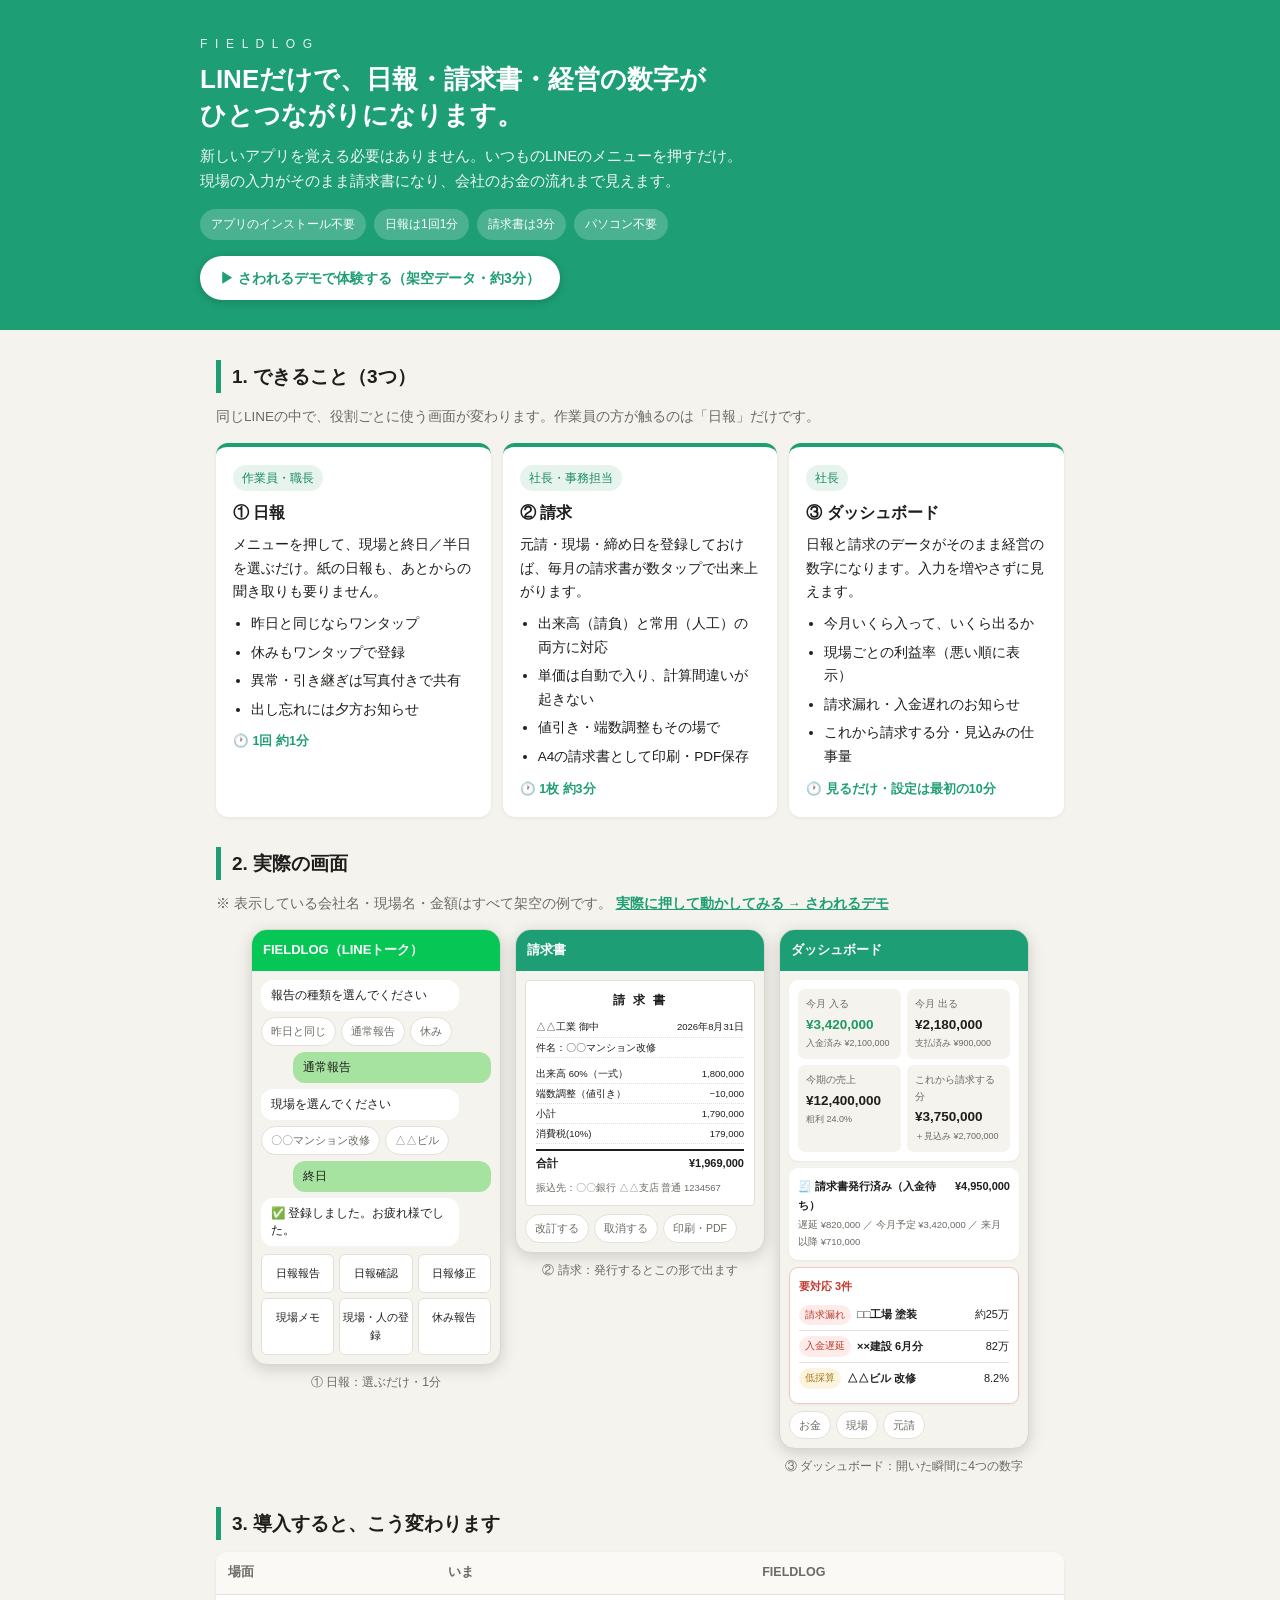
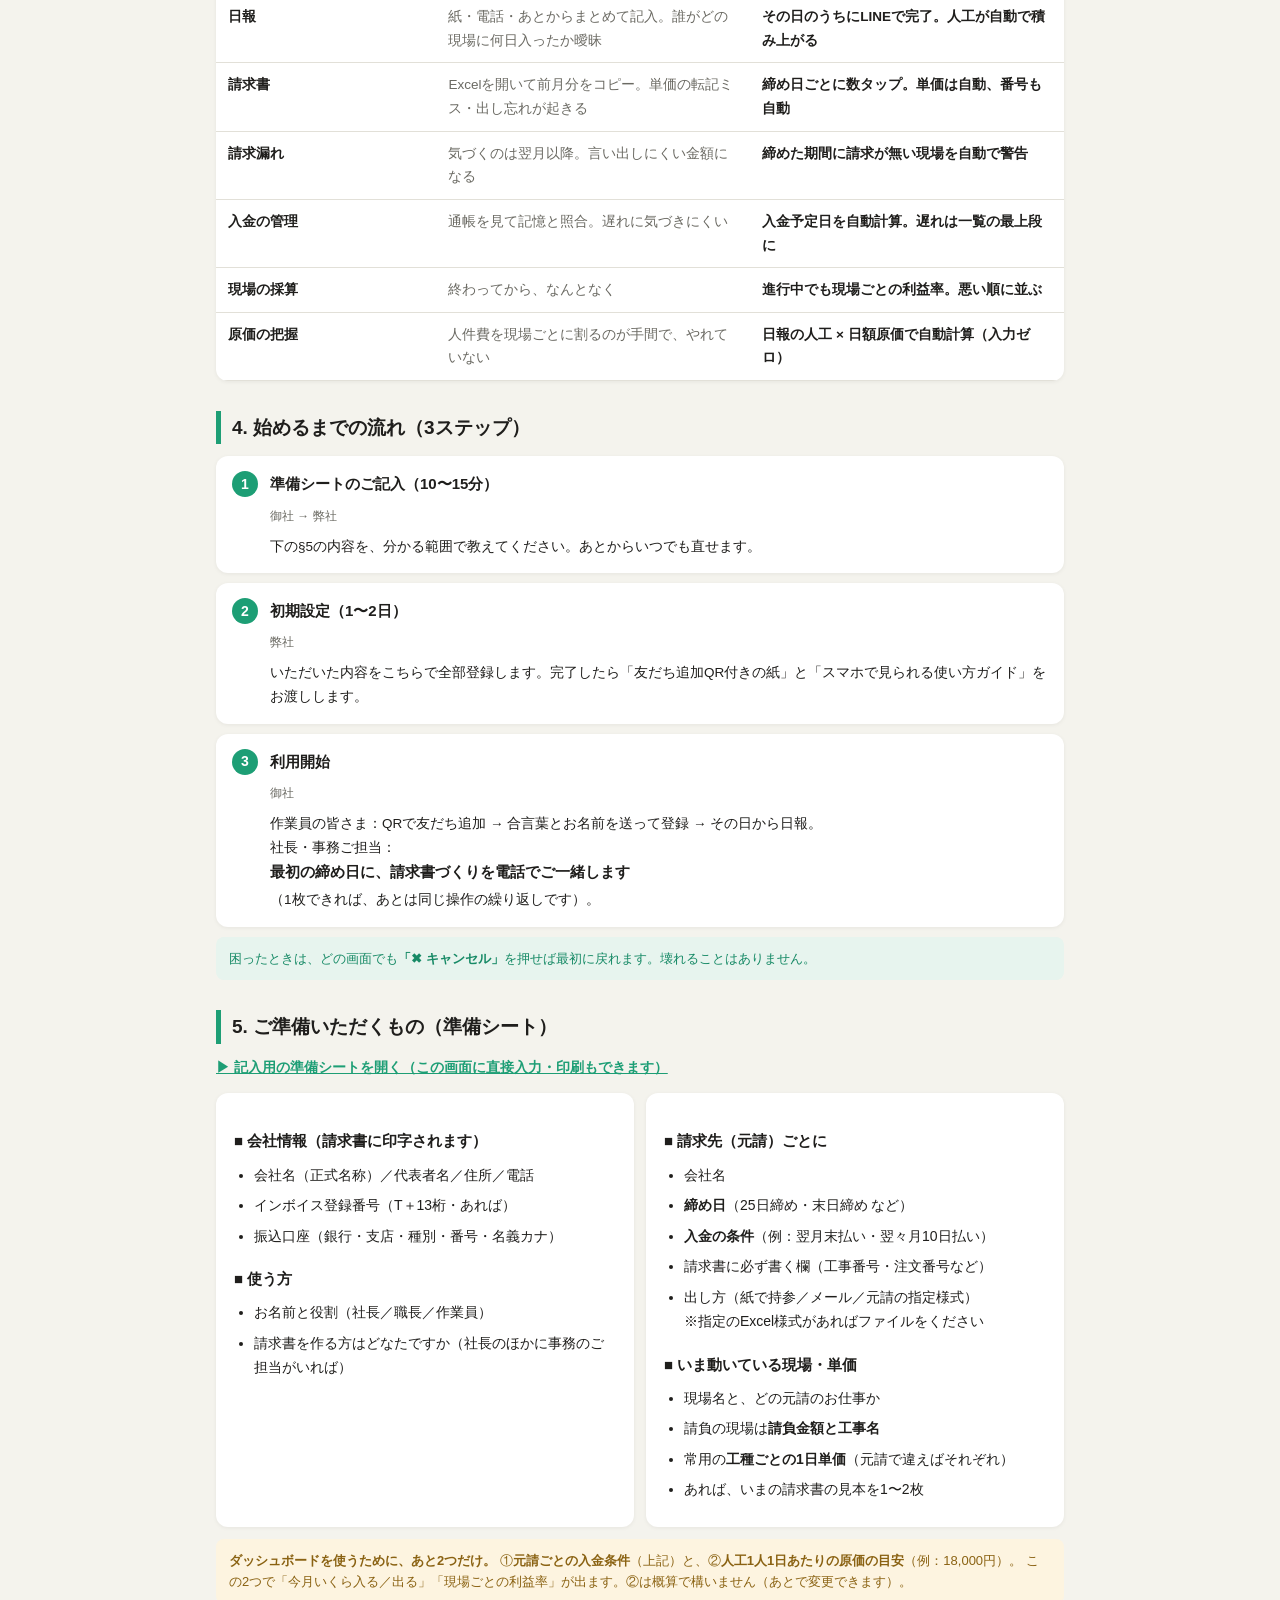
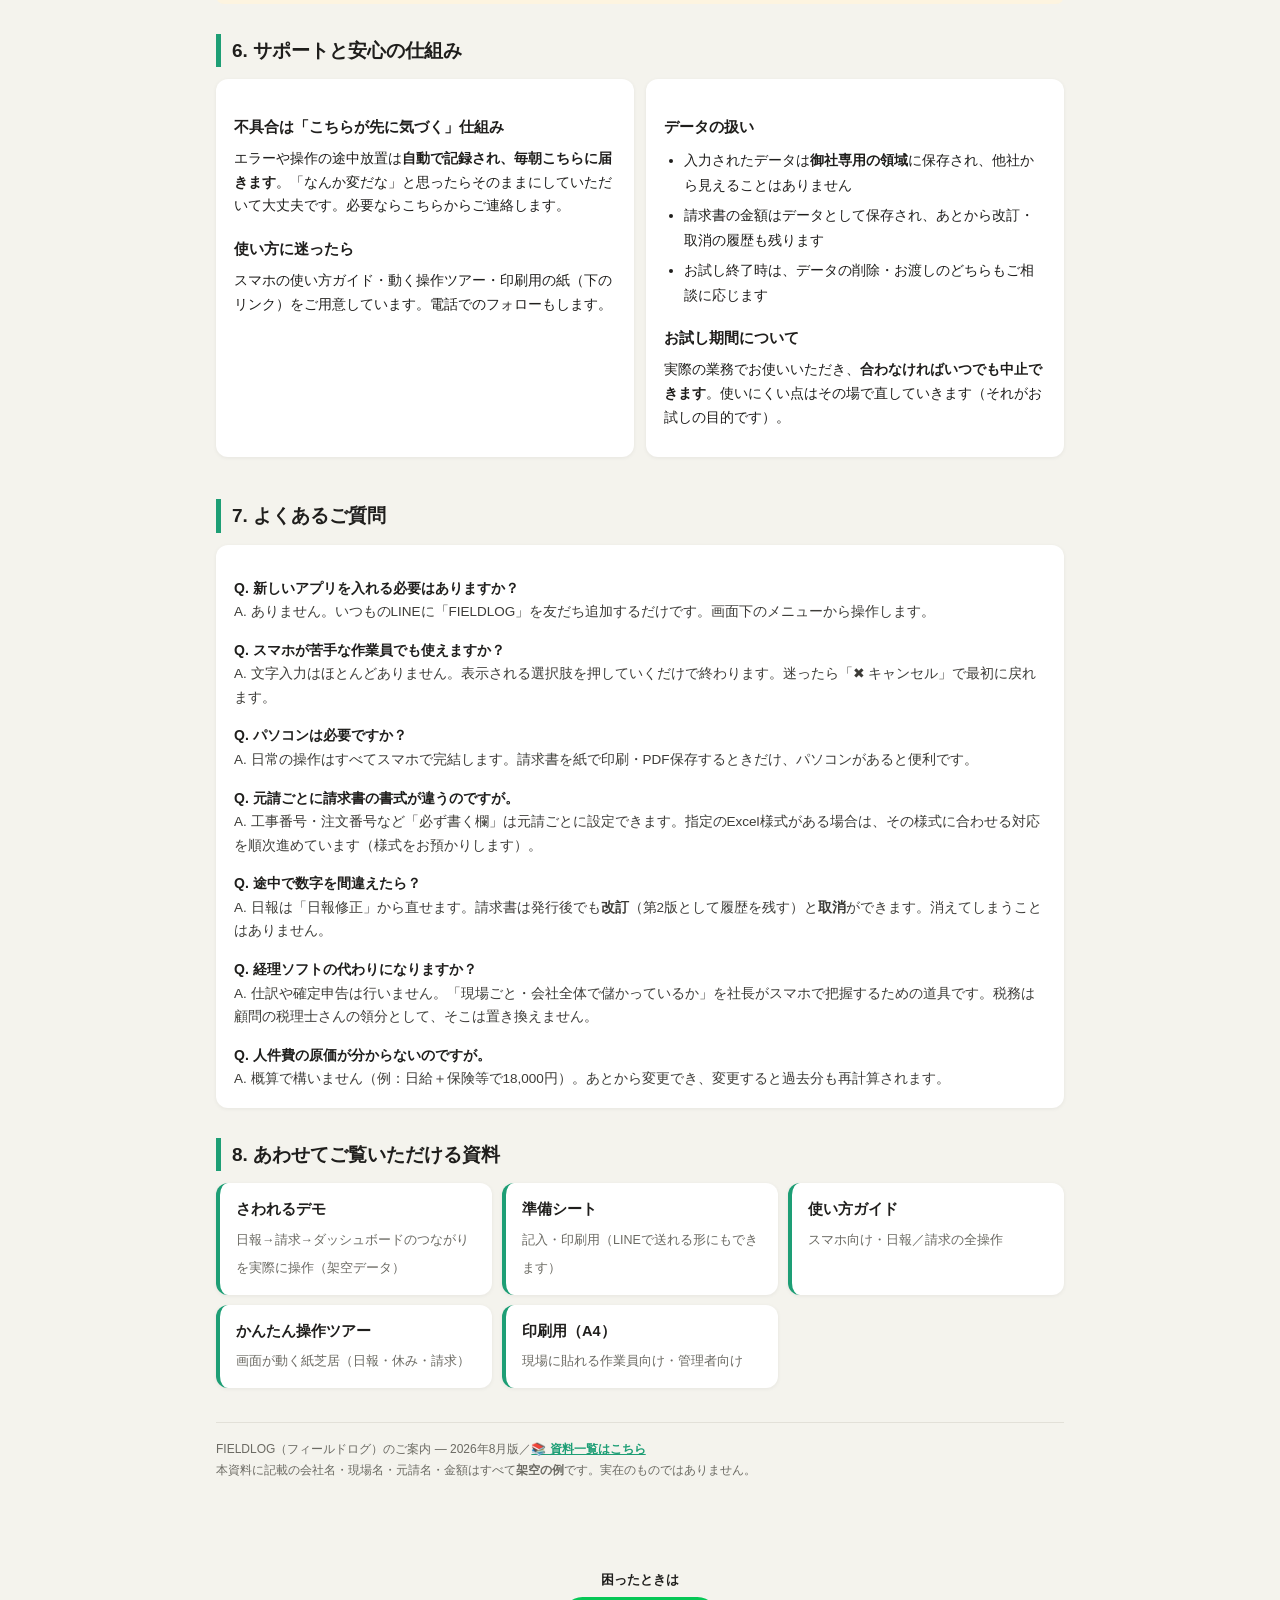
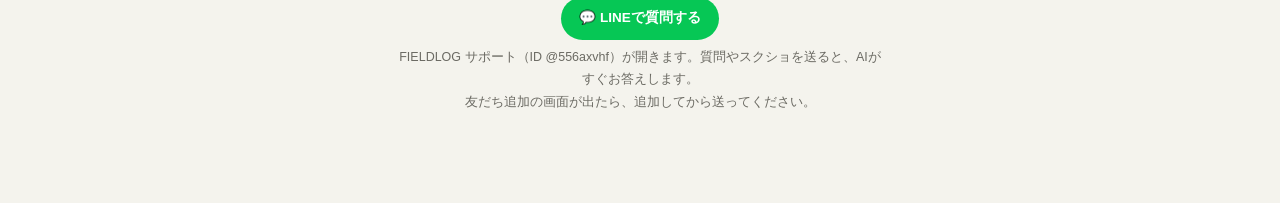
<file: intro.html>
<!DOCTYPE html>
<html lang="ja">
<head>
<meta charset="UTF-8" />
<meta name="viewport" content="width=device-width, initial-scale=1.0" />
<title>FIELDLOG のご案内</title>
<meta name="description" content="LINEだけで、日報・請求書・経営の数字がひとつながりに。3つの機能と始め方、画面イメージをまとめました。" />
<meta property="og:type" content="website" />
<meta property="og:site_name" content="FIELDLOG" />
<meta property="og:title" content="FIELDLOG のご案内" />
<meta property="og:description" content="LINEだけで、日報・請求書・経営の数字がひとつながりに。3つの機能と始め方、画面イメージをまとめました。" />
<meta property="og:url" content="https://fieldlogai-coder.github.io/fla-liff/intro.html" />
<meta name="twitter:card" content="summary" />
<link rel="stylesheet" href="./fla-tokens.css?v=2026-07-12" />
<style>
  *,*::before,*::after{box-sizing:border-box;margin:0;padding:0;}
  body{font-family:-apple-system,BlinkMacSystemFont,"Hiragino Sans","Noto Sans JP",sans-serif;
       background:var(--bg);color:var(--ink);line-height:1.75;-webkit-text-size-adjust:100%;}
  .wrap{max-width:880px;margin:0 auto;padding:0 16px 56px;}

  /* 表紙 */
  .hero{background:var(--acc);color:#fff;padding:34px 20px 30px;margin-bottom:22px;}
  .hero .inner{max-width:880px;margin:0 auto;}
  .hero .mark{font-size:12px;letter-spacing:.18em;opacity:.9;}
  .hero h1{font-size:26px;line-height:1.4;margin:6px 0 10px;}
  .hero p{font-size:14.5px;opacity:.95;}
  .hero .badges{display:flex;gap:8px;flex-wrap:wrap;margin-top:14px;}
  .hero .badge{background:rgba(255,255,255,.2);font-size:12px;padding:5px 11px;border-radius:999px;}
  .hero .cta{display:inline-block;background:#fff;color:var(--acc);font-weight:bold;font-size:14px;
    padding:10px 20px;border-radius:999px;margin-top:16px;text-decoration:none;box-shadow:0 2px 8px rgba(0,0,0,.18);}
  .hero .cta:active{opacity:.8;}

  h2{font-size:19px;margin:30px 0 12px;padding-left:11px;border-left:5px solid var(--acc);}
  h3{font-size:15px;margin:18px 0 7px;}
  p{font-size:14px;margin-bottom:11px;}
  .lead{color:var(--sub);font-size:13.5px;margin-bottom:14px;}
  .card{background:#fff;border-radius:var(--r);padding:17px 18px;margin-bottom:12px;box-shadow:0 1px 4px rgba(0,0,0,.06);}
  .grid3{display:grid;grid-template-columns:repeat(auto-fit,minmax(240px,1fr));gap:12px;}
  .grid2{display:grid;grid-template-columns:repeat(auto-fit,minmax(280px,1fr));gap:12px;}
  .feat{background:#fff;border-radius:var(--r);padding:16px 17px;box-shadow:0 1px 4px rgba(0,0,0,.06);border-top:4px solid var(--acc);}
  .feat .who{display:inline-block;font-size:11.5px;background:var(--info-bg);color:var(--info-ink);padding:3px 9px;border-radius:999px;margin-bottom:8px;}
  .feat h3{margin:0 0 6px;font-size:16px;}
  .feat ul{margin:8px 0 0 18px;font-size:13.5px;}
  .feat li{margin-bottom:5px;}
  .feat .time{margin-top:10px;font-size:12.5px;color:var(--acc);font-weight:bold;}

  table{width:100%;border-collapse:collapse;font-size:13.5px;background:#fff;border-radius:var(--r);overflow:hidden;box-shadow:0 1px 4px rgba(0,0,0,.06);}
  th,td{padding:10px 12px;border-bottom:1px solid var(--line);text-align:left;vertical-align:top;}
  th{background:#faf9f5;font-size:12.5px;color:var(--sub);white-space:nowrap;}
  td.now{color:var(--sub);}
  td.aft{font-weight:bold;}
  ul.plain{margin:8px 0 8px 20px;font-size:14px;}
  ul.plain li{margin-bottom:6px;}
  .steps{counter-reset:st;}
  .step{background:#fff;border-radius:var(--r);padding:15px 17px 15px 54px;margin-bottom:10px;position:relative;box-shadow:0 1px 4px rgba(0,0,0,.06);}
  .step::before{counter-increment:st;content:counter(st);position:absolute;left:16px;top:15px;width:26px;height:26px;border-radius:50%;
    background:var(--acc);color:#fff;font-size:14px;font-weight:bold;display:flex;align-items:center;justify-content:center;}
  .step b{display:block;font-size:15px;margin-bottom:3px;}
  .step .who{font-size:12px;color:var(--sub);}
  .note{background:var(--info-bg);color:var(--info-ink);border-radius:var(--r-sm);padding:11px 13px;font-size:13px;line-height:1.65;}
  .warn{background:#fdf4e0;color:#8a6212;border-radius:var(--r-sm);padding:11px 13px;font-size:13px;line-height:1.65;}
  .q{font-weight:bold;font-size:14px;margin-top:14px;}
  .a{font-size:13.5px;color:#3d3c38;}

  /* スマホ画面イメージ */
  .shots{display:flex;gap:14px;flex-wrap:wrap;justify-content:center;margin:6px 0 4px;}
  .phone{width:250px;background:var(--bg);border-radius:16px;overflow:hidden;box-shadow:0 4px 16px rgba(0,0,0,.16);border:1px solid #d9d7ce;}
  .ph-h{background:var(--acc);color:#fff;padding:9px 11px;font-size:13px;font-weight:bold;}
  .ph-h.line{background:#06c755;}
  .ph-b{padding:9px;}
  .ph-cap{text-align:center;font-size:12px;color:var(--sub);margin-top:7px;}
  .bub{max-width:86%;padding:7px 10px;border-radius:12px;font-size:11.5px;margin-bottom:6px;line-height:1.5;}
  .bub.bot{background:#fff;}
  .bub.me{background:#a6e3a1;margin-left:auto;}
  .chips{display:flex;gap:5px;flex-wrap:wrap;margin-top:4px;}
  .chip{background:#fff;border:1px solid var(--line);border-radius:999px;font-size:10.5px;padding:4px 9px;color:var(--sub);}
  .menu6{display:grid;grid-template-columns:repeat(3,1fr);gap:5px;}
  .menu6 div{background:#fff;border:1px solid var(--line);border-radius:6px;font-size:10.5px;text-align:center;padding:9px 2px;}
  .mini{background:#fff;border-radius:9px;padding:9px;margin-bottom:7px;box-shadow:0 1px 3px rgba(0,0,0,.05);}
  .mini .k{font-size:10px;color:var(--sub);} .mini .v{font-size:15px;font-weight:bold;}
  .split2{display:grid;grid-template-columns:1fr 1fr;gap:6px;}
  .tile{background:var(--bg);border-radius:7px;padding:7px 8px;}
  .tile .k{font-size:9.5px;color:var(--sub);} .tile .v{font-size:13.5px;font-weight:bold;}
  .tile .n{font-size:9px;color:var(--sub);}
  .rowl{display:flex;gap:6px;align-items:center;font-size:11px;padding:5px 0;border-bottom:1px solid var(--line);}
  .rowl:last-child{border-bottom:none;}
  .rowl .nm{flex:1;font-weight:bold;white-space:nowrap;overflow:hidden;text-overflow:ellipsis;}
  .pill{font-size:9.5px;padding:2px 6px;border-radius:999px;}
  .p-warn{background:#fdecea;color:var(--warn);} .p-ok{background:var(--ok-bg);color:var(--ok-ink);}
  .p-cau{background:#fdf4e0;color:#a8781a;}
  .a4{background:#fff;border:1px solid var(--line);border-radius:4px;padding:10px;font-size:9.5px;line-height:1.6;}
  .a4 .ttl{text-align:center;font-size:12px;font-weight:bold;letter-spacing:.2em;margin-bottom:7px;}
  .a4 .ln{display:flex;justify-content:space-between;border-bottom:1px dotted var(--line);padding:2px 0;}
  .a4 .tot{display:flex;justify-content:space-between;font-weight:bold;border-top:2px solid var(--ink);margin-top:5px;padding-top:4px;font-size:11px;}

  .links{display:grid;grid-template-columns:repeat(auto-fit,minmax(220px,1fr));gap:10px;}
  .link{display:block;background:#fff;border-radius:var(--r);padding:14px 16px;text-decoration:none;color:var(--ink);box-shadow:0 1px 4px rgba(0,0,0,.06);border-left:4px solid var(--acc);}
  .link b{display:block;font-size:14.5px;margin-bottom:2px;}
  .link span{font-size:12.5px;color:var(--sub);}
  footer{margin-top:34px;padding-top:16px;border-top:1px solid var(--line);font-size:12px;color:var(--sub);}
  @media print{ body{background:#fff;} .hero{background:#fff;color:var(--ink);border-bottom:3px solid var(--acc);} .phone{box-shadow:none;} .card,.feat,.step,table{box-shadow:none;border:1px solid var(--line);} }
</style>
</head>
<body>

<div class="hero">
  <div class="inner">
    <div class="mark">F I E L D L O G</div>
    <h1>LINEだけで、日報・請求書・経営の数字が<br>ひとつながりになります。</h1>
    <p>新しいアプリを覚える必要はありません。いつものLINEのメニューを押すだけ。<br>
       現場の入力がそのまま請求書になり、会社のお金の流れまで見えます。</p>
    <div class="badges">
      <span class="badge">アプリのインストール不要</span>
      <span class="badge">日報は1回1分</span>
      <span class="badge">請求書は3分</span>
      <span class="badge">パソコン不要</span>
    </div>
    <a class="cta" href="./demo.html">▶ さわれるデモで体験する（架空データ・約3分）</a>
  </div>
</div>

<div class="wrap">

  <!-- ══ 1. 3つの機能 ══ -->
  <h2>1. できること（3つ）</h2>
  <p class="lead">同じLINEの中で、役割ごとに使う画面が変わります。作業員の方が触るのは「日報」だけです。</p>
  <div class="grid3">
    <div class="feat">
      <span class="who">作業員・職長</span>
      <h3>① 日報</h3>
      <p style="font-size:13.5px;margin:0">メニューを押して、現場と終日／半日を選ぶだけ。紙の日報も、あとからの聞き取りも要りません。</p>
      <ul>
        <li>昨日と同じならワンタップ</li>
        <li>休みもワンタップで登録</li>
        <li>異常・引き継ぎは写真付きで共有</li>
        <li>出し忘れには夕方お知らせ</li>
      </ul>
      <div class="time">🕐 1回 約1分</div>
    </div>
    <div class="feat">
      <span class="who">社長・事務担当</span>
      <h3>② 請求</h3>
      <p style="font-size:13.5px;margin:0">元請・現場・締め日を登録しておけば、毎月の請求書が数タップで出来上がります。</p>
      <ul>
        <li>出来高（請負）と常用（人工）の両方に対応</li>
        <li>単価は自動で入り、計算間違いが起きない</li>
        <li>値引き・端数調整もその場で</li>
        <li>A4の請求書として印刷・PDF保存</li>
      </ul>
      <div class="time">🕐 1枚 約3分</div>
    </div>
    <div class="feat">
      <span class="who">社長</span>
      <h3>③ ダッシュボード</h3>
      <p style="font-size:13.5px;margin:0">日報と請求のデータがそのまま経営の数字になります。入力を増やさずに見えます。</p>
      <ul>
        <li>今月いくら入って、いくら出るか</li>
        <li>現場ごとの利益率（悪い順に表示）</li>
        <li>請求漏れ・入金遅れのお知らせ</li>
        <li>これから請求する分・見込みの仕事量</li>
      </ul>
      <div class="time">🕐 見るだけ・設定は最初の10分</div>
    </div>
  </div>

  <!-- ══ 2. 画面イメージ ══ -->
  <h2>2. 実際の画面</h2>
  <p class="lead">※ 表示している会社名・現場名・金額はすべて架空の例です。
    <a href="./demo.html" style="color:var(--acc);font-weight:bold">実際に押して動かしてみる → さわれるデモ</a></p>

  <div class="shots">
    <div>
      <div class="phone">
        <div class="ph-h line">FIELDLOG（LINEトーク）</div>
        <div class="ph-b">
          <div class="bub bot">報告の種類を選んでください</div>
          <div class="chips"><span class="chip">昨日と同じ</span><span class="chip">通常報告</span><span class="chip">休み</span></div>
          <div class="bub me" style="margin-top:6px">通常報告</div>
          <div class="bub bot">現場を選んでください</div>
          <div class="chips"><span class="chip">〇〇マンション改修</span><span class="chip">△△ビル</span></div>
          <div class="bub me" style="margin-top:6px">終日</div>
          <div class="bub bot">✅ 登録しました。お疲れ様でした。</div>
          <div class="menu6" style="margin-top:8px">
            <div>日報報告</div><div>日報確認</div><div>日報修正</div>
            <div>現場メモ</div><div>現場・人の登録</div><div>休み報告</div>
          </div>
        </div>
      </div>
      <div class="ph-cap">① 日報：選ぶだけ・1分</div>
    </div>

    <div>
      <div class="phone">
        <div class="ph-h">請求書</div>
        <div class="ph-b">
          <div class="a4">
            <div class="ttl">請 求 書</div>
            <div class="ln"><span>△△工業 御中</span><span>2026年8月31日</span></div>
            <div class="ln"><span>件名：〇〇マンション改修</span><span></span></div>
            <div style="margin-top:6px">
              <div class="ln"><span>出来高 60%（一式）</span><span>1,800,000</span></div>
              <div class="ln"><span>端数調整（値引き）</span><span>−10,000</span></div>
              <div class="ln"><span>小計</span><span>1,790,000</span></div>
              <div class="ln"><span>消費税(10%)</span><span>179,000</span></div>
            </div>
            <div class="tot"><span>合計</span><span>¥1,969,000</span></div>
            <div style="margin-top:7px;color:#6b6a63">振込先：〇〇銀行 △△支店 普通 1234567</div>
          </div>
          <div class="chips" style="margin-top:8px"><span class="chip">改訂する</span><span class="chip">取消する</span><span class="chip">印刷・PDF</span></div>
        </div>
      </div>
      <div class="ph-cap">② 請求：発行するとこの形で出ます</div>
    </div>

    <div>
      <div class="phone">
        <div class="ph-h">ダッシュボード</div>
        <div class="ph-b">
          <div class="mini">
            <div class="split2">
              <div class="tile"><div class="k">今月 入る</div><div class="v" style="color:var(--ok-ink)">¥3,420,000</div><div class="n">入金済み ¥2,100,000</div></div>
              <div class="tile"><div class="k">今月 出る</div><div class="v">¥2,180,000</div><div class="n">支払済み ¥900,000</div></div>
            </div>
            <div class="split2" style="margin-top:6px">
              <div class="tile"><div class="k">今期の売上</div><div class="v">¥12,400,000</div><div class="n">粗利 24.0%</div></div>
              <div class="tile"><div class="k">これから請求する分</div><div class="v">¥3,750,000</div><div class="n">＋見込み ¥2,700,000</div></div>
            </div>
          </div>
          <div class="mini">
            <div style="display:flex;justify-content:space-between;font-size:11px;font-weight:bold;margin-bottom:2px"><span>🧾 請求書発行済み（入金待ち）</span><span>¥4,950,000</span></div>
            <div style="font-size:9.5px;color:var(--sub)">遅延 ¥820,000 ／ 今月予定 ¥3,420,000 ／ 来月以降 ¥710,000</div>
          </div>
          <div class="mini" style="border:1px solid #f0c8c2">
            <div style="font-size:11px;color:var(--warn);font-weight:bold;margin-bottom:4px">要対応 3件</div>
            <div class="rowl"><span class="pill p-warn">請求漏れ</span><span class="nm">□□工場 塗装</span><span>約25万</span></div>
            <div class="rowl"><span class="pill p-warn">入金遅延</span><span class="nm">××建設 6月分</span><span>82万</span></div>
            <div class="rowl"><span class="pill p-cau">低採算</span><span class="nm">△△ビル 改修</span><span>8.2%</span></div>
          </div>
          <div class="chips"><span class="chip">お金</span><span class="chip">現場</span><span class="chip">元請</span></div>
        </div>
      </div>
      <div class="ph-cap">③ ダッシュボード：開いた瞬間に4つの数字</div>
    </div>
  </div>

  <!-- ══ 3. 変わること ══ -->
  <h2>3. 導入すると、こう変わります</h2>
  <table>
    <tr><th style="width:26%">場面</th><th style="width:37%">いま</th><th>FIELDLOG</th></tr>
    <tr><td><b>日報</b></td><td class="now">紙・電話・あとからまとめて記入。誰がどの現場に何日入ったか曖昧</td><td class="aft">その日のうちにLINEで完了。人工が自動で積み上がる</td></tr>
    <tr><td><b>請求書</b></td><td class="now">Excelを開いて前月分をコピー。単価の転記ミス・出し忘れが起きる</td><td class="aft">締め日ごとに数タップ。単価は自動、番号も自動</td></tr>
    <tr><td><b>請求漏れ</b></td><td class="now">気づくのは翌月以降。言い出しにくい金額になる</td><td class="aft">締めた期間に請求が無い現場を自動で警告</td></tr>
    <tr><td><b>入金の管理</b></td><td class="now">通帳を見て記憶と照合。遅れに気づきにくい</td><td class="aft">入金予定日を自動計算。遅れは一覧の最上段に</td></tr>
    <tr><td><b>現場の採算</b></td><td class="now">終わってから、なんとなく</td><td class="aft">進行中でも現場ごとの利益率。悪い順に並ぶ</td></tr>
    <tr><td><b>原価の把握</b></td><td class="now">人件費を現場ごとに割るのが手間で、やれていない</td><td class="aft"><b>日報の人工 × 日額原価で自動計算</b>（入力ゼロ）</td></tr>
  </table>

  <!-- ══ 4. 始め方 ══ -->
  <h2>4. 始めるまでの流れ（3ステップ）</h2>
  <div class="steps">
    <div class="step"><b>準備シートのご記入（10〜15分）</b>
      <span class="who">御社 → 弊社</span>
      <p style="margin:6px 0 0;font-size:13.5px">下の§5の内容を、分かる範囲で教えてください。あとからいつでも直せます。</p></div>
    <div class="step"><b>初期設定（1〜2日）</b>
      <span class="who">弊社</span>
      <p style="margin:6px 0 0;font-size:13.5px">いただいた内容をこちらで全部登録します。完了したら「友だち追加QR付きの紙」と「スマホで見られる使い方ガイド」をお渡しします。</p></div>
    <div class="step"><b>利用開始</b>
      <span class="who">御社</span>
      <p style="margin:6px 0 0;font-size:13.5px">作業員の皆さま：QRで友だち追加 → 合言葉とお名前を送って登録 → その日から日報。<br>
        社長・事務ご担当：<b>最初の締め日に、請求書づくりを電話でご一緒します</b>（1枚できれば、あとは同じ操作の繰り返しです）。</p></div>
  </div>
  <div class="note">困ったときは、どの画面でも<b>「✖ キャンセル」</b>を押せば最初に戻れます。壊れることはありません。</div>

  <!-- ══ 5. 準備するもの ══ -->
  <h2>5. ご準備いただくもの（準備シート）</h2>
  <p class="lead"><a href="./prep-sheet.html" style="color:var(--acc);font-weight:bold">▶ 記入用の準備シートを開く（この画面に直接入力・印刷もできます）</a></p>
  <div class="grid2">
    <div class="card">
      <h3>■ 会社情報（請求書に印字されます）</h3>
      <ul class="plain">
        <li>会社名（正式名称）／代表者名／住所／電話</li>
        <li>インボイス登録番号（T＋13桁・あれば）</li>
        <li>振込口座（銀行・支店・種別・番号・名義カナ）</li>
      </ul>
      <h3>■ 使う方</h3>
      <ul class="plain">
        <li>お名前と役割（社長／職長／作業員）</li>
        <li>請求書を作る方はどなたですか（社長のほかに事務のご担当がいれば）</li>
      </ul>
    </div>
    <div class="card">
      <h3>■ 請求先（元請）ごとに</h3>
      <ul class="plain">
        <li>会社名</li>
        <li><b>締め日</b>（25日締め・末日締め など）</li>
        <li><b>入金の条件</b>（例：翌月末払い・翌々月10日払い）</li>
        <li>請求書に必ず書く欄（工事番号・注文番号など）</li>
        <li>出し方（紙で持参／メール／元請の指定様式）<br>※指定のExcel様式があればファイルをください</li>
      </ul>
      <h3>■ いま動いている現場・単価</h3>
      <ul class="plain">
        <li>現場名と、どの元請のお仕事か</li>
        <li>請負の現場は<b>請負金額と工事名</b></li>
        <li>常用の<b>工種ごとの1日単価</b>（元請で違えばそれぞれ）</li>
        <li>あれば、いまの請求書の見本を1〜2枚</li>
      </ul>
    </div>
  </div>
  <div class="warn"><b>ダッシュボードを使うために、あと2つだけ。</b>
    ①<b>元請ごとの入金条件</b>（上記）と、②<b>人工1人1日あたりの原価の目安</b>（例：18,000円）。
    この2つで「今月いくら入る／出る」「現場ごとの利益率」が出ます。②は概算で構いません（あとで変更できます）。</div>

  <!-- ══ 6. サポート ══ -->
  <h2>6. サポートと安心の仕組み</h2>
  <div class="grid2">
    <div class="card">
      <h3>不具合は「こちらが先に気づく」仕組み</h3>
      <p style="font-size:13.5px">エラーや操作の途中放置は<b>自動で記録され、毎朝こちらに届きます</b>。「なんか変だな」と思ったらそのままにしていただいて大丈夫です。必要ならこちらからご連絡します。</p>
      <h3>使い方に迷ったら</h3>
      <p style="font-size:13.5px">スマホの使い方ガイド・動く操作ツアー・印刷用の紙（下のリンク）をご用意しています。電話でのフォローもします。</p>
    </div>
    <div class="card">
      <h3>データの扱い</h3>
      <ul class="plain">
        <li>入力されたデータは<b>御社専用の領域</b>に保存され、他社から見えることはありません</li>
        <li>請求書の金額はデータとして保存され、あとから改訂・取消の履歴も残ります</li>
        <li>お試し終了時は、データの削除・お渡しのどちらもご相談に応じます</li>
      </ul>
      <h3>お試し期間について</h3>
      <p style="font-size:13.5px">実際の業務でお使いいただき、<b>合わなければいつでも中止できます</b>。使いにくい点はその場で直していきます（それがお試しの目的です）。</p>
    </div>
  </div>

  <!-- ══ 7. FAQ ══ -->
  <h2>7. よくあるご質問</h2>
  <div class="card">
    <div class="q">Q. 新しいアプリを入れる必要はありますか？</div>
    <div class="a">A. ありません。いつものLINEに「FIELDLOG」を友だち追加するだけです。画面下のメニューから操作します。</div>
    <div class="q">Q. スマホが苦手な作業員でも使えますか？</div>
    <div class="a">A. 文字入力はほとんどありません。表示される選択肢を押していくだけで終わります。迷ったら「✖ キャンセル」で最初に戻れます。</div>
    <div class="q">Q. パソコンは必要ですか？</div>
    <div class="a">A. 日常の操作はすべてスマホで完結します。請求書を紙で印刷・PDF保存するときだけ、パソコンがあると便利です。</div>
    <div class="q">Q. 元請ごとに請求書の書式が違うのですが。</div>
    <div class="a">A. 工事番号・注文番号など「必ず書く欄」は元請ごとに設定できます。指定のExcel様式がある場合は、その様式に合わせる対応を順次進めています（様式をお預かりします）。</div>
    <div class="q">Q. 途中で数字を間違えたら？</div>
    <div class="a">A. 日報は「日報修正」から直せます。請求書は発行後でも<b>改訂</b>（第2版として履歴を残す）と<b>取消</b>ができます。消えてしまうことはありません。</div>
    <div class="q">Q. 経理ソフトの代わりになりますか？</div>
    <div class="a">A. 仕訳や確定申告は行いません。「現場ごと・会社全体で儲かっているか」を社長がスマホで把握するための道具です。税務は顧問の税理士さんの領分として、そこは置き換えません。</div>
    <div class="q">Q. 人件費の原価が分からないのですが。</div>
    <div class="a">A. 概算で構いません（例：日給＋保険等で18,000円）。あとから変更でき、変更すると過去分も再計算されます。</div>
  </div>

  <!-- ══ 8. 資料 ══ -->
  <h2>8. あわせてご覧いただける資料</h2>
  <div class="links">
    <a class="link" href="./demo.html"><b>さわれるデモ</b><span>日報→請求→ダッシュボードのつながりを実際に操作（架空データ）</span></a>
    <a class="link" href="./prep-sheet.html"><b>準備シート</b><span>記入・印刷用（LINEで送れる形にもできます）</span></a>
    <a class="link" href="./manual.html"><b>使い方ガイド</b><span>スマホ向け・日報／請求の全操作</span></a>
    <a class="link" href="./manual-walkthrough.html"><b>かんたん操作ツアー</b><span>画面が動く紙芝居（日報・休み・請求）</span></a>
    <a class="link" href="./manual-print.html"><b>印刷用（A4）</b><span>現場に貼れる作業員向け・管理者向け</span></a>
  </div>

  <footer>
    FIELDLOG（フィールドログ）のご案内 — 2026年8月版／<a href="./index.html" style="color:var(--acc);font-weight:bold">📚 資料一覧はこちら</a><br>
    本資料に記載の会社名・現場名・元請名・金額はすべて<b>架空の例</b>です。実在のものではありません。
  </footer>

</div>
<script src="./fla-support.js?v=2026-10-30"></script>
</body>
</html>
</file>
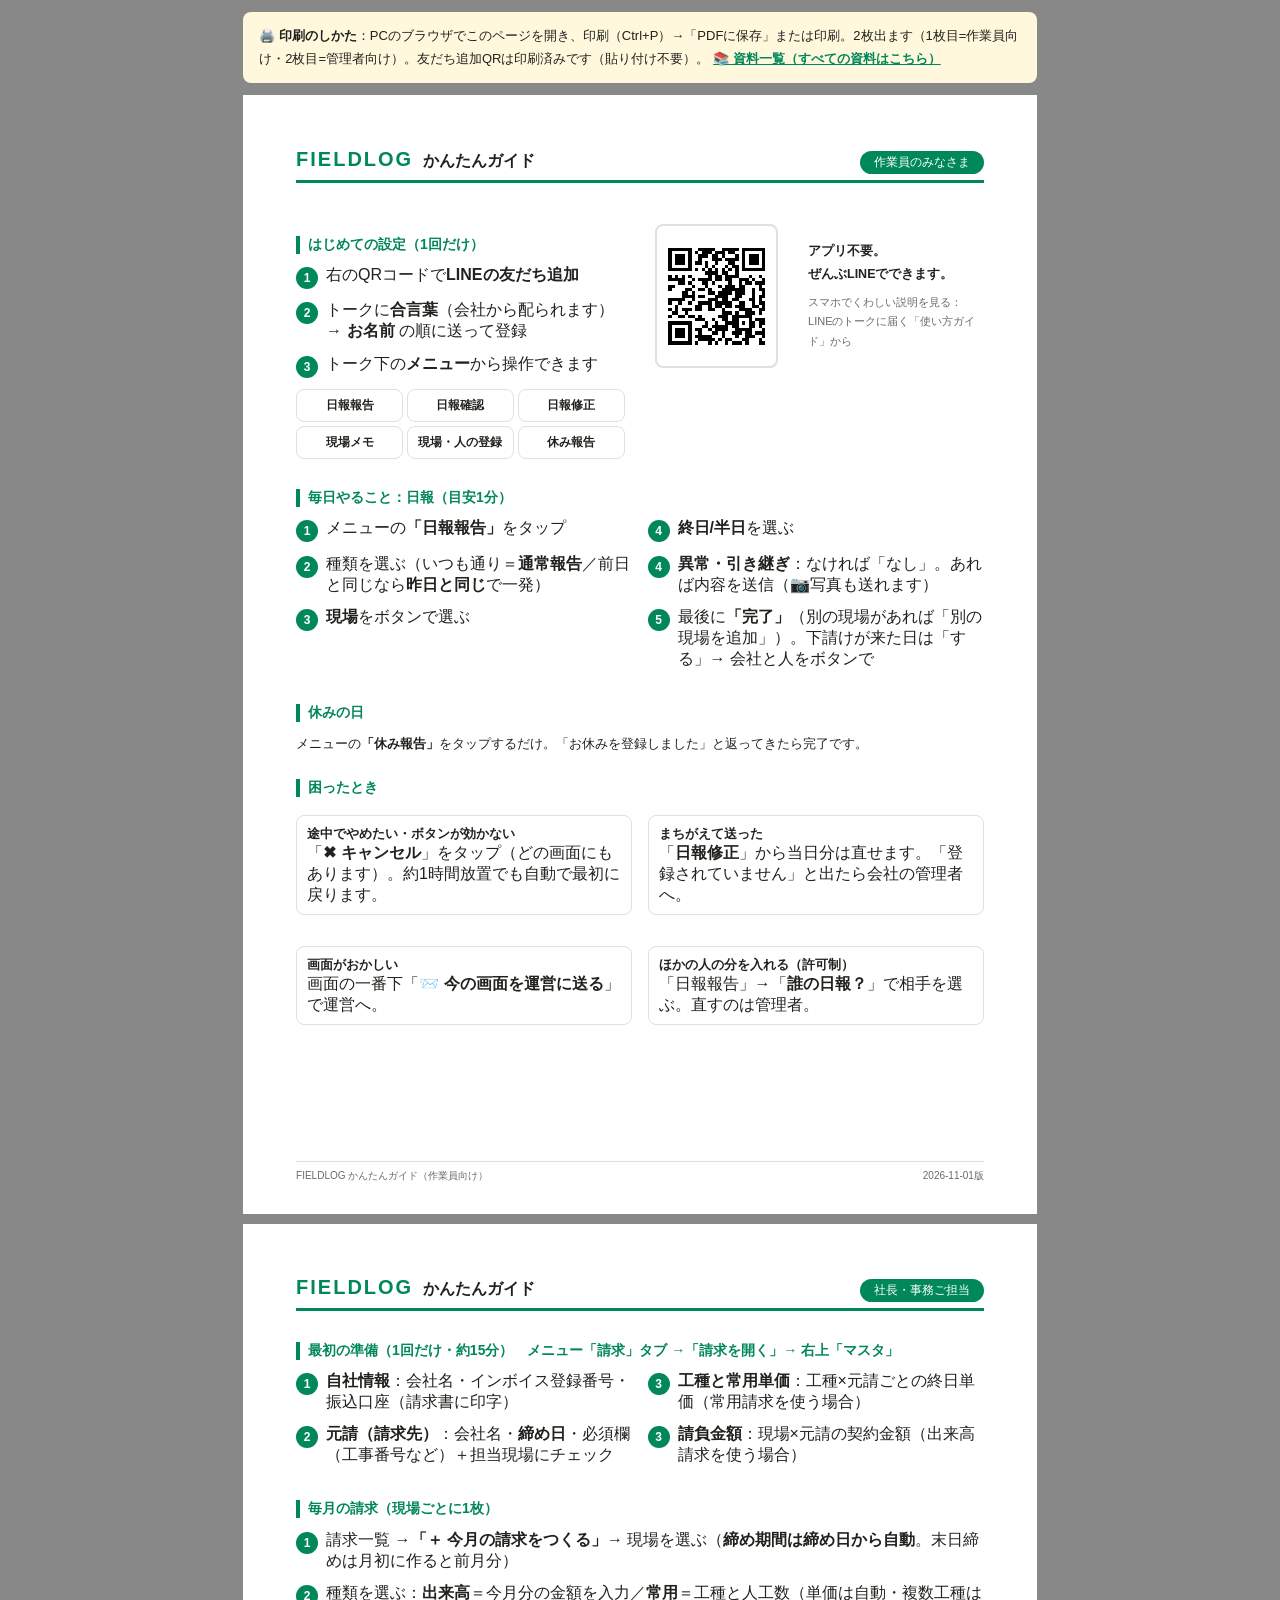
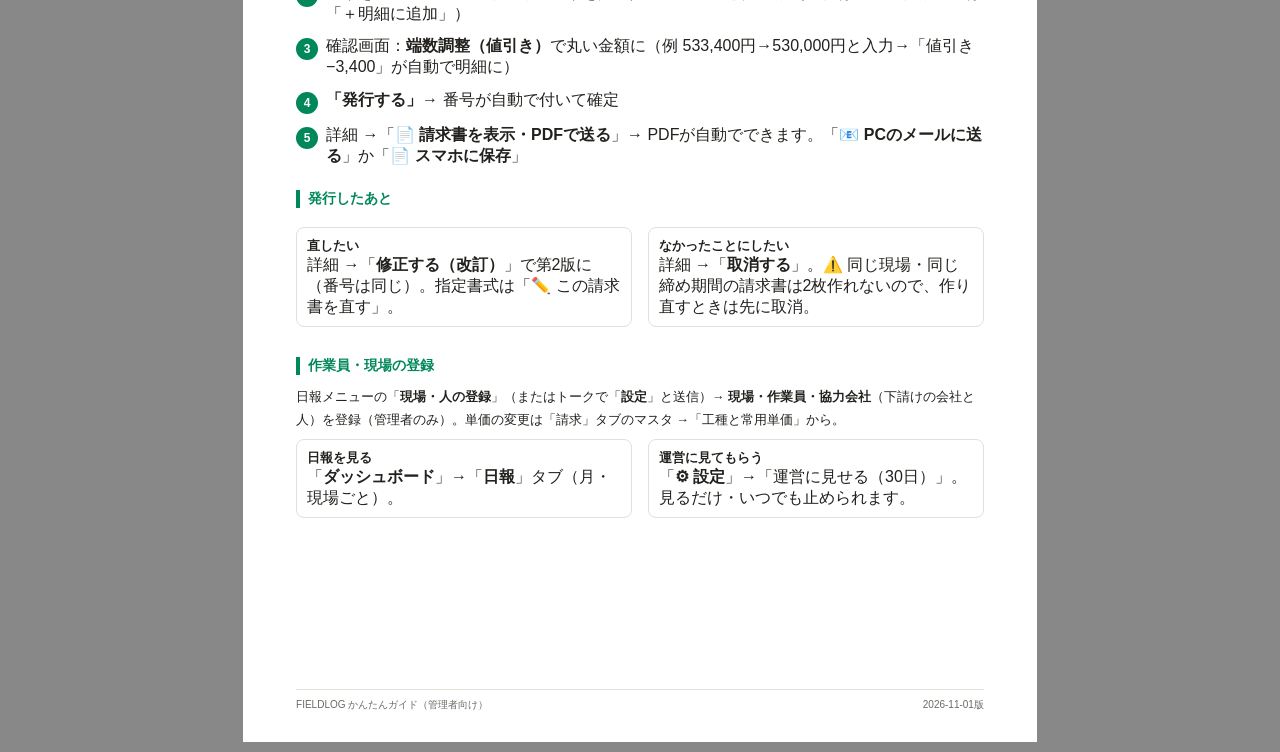
<file: manual-print.html>
<!DOCTYPE html>
<html lang="ja">
<head>
  <meta charset="UTF-8" />
  <meta name="viewport" content="width=device-width, initial-scale=1.0" />
  <title>FIELDLOG かんたんガイド（印刷用A4）</title>
<meta name="description" content="現場で配れる2枚（作業員向け・管理者向け）。友だち追加QR印刷済み。" />
<meta property="og:type" content="website" />
<meta property="og:site_name" content="FIELDLOG" />
<meta property="og:title" content="FIELDLOG 印刷用（A4）" />
<meta property="og:description" content="現場で配れる2枚（作業員向け・管理者向け）。友だち追加QR印刷済み。" />
<meta property="og:url" content="https://fieldlogai-coder.github.io/fla-liff/manual-print.html" />
<meta name="twitter:card" content="summary" />
  <style>
    *,*::before,*::after{box-sizing:border-box;margin:0;padding:0;}
    :root{--acc:#00875a;--ink:#22211d;--sub:#6b6a63;--line:#e2e0d8;--bg:#f7f6f1;}
    body{font-family:-apple-system,BlinkMacSystemFont,"Hiragino Sans","Yu Gothic",sans-serif;background:#888;color:var(--ink);}
    .page{width:210mm;min-height:296mm;background:#fff;margin:10px auto;padding:14mm 14mm 12mm;position:relative;}
    .head{display:flex;align-items:baseline;gap:10px;border-bottom:3px solid var(--acc);padding-bottom:6px;margin-bottom:8mm;}
    .head .logo{font-size:20px;font-weight:800;letter-spacing:2px;color:var(--acc);}
    .head .t{font-size:16px;font-weight:700;}
    .head .aud{margin-left:auto;font-size:12px;background:var(--acc);color:#fff;border-radius:999px;padding:3px 14px;}
    h2{font-size:14px;color:var(--acc);margin:6mm 0 3mm;border-left:4px solid var(--acc);padding-left:8px;}
    p,li,td{font-size:12.5px;line-height:1.8;}
    ol,ul{padding-left:20px;}
    .cols{display:grid;grid-template-columns:1fr 1fr;gap:8mm;}
    .steps{counter-reset:st;}
    .step{display:flex;gap:8px;margin-bottom:3mm;align-items:flex-start;}
    .step .n{counter-increment:st;flex-shrink:0;width:22px;height:22px;border-radius:50%;background:var(--acc);color:#fff;font-size:12px;font-weight:700;display:flex;align-items:center;justify-content:center;margin-top:2px;}
    .step .n::before{content:counter(st);}
    .step b{font-weight:700;}
    .box{border:1.5px solid var(--line);border-radius:8px;padding:8px 10px;margin:2mm 0;}
    .box.warn{border-color:#e5b3ab;background:#fdf3f2;}
    .box .bt{font-weight:700;font-size:12.5px;}
    .qr{border:2px dashed var(--sub);border-radius:8px;width:38mm;height:38mm;display:flex;align-items:center;justify-content:center;text-align:center;font-size:10px;color:var(--sub);line-height:1.6;}
    .qrline{display:flex;gap:8mm;align-items:center;margin-top:3mm;}
    .menu6{display:grid;grid-template-columns:repeat(3,1fr);gap:4px;margin:2mm 0;}
    .menu6 div{border:1.5px solid var(--line);border-radius:8px;text-align:center;font-size:11.5px;font-weight:700;padding:8px 2px;}
    .foot{position:absolute;bottom:8mm;left:14mm;right:14mm;display:flex;justify-content:space-between;font-size:10px;color:var(--sub);border-top:1px solid var(--line);padding-top:2mm;}
    .noprint{max-width:210mm;margin:12px auto;background:#fff8dd;border-radius:8px;padding:12px 16px;font-size:13px;line-height:1.8;}
    @media print{
      body{background:#fff;}
      .page{margin:0;width:auto;min-height:auto;page-break-after:always;}
      .noprint{display:none;}
      @page{size:A4;margin:0;}
    }
  </style>
</head>
<body>

<div class="noprint">🖨️ <b>印刷のしかた</b>：PCのブラウザでこのページを開き、印刷（Ctrl+P）→「PDFに保存」または印刷。2枚出ます（1枚目=作業員向け・2枚目=管理者向け）。友だち追加QRは印刷済みです（貼り付け不要）。
  <a href="./index.html" style="color:#00875a;font-weight:700">📚 資料一覧（すべての資料はこちら）</a></div>

<!-- ═══ 1枚目: 作業員向け ═══ -->
<div class="page">
  <div class="head"><span class="logo">FIELDLOG</span><span class="t">かんたんガイド</span><span class="aud">作業員のみなさま</span></div>

  <div class="cols">
    <div>
      <h2>はじめての設定（1回だけ）</h2>
      <div class="steps">
        <div class="step"><span class="n"></span><div>右のQRコードで<b>LINEの友だち追加</b></div></div>
        <div class="step"><span class="n"></span><div>トークに<b>合言葉</b>（会社から配られます）→ <b>お名前</b> の順に送って登録</div></div>
        <div class="step"><span class="n"></span><div>トーク下の<b>メニュー</b>から操作できます</div></div>
      </div>
      <div class="menu6">
        <div>日報報告</div><div>日報確認</div><div>日報修正</div>
        <div>現場メモ</div><div>現場・人の登録</div><div>休み報告</div>
      </div>
    </div>
    <div>
      <div class="qrline">
        <div class="qr" style="border:2px solid var(--line);padding:2mm"><svg xmlns="http://www.w3.org/2000/svg" style="display:block;width:100%;height:100%" viewBox="0 0 31 31" shape-rendering="crispEdges"><path fill="#ffffff" d="M0 0h31v31H0z"/><path stroke="#000000" d="M1 1.5h7m2 0h5m2 0h5m1 0h7M1 2.5h1m5 0h1m1 0h1m1 0h3m1 0h3m1 0h2m2 0h1m5 0h1M1 3.5h1m1 0h3m1 0h1m2 0h3m1 0h2m1 0h1m3 0h1m1 0h1m1 0h3m1 0h1M1 4.5h1m1 0h3m1 0h1m2 0h1m3 0h3m1 0h4m1 0h1m1 0h3m1 0h1M1 5.5h1m1 0h3m1 0h1m1 0h2m1 0h1m2 0h1m3 0h2m2 0h1m1 0h3m1 0h1M1 6.5h1m5 0h1m4 0h1m1 0h1m3 0h1m1 0h2m1 0h1m5 0h1M1 7.5h7m1 0h1m1 0h1m1 0h1m1 0h1m1 0h1m1 0h1m1 0h1m1 0h7M12 8.5h4m1 0h2m2 0h1M1 9.5h1m1 0h1m1 0h1m1 0h1m5 0h1m1 0h2m1 0h4m3 0h1m2 0h1M1 10.5h5m2 0h1m1 0h4m1 0h2m1 0h2m2 0h3m1 0h1m2 0h1M4 11.5h2m1 0h1m3 0h2m1 0h1m4 0h1m2 0h1m1 0h2m1 0h3M1 12.5h2m5 0h1m3 0h1m3 0h1m1 0h3m1 0h2m4 0h1M1 13.5h1m4 0h2m2 0h2m1 0h1m3 0h7m2 0h1m1 0h2M5 14.5h2m1 0h1m4 0h2m1 0h4m1 0h3m2 0h1m2 0h1M5 15.5h4m1 0h2m3 0h4m2 0h2m3 0h1m1 0h2M1 16.5h5m2 0h1m4 0h3m1 0h2m1 0h2m3 0h2m1 0h1M1 17.5h1m2 0h1m2 0h1m2 0h4m1 0h5m2 0h2m2 0h1m1 0h2M3 18.5h1m5 0h2m2 0h1m1 0h2m1 0h2m1 0h3m2 0h2m1 0h1M1 19.5h1m1 0h1m1 0h3m1 0h2m2 0h2m2 0h1m4 0h4m2 0h2M2 20.5h2m2 0h1m10 0h3m1 0h1m2 0h3m1 0h1M1 21.5h1m2 0h2m1 0h2m1 0h1m5 0h3m1 0h6M9 22.5h3m2 0h1m2 0h2m1 0h2m3 0h1m1 0h3M1 23.5h7m4 0h1m2 0h1m2 0h4m1 0h1m1 0h2m1 0h2M1 24.5h1m5 0h1m3 0h2m1 0h5m1 0h2m3 0h2m1 0h1M1 25.5h1m1 0h3m1 0h1m1 0h2m2 0h1m1 0h4m2 0h5m3 0h1M1 26.5h1m1 0h3m1 0h1m2 0h1m3 0h2m1 0h1m2 0h3m1 0h2m1 0h3M1 27.5h1m1 0h3m1 0h1m1 0h5m3 0h1m3 0h1m2 0h3m2 0h1M1 28.5h1m5 0h1m2 0h5m1 0h1m1 0h2m3 0h2m3 0h1M1 29.5h7m1 0h1m3 0h1m1 0h1m2 0h1m1 0h3m1 0h1m3 0h2"/></svg></div>
        <div>
          <p style="font-weight:700">アプリ不要。<br>ぜんぶLINEでできます。</p>
          <p style="font-size:11px;color:var(--sub);margin-top:2mm">スマホでくわしい説明を見る：<br>LINEのトークに届く「使い方ガイド」から</p>
        </div>
      </div>
    </div>
  </div>

  <h2>毎日やること：日報（目安1分）</h2>
  <div class="steps cols" style="gap:4mm">
    <div>
      <div class="step"><span class="n"></span><div>メニューの<b>「日報報告」</b>をタップ</div></div>
      <div class="step"><span class="n"></span><div>種類を選ぶ（いつも通り＝<b>通常報告</b>／前日と同じなら<b>昨日と同じ</b>で一発）</div></div>
      <div class="step"><span class="n"></span><div><b>現場</b>をボタンで選ぶ</div></div>
    </div>
    <div>
      <div class="step" style="counter-reset:st 3"><span class="n"></span><div><b>終日/半日</b>を選ぶ</div></div>
      <div class="step"><span class="n"></span><div><b>異常・引き継ぎ</b>：なければ「なし」。あれば内容を送信（📷写真も送れます）</div></div>
      <div class="step"><span class="n"></span><div>最後に<b>「完了」</b>（別の現場があれば「別の現場を追加」）。下請けが来た日は「する」→ 会社と人をボタンで</div></div>
    </div>
  </div>

  <h2>休みの日</h2>
  <p>メニューの<b>「休み報告」</b>をタップするだけ。「お休みを登録しました」と返ってきたら完了です。</p>

  <h2>困ったとき</h2>
  <div class="cols" style="gap:4mm">
    <div class="box"><span class="bt">途中でやめたい・ボタンが効かない</span><br>「<b>✖ キャンセル</b>」をタップ（どの画面にもあります）。約1時間放置でも自動で最初に戻ります。</div>
    <div class="box"><span class="bt">まちがえて送った</span><br>「<b>日報修正</b>」から当日分は直せます。「登録されていません」と出たら会社の管理者へ。</div>
    <div class="box"><span class="bt">画面がおかしい</span><br>画面の一番下「<b>📨 今の画面を運営に送る</b>」で運営へ。</div>
    <div class="box"><span class="bt">ほかの人の分を入れる（許可制）</span><br>「日報報告」→「<b>誰の日報？</b>」で相手を選ぶ。直すのは管理者。</div>
  </div>

  <div class="foot"><span>FIELDLOG かんたんガイド（作業員向け）</span><span>2026-11-01版</span></div>
</div>

<!-- ═══ 2枚目: 管理者向け ═══ -->
<div class="page">
  <div class="head"><span class="logo">FIELDLOG</span><span class="t">かんたんガイド</span><span class="aud">社長・事務ご担当</span></div>

  <h2>最初の準備（1回だけ・約15分）　メニュー「請求」タブ →「請求を開く」→ 右上「マスタ」</h2>
  <div class="steps cols" style="gap:4mm">
    <div>
      <div class="step"><span class="n"></span><div><b>自社情報</b>：会社名・インボイス登録番号・振込口座（請求書に印字）</div></div>
      <div class="step"><span class="n"></span><div><b>元請（請求先）</b>：会社名・<b>締め日</b>・必須欄（工事番号など）＋担当現場にチェック</div></div>
    </div>
    <div>
      <div class="step" style="counter-reset:st 2"><span class="n"></span><div><b>工種と常用単価</b>：工種×元請ごとの終日単価（常用請求を使う場合）</div></div>
      <div class="step"><span class="n"></span><div><b>請負金額</b>：現場×元請の契約金額（出来高請求を使う場合）</div></div>
    </div>
  </div>

  <h2>毎月の請求（現場ごとに1枚）</h2>
  <div class="steps">
    <div class="step"><span class="n"></span><div>請求一覧 →<b>「＋ 今月の請求をつくる」</b>→ 現場を選ぶ（<b>締め期間は締め日から自動</b>。末日締めは月初に作ると前月分）</div></div>
    <div class="step"><span class="n"></span><div>種類を選ぶ：<b>出来高</b>＝今月分の金額を入力／<b>常用</b>＝工種と人工数（単価は自動・複数工種は「＋明細に追加」）</div></div>
    <div class="step"><span class="n"></span><div>確認画面：<b>端数調整（値引き）</b>で丸い金額に（例 533,400円→530,000円と入力→「値引き −3,400」が自動で明細に）</div></div>
    <div class="step"><span class="n"></span><div><b>「発行する」</b>→ 番号が自動で付いて確定</div></div>
    <div class="step"><span class="n"></span><div>詳細 →「<b>📄 請求書を表示・PDFで送る</b>」→ PDFが自動でできます。「<b>📧 PCのメールに送る</b>」か「<b>📄 スマホに保存</b>」</div></div>
  </div>

  <h2>発行したあと</h2>
  <div class="cols" style="gap:4mm">
    <div class="box"><span class="bt">直したい</span><br>詳細 →「<b>修正する（改訂）</b>」で第2版に（番号は同じ）。指定書式は「✏️ この請求書を直す」。</div>
    <div class="box"><span class="bt">なかったことにしたい</span><br>詳細 →「<b>取消する</b>」。⚠️ 同じ現場・同じ締め期間の請求書は2枚作れないので、作り直すときは先に取消。</div>
  </div>

  <h2>作業員・現場の登録</h2>
  <p>日報メニューの「<b>現場・人の登録</b>」（またはトークで「<b>設定</b>」と送信）→ <b>現場・作業員・協力会社</b>（下請けの会社と人）を登録（管理者のみ）。単価の変更は「請求」タブのマスタ →「工種と常用単価」から。</p>
  <div class="cols" style="gap:4mm">
    <div class="box"><span class="bt">日報を見る</span><br>「<b>ダッシュボード</b>」→「<b>日報</b>」タブ（月・現場ごと）。</div>
    <div class="box"><span class="bt">運営に見てもらう</span><br>「<b>⚙ 設定</b>」→「運営に見せる（30日）」。見るだけ・いつでも止められます。</div>
  </div>


  <div class="foot"><span>FIELDLOG かんたんガイド（管理者向け）</span><span>2026-11-01版</span></div>
</div>

</body>
</html>
</file>
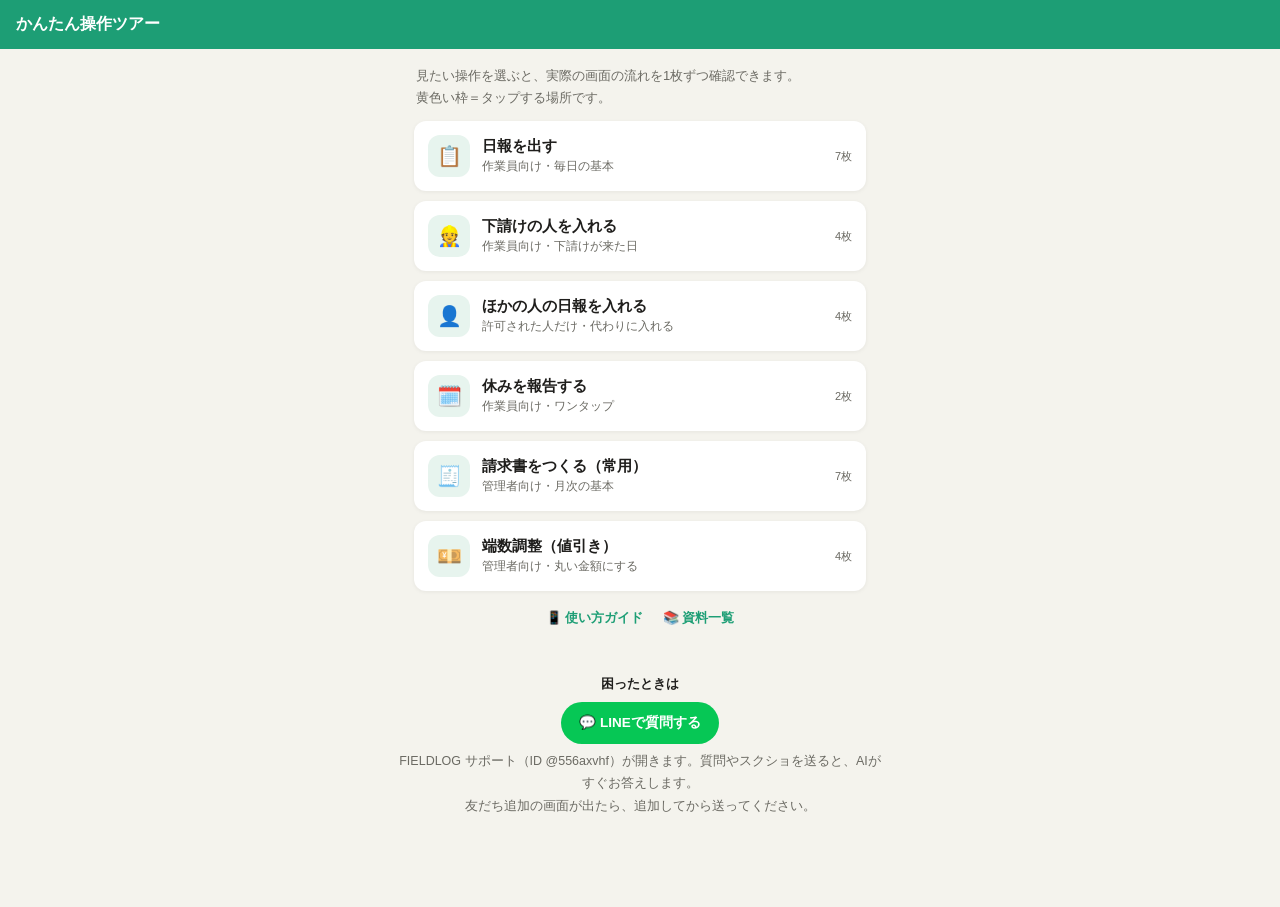
<file: manual-walkthrough.html>
<!DOCTYPE html>
<html lang="ja">
<head>
  <meta charset="UTF-8" />
  <meta name="viewport" content="width=device-width, initial-scale=1.0, viewport-fit=cover" />
  <title>FIELDLOG かんたん操作ツアー</title>
<meta name="description" content="画面が動く紙芝居で、日報・休み・請求の流れを一通り体験できます。" />
<meta property="og:type" content="website" />
<meta property="og:site_name" content="FIELDLOG" />
<meta property="og:title" content="FIELDLOG かんたん操作ツアー" />
<meta property="og:description" content="画面が動く紙芝居で、日報・休み・請求の流れを一通り体験できます。" />
<meta property="og:url" content="https://fieldlogai-coder.github.io/fla-liff/manual-walkthrough.html" />
<meta name="twitter:card" content="summary" />
  <link rel="stylesheet" href="./fla-tokens.css?v=2026-07-20" />
  <style>
    *,*::before,*::after{box-sizing:border-box;margin:0;padding:0;}
    body{font-family:-apple-system,BlinkMacSystemFont,"Hiragino Sans",sans-serif;background:var(--bg);color:var(--ink);min-height:100vh;-webkit-text-size-adjust:100%;}
    header{background:var(--acc);color:#fff;padding:14px 16px;padding-top:calc(14px + env(safe-area-inset-top));position:sticky;top:0;z-index:100;display:flex;align-items:center;gap:10px;}
    header h1{font-size:16px;flex:1;}
    header button{background:rgba(255,255,255,.25);border:none;color:#fff;padding:6px 12px;border-radius:var(--r-sm);font-size:13px;cursor:pointer;font-family:inherit;}
    .wrap{padding:14px;max-width:480px;margin:0 auto;}

    /* コース選択 */
    .course{background:var(--card);border-radius:var(--r);padding:14px;box-shadow:0 1px 4px rgba(0,0,0,.06);margin-bottom:10px;cursor:pointer;display:flex;align-items:center;gap:12px;}
    .course:active{transform:scale(.99);}
    .course .icn{width:42px;height:42px;border-radius:12px;background:var(--info-bg);color:var(--info-ink);display:flex;align-items:center;justify-content:center;font-size:20px;flex-shrink:0;}
    .course .t{font-size:15px;font-weight:700;}
    .course .d{font-size:12px;color:var(--sub);margin-top:2px;}
    .course .n{margin-left:auto;font-size:11px;color:var(--sub);white-space:nowrap;}

    /* スライド */
    #player{display:none;}
    .cap{background:var(--card);border-radius:var(--r);padding:12px 14px;margin-bottom:10px;min-height:76px;box-shadow:0 1px 4px rgba(0,0,0,.06);}
    .cap .step{font-size:11px;color:var(--acc);font-weight:700;}
    .cap .txt{font-size:14px;line-height:1.7;margin-top:2px;}
    .phone{background:#8cabd9;border-radius:18px;border:6px solid #333;min-height:380px;padding:12px 10px;overflow:hidden;}
    .phone.liff{background:var(--bg);}
    .bub{max-width:84%;border-radius:14px;padding:8px 12px;font-size:13px;line-height:1.6;margin:7px 0;}
    .bub.bot{background:#fff;color:#222;border-top-left-radius:4px;}
    .bub.me{background:#8de055;color:#111;margin-left:auto;border-top-right-radius:4px;width:fit-content;}
    .chips{display:flex;flex-wrap:wrap;gap:6px;margin:8px 0 2px;}
    .chip{background:rgba(30,30,30,.78);color:#fff;border-radius:999px;padding:6px 12px;font-size:12px;}
    .chip.hl{outline:3px solid #ffd54d;}
    .fcard{background:#fff;border-radius:12px;padding:12px;margin:7px 0;max-width:90%;}
    .fcard .t{font-size:12px;color:#6b6a63;margin-bottom:8px;}
    .fchips{display:flex;gap:6px;flex-wrap:wrap;}
    .fchip{flex:1;background:#e9f7ec;color:#00b900;text-align:center;border-radius:10px;padding:9px 4px;font-size:13px;font-weight:700;white-space:nowrap;}
    .fchip.gray{background:#f0eee6;color:#6b6a63;flex-basis:100%;}
    .fchip.hl{outline:3px solid #ffd54d;}
    /* LIFF画面のミニマムモック */
    .lcard{background:var(--card);border-radius:12px;padding:12px;margin:8px 0;box-shadow:0 1px 3px rgba(0,0,0,.08);font-size:13px;}
    .lbtn{background:var(--acc);color:#fff;text-align:center;border-radius:10px;padding:11px;font-size:14px;font-weight:700;margin-top:8px;}
    .lbtn.ghost{background:var(--card);color:var(--ink);border:1px solid var(--line);}
    .lbtn.hl{outline:3px solid #ffd54d;}
    .lrow{display:flex;justify-content:space-between;font-size:13px;padding:4px 0;}
    .lrow b{font-weight:700;}
    .minus{color:var(--warn);font-weight:700;}

    .nav{display:grid;grid-template-columns:1fr 1.6fr;gap:10px;margin-top:12px;}
    .nav button{height:48px;border:none;border-radius:var(--r);font-size:15px;font-weight:700;cursor:pointer;font-family:inherit;}
    .nav .prev{background:var(--card);color:var(--ink);border:1px solid var(--line);}
    .nav .next{background:var(--acc);color:#fff;}
    .dots{display:flex;justify-content:center;gap:6px;margin-top:12px;}
    .dot{width:8px;height:8px;border-radius:50%;background:#d8d6cc;}
    .dot.on{background:var(--acc);}
  </style>
</head>
<body>

<header>
  <h1>かんたん操作ツアー</h1>
  <button id="back" style="display:none" onclick="toMenu()">◀ 一覧へ</button>
</header>

<div class="wrap">
  <div id="menu">
    <p style="font-size:13px;color:var(--sub);line-height:1.7;margin:2px 2px 12px">見たい操作を選ぶと、実際の画面の流れを1枚ずつ確認できます。<br>黄色い枠＝タップする場所です。</p>
    <div class="course" onclick="start('nippo')"><div class="icn">📋</div><div><div class="t">日報を出す</div><div class="d">作業員向け・毎日の基本</div></div><div class="n">7枚</div></div>
    <div class="course" onclick="start('shita')"><div class="icn">👷</div><div><div class="t">下請けの人を入れる</div><div class="d">作業員向け・下請けが来た日</div></div><div class="n">4枚</div></div>
    <div class="course" onclick="start('dairi')"><div class="icn">👤</div><div><div class="t">ほかの人の日報を入れる</div><div class="d">許可された人だけ・代わりに入れる</div></div><div class="n">4枚</div></div>
    <div class="course" onclick="start('yasumi')"><div class="icn">🗓️</div><div><div class="t">休みを報告する</div><div class="d">作業員向け・ワンタップ</div></div><div class="n">2枚</div></div>
    <div class="course" onclick="start('seikyu')"><div class="icn">🧾</div><div><div class="t">請求書をつくる（常用）</div><div class="d">管理者向け・月次の基本</div></div><div class="n">7枚</div></div>
    <div class="course" onclick="start('nebiki')"><div class="icn">💴</div><div><div class="t">端数調整（値引き）</div><div class="d">管理者向け・丸い金額にする</div></div><div class="n">4枚</div></div>
  </div>

  <div id="player">
    <div class="cap"><div class="step" id="cap-step"></div><div class="txt" id="cap-txt"></div></div>
    <div class="phone" id="screen"></div>
    <div class="dots" id="dots"></div>
    <div class="nav">
      <button class="prev" onclick="move(-1)">◀ 前へ</button>
      <button class="next" id="next-btn" onclick="move(1)">次へ ▶</button>
    </div>
  </div>

  <p style="text-align:center;margin-top:18px;font-size:13px">
    <a href="./manual.html" style="color:var(--acc);font-weight:700;text-decoration:none">📱 使い方ガイド</a>
    <a href="./index.html" style="color:var(--acc);font-weight:700;text-decoration:none;margin-left:16px">📚 資料一覧</a>
  </p>
</div>

<script>
const menuMock = (hl) => `
  <div class="fcard" style="max-width:100%"><div class="t">メニュー（日報タブ）</div>
    <div class="fchips"><div class="fchip${hl==="report"?" hl":""}">日報報告</div><div class="fchip">日報確認</div><div class="fchip">日報修正</div></div>
    <div class="fchips" style="margin-top:6px"><div class="fchip">現場メモ</div><div class="fchip">現場・人の登録</div><div class="fchip${hl==="holiday"?" hl":""}">休み報告</div></div>
  </div>`;

const COURSES = {
  nippo: { name: "日報を出す", slides: [
    { c: "トーク画面の下のメニューから「日報報告」をタップします。", s: menuMock("report") },
    { c: "報告の種類を選びます。前日と同じ内容なら「昨日と同じ」で一発登録できます。今回は「通常報告」。",
      s: `<div class="bub me">日報報告</div><div class="fcard"><div class="t">報告の種類を選んでください</div><div class="fchips"><div class="fchip">昨日と同じ</div><div class="fchip hl">通常報告</div><div class="fchip">休み</div></div><div class="fchips" style="margin-top:6px"><div class="fchip gray">✖ キャンセル</div></div></div>` },
    { c: "現場をタップで選びます。一覧にない現場は「＋新しい現場」から追加できます。",
      s: `<div class="bub me">通常報告</div><div class="fcard"><div class="t">現場を選んでください</div><div class="fchips"><div class="fchip hl">〇〇現場</div><div class="fchip">△△ビル</div></div><div class="fchips" style="margin-top:6px"><div class="fchip gray">＋ 新しい現場</div></div></div>` },
    { c: "勤務区分を選びます。半日のときは理由（天候・元請指示など）も選びます。",
      s: `<div class="bub me">〇〇現場</div><div class="bub bot">勤務区分を選んでください</div><div class="chips"><span class="chip hl">終日</span><span class="chip">半日</span><span class="chip">✖ キャンセル</span></div>` },
    { c: "異常があれば「異常あり」→内容を文字で送信（📷 写真も一緒に送れます・現場メモに共有）。なければ「異常なし」をタップ。",
      s: `<div class="bub me">終日</div><div class="bub bot">現場で異常はありましたか？</div><div class="chips"><span class="chip hl">異常なし</span><span class="chip">異常あり</span><span class="chip">✖ キャンセル</span></div>` },
    { c: "引き継ぎも同じ要領で。最後に「完了」をタップ。別の現場でも働いた日は「別の現場を追加」で続けて登録できます。",
      s: `<div class="bub me">なし</div><div class="bub bot">〇〇現場（終日）を登録しました。<br>続けますか？</div><div class="chips"><span class="chip hl">完了</span><span class="chip">別の現場を追加</span></div>` },
    { c: "これで完了です！ 途中でやめたくなったら、いつでも「✖ キャンセル」で最初に戻れます。",
      s: `<div class="bub bot">✅ 本日の報告を登録しました。<br>お疲れ様でした！</div><div class="fcard"><div class="t">続けての操作はこちらから</div><div class="fchips"><div class="fchip">日報確認</div><div class="fchip">現場メモ</div><div class="fchip">休み報告</div></div></div>` },
  ]},
  shita: { name: "下請けの人を入れる", slides: [
    { c: "日報の最後に「下請け作業員の報告はありますか？」と聞かれます。下請けが来ていたら「する」。",
      s: `<div class="bub me">完了</div><div class="bub bot">下請け作業員の報告はありますか？</div><div class="chips"><span class="chip">しない</span><span class="chip hl">する</span></div>` },
    { c: "会社をボタンで選びます。一覧にない会社は名前を入力します。",
      s: `<div class="bub me">する</div><div class="bub bot">下請けの会社を選んでください<br>（一覧にない会社は、名前を入力してください）</div><div class="chips"><span class="chip hl">△△工業</span><span class="chip">□□塗装</span></div>` },
    { c: "来た人を名前のボタンで選び、終日か半日かを押します。続けてほかの人も選べます。名前がない会社や「人数で入れる」を押したときは「終日3人半日2人」のように人数で入れます。",
      s: `<div class="bub me">△△工業</div><div class="bub bot">「△△工業」で来た人を選んでください<br>（一覧にない人は名前を入力／人数だけなら「人数で入れる」）</div><div class="chips"><span class="chip">人数で入れる</span><span class="chip hl">山田</span><span class="chip">佐藤</span></div><div class="bub me">山田</div><div class="bub bot">「山田」は終日ですか？半日ですか？</div><div class="chips"><span class="chip hl">終日</span><span class="chip">半日</span></div>` },
    { c: "全員入れたら「完了」。別の会社も来ていたら「別の会社を追加」。最後にもう一度「完了」で登録です。",
      s: `<div class="bub bot">「△△工業」山田（終日）<br>ほかに来た人を選んでください（終わったら「完了」）</div><div class="chips"><span class="chip hl">完了</span><span class="chip">佐藤</span></div><div class="bub bot">「△△工業」を追加しました。<br>別の会社はありますか？</div><div class="chips"><span class="chip hl">完了</span><span class="chip">別の会社を追加</span></div>` },
  ]},
  dairi: { name: "ほかの人の日報を入れる", slides: [
    { c: "許可された人が「日報報告」を押すと、最初に「誰の日報を入れますか？」と出ます。自分の分なら「自分の日報」。",
      s: `<div class="bub me">日報報告</div><div class="fcard"><div class="t">誰の日報を入れますか？</div><div class="fchips"><div class="fchip gray">自分の日報</div><div class="fchip hl">〇〇 一郎</div><div class="fchip">△△ 二郎</div></div><div class="fchips" style="margin-top:6px"><div class="fchip gray">✖ キャンセル</div></div></div>` },
    { c: "相手を選ぶと「〇〇さんの日報です」と出ます。ここからはいつもの日報と同じ。昨日と同じ・休み・下請けも使えます。",
      s: `<div class="bub me">〇〇 一郎</div><div class="fcard"><div class="t">👤 〇〇 一郎さんの日報です。<br>報告の種類を選んでください</div><div class="fchips"><div class="fchip">昨日と同じ</div><div class="fchip hl">通常報告</div><div class="fchip">休み</div></div></div>` },
    { c: "登録すると「〇〇さんの分として登録しました」と出ます。その人の日報として残り、誰が入れたかも記録されます。",
      s: `<div class="bub me">完了</div><div class="bub bot">👤 〇〇 一郎さんの分として登録しました<br>✅ 本日の報告を登録しました。<br>代わりに入れた日報の修正は、管理者に頼んでください</div>` },
    { c: "代わりに入れた日報は LINE からは直せません。間違えたときは管理者に直してもらってください。選べるのは同じ会社の人だけです。",
      s: `<div class="bub me">日報報告</div><div class="bub me">〇〇 一郎</div><div class="bub bot">📋 〇〇 一郎さんの本日の日報はすでに登録済みです<br><br>・〇〇現場：終日</div><div class="chips"><span class="chip">追加する</span><span class="chip">✖ キャンセル</span></div>` },
  ]},
  yasumi: { name: "休みを報告する", slides: [
    { c: "メニューの「休み報告」をタップするだけです。", s: menuMock("holiday") },
    { c: "この返事が来たら登録完了。2回押しても二重にはなりません。",
      s: `<div class="bub me">（休み報告）</div><div class="bub bot">了解しました。お休みを登録しました。お大事に！</div>` },
  ]},
  seikyu: { name: "請求書をつくる（常用）", slides: [
    { c: "メニュー右上の「請求」タブ →「請求を開く」で請求画面に入り、「＋ 今月の請求をつくる」をタップ。",
      s: `<div class="phone-inner"><div class="lcard"><b>請求一覧</b><div class="lrow" style="margin-top:6px"><span>△△工業 / 〇〇現場</span><span>¥586,740</span></div></div><div class="lbtn hl">＋ 今月の請求をつくる</div></div>` },
    { c: "現場を選びます。元請と締め期間（例：8/25締め）は自動で決まります。",
      s: `<div class="lcard" style="outline:3px solid #ffd54d"><b>〇〇現場</b><div style="font-size:12px;color:var(--sub);margin-top:2px">元請：△△工業</div></div><div class="lcard"><b>□□マンション</b><div style="font-size:12px;color:var(--sub);margin-top:2px">元請：××建設</div></div>` },
    { c: "請求の種類を選びます。人工で請求するなら「常用（人工）」。",
      s: `<div class="lcard"><div style="font-size:12px;color:var(--sub)">元請　△△工業</div><b>〇〇現場</b></div><div class="lbtn">出来高（請負）</div><div class="lbtn ghost hl">常用（人工）</div>` },
    { c: "工種を選ぶと単価が自動で入ります。終日・半日の人工数を「＋−」で入れるだけ。",
      s: `<div class="lcard"><div class="lrow"><span>工種</span><b>塗装</b></div><div class="lrow"><span>終日（1人工）</span><b>21</b></div><div class="lrow"><span>終日の単価</span><b>¥25,400（自動）</b></div><div class="lrow" style="border-top:1px solid var(--line);margin-top:6px;padding-top:6px"><span>税抜</span><b>¥533,400</b></div></div><div class="lbtn ghost">＋ この工種を明細に追加（複数工種のとき）</div><div class="lbtn hl">この内容で確認する</div>` },
    { c: "確認画面で明細と金額をチェック。工事番号などの必須欄もここで入力します。",
      s: `<div class="lcard"><b>△△工業　御中</b><div style="font-size:12px;color:var(--sub)">〇〇現場 ／ 締め 8/25</div><div class="lrow" style="margin-top:8px"><span>塗装（終日21人工）</span><b>¥533,400</b></div><div class="lrow"><span>消費税（10%）</span><span>¥53,340</span></div><div class="lrow"><b>税込 請求額</b><b>¥586,740</b></div></div><div class="lbtn hl">この内容で発行する</div>` },
    { c: "「発行する」で確定。請求書番号が自動で付きます。",
      s: `<div class="lcard" style="text-align:center;padding:20px"><div style="font-size:32px">✓</div><b>発行しました</b><div style="font-size:12px;color:var(--sub);margin-top:4px">請求書番号　No. 2026-003</div></div>` },
    { c: "発行後は一覧からタップ →「📄 請求書を表示・PDFで送る」。PDFができたら「PCのメールに送る」か「スマホに保存」。直すときは「修正する（改訂）」、なかったことにするなら「取消する」。",
      s: `<div class="lcard"><b>請求の詳細</b><div class="lrow" style="margin-top:6px"><span>状態</span><b>発行済み</b></div></div><div class="lbtn ghost hl">📄 請求書を表示・PDFで送る</div><div class="lbtn ghost">修正する（改訂）</div>` },
  ]},
  nebiki: { name: "端数調整（値引き）", slides: [
    { c: "確認画面の「端数調整（値引き）」をタップします。",
      s: `<div class="lcard"><div class="lrow"><span>塗装（終日21人工）</span><b>¥533,400</b></div><div class="lrow"><b>税込 請求額</b><b>¥586,740</b></div></div><div class="lbtn ghost hl">端数調整（値引き）</div><div class="lbtn ghost">＋その他の調整</div>` },
    { c: "丸めたい税抜額を入れます。万円未満を切り捨てた金額が最初から入っています（例：¥530,000）。",
      s: `<div class="lcard"><div style="font-size:12px;color:var(--sub)">今の税抜合計 ¥533,400 を丸い金額にします</div><div class="lrow" style="margin-top:8px"><span>請求額（税抜・円）</span><b>530,000</b></div></div><div class="lbtn hl">値引き行を追加する</div>` },
    { c: "差額が「値引き」行になり、税込もきれいな金額に。",
      s: `<div class="lcard"><div class="lrow"><span>塗装（終日21人工）</span><b>¥533,400</b></div><div class="lrow"><span>値引き</span><b class="minus">−¥3,400</b></div><div class="lrow" style="border-top:1px solid var(--line);margin-top:6px;padding-top:6px"><span>税抜 合計</span><b>¥530,000</b></div><div class="lrow"><b>税込 請求額</b><b>¥583,000</b></div></div>` },
    { c: "そのまま発行すれば、請求書にも「値引き」行が印字されます。駐車場代などの追加は「＋その他の調整」からどうぞ。",
      s: `<div class="lcard"><b>請　求　書（A4）</b><div class="lrow" style="margin-top:8px"><span>塗装（終日）21人工</span><span>¥533,400</span></div><div class="lrow"><span>値引き　1式</span><span class="minus">−¥3,400</span></div><div class="lrow"><b>合計（税込）</b><b>¥583,000</b></div></div>` },
  ]},
};

let cur = null, idx = 0;
function start(key) {
  cur = COURSES[key]; idx = 0;
  document.getElementById("menu").style.display = "none";
  document.getElementById("player").style.display = "block";
  document.getElementById("back").style.display = "block";
  render();
}
function toMenu() {
  document.getElementById("menu").style.display = "block";
  document.getElementById("player").style.display = "none";
  document.getElementById("back").style.display = "none";
  window.scrollTo(0, 0);
}
function move(d) {
  idx += d;
  if (idx < 0) { idx = 0; return; }
  if (idx >= cur.slides.length) { toMenu(); return; }
  render();
}
function render() {
  const s = cur.slides[idx];
  document.getElementById("cap-step").textContent = `${cur.name}　${idx + 1} / ${cur.slides.length}`;
  document.getElementById("cap-txt").textContent = s.c;
  const scr = document.getElementById("screen");
  scr.innerHTML = s.s;
  scr.className = "phone" + (s.s.includes("lcard") || s.s.includes("lbtn") ? " liff" : "");
  document.getElementById("dots").innerHTML = cur.slides.map((_, i) => `<div class="dot${i === idx ? " on" : ""}"></div>`).join("");
  document.getElementById("next-btn").textContent = idx === cur.slides.length - 1 ? "おわる ✓" : "次へ ▶";
  window.scrollTo(0, 0);
}
</script>
<script src="./fla-support.js?v=2026-10-30"></script>
</body>
</html>
</file>
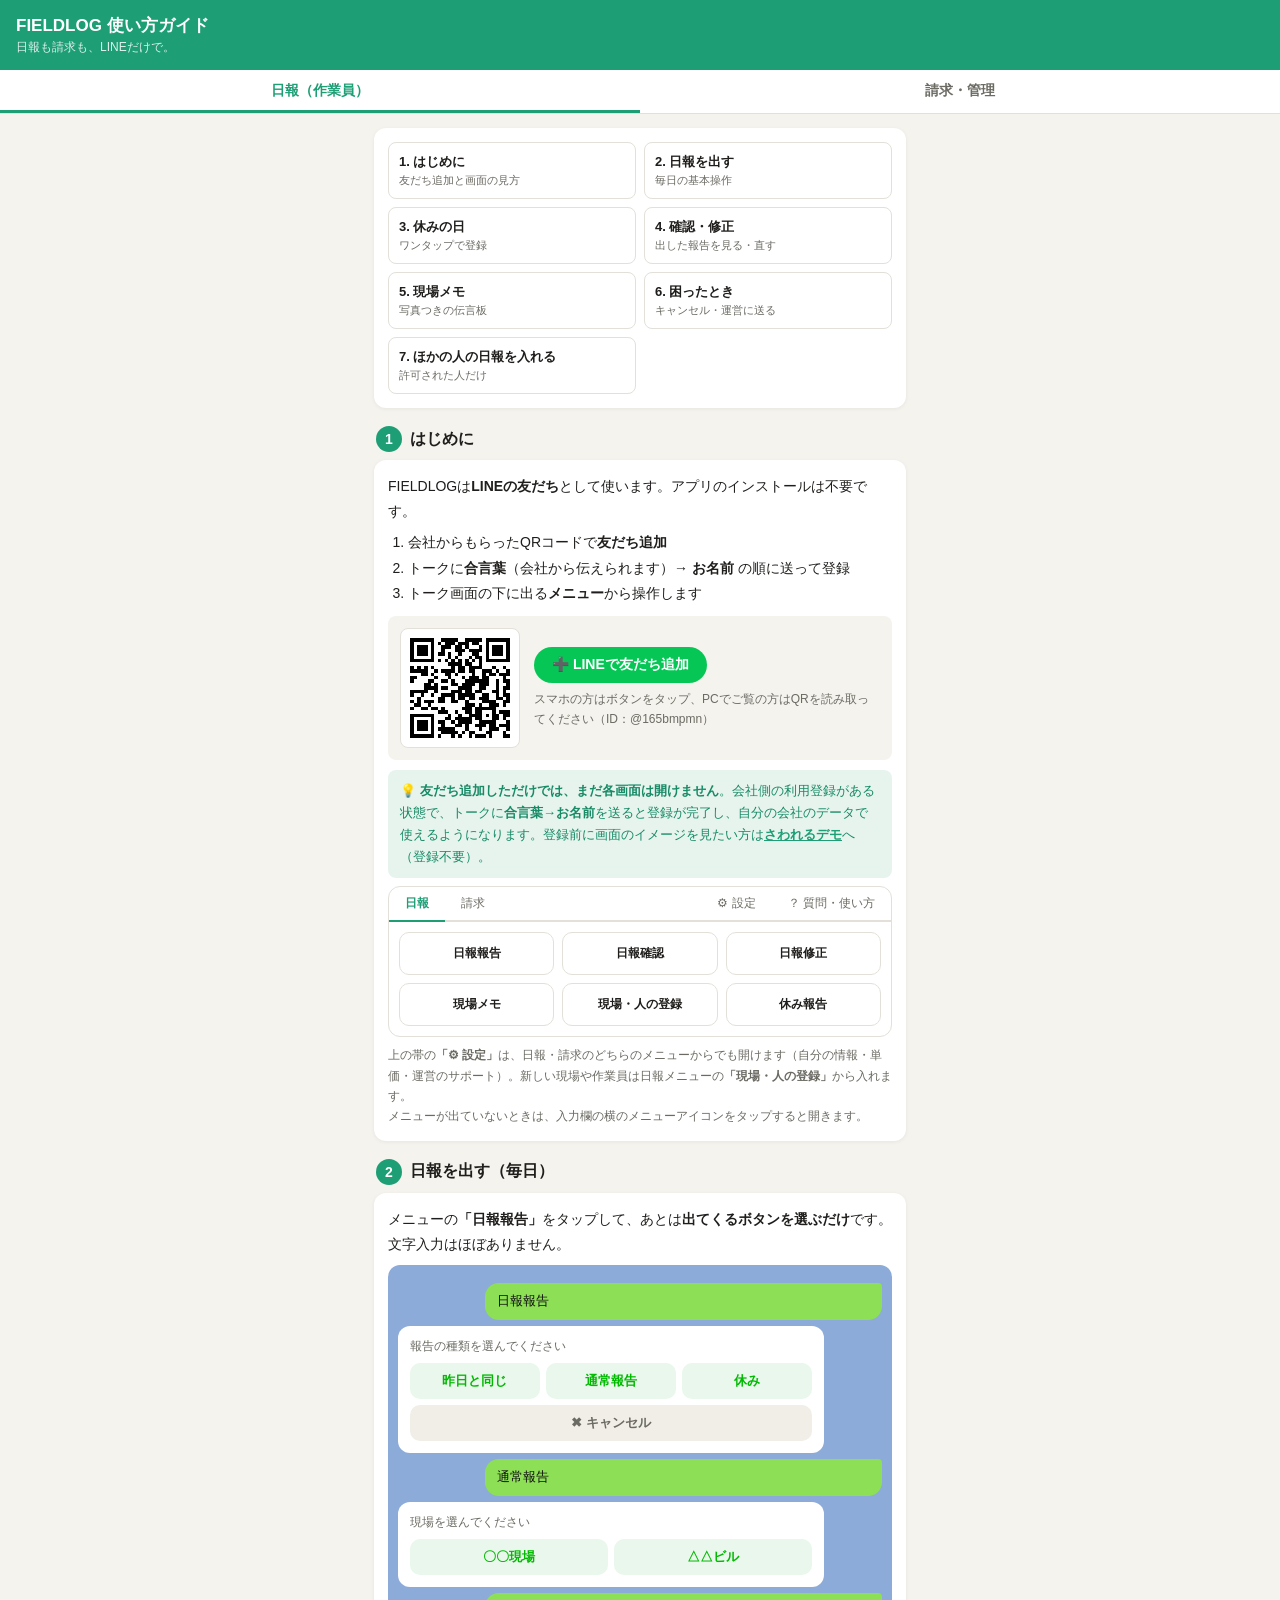
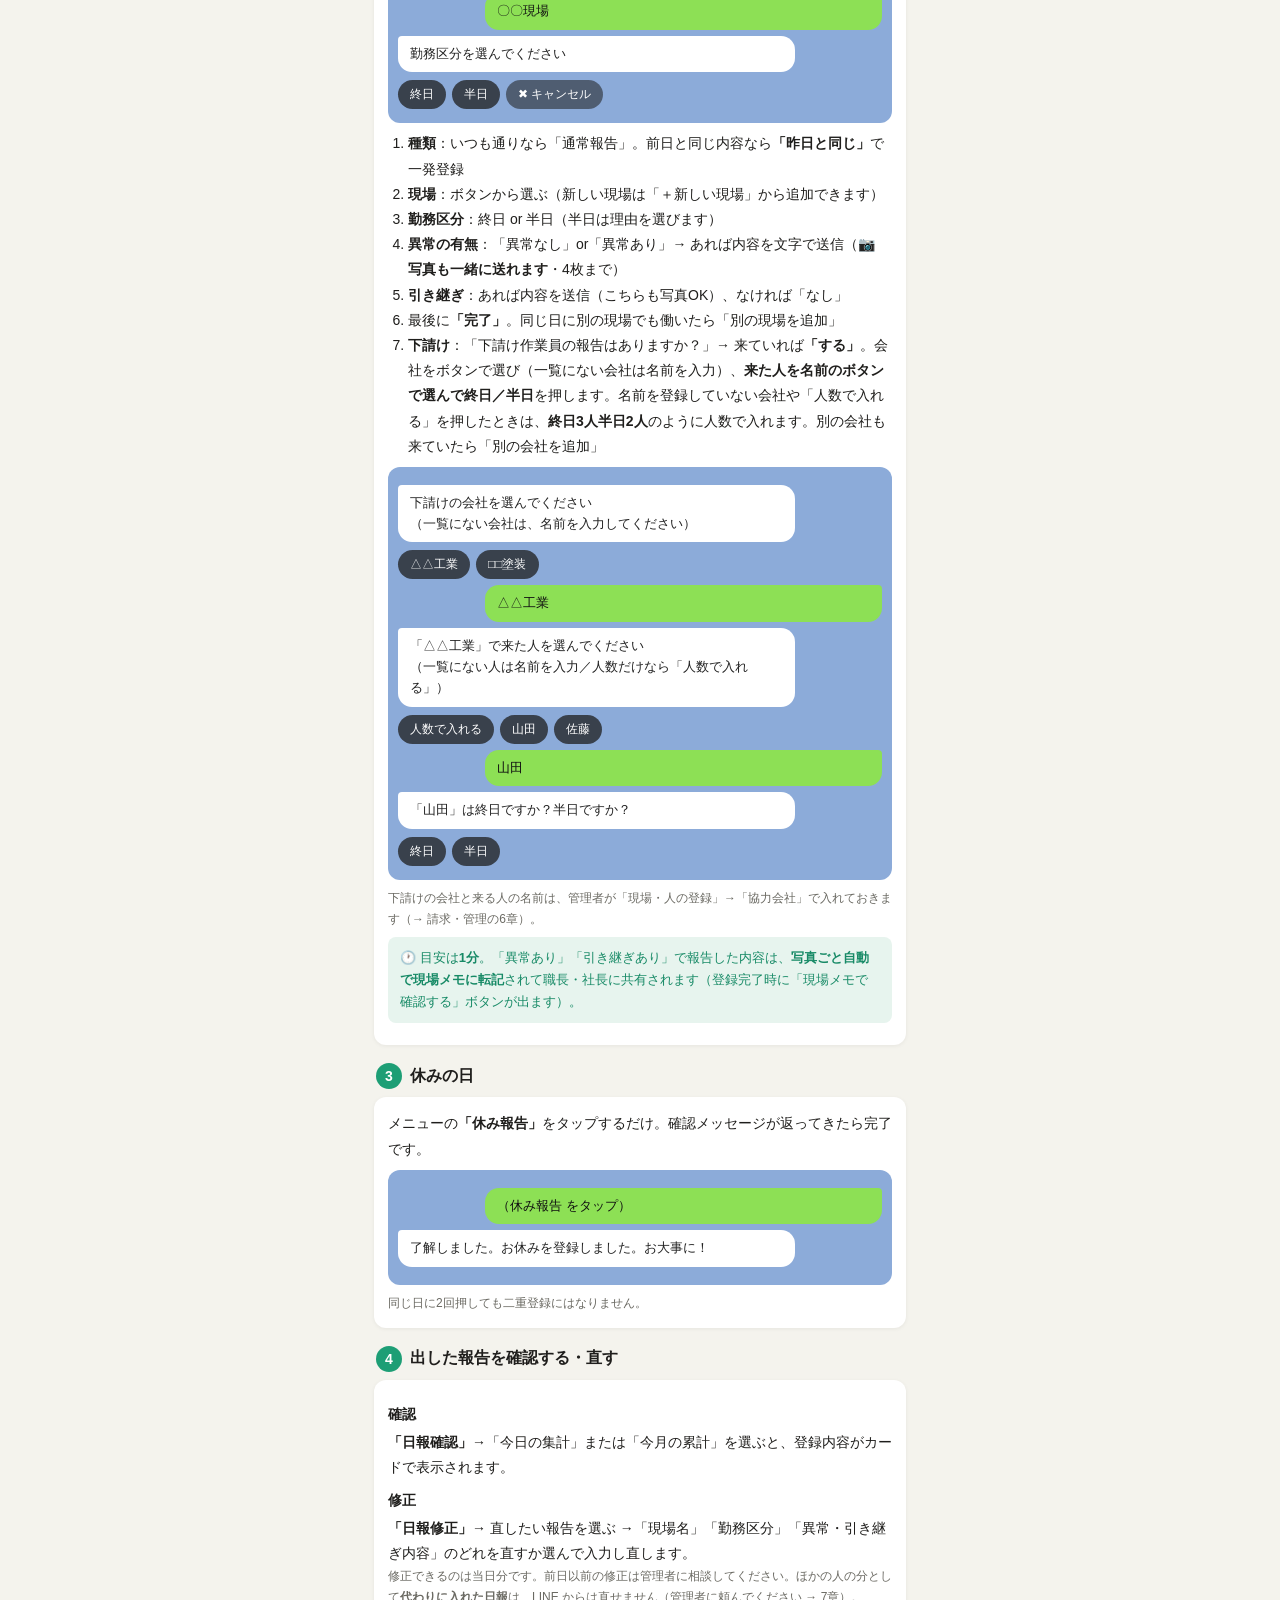
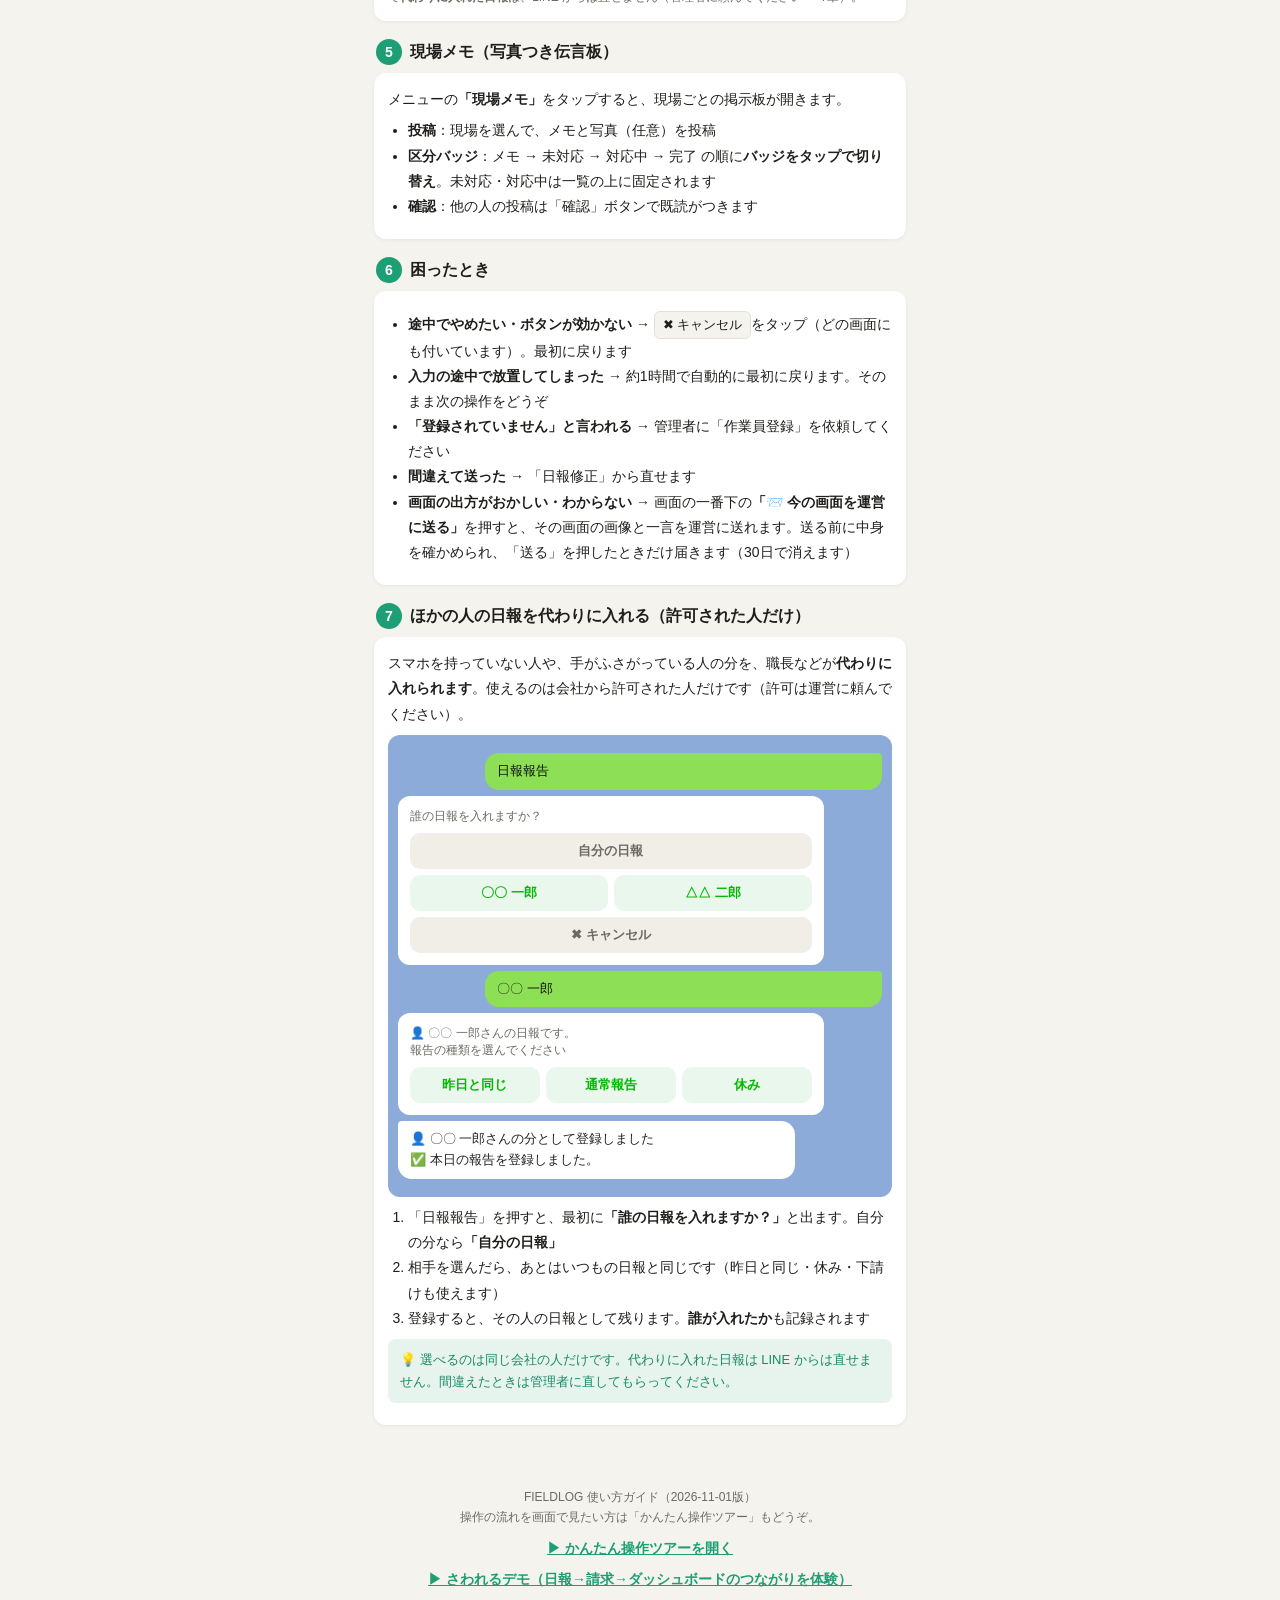
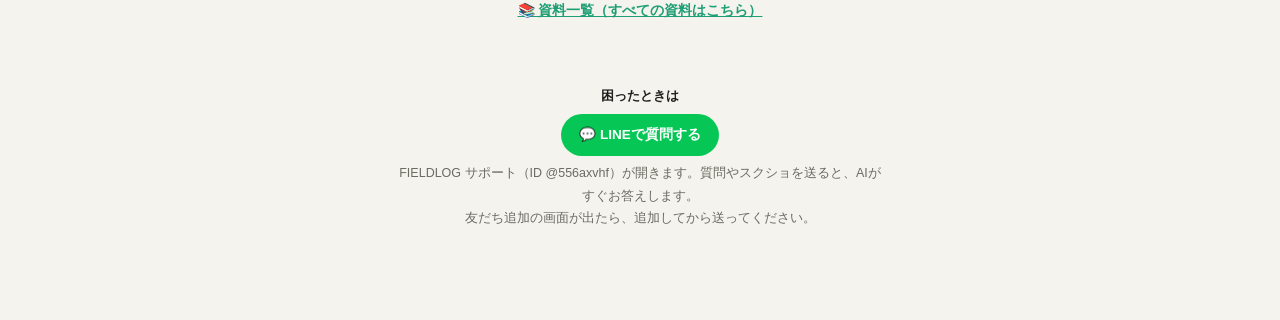
<file: manual.html>
<!DOCTYPE html>
<html lang="ja">
<head>
  <meta charset="UTF-8" />
  <meta name="viewport" content="width=device-width, initial-scale=1.0, viewport-fit=cover" />
  <title>FIELDLOG 使い方ガイド</title>
<meta name="description" content="日報の出し方から請求書の作り方まで。スマホで見られる操作ガイドです。" />
<meta property="og:type" content="website" />
<meta property="og:site_name" content="FIELDLOG" />
<meta property="og:title" content="FIELDLOG 使い方ガイド" />
<meta property="og:description" content="日報の出し方から請求書の作り方まで。スマホで見られる操作ガイドです。" />
<meta property="og:url" content="https://fieldlogai-coder.github.io/fla-liff/manual.html" />
<meta name="twitter:card" content="summary" />
  <link rel="stylesheet" href="./fla-tokens.css?v=2026-07-20" />
  <style>
    *,*::before,*::after{box-sizing:border-box;margin:0;padding:0;}
    body{font-family:-apple-system,BlinkMacSystemFont,"Hiragino Sans",sans-serif;background:var(--bg);color:var(--ink);min-height:100vh;-webkit-text-size-adjust:100%;}
    header{background:var(--acc);color:#fff;padding:14px 16px;padding-top:calc(14px + env(safe-area-inset-top));position:sticky;top:0;z-index:100;}
    header h1{font-size:17px;}
    header .sub{font-size:12px;opacity:.85;margin-top:2px;}

    /* 下線タブ（settings と同パターン） */
    .tabs{display:flex;background:var(--card);border-bottom:1px solid var(--line);position:sticky;top:calc(48px + env(safe-area-inset-top));z-index:99;}
    .tab{flex:1;text-align:center;padding:12px 0 10px;font-size:14px;font-weight:600;color:var(--sub);border-bottom:3px solid transparent;cursor:pointer;}
    .tab.active{color:var(--acc);border-bottom-color:var(--acc);}

    .wrap{padding:14px 14px calc(30px + env(safe-area-inset-bottom));max-width:560px;margin:0 auto;}
    .pane{display:none;} .pane.active{display:block;}
    .card{background:var(--card);border-radius:var(--r);padding:14px;box-shadow:0 1px 4px rgba(0,0,0,.06);margin-bottom:12px;}
    h2{font-size:16px;margin:18px 2px 8px;display:flex;align-items:center;gap:8px;}
    h2 .no{width:26px;height:26px;border-radius:50%;background:var(--acc);color:#fff;display:inline-flex;align-items:center;justify-content:center;font-size:14px;flex-shrink:0;}
    h3{font-size:14px;margin:12px 0 6px;}
    p,li{font-size:14px;line-height:1.8;}
    ol,ul{padding-left:20px;margin:6px 0;}
    .muted{color:var(--sub);font-size:12px;line-height:1.7;}
    .note{background:var(--info-bg);color:var(--info-ink);border-radius:var(--r-sm);padding:10px 12px;font-size:13px;line-height:1.7;margin:8px 0;}
    .warn{background:#fdecea;color:var(--warn);border-radius:var(--r-sm);padding:10px 12px;font-size:13px;line-height:1.7;margin:8px 0;}
    b{font-weight:700;}
    kbd{display:inline-block;background:var(--bg);border:1px solid var(--line);border-radius:6px;padding:1px 8px;font-size:13px;font-family:inherit;}

    /* LINEトーク風モック */
    .chat{background:#8cabd9;border-radius:var(--r);padding:12px 10px;margin:8px 0;}
    .bub{max-width:82%;border-radius:14px;padding:8px 12px;font-size:13px;line-height:1.6;margin:6px 0;}
    .bub.bot{background:#fff;color:#222;border-top-left-radius:4px;}
    .bub.me{background:#8de055;color:#111;margin-left:auto;border-top-right-radius:4px;}
    .chips{display:flex;flex-wrap:wrap;gap:6px;margin:8px 0 2px;}
    .chip{background:rgba(30,30,30,.75);color:#fff;border-radius:999px;padding:6px 12px;font-size:12px;white-space:nowrap;}
    .chip.x{background:rgba(30,30,30,.55);}
    .flexcard{background:#fff;border-radius:12px;padding:12px;margin:6px 0;max-width:88%;}
    .flexcard .t{font-size:12px;color:#6b6a63;margin-bottom:8px;}
    .fchips{display:flex;gap:6px;flex-wrap:wrap;}
    .fchip{flex:1;background:#e9f7ec;color:#00b900;text-align:center;border-radius:10px;padding:9px 4px;font-size:13px;font-weight:700;white-space:nowrap;}
    .fchip.gray{background:#f0eee6;color:#6b6a63;flex-basis:100%;}

    /* リッチメニュー図 */
    .rm{background:#fff;border:1px solid var(--line);border-radius:var(--r);overflow:hidden;margin:8px 0;}
    .rm .rtabs{display:flex;border-bottom:2px solid var(--line);font-size:12px;}
    .rm .rtabs div{padding:8px 16px;color:var(--sub);}
    .rm .rtabs div.on{color:var(--acc);font-weight:700;border-bottom:2px solid var(--acc);margin-bottom:-2px;}
    .rm .grid{display:grid;grid-template-columns:1fr 1fr 1fr;gap:8px;padding:10px;}
    .rm .btn6{border:1px solid var(--line);border-radius:10px;text-align:center;padding:12px 2px;font-size:12px;font-weight:600;}
    .toc{display:grid;grid-template-columns:1fr 1fr;gap:8px;}
    .toc a{display:block;background:var(--card);border:1px solid var(--line);border-radius:var(--r-sm);padding:10px;font-size:13px;font-weight:600;color:var(--ink);text-decoration:none;}
    .toc a span{display:block;font-weight:400;font-size:11px;color:var(--sub);margin-top:2px;}
    footer{padding:20px 14px calc(30px + env(safe-area-inset-bottom));text-align:center;}
  </style>
</head>
<body>

<header>
  <h1>FIELDLOG 使い方ガイド</h1>
  <div class="sub">日報も請求も、LINEだけで。</div>
</header>

<div class="tabs">
  <div class="tab active" onclick="showPane('worker',this)">日報（作業員）</div>
  <div class="tab" onclick="showPane('admin',this)">請求・管理</div>
</div>

<div class="wrap">

<!-- ═══════════ 作業員向け ═══════════ -->
<div id="pane-worker" class="pane active">

  <div class="card">
    <div class="toc">
      <a href="#w1">1. はじめに<span>友だち追加と画面の見方</span></a>
      <a href="#w2">2. 日報を出す<span>毎日の基本操作</span></a>
      <a href="#w3">3. 休みの日<span>ワンタップで登録</span></a>
      <a href="#w4">4. 確認・修正<span>出した報告を見る・直す</span></a>
      <a href="#w5">5. 現場メモ<span>写真つきの伝言板</span></a>
      <a href="#w6">6. 困ったとき<span>キャンセル・運営に送る</span></a>
      <a href="#w7">7. ほかの人の日報を入れる<span>許可された人だけ</span></a>
    </div>
  </div>

  <h2 id="w1"><span class="no">1</span>はじめに</h2>
  <div class="card">
    <p>FIELDLOGは<b>LINEの友だち</b>として使います。アプリのインストールは不要です。</p>
    <ol>
      <li>会社からもらったQRコードで<b>友だち追加</b></li>
      <li>トークに<b>合言葉</b>（会社から伝えられます）→ <b>お名前</b> の順に送って登録</li>
      <li>トーク画面の下に出る<b>メニュー</b>から操作します</li>
    </ol>
    <div style="display:flex;gap:14px;align-items:center;flex-wrap:wrap;background:var(--bg);border-radius:var(--r-sm);padding:12px;margin:10px 0">
      <div style="width:120px;height:120px;flex-shrink:0;background:#fff;border:1px solid var(--line);border-radius:8px;padding:6px"><svg xmlns="http://www.w3.org/2000/svg" style="display:block;width:100%;height:100%" viewBox="0 0 31 31" shape-rendering="crispEdges"><path fill="#ffffff" d="M0 0h31v31H0z"/><path stroke="#000000" d="M1 1.5h7m2 0h5m2 0h5m1 0h7M1 2.5h1m5 0h1m1 0h1m1 0h3m1 0h3m1 0h2m2 0h1m5 0h1M1 3.5h1m1 0h3m1 0h1m2 0h3m1 0h2m1 0h1m3 0h1m1 0h1m1 0h3m1 0h1M1 4.5h1m1 0h3m1 0h1m2 0h1m3 0h3m1 0h4m1 0h1m1 0h3m1 0h1M1 5.5h1m1 0h3m1 0h1m1 0h2m1 0h1m2 0h1m3 0h2m2 0h1m1 0h3m1 0h1M1 6.5h1m5 0h1m4 0h1m1 0h1m3 0h1m1 0h2m1 0h1m5 0h1M1 7.5h7m1 0h1m1 0h1m1 0h1m1 0h1m1 0h1m1 0h1m1 0h1m1 0h7M12 8.5h4m1 0h2m2 0h1M1 9.5h1m1 0h1m1 0h1m1 0h1m5 0h1m1 0h2m1 0h4m3 0h1m2 0h1M1 10.5h5m2 0h1m1 0h4m1 0h2m1 0h2m2 0h3m1 0h1m2 0h1M4 11.5h2m1 0h1m3 0h2m1 0h1m4 0h1m2 0h1m1 0h2m1 0h3M1 12.5h2m5 0h1m3 0h1m3 0h1m1 0h3m1 0h2m4 0h1M1 13.5h1m4 0h2m2 0h2m1 0h1m3 0h7m2 0h1m1 0h2M5 14.5h2m1 0h1m4 0h2m1 0h4m1 0h3m2 0h1m2 0h1M5 15.5h4m1 0h2m3 0h4m2 0h2m3 0h1m1 0h2M1 16.5h5m2 0h1m4 0h3m1 0h2m1 0h2m3 0h2m1 0h1M1 17.5h1m2 0h1m2 0h1m2 0h4m1 0h5m2 0h2m2 0h1m1 0h2M3 18.5h1m5 0h2m2 0h1m1 0h2m1 0h2m1 0h3m2 0h2m1 0h1M1 19.5h1m1 0h1m1 0h3m1 0h2m2 0h2m2 0h1m4 0h4m2 0h2M2 20.5h2m2 0h1m10 0h3m1 0h1m2 0h3m1 0h1M1 21.5h1m2 0h2m1 0h2m1 0h1m5 0h3m1 0h6M9 22.5h3m2 0h1m2 0h2m1 0h2m3 0h1m1 0h3M1 23.5h7m4 0h1m2 0h1m2 0h4m1 0h1m1 0h2m1 0h2M1 24.5h1m5 0h1m3 0h2m1 0h5m1 0h2m3 0h2m1 0h1M1 25.5h1m1 0h3m1 0h1m1 0h2m2 0h1m1 0h4m2 0h5m3 0h1M1 26.5h1m1 0h3m1 0h1m2 0h1m3 0h2m1 0h1m2 0h3m1 0h2m1 0h3M1 27.5h1m1 0h3m1 0h1m1 0h5m3 0h1m3 0h1m2 0h3m2 0h1M1 28.5h1m5 0h1m2 0h5m1 0h1m1 0h2m3 0h2m3 0h1M1 29.5h7m1 0h1m3 0h1m1 0h1m2 0h1m1 0h3m1 0h1m3 0h2"/></svg></div>
      <div style="flex:1;min-width:180px">
        <a href="https://line.me/R/ti/p/@165bmpmn" style="display:inline-block;background:#06c755;color:#fff;font-weight:700;font-size:14px;padding:9px 18px;border-radius:999px;text-decoration:none">➕ LINEで友だち追加</a>
        <p class="muted" style="margin-top:6px">スマホの方はボタンをタップ、PCでご覧の方はQRを読み取ってください（ID：@165bmpmn）</p>
      </div>
    </div>
    <div class="note">💡 <b>友だち追加しただけでは、まだ各画面は開けません</b>。会社側の利用登録がある状態で、トークに<b>合言葉→お名前</b>を送ると登録が完了し、自分の会社のデータで使えるようになります。登録前に画面のイメージを見たい方は<a href="./demo.html" style="color:var(--acc);font-weight:700">さわれるデモ</a>へ（登録不要）。</div>
    <div class="rm">
      <div class="rtabs"><div class="on">日報</div><div>請求</div><div style="margin-left:auto">⚙ 設定</div><div>？ 質問・使い方</div></div>
      <div class="grid">
        <div class="btn6">日報報告</div><div class="btn6">日報確認</div><div class="btn6">日報修正</div>
        <div class="btn6">現場メモ</div><div class="btn6">現場・人の登録</div><div class="btn6">休み報告</div>
      </div>
    </div>
    <p class="muted">上の帯の<b>「⚙ 設定」</b>は、日報・請求のどちらのメニューからでも開けます（自分の情報・単価・運営のサポート）。新しい現場や作業員は日報メニューの<b>「現場・人の登録」</b>から入れます。</p>
    <p class="muted">メニューが出ていないときは、入力欄の横のメニューアイコンをタップすると開きます。</p>
  </div>

  <h2 id="w2"><span class="no">2</span>日報を出す（毎日）</h2>
  <div class="card">
    <p>メニューの<b>「日報報告」</b>をタップして、あとは<b>出てくるボタンを選ぶだけ</b>です。文字入力はほぼありません。</p>
    <div class="chat">
      <div class="bub me">日報報告</div>
      <div class="flexcard"><div class="t">報告の種類を選んでください</div>
        <div class="fchips"><div class="fchip">昨日と同じ</div><div class="fchip">通常報告</div><div class="fchip">休み</div></div>
        <div class="fchips" style="margin-top:6px"><div class="fchip gray">✖ キャンセル</div></div>
      </div>
      <div class="bub me">通常報告</div>
      <div class="flexcard"><div class="t">現場を選んでください</div>
        <div class="fchips"><div class="fchip">〇〇現場</div><div class="fchip">△△ビル</div></div>
      </div>
      <div class="bub me">〇〇現場</div>
      <div class="bub bot">勤務区分を選んでください</div>
      <div class="chips"><span class="chip">終日</span><span class="chip">半日</span><span class="chip x">✖ キャンセル</span></div>
    </div>
    <ol>
      <li><b>種類</b>：いつも通りなら「通常報告」。前日と同じ内容なら<b>「昨日と同じ」</b>で一発登録</li>
      <li><b>現場</b>：ボタンから選ぶ（新しい現場は「＋新しい現場」から追加できます）</li>
      <li><b>勤務区分</b>：終日 or 半日（半日は理由を選びます）</li>
      <li><b>異常の有無</b>：「異常なし」or「異常あり」→ あれば内容を文字で送信（<b>📷 写真も一緒に送れます</b>・4枚まで）</li>
      <li><b>引き継ぎ</b>：あれば内容を送信（こちらも写真OK）、なければ「なし」</li>
      <li>最後に<b>「完了」</b>。同じ日に別の現場でも働いたら「別の現場を追加」</li>
      <li><b>下請け</b>：「下請け作業員の報告はありますか？」→ 来ていれば<b>「する」</b>。会社をボタンで選び（一覧にない会社は名前を入力）、<b>来た人を名前のボタンで選んで終日／半日</b>を押します。名前を登録していない会社や「人数で入れる」を押したときは、<b>終日3人半日2人</b>のように人数で入れます。別の会社も来ていたら「別の会社を追加」</li>
    </ol>
    <div class="chat">
      <div class="bub bot">下請けの会社を選んでください<br>（一覧にない会社は、名前を入力してください）</div>
      <div class="chips"><span class="chip">△△工業</span><span class="chip">□□塗装</span></div>
      <div class="bub me">△△工業</div>
      <div class="bub bot">「△△工業」で来た人を選んでください<br>（一覧にない人は名前を入力／人数だけなら「人数で入れる」）</div>
      <div class="chips"><span class="chip">人数で入れる</span><span class="chip">山田</span><span class="chip">佐藤</span></div>
      <div class="bub me">山田</div>
      <div class="bub bot">「山田」は終日ですか？半日ですか？</div>
      <div class="chips"><span class="chip">終日</span><span class="chip">半日</span></div>
    </div>
    <p class="muted">下請けの会社と来る人の名前は、管理者が「現場・人の登録」→「協力会社」で入れておきます（→ 請求・管理の6章）。</p>
    <div class="note">🕐 目安は<b>1分</b>。「異常あり」「引き継ぎあり」で報告した内容は、<b>写真ごと自動で現場メモに転記</b>されて職長・社長に共有されます（登録完了時に「現場メモで確認する」ボタンが出ます）。</div>
  </div>

  <h2 id="w3"><span class="no">3</span>休みの日</h2>
  <div class="card">
    <p>メニューの<b>「休み報告」</b>をタップするだけ。確認メッセージが返ってきたら完了です。</p>
    <div class="chat">
      <div class="bub me">（休み報告 をタップ）</div>
      <div class="bub bot">了解しました。お休みを登録しました。お大事に！</div>
    </div>
    <p class="muted">同じ日に2回押しても二重登録にはなりません。</p>
  </div>

  <h2 id="w4"><span class="no">4</span>出した報告を確認する・直す</h2>
  <div class="card">
    <h3>確認</h3>
    <p><b>「日報確認」</b>→「今日の集計」または「今月の累計」を選ぶと、登録内容がカードで表示されます。</p>
    <h3>修正</h3>
    <p><b>「日報修正」</b>→ 直したい報告を選ぶ →「現場名」「勤務区分」「異常・引き継ぎ内容」のどれを直すか選んで入力し直します。</p>
    <p class="muted">修正できるのは当日分です。前日以前の修正は管理者に相談してください。ほかの人の分として<b>代わりに入れた日報</b>は、LINE からは直せません（管理者に頼んでください → 7章）。</p>
  </div>

  <h2 id="w5"><span class="no">5</span>現場メモ（写真つき伝言板）</h2>
  <div class="card">
    <p>メニューの<b>「現場メモ」</b>をタップすると、現場ごとの掲示板が開きます。</p>
    <ul>
      <li><b>投稿</b>：現場を選んで、メモと写真（任意）を投稿</li>
      <li><b>区分バッジ</b>：メモ → 未対応 → 対応中 → 完了 の順に<b>バッジをタップで切り替え</b>。未対応・対応中は一覧の上に固定されます</li>
      <li><b>確認</b>：他の人の投稿は「確認」ボタンで既読がつきます</li>
    </ul>
  </div>

  <h2 id="w6"><span class="no">6</span>困ったとき</h2>
  <div class="card">
    <ul>
      <li><b>途中でやめたい・ボタンが効かない</b> → <kbd>✖ キャンセル</kbd>をタップ（どの画面にも付いています）。最初に戻ります</li>
      <li><b>入力の途中で放置してしまった</b> → 約1時間で自動的に最初に戻ります。そのまま次の操作をどうぞ</li>
      <li><b>「登録されていません」と言われる</b> → 管理者に「作業員登録」を依頼してください</li>
      <li><b>間違えて送った</b> → 「日報修正」から直せます</li>
      <li><b>画面の出方がおかしい・わからない</b> → 画面の一番下の<b>「📨 今の画面を運営に送る」</b>を押すと、その画面の画像と一言を運営に送れます。送る前に中身を確かめられ、「送る」を押したときだけ届きます（30日で消えます）</li>
    </ul>
  </div>

  <h2 id="w7"><span class="no">7</span>ほかの人の日報を代わりに入れる（許可された人だけ）</h2>
  <div class="card">
    <p>スマホを持っていない人や、手がふさがっている人の分を、職長などが<b>代わりに入れられます</b>。使えるのは会社から許可された人だけです（許可は運営に頼んでください）。</p>
    <div class="chat">
      <div class="bub me">日報報告</div>
      <div class="flexcard"><div class="t">誰の日報を入れますか？</div>
        <div class="fchips"><div class="fchip gray">自分の日報</div><div class="fchip">〇〇 一郎</div><div class="fchip">△△ 二郎</div></div>
        <div class="fchips" style="margin-top:6px"><div class="fchip gray">✖ キャンセル</div></div>
      </div>
      <div class="bub me">〇〇 一郎</div>
      <div class="flexcard"><div class="t">👤 〇〇 一郎さんの日報です。<br>報告の種類を選んでください</div>
        <div class="fchips"><div class="fchip">昨日と同じ</div><div class="fchip">通常報告</div><div class="fchip">休み</div></div>
      </div>
      <div class="bub bot">👤 〇〇 一郎さんの分として登録しました<br>✅ 本日の報告を登録しました。</div>
    </div>
    <ol>
      <li>「日報報告」を押すと、最初に<b>「誰の日報を入れますか？」</b>と出ます。自分の分なら<b>「自分の日報」</b></li>
      <li>相手を選んだら、あとはいつもの日報と同じです（昨日と同じ・休み・下請けも使えます）</li>
      <li>登録すると、その人の日報として残ります。<b>誰が入れたか</b>も記録されます</li>
    </ol>
    <div class="note">💡 選べるのは同じ会社の人だけです。代わりに入れた日報は LINE からは直せません。間違えたときは管理者に直してもらってください。</div>
  </div>

</div>

<!-- ═══════════ 管理者・請求担当向け ═══════════ -->
<div id="pane-admin" class="pane">

  <div class="card">
    <div class="toc">
      <a href="#a1">1. 準備（最初だけ）<span>マスタ登録の4点セット</span></a>
      <a href="#a2">2. 毎月の請求<span>現場を選んで発行まで</span></a>
      <a href="#a3">3. 締め日のしくみ<span>期間は自動で決まる</span></a>
      <a href="#a4">4. 値引き・端数調整<span>丸い金額にする</span></a>
      <a href="#a5">5. 発行後の修正・印刷<span>改訂・取消・PDFで送る</span></a>
      <a href="#a6">6. 作業員・現場の管理<span>「現場・人の登録」</span></a>
    </div>
  </div>

  <h2 id="a1"><span class="no">1</span>準備（最初だけ・約15分）</h2>
  <div class="card">
    <p>メニュー右上の<b>「請求」タブ</b> → <b>「請求を開く」</b> → 画面右上の<b>「マスタ」</b>から、台帳を4つ登録します。</p>
    <ol>
      <li><b>自社情報</b> — 会社名・代表者・インボイス登録番号・振込口座（請求書に印字されます）</li>
      <li><b>元請（請求先）</b> — 会社名・<b>締め日</b>・請求書に必須の欄（工事番号など）＋<b>この元請の現場</b>にチェック</li>
      <li><b>工種と常用単価</b> — 工種（例：塗装・シール）と元請ごとの終日単価（半日は自動で半額・変更可）※常用請求を使う場合</li>
      <li><b>請負金額</b> — 現場×元請の契約金額と工事名 ※出来高請求を使う場合</li>
    </ol>
    <div class="note">👤 請求メニューは<b>権限（can_bill）のある人だけ</b>に表示されます。担当を増やしたいときはシステム管理者に依頼してください。</div>
  </div>

  <h2 id="a2"><span class="no">2</span>毎月の請求（現場ごとに1枚）</h2>
  <div class="card">
    <ol>
      <li>請求一覧 →<b>「＋ 今月の請求をつくる」</b></li>
      <li><b>現場を選ぶ</b>（元請と締め期間は自動で決まります）</li>
      <li><b>種類を選ぶ</b>：
        <ul>
          <li><b>出来高（請負）</b>…今月分の金額（税抜）を入力。<b>進捗率（%）からの逆算入力もOK</b>（どちらで入れても連動）。進捗バー・累計・残額は自動表示</li>
          <li><b>常用（人工）</b>…工種を選ぶ → 終日/半日の人工数（単価は自動で入ります）→ 材料費（あれば）。<b>日報の集計</b>（この現場・締め期間の終日/半日）が画面上部に出るので「この値を人工欄に入れる」でワンタップ投入できます。<b>複数の工種</b>は「＋この工種を明細に追加」で1枚にまとめられます</li>
        </ul>
      </li>
      <li><b>確認画面</b>：明細・金額・必須欄（工事番号など）をチェック。値引きはここで（→ 4章）</li>
      <li><b>「発行する」</b> → 請求書番号が自動で付いて確定</li>
    </ol>
  </div>

  <h2 id="a3"><span class="no">3</span>締め日のしくみ</h2>
  <div class="card">
    <p>請求の期間は、元請マスタの<b>締め日から自動</b>で決まります。対象になるのは<b>「直近に締めた期間」</b>です。</p>
    <ul>
      <li><b>25日締め</b>の例：8/26〜9/25 の間に作ると「8/25締め分（7/26〜8/25）」の請求書になります</li>
      <li><b>末日締め</b>の例：9月中に作ると「8月分（8/1〜8/31）」＝<b>月初に前月分を請求</b>する流れです</li>
    </ul>
    <div class="warn">⚠️ 同じ現場・同じ締め期間の請求書は2枚作れません（二重請求の防止）。作り直すときは先に「取消」してください。</div>
  </div>

  <h2 id="a4"><span class="no">4</span>値引き・端数調整</h2>
  <div class="card">
    <p>確認画面の<b>「端数調整（値引き）」</b>を使うと、請求額を丸い金額にできます。</p>
    <ol>
      <li>今の税抜合計が表示される（例：¥533,400）</li>
      <li>丸めたい金額を入れる（万円未満切捨てが最初から入っています。例：¥530,000）</li>
      <li>「値引き行を追加する」→ 差額が<b>「値引き −¥3,400」</b>として明細に載り、請求書にもそのまま印字されます</li>
    </ol>
    <p>駐車場代などの追加は<b>「＋その他の調整」</b>から名目と金額で登録できます。</p>
  </div>

  <h2 id="a5"><span class="no">5</span>発行後の修正・取消・印刷</h2>
  <div class="card">
    <ul>
      <li><b>修正する（改訂）</b>：一覧から請求をタップ →「修正する」。番号は変わらず<b>第2版・第3版…</b>として履歴に残ります</li>
      <li><b>取消する</b>：無効化されます（履歴には残る）。同じ期間で作り直せるようになります</li>
      <li><b>元請の指定書式の請求書を直す</b>：「📄 請求書を表示・PDFで送る」→「✏️ この請求書を直す」→ 青い点線のマスをタップして直す（注文番号・工事番号・担当者・工期・工事内容・備考など。請負は内訳の数量・単価も）→「直した内容で改訂する」で第2版になり、PDFも作り直されます。契約金額・前月までの累計・会社情報・振込先はここでは直せません。常用の人工・単価は「修正する（改訂）」で直します</li>
      <li><b>PDFで送る・保存する</b>：発行の完了画面、または詳細の「📄 請求書を表示・PDFで送る」→ PDFが自動でできます。<b>「📧 PCのメールに送る」</b>でメールに添付して自分のPCへ（PCで元請のシステムにアップロード・印刷）、<b>「📄 スマホに保存」</b>でスマホのファイルに保存（スマホからアップロード）。LINEの中で渡せない機種では「ブラウザで開く」を押してからもう一度</li>
    </ul>
  </div>

  <h2 id="a6"><span class="no">6</span>作業員・現場の管理</h2>
  <div class="card">
    <p>日報メニューの<b>「現場・人の登録」</b>を開くと、<b>現場</b>・<b>作業員</b>・<b>協力会社</b>のタブで登録・確認ができます。トークで<kbd>設定</kbd>と送っても、同じことができる管理メニューが出ます（管理者のみ）。</p>
    <ul>
      <li><b>作業員を追加/削除</b> — 名前と役割（作業員・職長・管理者）で登録</li>
      <li><b>現場を追加/終了</b> — 追加・終了は管理者（または請求担当）のみ。終了した現場は選択肢から消えます。元請との紐付け・請負金額は「請求」タブのマスタで登録します</li>
      <li><b>現場を確認/作業員を確認</b> — 登録一覧の表示</li>
      <li><b>ほかの人の日報を代わりに入れる</b> — 職長などに許可すると、その人が同じ会社の人の日報を代わりに入れられます（→ 日報の7章）。許可したい人がいるときは運営に連絡してください</li>
      <li><b>協力会社</b> — 下請けで来てもらう会社の名前を登録します（管理者・請求担当）。「↑ 上へ」で並び順を変えられ、来なくなった会社は「使わない」にします（これまでの日報はそのまま）。登録した会社は、日報で「下請けあり」を選んだときにボタンで出ます（一覧にない会社は名前を入力）。各会社の<b>「作業員」</b>で来る人の名前を入れておくと、日報で会社を選んだあと<b>来た人を名前のボタンで選び、終日／半日</b>を押すだけになります（名前を入れていない会社や「人数で入れる」を押したときは、今までどおり人数で入れます）</li>
      <li><b>日報の一覧（請求の権限がある方）</b> — ダッシュボードの「日報」タブで、月ごと・現場ごとに、誰がどの現場に出たか（終日・半日）、下請けの会社と人、困りごと・引き継ぎ、休みを見られます。直すときは LINE の「日報修正」から</li>
      <li><b>今の画面を運営に送る（全員）</b> — 困ったときは、画面の一番下の「📨 今の画面を運営に送る」を押すと、その画面の画像と一言を運営に送れます。送る前に中身が見られ、「送る」を押したときだけ届きます（30日で消えます）</li>
      <li><b>運営のサポート（管理者だけ）</b> — 上の帯の「⚙ 設定」→「自分の情報」の下の「運営に見せる（30日）」を押すと、困ったときに運営が画面を<b>見るだけ</b>で確認できます。見せる範囲は<b>「請求だけ」か「全部」</b>（日報・現場メモ・作業員の名前と日給・支払/入金の予定・見込みも）から選べます（作業員の LINE の情報は見えません／運営は直せません）。「見せるのをやめる」でいつでも止められ、運営が見た日時もここに出ます</li>
    </ul>
    <div class="note">💡 単価の登録・変更は「請求」タブのマスタ（工種と常用単価）から行います。</div>
    <div class="note">💡 <b>作業員ごとの日給</b>は、日報メニューの「現場・人の登録」→「作業員」タブで、管理者だけが入れられます（各作業員の「日給」ボタン）。入れた日給はダッシュボードの人件費・利益率の計算に使われます。見られるのは管理者と請求担当の方だけで、職人さんには見えません（運営にも送られません）。空にすると会社共通の原価で計算します。</div>
  </div>

</div>
</div>

<footer>
  <p class="muted">FIELDLOG 使い方ガイド（2026-11-01版）<br>操作の流れを画面で見たい方は「かんたん操作ツアー」もどうぞ。</p>
  <p style="margin-top:8px"><a href="./manual-walkthrough.html" style="color:var(--acc);font-weight:700;font-size:14px">▶ かんたん操作ツアーを開く</a></p>
  <p style="margin-top:6px"><a href="./demo.html" style="color:var(--acc);font-weight:700;font-size:14px">▶ さわれるデモ（日報→請求→ダッシュボードのつながりを体験）</a></p>
  <p style="margin-top:6px"><a href="./index.html" style="color:var(--acc);font-weight:700;font-size:14px">📚 資料一覧（すべての資料はこちら）</a></p>
</footer>

<script>
function showPane(name, el) {
  document.querySelectorAll(".pane").forEach(p => p.classList.remove("active"));
  document.getElementById("pane-" + name).classList.add("active");
  document.querySelectorAll(".tab").forEach(t => t.classList.remove("active"));
  el.classList.add("active");
  window.scrollTo(0, 0);
}
</script>
<script src="./fla-support.js?v=2026-10-30"></script>
</body>
</html>
</file>
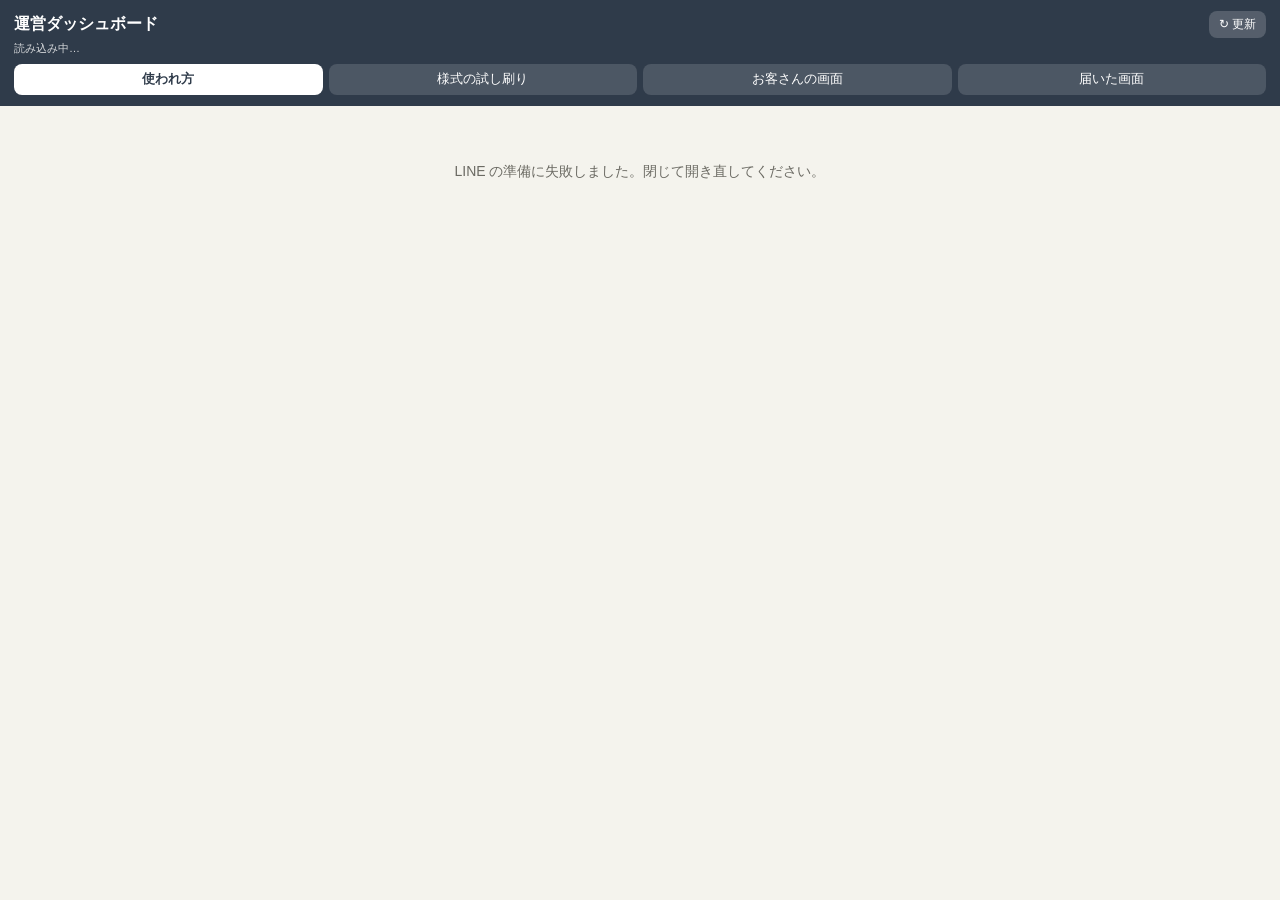
<file: ops.html>
<!DOCTYPE html>
<html lang="ja">
<head>
  <meta charset="UTF-8" />
  <meta name="viewport" content="width=device-width, initial-scale=1.0, viewport-fit=cover" />
  <meta name="robots" content="noindex, nofollow" />
  <title>運営ダッシュボード</title>
  <script src="https://static.line-scdn.net/liff/edge/2/sdk.js"></script>
  <script src="./fla-invoice-layout.js?v=2026-10-31e"></script>
  <link rel="stylesheet" href="./fla-tokens.css?v=2026-07-12" />
  <style>
    /* 運営専用（2026-10-30）。数字は EF ops-stats から。運営の LINE だけが開ける（サーバで確認）。
       出すのは使われ方の数字だけ。金額・人の名前・日報の中身は出さない（お約束 11）。 */
    :root{ --acc:#2f3b4a; --acc-dark:#232c37; --mid:#b7791f; --mid-bg:#fbf3e4; --bad-bg:#fbeceb; }
    *,*::before,*::after{box-sizing:border-box;margin:0;padding:0;}
    body{font-family:-apple-system,BlinkMacSystemFont,"Hiragino Sans",sans-serif;background:var(--bg);color:var(--ink);min-height:100vh;-webkit-text-size-adjust:100%;}
    header{background:var(--acc);color:#fff;padding:11px 14px;padding-top:calc(11px + env(safe-area-inset-top));position:sticky;top:0;z-index:10;}
    header .top{display:flex;align-items:center;gap:8px;}
    header h1{font-size:16px;flex:1;}
    header .sub{font-size:11px;opacity:.8;margin-top:3px;}
    .hbtn{background:rgba(255,255,255,.18);border:none;color:#fff;padding:5px 10px;border-radius:var(--r-sm);font-size:12px;font-family:inherit;cursor:pointer;}
    main{max-width:720px;margin:0 auto;padding:12px 12px calc(28px + env(safe-area-inset-bottom));}
    #msg{padding:40px 8px;text-align:center;color:var(--sub);font-size:14px;line-height:1.9;}
    .c{background:var(--card);border-radius:var(--r);padding:12px;margin-bottom:10px;box-shadow:0 1px 3px rgba(0,0,0,.05);}
    .c-t{font-size:12px;color:var(--sub);margin-bottom:8px;display:flex;justify-content:space-between;gap:8px;align-items:center;}
    .c-t b{color:var(--ink);font-size:13px;}
    .tiles{display:grid;grid-template-columns:repeat(auto-fit,minmax(104px,1fr));gap:7px;}
    .tile{background:var(--bg);border-radius:var(--r-sm);padding:9px 10px;}
    .tile .k{font-size:10.5px;color:var(--sub);}
    .tile .v{font-size:19px;font-weight:bold;margin-top:2px;}
    .tile .n{font-size:10px;color:var(--sub);margin-top:1px;}
    .tile.bad .v{color:var(--warn);}
    .watch{list-style:none;display:flex;flex-direction:column;gap:6px;}
    .watch li{font-size:13px;line-height:1.6;padding:8px 10px;border-radius:var(--r-sm);background:var(--mid-bg);}
    .watch li.bad{background:var(--bad-bg);}
    .watch li.ok{background:var(--ok-bg);color:var(--ok-ink);}
    .co{border-left:4px solid var(--line);}
    .co.g{border-left-color:var(--ok-ink);} .co.y{border-left-color:var(--mid);} .co.r{border-left-color:var(--warn);}
    .co h2{font-size:15px;display:flex;flex-wrap:wrap;align-items:center;gap:6px;}
    .pill{font-size:10.5px;font-weight:normal;padding:2px 7px;border-radius:99px;background:var(--bg);color:var(--sub);}
    .pill.g{background:var(--ok-bg);color:var(--ok-ink);} .pill.y{background:var(--mid-bg);color:var(--mid);} .pill.r{background:var(--bad-bg);color:var(--warn);}
    .grid{display:grid;grid-template-columns:repeat(auto-fit,minmax(210px,1fr));gap:2px 16px;margin-top:8px;}
    .kv{display:flex;justify-content:space-between;font-size:12.5px;padding:3px 0;border-bottom:1px dashed var(--line);gap:8px;}
    .kv span:first-child{color:var(--sub);}
    .kv b.bad{color:var(--warn);}
    .opt{font-size:12px;color:var(--sub);display:flex;align-items:center;gap:6px;margin:4px 2px 10px;}
    .note{font-size:11px;color:var(--sub);line-height:1.7;margin-top:6px;}
    .err{font-size:12.5px;display:flex;justify-content:space-between;padding:3px 0;}
    /* 様式の試し刷り（2026-10-31）：お客さんの請求データは使わず、型＋発行元情報＋試し用の金額で描く */
    .tabs{display:flex;gap:6px;margin-top:8px;}
    .tabs button{flex:1;border:none;border-radius:var(--r-sm);padding:7px 6px;font-size:12.5px;font-family:inherit;background:rgba(255,255,255,.14);color:#fff;cursor:pointer;}
    .tabs button.on{background:#fff;color:var(--acc);font-weight:bold;}
    .pf{display:grid;grid-template-columns:repeat(auto-fit,minmax(150px,1fr));gap:8px 12px;}
    .pf label{font-size:11.5px;color:var(--sub);display:flex;flex-direction:column;gap:3px;}
    .pf input,.pf select{font:inherit;font-size:14px;padding:7px 8px;border:1px solid var(--line);border-radius:var(--r-sm);background:#fff;color:var(--ink);min-width:0;}
    .pbtn{display:block;width:100%;border:none;border-radius:var(--r-sm);padding:11px;font:inherit;font-size:14px;font-weight:bold;background:var(--acc);color:#fff;cursor:pointer;margin-top:10px;}
    .pbtn.sub{background:var(--bg);color:var(--acc);border:1px solid var(--line);}
    body.proof-on main{max-width:1180px;} /* PC で試し刷りを大きく見る */
    #proof-out{background:#fff;border:1px solid var(--line);border-radius:var(--r-sm);overflow:hidden;margin-top:10px;}
    #proof-out .fla-inv{transform-origin:0 0;}
    #proof-out .fla-in{background:#eaf2ff !important;outline:1px dashed #6f9fe0;outline-offset:-2px;cursor:text;}
    #proof-out .fla-in:hover{background:#dce9ff !important;}
    #proof-out .fla-in:focus{background:#fff6d1 !important;outline:2px solid #2f6fd0;outline-offset:-2px;}
    .legend{display:flex;flex-wrap:wrap;gap:6px 14px;font-size:11.5px;color:var(--sub);margin-top:8px;align-items:center;}
    .legend i{display:inline-block;width:18px;height:12px;border:1px dashed #6f9fe0;background:#eaf2ff;vertical-align:-2px;margin-right:4px;}
    @page proof{size:A4 landscape;margin:8mm;}
    @media print{
      header,.no-print,#view,#msg{display:none !important;}
      body{background:#fff !important;}
      main{padding:0 !important;max-width:none !important;}
      #proof{page:proof;}
      #proof .c{box-shadow:none;padding:0;margin:0;}
      #proof-out{border:none;border-radius:0;margin:0;}
      #proof-out .fla-in{background:none !important;outline:none !important;}
    }
  </style>
</head>
<body>
<header>
  <div class="top"><h1>運営ダッシュボード</h1><button class="hbtn" id="reload" type="button">↻ 更新</button></div>
  <div class="sub" id="stamp">読み込み中…</div>
  <div class="tabs no-print"><button type="button" id="tab-stats" class="on">使われ方</button><button type="button" id="tab-proof">様式の試し刷り</button><button type="button" id="tab-sup">お客さんの画面</button><button type="button" id="tab-snap">届いた画面</button></div>
</header>
<main>
  <div id="msg">読み込み中…</div>
  <div id="view" hidden></div>
  <section id="proof" hidden>
    <div class="c no-print">
      <div class="c-t"><b>様式の試し刷り</b><span>お客さんの請求データは使いません</span></div>
      <div class="pf">
        <label style="grid-column:1/-1">会社 ／ 元請（型のあるもの）<select id="pf-prime"><option value="">読み込み中…</option></select></label>
        <label>請求書の種類<select id="pf-kind"><option value="ukeoi">請負</option><option value="joyo">常用・請負外</option></select></label>
      </div>
      <button type="button" class="pbtn" id="pf-run">試し刷りする</button>
      <p class="note" id="pf-note">発行元（会社名・住所・代表者・電話・登録番号）はその会社の登録内容、口座は「（口座）」と出します。開いた記録は運営の記録に残ります。</p>
    </div>
    <div class="c" id="proof-card" hidden>
      <div class="c-t no-print"><b id="pf-title">試し刷り</b><button type="button" class="hbtn" id="pf-reset" style="background:var(--bg);color:var(--acc);border:1px solid var(--line)">例を入れ直す</button></div>
      <div class="legend no-print"><span><i></i>青い点線のマスはタップして直せます（元の Excel の黄色いマス）</span><span>金額・合計・出来高は Excel と同じ式で自動で計算されます</span></div>
      <div id="proof-out"></div>
      <p class="note no-print">ここで直した内容は保存されません（試し刷りです）。元の Excel と同じ数字を入れて見比べてください。</p>
      <button type="button" class="pbtn sub no-print" onclick="window.print()">印刷 / PDFに保存（A4 横）</button>
    </div>
  </section>
  <section id="sup" hidden>
    <div class="c">
      <div class="c-t"><b>お客さんの画面（許可があるときだけ）</b></div>
      <p class="note">お客さんの管理者が、設定の画面で「運営に見せる（30日）」を押している会社だけが出ます。範囲は「請求だけ」か「全部」をお客さんが選びます。開くと、その会社の画面を<b>見るだけ</b>で開きます（直す・発行する・取消はできません。1回1時間）。開いた日時はお客さんの設定の画面に出ます。</p>
    </div>
    <div id="sup-list"><div class="c note">読み込み中…</div></div>
  </section>
  <section id="snap" hidden>
    <div class="c">
      <div class="c-t"><b>届いた画面（お客さんが「今の画面を運営に送る」を押したもの）</b></div>
      <p class="note">お客さんが自分で送った画面だけが出ます。問い合わせの対応にだけ使い、30日で自動で消えます。画像は押したときだけ読み込みます（リンクは2分だけ有効）。</p>
    </div>
    <div id="snap-list"><div class="c note">読み込み中…</div></div>
  </section>
</main>
<script>
// LINE Developers で発行した「運営ダッシュボード」の LIFF ID（チャネル FLA現場メモ 配下）
const LIFF_ID = "2009694631-NeRvyRsg";
const STATS_FN = "https://qxeqaqnzbsuykmzwkvhx.supabase.co/functions/v1/ops-stats";
const SHOW_DEMO_KEY = "fla_ops_show_demo";

const esc = (s) => String(s ?? "").replace(/[&<>"']/g, (c) => ({ "&":"&amp;","<":"&lt;",">":"&gt;",'"':"&quot;","'":"&#39;" }[c]));
const $ = (id) => document.getElementById(id);
let DATA = null;

function daysSince(dateStr, today) {
  if (!dateStr) return null;
  const a = new Date(dateStr.slice(0, 10) + "T00:00:00Z"), b = new Date(today + "T00:00:00Z");
  return Math.round((b - a) / 86400000);
}
function ago(n) { return n == null ? "まだなし" : n <= 0 ? "今日" : n === 1 ? "昨日" : `${n}日前`; }
function md(iso) { if (!iso) return "—"; const d = new Date(iso); return `${d.getMonth() + 1}/${d.getDate()}`; }

// 会社の様子：準備中（LINE連携0人）／よく使われている（2日以内）／少し空いた（3〜7日）／止まっている（8日以上・なし）
function health(c, today) {
  if (c.linked === 0) return { k: "", label: "準備中" };
  const n = daysSince(c.last_report_date, today);
  if (n != null && n <= 2) return { k: "g", label: "使われている" };
  if (n != null && n <= 7) return { k: "y", label: "少し空いた" };
  return { k: "r", label: "止まっている" };
}

function render() {
  const d = DATA, today = d.today;
  let showDemo = false;
  try { showDemo = localStorage.getItem(SHOW_DEMO_KEY) === "1"; } catch (_) {}
  const all = d.companies;
  const list = all.filter((c) => showDemo || !c.demo);
  const real = all.filter((c) => !c.demo);
  const sum = (arr, k) => arr.reduce((a, c) => a + (c[k] || 0), 0);
  const errs = sum(list, "errors7") + (d.errors_no_company || 0);

  // 気にかけること
  const watch = [];
  for (const c of list) {
    const h = health(c, today);
    if (h.k === "r") watch.push({ k: "bad", t: `${c.name}：日報が${c.last_report_date ? ago(daysSince(c.last_report_date, today)) + "から" : "まだ"}入っていません` });
    else if (h.k === "y") watch.push({ k: "", t: `${c.name}：最後の日報は${ago(daysSince(c.last_report_date, today))}です` });
    if (c.linked === 0 && c.workers > 0) watch.push({ k: "", t: `${c.name}：登録済み ${c.workers}人のうち、LINEがつながった人はまだいません` });
    if (c.errors7) watch.push({ k: "bad", t: `${c.name}：この7日でエラーが ${c.errors7}件` });
    if (!c.join_open && c.linked < c.workers) watch.push({ k: "", t: `${c.name}：合言葉が閉じています（新しい人が登録できません）` });
  }
  if (d.prep.waiting) watch.push({ k: "", t: `準備シートが ${d.prep.waiting}件届いています。Claude に「準備シートを読んで」と伝えてください` });
  if (!watch.length) watch.push({ k: "ok", t: "いま気にかけることはありません" });

  const sorted = [...list].sort((a, b) => (a.demo - b.demo) || String(b.last_report_date || "").localeCompare(String(a.last_report_date || "")));

  $("view").innerHTML = `
    <div class="c">
      <div class="c-t"><b>全体</b><span>運営用の会社を${showDemo ? "含む" : "除く"}</span></div>
      <div class="tiles">
        <div class="tile"><div class="k">利用している会社</div><div class="v">${real.length}</div><div class="n">うち動いている ${real.filter((c) => health(c, today).k === "g").length}</div></div>
        <div class="tile"><div class="k">LINEがつながった人</div><div class="v">${sum(list, "linked")}</div><div class="n">登録 ${sum(list, "workers")}人</div></div>
        <div class="tile"><div class="k">日報（7日）</div><div class="v">${sum(list, "reports7")}</div><div class="n">30日 ${sum(list, "reports30")}件</div></div>
        <div class="tile ${errs ? "bad" : ""}"><div class="k">エラー（7日）</div><div class="v">${errs}</div><div class="n">途中放置 ${sum(list, "timeouts7")}件</div></div>
        <div class="tile"><div class="k">準備シート</div><div class="v">${d.prep.waiting}</div><div class="n">有効な招待 ${d.prep.open_invites}</div></div>
      </div>
    </div>
    <div class="c">
      <div class="c-t"><b>気にかけること</b></div>
      <ul class="watch">${watch.map((w) => `<li class="${w.k}">${esc(w.t)}</li>`).join("")}</ul>
    </div>
    <label class="opt"><input type="checkbox" id="demoToggle" ${showDemo ? "checked" : ""}> 運営用の会社（デモ建設・サンプル建設・テスト工務店）も表示する</label>
    ${sorted.map((c) => {
      const h = health(c, today);
      return `<div class="c co ${h.k}">
        <h2>${esc(c.name)} <span class="pill ${h.k}">${h.label}</span>${c.demo ? '<span class="pill">運営用</span>' : ""}${c.join_open ? "" : '<span class="pill">合言葉なし</span>'}</h2>
        <div class="grid">
          <div class="kv"><span>LINEがつながった人</span><b>${c.linked} / ${c.workers}人</b></div>
          <div class="kv"><span>最後の日報</span><b>${ago(daysSince(c.last_report_date, today))}</b></div>
          <div class="kv"><span>日報 7日 / 30日</span><b>${c.reports7} / ${c.reports30}件</b></div>
          <div class="kv"><span>書いた人（7日）</span><b>${c.reporters7}人・${c.days7}日分</b></div>
          <div class="kv"><span>現場メモ（30日）</span><b>${c.memos30}件</b></div>
          <div class="kv"><span>請求書（発行済み）</span><b>${c.invoices}枚${c.drafts ? `・下書き ${c.drafts}` : ""}</b></div>
          <div class="kv"><span>最後の請求書</span><b>${md(c.last_invoice_at)}</b></div>
          <div class="kv"><span>現場 / 管理者</span><b>${c.sites}件 / ${c.admins}人</b></div>
          <div class="kv"><span>エラー（7日）</span><b class="${c.errors7 ? "bad" : ""}">${c.errors7}件</b></div>
          <div class="kv"><span>利用開始</span><b>${md(c.created_at)}</b></div>
        </div>
      </div>`;
    }).join("")}
    ${d.errors_by_kind.length ? `<div class="c"><div class="c-t"><b>エラーの種類（7日・全社）</b></div>
      ${d.errors_by_kind.map((e) => `<div class="err"><span>${esc(e.kind)}</span><b>${e.count}件</b></div>`).join("")}
      ${d.errors_no_company ? `<div class="note">会社が分からないエラー（未登録の人など）${d.errors_no_company}件を含みます</div>` : ""}</div>` : ""}
    <p class="note">ここに出るのは使われ方の数字だけです。金額・人の名前・日報やメモの中身は出しません（データの取り扱いのお約束 3）。</p>`;

  $("demoToggle").onchange = (e) => {
    try { localStorage.setItem(SHOW_DEMO_KEY, e.target.checked ? "1" : "0"); } catch (_) {}
    render();
  };
  $("msg").hidden = true;
  $("view").hidden = !$("proof").hidden; // 試し刷りを開いている時は出さない
}

async function load() {
  $("stamp").textContent = "読み込み中…";
  try {
    let body;
    const mock = new URLSearchParams(location.search).get("mock") === "1" && /^(localhost|127\.0\.0\.1)$/.test(location.hostname);
    if (mock) {
      body = await (await fetch("./ops-mock.json")).json();
    } else {
      if (!window.liff) throw new Error("LINE の中で開いてください");
      if (!liff.isLoggedIn()) { liff.login(); return; }
      const idToken = liff.getIDToken();
      const res = await fetch(STATS_FN, { method: "POST", headers: { "Content-Type": "application/json" }, body: JSON.stringify({ id_token: idToken }) });
      if (res.status === 403) throw new Error("この画面は運営専用です。");
      if (res.status === 401) throw new Error("LINE の確認が切れました。閉じて開き直してください。");
      if (!res.ok) throw new Error(`読み込みに失敗しました（${res.status}）`);
      body = await res.json();
    }
    DATA = body;
    const t = new Date(body.generated_at);
    $("stamp").textContent = `${t.getMonth() + 1}/${t.getDate()} ${String(t.getHours()).padStart(2, "0")}:${String(t.getMinutes()).padStart(2, "0")} 時点`;
    render();
  } catch (e) {
    $("view").hidden = true;
    $("msg").hidden = !$("proof").hidden;
    $("msg").textContent = e.message || "読み込みに失敗しました";
    $("stamp").textContent = "";
  }
}

$("reload").onclick = load;

// ── 様式の試し刷り ─────────────────────────────────────────────
const LAYOUT_FN = "https://qxeqaqnzbsuykmzwkvhx.supabase.co/functions/v1/ops-layout";
let PROOF_LIST = null;
async function opsLayout(payload) {
  if (!window.liff) throw new Error("LINE の中で開いてください");
  if (!liff.isLoggedIn()) { liff.login(); throw new Error("ログインし直しています"); }
  const res = await fetch(LAYOUT_FN, { method: "POST", headers: { "Content-Type": "application/json" }, body: JSON.stringify({ id_token: liff.getIDToken(), ...payload }) });
  if (res.status === 403) throw new Error("この画面は運営専用です。");
  if (res.status === 401) throw new Error("LINE の確認が切れました。閉じて開き直してください。");
  if (!res.ok) throw new Error(`読み込みに失敗しました（${res.status}）`);
  return res.json();
}
function showTab(which) {
  for (const t of ["stats", "proof", "sup", "snap"]) $("tab-" + t).classList.toggle("on", which === t);
  $("proof").hidden = which !== "proof"; $("sup").hidden = which !== "sup"; $("snap").hidden = which !== "snap";
  document.body.classList.toggle("proof-on", which === "proof");
  if (which === "stats") { if (DATA) $("view").hidden = false; else $("msg").hidden = false; }
  else { $("view").hidden = true; $("msg").hidden = true; }
  if (which === "proof" && !PROOF_LIST) loadProofList();
  if (which === "sup") loadSupList();
  if (which === "snap") loadSnapList();
}
// ── 届いた画面（お客さんが自分で送ったもの・30日で消える・2026-11-01）──────────
const SNAP_FN = "https://qxeqaqnzbsuykmzwkvhx.supabase.co/functions/v1/support-snap";
async function snapCall(payload) {
  if (!window.liff || !liff.isLoggedIn()) throw new Error("LINE の中で開いてください");
  const res = await fetch(SNAP_FN, { method: "POST", headers: { "Content-Type": "application/json" }, body: JSON.stringify({ id_token: liff.getIDToken(), ...payload }) });
  if (res.status === 403) throw new Error("この画面は運営専用です。");
  if (res.status === 401) throw new Error("LINE の確認が切れました。閉じて開き直してください。");
  if (!res.ok) throw new Error(`読み込みに失敗しました（${res.status}）`);
  return res.json();
}
const jpDT = (iso) => { const d = new Date(iso); return `${d.getMonth() + 1}/${d.getDate()} ${String(d.getHours()).padStart(2, "0")}:${String(d.getMinutes()).padStart(2, "0")}`; };
async function loadSnapList() {
  const box = $("snap-list");
  box.innerHTML = '<div class="c note">読み込み中…</div>';
  try {
    const d = await snapCall({ action: "list" });
    const xs = d.snaps || [];
    box.innerHTML = xs.length ? xs.map((x) => {
      const errs = (x.info && Array.isArray(x.info.errors)) ? x.info.errors : [];
      return `<div class="c">
        <div class="c-t"><b>${esc(x.company_name)}　${esc(x.worker_name)}</b><span>${esc(jpDT(x.created_at))}${x.seen_at ? "" : "（未読）"}</span></div>
        <div class="note" style="margin-top:4px">画面：${esc(x.page_label)}${x.place ? "（" + esc(x.place) + "）" : ""}</div>
        <div style="margin-top:4px">${x.comment ? "「" + esc(x.comment) + "」" : '<span class="note">一言なし</span>'}</div>
        ${errs.length ? `<details style="margin-top:6px"><summary class="note">直前のエラー ${errs.length}件</summary><div class="note" style="white-space:pre-wrap;word-break:break-all">${errs.map((e) => esc(jpDT(e.at) + " [" + e.kind + "] " + e.msg)).join("\n")}</div></details>` : ""}
        ${x.info && x.info.size ? `<div class="note" style="margin-top:4px">画面の大きさ ${esc(x.info.size)}</div>` : ""}
        ${x.has_image ? `<button type="button" class="pbtn sub" style="margin-top:8px" data-snap-img="${esc(x.id)}">画像を見る</button><div data-snap-out="${esc(x.id)}"></div>` : '<div class="note" style="margin-top:6px">画像なし</div>'}
      </div>`;
    }).join("") : '<div class="c note">届いた画面はまだありません。</div>';
  } catch (e) { box.innerHTML = `<div class="c note">${esc(e.message)}</div>`; }
}
document.addEventListener("click", async (e) => {
  const b = e.target.closest && e.target.closest("[data-snap-img]");
  if (!b) return;
  const id = b.getAttribute("data-snap-img"), out = document.querySelector(`[data-snap-out="${id}"]`);
  b.disabled = true; b.textContent = "読み込み中…";
  try {
    const d = await snapCall({ action: "image", id });
    out.innerHTML = d.url ? `<img src="${esc(d.url)}" alt="届いた画面" style="display:block;max-width:100%;margin-top:8px;border:1px solid var(--line, #e2e0d8);border-radius:6px">` : '<div class="note">画像がありません</div>';
    b.remove();
  } catch (err) { b.disabled = false; b.textContent = "画像を見る"; out.innerHTML = `<div class="note">${esc(err.message)}</div>`; }
});
// ── お客さんの画面（許可制・見るだけ・2026-10-31）───────────────────────
const SUPPORT_FN = "https://qxeqaqnzbsuykmzwkvhx.supabase.co/functions/v1/support-access";
const BILLING_LIFF = "https://liff.line.me/2009694631-7HvWrIGj";
async function loadSupList() {
  const box = $("sup-list");
  box.innerHTML = '<div class="c note">読み込み中…</div>';
  try {
    if (!window.liff || !liff.isLoggedIn()) throw new Error("LINE の中で開いてください");
    const res = await fetch(SUPPORT_FN, { method: "POST", headers: { "Content-Type": "application/json" }, body: JSON.stringify({ action: "list", id_token: liff.getIDToken() }) });
    if (res.status === 403) throw new Error("この画面は運営専用です。");
    if (res.status === 401) throw new Error("LINE の確認が切れました。閉じて開き直してください。");
    if (!res.ok) throw new Error(`読み込みに失敗しました（${res.status}）`);
    const d = await res.json();
    const gs = d.grants || [];
    // 開ける画面（scope: billing＝請求だけ／all＝全部）
    const SCREENS = [{ label: "請求の画面", url: BILLING_LIFF, scopes: ["billing", "all"] }, { label: "ダッシュボード（日報を含む）", url: "https://liff.line.me/2009694631-JZQ5AgVq", scopes: ["all"] }, { label: "現場メモ", url: "https://liff.line.me/2009694631-Q9UpokY1", scopes: ["all"] }, { label: "現場・人の登録", url: "https://liff.line.me/2009694631-cnI1l3gj", scopes: ["all"] }];
    box.innerHTML = gs.length ? gs.map((g) => {
      const sc = g.scope === "all" ? "all" : "billing";
      return `<div class="c"><div class="c-t"><b>${esc(g.company_name)}</b><span>${sc === "all" ? "全部" : "請求だけ"}・${esc(new Date(g.expires_at).toLocaleDateString("ja-JP"))} まで</span></div>
      ${SCREENS.filter((x) => x.scopes.includes(sc)).map((x) => `<a class="pbtn" style="display:block;text-align:center;text-decoration:none;margin-top:6px" href="${x.url}?support=${encodeURIComponent(g.company_id)}">${x.label}を開く（見るだけ）</a>`).join("")}</div>`;
    }).join("")
      : '<div class="c note">いま許可を出している会社はありません。</div>';
  } catch (e) { box.innerHTML = `<div class="c note">${esc(e.message)}</div>`; }
}
async function loadProofList() {
  const sel = $("pf-prime");
  try {
    PROOF_LIST = await opsLayout({ action: "list" });
    const opts = [];
    for (const co of PROOF_LIST.companies || []) for (const p of co.primes) opts.push(`<option value="${esc(p.id)}">${esc(co.name)} ／ ${esc(p.name)}</option>`);
    sel.innerHTML = opts.length ? opts.join("") : '<option value="">型のある元請はまだありません</option>';
  } catch (e) { sel.innerHTML = `<option value="">${esc(e.message)}</option>`; PROOF_LIST = null; }
}
let PROOF = null; // { r: ops-layout の応答, sheet: FLA_LAYOUT.mount の戻り }
function fitProof() {
  const box = $("proof-out"), t = box.querySelector(".fla-inv");
  if (!t) return;
  t.style.transform = ""; box.style.height = ""; box.style.width = "";
  // 枠の内側の幅に合わせる（親の幅だと内側の余白ぶん右端がはみ出していた）
  const k = Math.min(1, box.clientWidth / t.offsetWidth);
  t.style.transform = `scale(${k})`; box.style.height = Math.ceil(t.offsetHeight * k) + "px";
}
const kindText = (layout, kind) => ((layout.fields && layout.fields["kind.texts"]) || { ukeoi: "請負請求書", joyo: "常用・請負外請求書" })[kind];
// 例の値（入力マスの最初の中身）。計算のマスは様式の式で計算される
function sampleValues(r, kind) {
  const d = new Date(Date.now() + 9 * 3600000);
  const v = {
    "date.wy": String(d.getUTCFullYear() - 2018), "date.m": String(d.getUTCMonth() + 1), "date.d": String(d.getUTCDate()),
    "prime.onchu": r.prime.name + "　御中",
    "company.name": r.company.name || "", "company.address": r.company.address || "", "company.rep": r.company.representative_name || "",
    "company.phone": r.company.phone || "", "company.reg": r.company.registration_number || "",
    "site.name": "〇〇マンション改修工事", "extra.現場担当者": "（ご担当）", "kind.number": "（番号）",
    "bank.name": "（口座）", "bank.branch": "（口座）", "bank.type": "", "bank.no": "（口座）", "bank.kana": "", "bank.holder": "（口座）",
  };
  const L = (i, desc, qty, unit, price) => { v[`lines.${i}.desc`] = desc; v[`lines.${i}.qty`] = String(qty); v[`lines.${i}.unit`] = unit; v[`lines.${i}.price`] = Number(price).toLocaleString("ja-JP"); };
  if (kind === "ukeoi") {
    v["contract.original"] = "3,000,000"; v["contract.change"] = "0"; v["dekidaka.prev"] = "600,000";
    L(0, "外壁シーリング打替え工事", 1, "式", 600000);
    L(1, "バルコニー床シーリング工事", 1, "式", 300000);
  } else {
    L(0, "シーリング工（常用・終日）", 10, "人工", 25000);
    L(1, "シーリング工（常用・半日）", 2, "人工", 13000);
    L(2, "材料費", 1, "式", 34000);
  }
  return v;
}
function mountProof() {
  const { r } = PROOF, kind = $("pf-kind").value;
  PROOF.sheet = FLA_LAYOUT.mount($("proof-out"), r.layout, sampleValues(r, kind), { params: { "kind.text": kindText(r.layout, kind) } });
  fitProof();
}
async function runProof() {
  const primeId = $("pf-prime").value;
  if (!primeId) return;
  $("pf-run").disabled = true; $("pf-run").textContent = "読み込み中…";
  try {
    const r = await opsLayout({ action: "layout", prime_contractor_id: primeId });
    if (!r.layout || r.layout.v < 2) throw new Error("この元請の型は古い形です（直せるマスと計算式がありません）。型を作り直してください。");
    PROOF = { r, sheet: null };
    $("pf-title").textContent = `試し刷り：${r.company.name} ／ ${r.prime.name}`;
    $("proof-card").hidden = false;
    mountProof();
    $("proof-card").scrollIntoView({ behavior: "smooth", block: "start" });
  } catch (e) {
    $("pf-note").textContent = e.message || "読み込みに失敗しました";
  } finally {
    $("pf-run").disabled = false; $("pf-run").textContent = "試し刷りする";
  }
}
// 種類の切り替えは Excel と同じ（印刷範囲の外の「請求書の種類」）。直した中身はそのまま、見出しなどの式だけが変わる
$("pf-kind").onchange = () => { if (PROOF && PROOF.sheet) PROOF.sheet.setParam("kind.text", kindText(PROOF.r.layout, $("pf-kind").value)); };
$("pf-reset").onclick = () => { if (PROOF) mountProof(); };
$("tab-stats").onclick = () => showTab("stats");
$("tab-proof").onclick = () => showTab("proof");
$("tab-sup").onclick = () => showTab("sup");
$("tab-snap").onclick = () => showTab("snap");
$("pf-run").onclick = runProof;
window.addEventListener("resize", fitProof);
window.addEventListener("beforeprint", () => {
  const t = $("proof-out").querySelector(".fla-inv"); if (!t || $("proof").hidden) return;
  const k = Math.min(1, 1060 / t.offsetWidth);
  t.style.transform = `scale(${k})`; $("proof-out").style.height = Math.ceil(t.offsetHeight * k) + "px"; $("proof-out").style.width = Math.ceil(t.offsetWidth * k) + "px";
});
window.addEventListener("afterprint", fitProof);
try { $("pf-date").value = new Date(Date.now() + 9 * 3600000).toISOString().slice(0, 10); } catch (_) {}
(async () => {
  const mock = new URLSearchParams(location.search).get("mock") === "1" && /^(localhost|127\.0\.0\.1)$/.test(location.hostname);
  if (!mock) {
    try { await liff.init({ liffId: LIFF_ID }); }
    catch (e) { $("msg").textContent = "LINE の準備に失敗しました。閉じて開き直してください。"; return; }
  }
  load();
})();
</script>
</body>
</html>
</file>
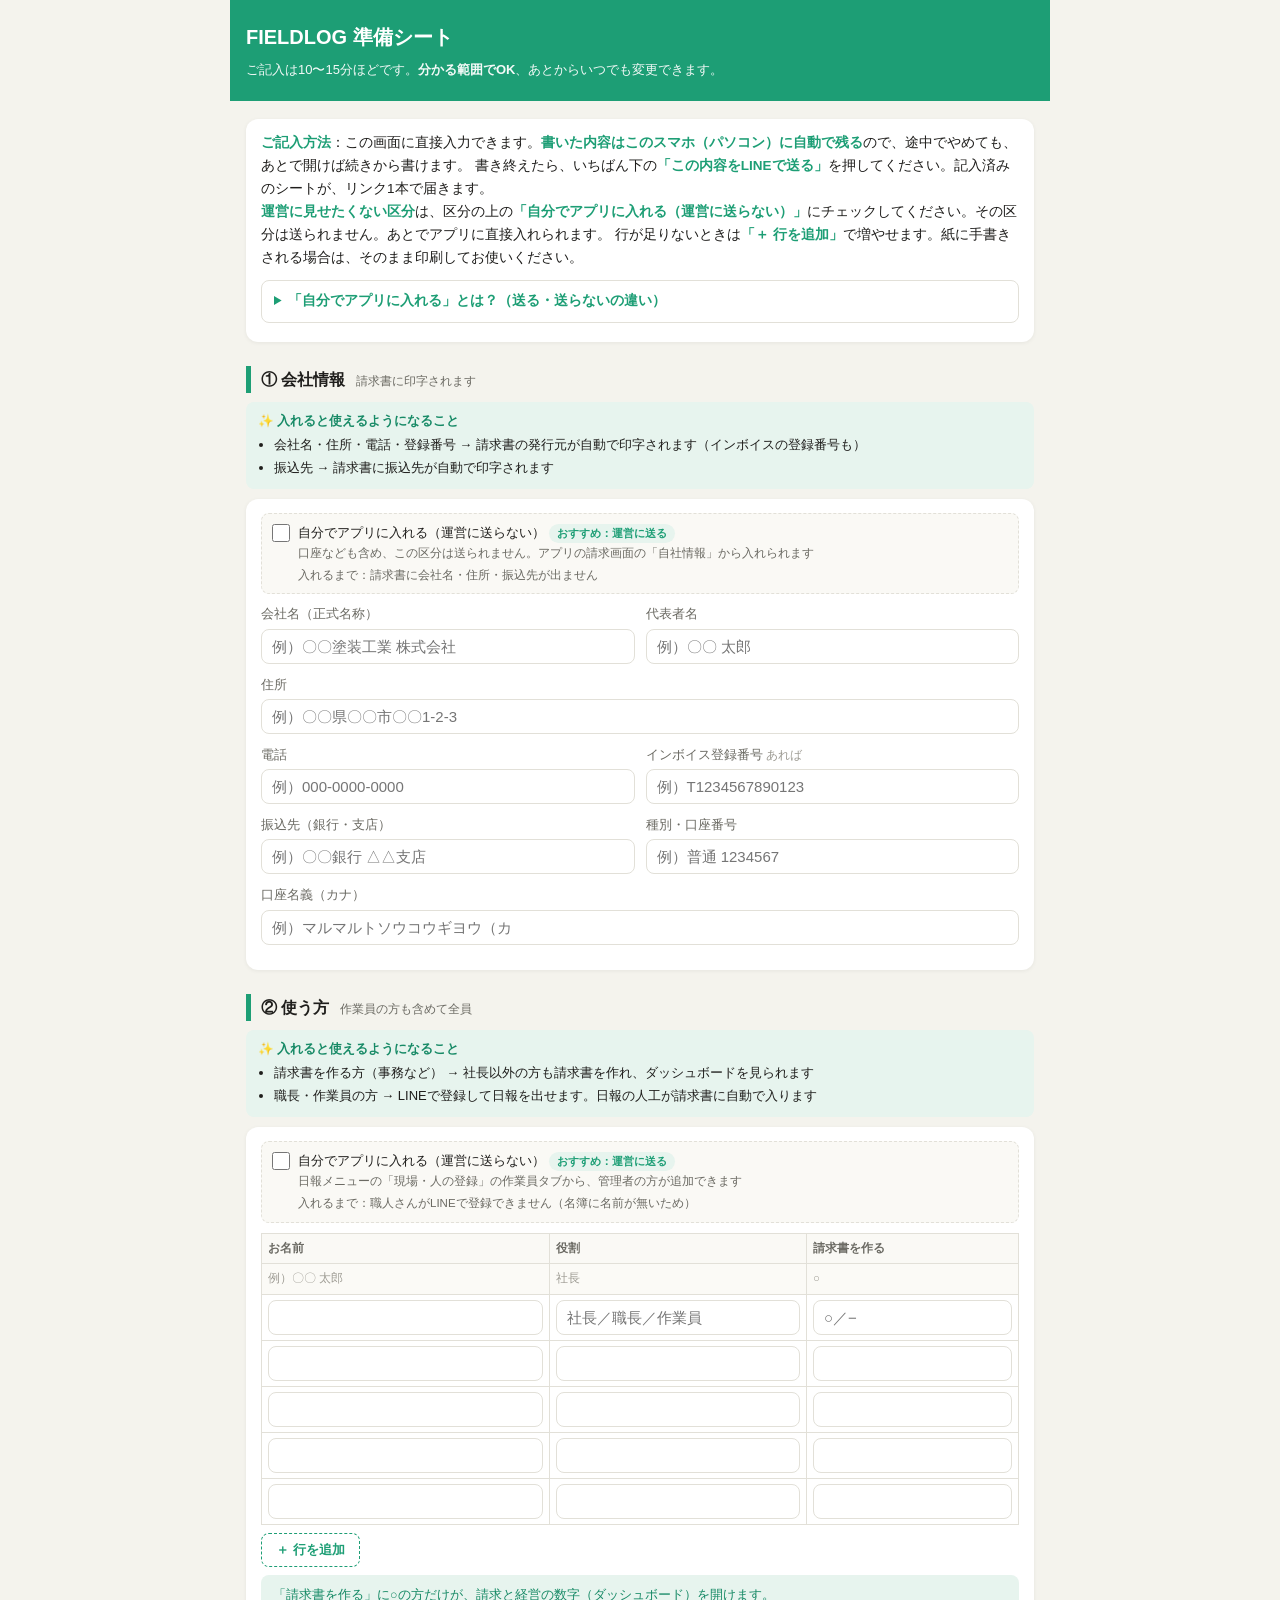
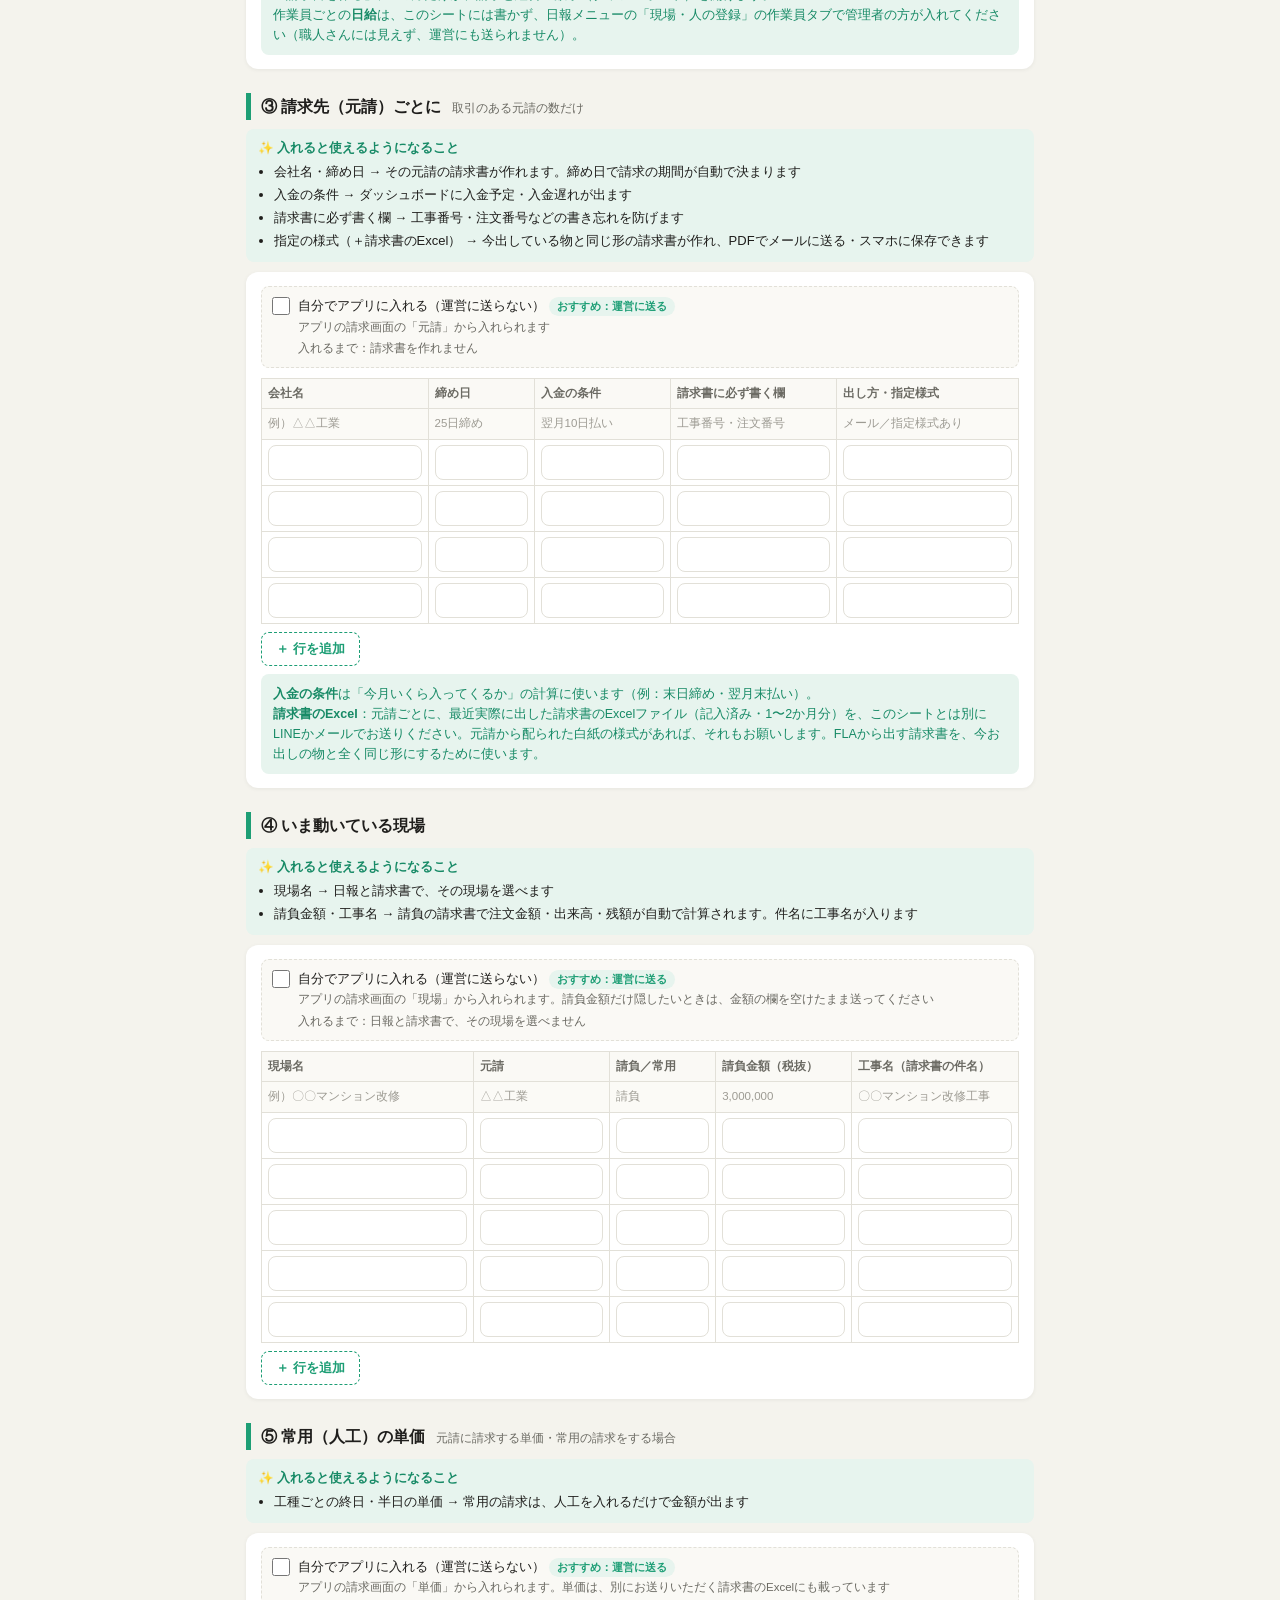
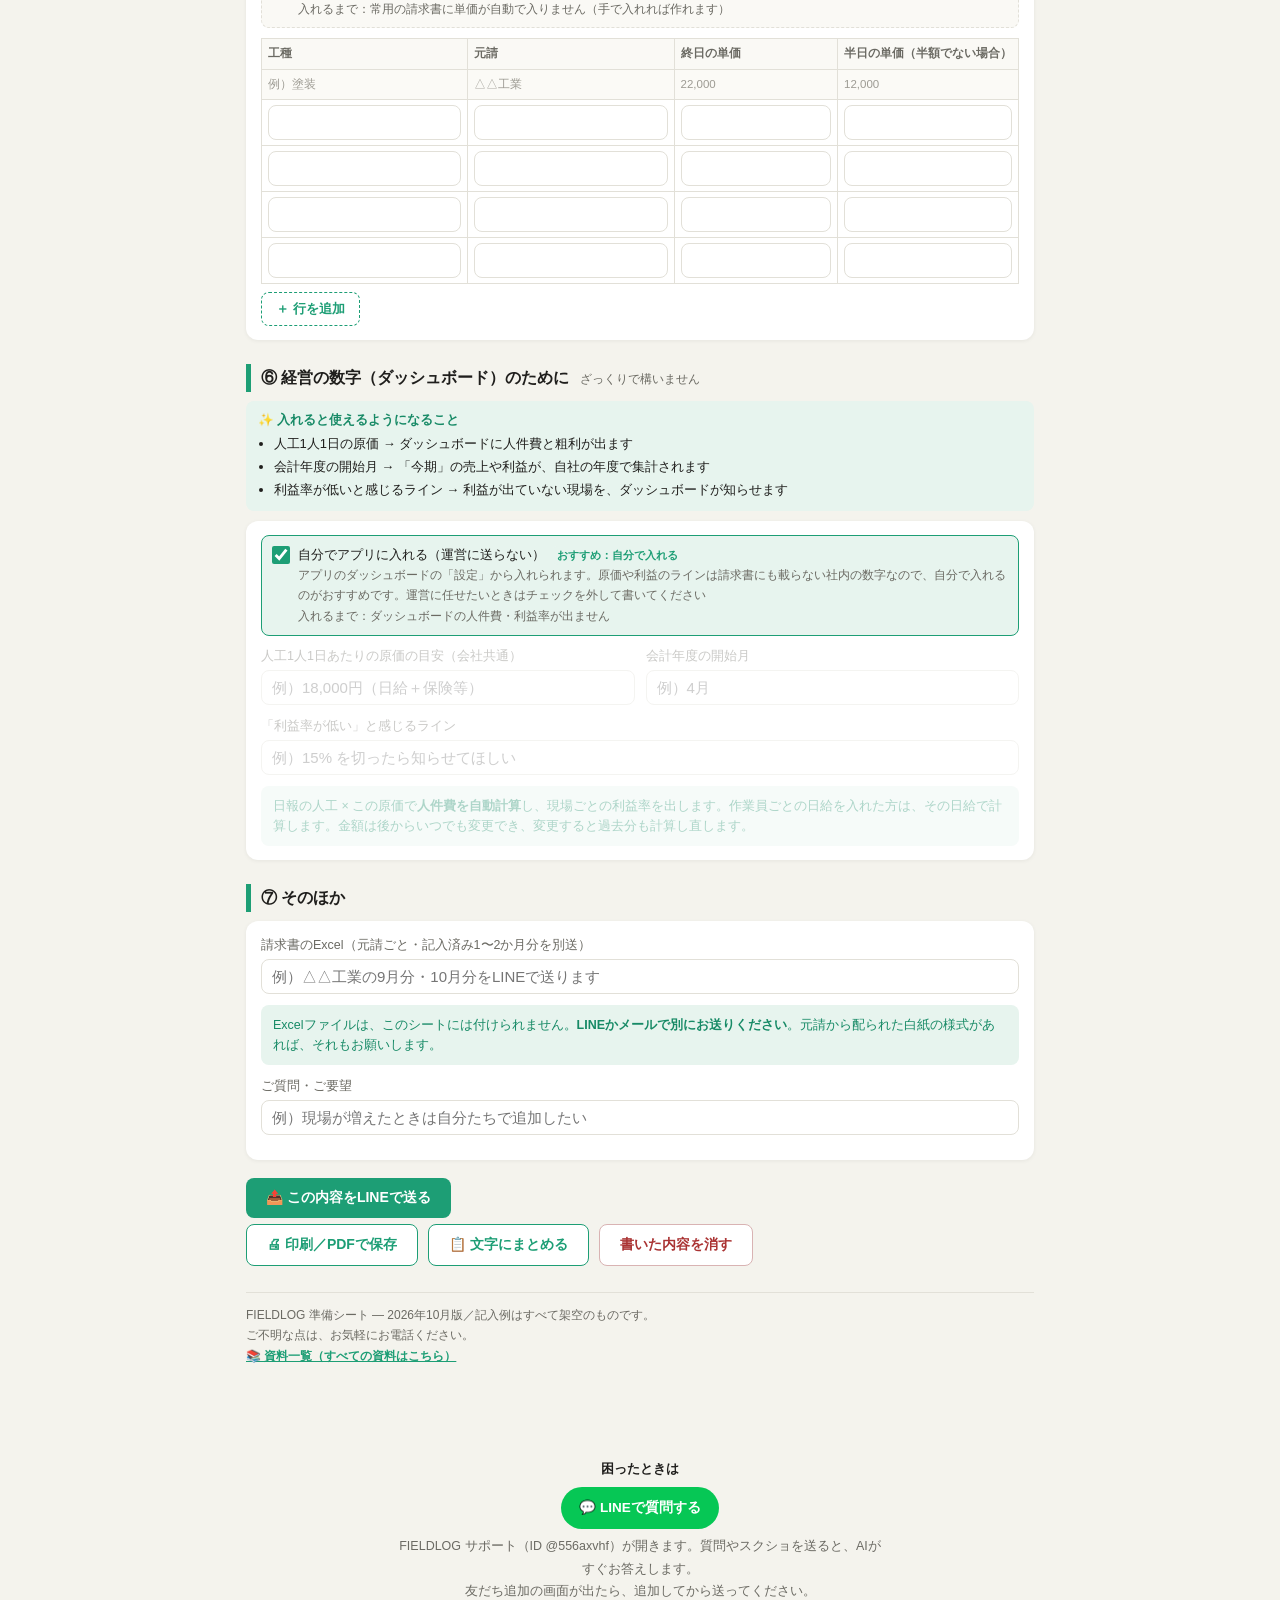
<file: prep-sheet.html>
<!DOCTYPE html>
<html lang="ja">
<head>
<meta charset="UTF-8" />
<meta name="viewport" content="width=device-width, initial-scale=1.0" />
<title>FIELDLOG 準備シート</title>
<meta name="description" content="ご記入は10〜15分。この画面に直接入力でき、印刷やLINEで送れる文章にもできます。分かる範囲でOKです。" />
<meta property="og:type" content="website" />
<meta property="og:site_name" content="FIELDLOG" />
<meta property="og:title" content="FIELDLOG 準備シート" />
<meta property="og:description" content="ご記入は10〜15分。この画面に直接入力でき、印刷やLINEで送れる文章にもできます。分かる範囲でOKです。" />
<meta property="og:url" content="https://fieldlogai-coder.github.io/fla-liff/prep-sheet.html" />
<meta name="twitter:card" content="summary" />
<link rel="stylesheet" href="./fla-tokens.css?v=2026-07-12" />
<style>
  *,*::before,*::after{box-sizing:border-box;margin:0;padding:0;}
  body{font-family:-apple-system,BlinkMacSystemFont,"Hiragino Sans","Noto Sans JP",sans-serif;
       background:var(--bg);color:var(--ink);line-height:1.7;-webkit-text-size-adjust:100%;}
  .wrap{max-width:820px;margin:0 auto;padding:18px 16px 60px;}
  header{background:var(--acc);color:#fff;padding:20px 16px;margin:-18px -16px 18px;}
  header .in{max-width:820px;margin:0 auto;}
  header h1{font-size:20px;}
  header p{font-size:13px;opacity:.95;margin-top:5px;}
  .howto{background:#fff;border-radius:var(--r);padding:13px 15px;margin-bottom:16px;font-size:13.5px;box-shadow:0 1px 4px rgba(0,0,0,.06);}
  .howto b{color:var(--acc);}
  h2{font-size:16px;margin:24px 0 9px;padding-left:10px;border-left:5px solid var(--acc);}
  h2 span{font-size:12px;color:var(--sub);font-weight:normal;margin-left:6px;}
  .card{background:#fff;border-radius:var(--r);padding:14px 15px;margin-bottom:12px;box-shadow:0 1px 4px rgba(0,0,0,.06);}
  .fld{margin-bottom:11px;}
  .fld label{display:block;font-size:12.5px;color:var(--sub);margin-bottom:3px;}
  .fld .ex{font-size:11.5px;color:#9d9b93;}
  input[type=text]{width:100%;font-family:inherit;font-size:15px;padding:8px 10px;border:1px solid var(--line);border-radius:var(--r-sm);background:#fff;color:var(--ink);}
  input[type=text]:focus{outline:none;border-color:var(--acc);}
  table{width:100%;border-collapse:collapse;font-size:13px;}
  th,td{border:1px solid var(--line);padding:5px 6px;text-align:left;}
  th{background:#faf9f5;font-size:11.5px;color:var(--sub);white-space:nowrap;}
  td input{width:100%;border:none;font-size:14px;padding:4px 2px;font-family:inherit;background:transparent;}
  td input:focus{outline:none;background:#f5fbf8;}
  td.ex{color:#9d9b93;font-size:11.5px;background:#fbfaf6;}
  .note{background:var(--info-bg);color:var(--info-ink);border-radius:var(--r-sm);padding:10px 12px;font-size:12.5px;line-height:1.6;margin-top:8px;}
  .grid2{display:grid;grid-template-columns:1fr 1fr;gap:11px;}
  @media (max-width:560px){ .grid2{grid-template-columns:1fr;} }
  .btnrow{display:flex;gap:10px;flex-wrap:wrap;margin:18px 0 6px;}
  .btn{background:var(--acc);color:#fff;border:none;font-family:inherit;font-size:14px;font-weight:bold;padding:11px 20px;border-radius:var(--r-sm);cursor:pointer;}
  .btn.g{background:#fff;color:var(--acc);border:1px solid var(--acc);}
  footer{margin-top:26px;font-size:12px;color:var(--sub);border-top:1px solid var(--line);padding-top:12px;}
  @media print{
    body{background:#fff;} header{background:#fff;color:var(--ink);border-bottom:3px solid var(--acc);margin:0 0 12px;padding:0 0 10px;}
    .card{box-shadow:none;border:1px solid var(--line);} .howto,.btnrow,.noprint{display:none;}
    input[type=text]{border:none;border-bottom:1px solid #bbb;border-radius:0;}
    h2{page-break-after:avoid;} .card{page-break-inside:avoid;}
  }
  /* 自動保存・共有リンク（2026-10 追加） */
  [hidden]{display:none!important;}
  .banner{background:var(--info-bg);color:var(--info-ink);border-radius:var(--r);padding:12px 15px;margin-bottom:16px;font-size:13.5px;line-height:1.7;}
  .banner.err{background:#fdecea;color:#8a1c12;}
  .savestate{font-size:12px;color:var(--sub);margin:6px 2px 0;}
  .sendbox{border:2px solid var(--acc);}
  .sendbox .warn{font-size:12px;color:var(--sub);margin-top:6px;}
  .btn.danger{background:#fff;color:#a33;border:1px solid #d9b3b3;}
  /* 行の追加・運営に送らない区分（2026-10 v2） */
  /* 入れると使えるようになること（2026-10-31）：何のために書くかを各区分の頭で示す */
  .gain{background:var(--info-bg);border-radius:var(--r-sm);padding:9px 12px;margin:0 0 10px;font-size:13px;line-height:1.7;color:var(--ink);}
  .gain b{display:block;color:var(--info-ink);font-size:12.5px;margin-bottom:2px;}
  .gain ul{margin:0;padding-left:1.2em;}
  .gain li{margin:1px 0;}
  .gain li span{color:var(--sub);font-size:12px;}
  .keep{display:flex;align-items:flex-start;gap:8px;font-size:13px;color:var(--ink);background:#faf9f5;border:1px dashed var(--line);border-radius:var(--r-sm);padding:8px 10px;margin-bottom:10px;cursor:pointer;}
  .keep input{width:18px;height:18px;margin-top:2px;flex-shrink:0;accent-color:var(--acc);}
  .keep small{display:block;color:var(--sub);font-size:11.5px;}
  .sec.excluded .body{opacity:.35;pointer-events:none;}
  .sec.excluded .keep{background:var(--info-bg);border-style:solid;border-color:var(--acc);}
  .addrow{margin-top:8px;background:#fff;color:var(--acc);border:1px dashed var(--acc);font-family:inherit;font-size:13px;font-weight:bold;padding:7px 14px;border-radius:var(--r-sm);cursor:pointer;}
  .tblwrap{overflow-x:auto;}
  @media print{
    .keep,.addrow{display:none;}
    .sec.excluded .body{display:none;}
    .sec.excluded .printnote{display:block!important;}
  }
  .printnote{display:none;font-size:13px;color:var(--sub);}
  /* 送る・自分で入れるの違いの説明（2026-10） */
  .diff{margin-top:10px;border:1px solid var(--line);border-radius:var(--r-sm);background:#fff;}
  .diff summary{cursor:pointer;padding:9px 12px;font-weight:bold;color:var(--acc);font-size:13.5px;}
  .diff .in{padding:0 12px 12px;font-size:13px;line-height:1.7;}
  .diff table{font-size:12.5px;margin-top:6px;}
  .diff th{white-space:normal;}
  .diff td{vertical-align:top;}
  .diff td:first-child{white-space:nowrap;}
  .rec{display:inline-block;font-size:11px;font-weight:bold;color:var(--acc);background:var(--info-bg);border-radius:999px;padding:0 8px;margin-left:4px;}
  .keep .stop{display:block;color:var(--sub);font-size:11.5px;margin-top:2px;}
</style>
</head>
<body>
<div class="wrap">

<header><div class="in">
  <h1>FIELDLOG 準備シート</h1>
  <p>ご記入は10〜15分ほどです。<b>分かる範囲でOK</b>、あとからいつでも変更できます。</p>
</div></header>

<div class="banner noprint" id="sharedBanner" hidden></div>

<div class="howto noprint" id="howto">
  <b>ご記入方法</b>：この画面に直接入力できます。<b>書いた内容はこのスマホ（パソコン）に自動で残る</b>ので、途中でやめても、あとで開けば続きから書けます。
  書き終えたら、いちばん下の<b id="howtoSend">「この内容をLINEで送る」</b>を押してください。<span id="howtoSendNote">記入済みのシートが、リンク1本で届きます。</span><br>
  <b>運営に見せたくない区分</b>は、区分の上の<b>「自分でアプリに入れる（運営に送らない）」</b>にチェックしてください。その区分は送られません。あとでアプリに直接入れられます。
  行が足りないときは<b>「＋ 行を追加」</b>で増やせます。紙に手書きされる場合は、そのまま印刷してお使いください。
  <details class="diff">
    <summary>「自分でアプリに入れる」とは？（送る・送らないの違い）</summary>
    <div class="in">
      <div class="tblwrap"><table>
        <tr><th></th><th>運営に送る（チェックしない）</th><th>自分でアプリに入れる（チェックする）</th></tr>
        <tr><td><b>よい点</b></td><td>運営が代わりに登録するので、手間がかかりません。入れ間違いも運営と一緒に確かめられます</td><td>その区分の内容は、運営に届きません。LINEのトークにも残りません</td></tr>
        <tr><td><b>気をつける点</b></td><td>書いた内容は運営に届きます（登録のためだけに使い、ほかには使いません）</td><td>社長（管理者）が自分でアプリに入れる手間がかかります。入れるまで、その区分を使う機能が動きません。入れ方で迷ったときは運営に聞くことになります（そのときも中身は見ずに説明します）</td></tr>
      </table></div>
      <p style="margin-top:8px">どちらを選んでも、アプリに入ったデータは、運営は中身を見ないお約束で扱います（くわしくは「データの取り扱いのお約束」）。</p>
      <p>各区分には<span class="rec">おすすめ</span>を最初から選んであります。そのままで大丈夫です。変えたいところだけチェックを付け外ししてください。</p>
    </div>
  </details>
  <div class="savestate" id="saveState"></div>
</div>

<!-- ① 会社情報 -->
<section class="sec" data-sec="s1" data-name="① 会社情報">
<h2>① 会社情報 <span>請求書に印字されます</span></h2>
<div class="gain"><b>✨ 入れると使えるようになること</b><ul><li>会社名・住所・電話・登録番号 → 請求書の発行元が自動で印字されます（インボイスの登録番号も）</li><li>振込先 → 請求書に振込先が自動で印字されます</li></ul></div>
<div class="card">
  <label class="keep"><input type="checkbox" class="keepchk"><span>自分でアプリに入れる（運営に送らない）<span class="rec">おすすめ：運営に送る</span><small>口座なども含め、この区分は送られません。アプリの請求画面の「自社情報」から入れられます<span class="stop">入れるまで：請求書に会社名・住所・振込先が出ません</span></small></span></label>
  <div class="printnote">この区分は、自分でアプリに入れます</div>
  <div class="body">
  <div class="grid2">
    <div class="fld"><label>会社名（正式名称）</label><input type="text" id="f_company" placeholder="例）〇〇塗装工業 株式会社"></div>
    <div class="fld"><label>代表者名</label><input type="text" id="f_rep" placeholder="例）〇〇 太郎"></div>
  </div>
  <div class="fld"><label>住所</label><input type="text" id="f_addr" placeholder="例）〇〇県〇〇市〇〇1-2-3"></div>
  <div class="grid2">
    <div class="fld"><label>電話</label><input type="text" id="f_tel" placeholder="例）000-0000-0000"></div>
    <div class="fld"><label>インボイス登録番号 <span class="ex">あれば</span></label><input type="text" id="f_inv" placeholder="例）T1234567890123"></div>
  </div>
  <div class="grid2">
    <div class="fld"><label>振込先（銀行・支店）</label><input type="text" id="f_bank" placeholder="例）〇〇銀行 △△支店"></div>
    <div class="fld"><label>種別・口座番号</label><input type="text" id="f_acc" placeholder="例）普通 1234567"></div>
  </div>
  <div class="fld"><label>口座名義（カナ）</label><input type="text" id="f_kana" placeholder="例）マルマルトソウコウギヨウ（カ"></div>
  </div>
</div>
</section>

<!-- ② 使う方 -->
<section class="sec" data-sec="s2" data-name="② 使う方">
<h2>② 使う方 <span>作業員の方も含めて全員</span></h2>
<div class="gain"><b>✨ 入れると使えるようになること</b><ul><li>請求書を作る方（事務など） → 社長以外の方も請求書を作れ、ダッシュボードを見られます</li><li>職長・作業員の方 → LINEで登録して日報を出せます。日報の人工が請求書に自動で入ります</li></ul></div>
<div class="card">
  <label class="keep"><input type="checkbox" class="keepchk"><span>自分でアプリに入れる（運営に送らない）<span class="rec">おすすめ：運営に送る</span><small>日報メニューの「現場・人の登録」の作業員タブから、管理者の方が追加できます<span class="stop">入れるまで：職人さんがLINEで登録できません（名簿に名前が無いため）</span></small></span></label>
  <div class="printnote">この区分は、自分でアプリに入れます</div>
  <div class="body">
  <div class="tblwrap"><table id="t_people">
    <tr><th style="width:38%">お名前</th><th style="width:34%">役割</th><th>請求書を作る</th></tr>
    <tr><td class="ex">例）〇〇 太郎</td><td class="ex">社長</td><td class="ex">○</td></tr>
    <tr><td><input type="text"></td><td><input type="text" placeholder="社長／職長／作業員"></td><td><input type="text" placeholder="○／−"></td></tr>
    <tr><td><input type="text"></td><td><input type="text"></td><td><input type="text"></td></tr>
    <tr><td><input type="text"></td><td><input type="text"></td><td><input type="text"></td></tr>
    <tr><td><input type="text"></td><td><input type="text"></td><td><input type="text"></td></tr>
    <tr><td><input type="text"></td><td><input type="text"></td><td><input type="text"></td></tr>
  </table></div>
  <button type="button" class="addrow" data-t="t_people">＋ 行を追加</button>
  <div class="note">「請求書を作る」に○の方だけが、請求と経営の数字（ダッシュボード）を開けます。<br>
    作業員ごとの<b>日給</b>は、このシートには書かず、日報メニューの「現場・人の登録」の作業員タブで管理者の方が入れてください（職人さんには見えず、運営にも送られません）。</div>
  </div>
</div>
</section>

<!-- ③ 元請 -->
<section class="sec" data-sec="s3" data-name="③ 請求先（元請）">
<h2>③ 請求先（元請）ごとに <span>取引のある元請の数だけ</span></h2>
<div class="gain"><b>✨ 入れると使えるようになること</b><ul><li>会社名・締め日 → その元請の請求書が作れます。締め日で請求の期間が自動で決まります</li><li>入金の条件 → ダッシュボードに入金予定・入金遅れが出ます</li><li>請求書に必ず書く欄 → 工事番号・注文番号などの書き忘れを防げます</li><li>指定の様式（＋請求書のExcel） → 今出している物と同じ形の請求書が作れ、PDFでメールに送る・スマホに保存できます</li></ul></div>
<div class="card">
  <label class="keep"><input type="checkbox" class="keepchk"><span>自分でアプリに入れる（運営に送らない）<span class="rec">おすすめ：運営に送る</span><small>アプリの請求画面の「元請」から入れられます<span class="stop">入れるまで：請求書を作れません</span></small></span></label>
  <div class="printnote">この区分は、自分でアプリに入れます</div>
  <div class="body">
  <div class="tblwrap"><table id="t_primes">
    <tr><th style="width:22%">会社名</th><th style="width:14%">締め日</th><th style="width:18%">入金の条件</th><th style="width:22%">請求書に必ず書く欄</th><th>出し方・指定様式</th></tr>
    <tr><td class="ex">例）△△工業</td><td class="ex">25日締め</td><td class="ex">翌月10日払い</td><td class="ex">工事番号・注文番号</td><td class="ex">メール／指定様式あり</td></tr>
    <tr><td><input type="text"></td><td><input type="text"></td><td><input type="text"></td><td><input type="text"></td><td><input type="text"></td></tr>
    <tr><td><input type="text"></td><td><input type="text"></td><td><input type="text"></td><td><input type="text"></td><td><input type="text"></td></tr>
    <tr><td><input type="text"></td><td><input type="text"></td><td><input type="text"></td><td><input type="text"></td><td><input type="text"></td></tr>
    <tr><td><input type="text"></td><td><input type="text"></td><td><input type="text"></td><td><input type="text"></td><td><input type="text"></td></tr>
  </table></div>
  <button type="button" class="addrow" data-t="t_primes">＋ 行を追加</button>
  <div class="note"><b>入金の条件</b>は「今月いくら入ってくるか」の計算に使います（例：末日締め・翌月末払い）。<br>
    <b>請求書のExcel</b>：元請ごとに、最近実際に出した請求書のExcelファイル（記入済み・1〜2か月分）を、このシートとは別にLINEかメールでお送りください。元請から配られた白紙の様式があれば、それもお願いします。FLAから出す請求書を、今お出しの物と全く同じ形にするために使います。</div>
  </div>
</div>
</section>

<!-- ④ 現場 -->
<section class="sec" data-sec="s4" data-name="④ いま動いている現場">
<h2>④ いま動いている現場</h2>
<div class="gain"><b>✨ 入れると使えるようになること</b><ul><li>現場名 → 日報と請求書で、その現場を選べます</li><li>請負金額・工事名 → 請負の請求書で注文金額・出来高・残額が自動で計算されます。件名に工事名が入ります</li></ul></div>
<div class="card">
  <label class="keep"><input type="checkbox" class="keepchk"><span>自分でアプリに入れる（運営に送らない）<span class="rec">おすすめ：運営に送る</span><small>アプリの請求画面の「現場」から入れられます。請負金額だけ隠したいときは、金額の欄を空けたまま送ってください<span class="stop">入れるまで：日報と請求書で、その現場を選べません</span></small></span></label>
  <div class="printnote">この区分は、自分でアプリに入れます</div>
  <div class="body">
  <div class="tblwrap"><table id="t_sites">
    <tr><th style="width:28%">現場名</th><th style="width:18%">元請</th><th style="width:14%">請負／常用</th><th style="width:18%">請負金額（税抜）</th><th>工事名（請求書の件名）</th></tr>
    <tr><td class="ex">例）〇〇マンション改修</td><td class="ex">△△工業</td><td class="ex">請負</td><td class="ex">3,000,000</td><td class="ex">〇〇マンション改修工事</td></tr>
    <tr><td><input type="text"></td><td><input type="text"></td><td><input type="text"></td><td><input type="text"></td><td><input type="text"></td></tr>
    <tr><td><input type="text"></td><td><input type="text"></td><td><input type="text"></td><td><input type="text"></td><td><input type="text"></td></tr>
    <tr><td><input type="text"></td><td><input type="text"></td><td><input type="text"></td><td><input type="text"></td><td><input type="text"></td></tr>
    <tr><td><input type="text"></td><td><input type="text"></td><td><input type="text"></td><td><input type="text"></td><td><input type="text"></td></tr>
    <tr><td><input type="text"></td><td><input type="text"></td><td><input type="text"></td><td><input type="text"></td><td><input type="text"></td></tr>
  </table></div>
  <button type="button" class="addrow" data-t="t_sites">＋ 行を追加</button>
  </div>
</div>
</section>

<!-- ⑤ 常用単価 -->
<section class="sec" data-sec="s5" data-name="⑤ 常用（人工）の単価">
<h2>⑤ 常用（人工）の単価 <span>元請に請求する単価・常用の請求をする場合</span></h2>
<div class="gain"><b>✨ 入れると使えるようになること</b><ul><li>工種ごとの終日・半日の単価 → 常用の請求は、人工を入れるだけで金額が出ます</li></ul></div>
<div class="card">
  <label class="keep"><input type="checkbox" class="keepchk"><span>自分でアプリに入れる（運営に送らない）<span class="rec">おすすめ：運営に送る</span><small>アプリの請求画面の「単価」から入れられます。単価は、別にお送りいただく請求書のExcelにも載っています<span class="stop">入れるまで：常用の請求書に単価が自動で入りません（手で入れれば作れます）</span></small></span></label>
  <div class="printnote">この区分は、自分でアプリに入れます</div>
  <div class="body">
  <div class="tblwrap"><table id="t_prices">
    <tr><th style="width:28%">工種</th><th style="width:28%">元請</th><th style="width:22%">終日の単価</th><th>半日の単価<span class="ex">（半額でない場合）</span></th></tr>
    <tr><td class="ex">例）塗装</td><td class="ex">△△工業</td><td class="ex">22,000</td><td class="ex">12,000</td></tr>
    <tr><td><input type="text"></td><td><input type="text"></td><td><input type="text"></td><td><input type="text"></td></tr>
    <tr><td><input type="text"></td><td><input type="text"></td><td><input type="text"></td><td><input type="text"></td></tr>
    <tr><td><input type="text"></td><td><input type="text"></td><td><input type="text"></td><td><input type="text"></td></tr>
    <tr><td><input type="text"></td><td><input type="text"></td><td><input type="text"></td><td><input type="text"></td></tr>
  </table></div>
  <button type="button" class="addrow" data-t="t_prices">＋ 行を追加</button>
  </div>
</div>
</section>

<!-- ⑥ 経営の数字 -->
<section class="sec excluded" data-sec="s6" data-name="⑥ 経営の数字">
<h2>⑥ 経営の数字（ダッシュボード）のために <span>ざっくりで構いません</span></h2>
<div class="gain"><b>✨ 入れると使えるようになること</b><ul><li>人工1人1日の原価 → ダッシュボードに人件費と粗利が出ます</li><li>会計年度の開始月 → 「今期」の売上や利益が、自社の年度で集計されます</li><li>利益率が低いと感じるライン → 利益が出ていない現場を、ダッシュボードが知らせます</li></ul></div>
<div class="card">
  <label class="keep"><input type="checkbox" class="keepchk" checked><span>自分でアプリに入れる（運営に送らない）<span class="rec">おすすめ：自分で入れる</span><small>アプリのダッシュボードの「設定」から入れられます。原価や利益のラインは請求書にも載らない社内の数字なので、自分で入れるのがおすすめです。運営に任せたいときはチェックを外して書いてください<span class="stop">入れるまで：ダッシュボードの人件費・利益率が出ません</span></small></span></label>
  <div class="printnote">この区分は、自分でアプリに入れます</div>
  <div class="body">
  <div class="grid2">
    <div class="fld"><label>人工1人1日あたりの原価の目安（会社共通）</label><input type="text" id="f_labor" placeholder="例）18,000円（日給＋保険等）"></div>
    <div class="fld"><label>会計年度の開始月</label><input type="text" id="f_fy" placeholder="例）4月"></div>
  </div>
  <div class="fld"><label>「利益率が低い」と感じるライン</label><input type="text" id="f_margin" placeholder="例）15% を切ったら知らせてほしい"></div>
  <div class="note">日報の人工 × この原価で<b>人件費を自動計算</b>し、現場ごとの利益率を出します。作業員ごとの日給を入れた方は、その日給で計算します。金額は後からいつでも変更でき、変更すると過去分も計算し直します。</div>
  </div>
</div>
</section>

<!-- ⑦ その他 -->
<section class="sec" data-sec="s7" data-name="⑦ そのほか">
<h2>⑦ そのほか</h2>
<div class="card">
  <div class="body">
  <div class="fld"><label>請求書のExcel（元請ごと・記入済み1〜2か月分を別送）</label><input type="text" id="f_sample" placeholder="例）△△工業の9月分・10月分をLINEで送ります"></div>
  <div class="note">Excelファイルは、このシートには付けられません。<b>LINEかメールで別にお送りください</b>。元請から配られた白紙の様式があれば、それもお願いします。</div>
  <div class="fld" style="margin-top:11px"><label>ご質問・ご要望</label><input type="text" id="f_memo" placeholder="例）現場が増えたときは自分たちで追加したい"></div>
  </div>
</div>
</section>

<div class="btnrow noprint">
  <button class="btn" id="sendBtn" type="button">📤 この内容をLINEで送る</button>
</div>
<div class="card noprint sendbox" id="sentBox" hidden>
  <b style="font-size:15px">✅ FIELDLOG に届きました</b>
  <div style="font-size:13px;margin-top:6px">ありがとうございます。担当者が確認して、設定を進めます。直したい所があれば、書き直してもう一度「送る」を押してください（あとから送った内容を使います）。</div>
</div>
<div class="card noprint sendbox" id="sendBox" hidden>
  <label style="font-size:12.5px;color:var(--sub)" id="sendBoxLabel">LINEが開かないときは、下のリンクをコピーして送ってください</label>
  <textarea id="shareText" readonly style="width:100%;height:110px;font-family:inherit;font-size:12.5px;padding:9px;border:1px solid var(--line);border-radius:var(--r-sm);margin-top:5px"></textarea>
  <div class="btnrow" style="margin:8px 0 0"><button class="btn g" id="copyBtn" type="button">リンクをコピー</button><span id="copyState" style="font-size:12.5px;color:var(--sub);align-self:center"></span></div>
  <div class="warn">このリンクを開くと、記入した内容（口座なども）が見られます。FIELDLOGの担当者以外には送らないでください。「自分でアプリに入れる」にした区分は入っていません。</div>
</div>
<div class="btnrow noprint" style="margin-top:6px">
  <button class="btn g" onclick="window.print()">🖨 印刷／PDFで保存</button>
  <button class="btn g" onclick="toText()">📋 文字にまとめる</button>
  <button class="btn danger" id="clearBtn" type="button">書いた内容を消す</button>
</div>
<div class="card noprint" id="out" style="display:none">
  <label style="font-size:12.5px;color:var(--sub)">下の文章をコピーして送ってください</label>
  <textarea id="outtext" style="width:100%;height:230px;font-family:inherit;font-size:13px;padding:9px;border:1px solid var(--line);border-radius:var(--r-sm);margin-top:5px"></textarea>
</div>

<footer>
  FIELDLOG 準備シート — 2026年10月版／記入例はすべて架空のものです。<br>
  ご不明な点は、お気軽にお電話ください。<br>
  <a href="./index.html" class="noprint" style="color:var(--acc);font-weight:700">📚 資料一覧（すべての資料はこちら）</a>
</footer>

</div>

<script>
/* ===== 準備シート（2026-10 v2）=====
   保存・共有の形：{ v, f:{欄ID:値}, t:{表ID:[[行の値…]…]}, x:[送らない区分ID…], t0:時刻 }
   ・行を足しても崩れないよう、欄は ID、表は「表ごとの行の並び」で持つ
   ・保存先＝このブラウザの localStorage。共有＝内容を「#s=」以降に詰めたリンク（# 以降はサーバに送られない）
   ・「自分でアプリに入れる」にした区分（x）は、共有リンク・文字まとめ・印刷に入れない
   ※ 欄や表の構成を変えたら VER を上げる */
const VER = 2;
const KEY = "fla_prep_sheet_v" + VER;
const BASE_URL = "https://fieldlogai-coder.github.io/fla-liff/prep-sheet.html";
/* 2026-10-29 Q5：招待リンク（?i=招待コード）で開いた時は、「送る」で FIELDLOG の非公開の受け口（EF prep-intake）へ直接届ける。
   届かなかった時は、従来どおりの「LINEで送る」に切り替える。招待コードは次に開いた時のためにこの端末に覚えておく */
const INTAKE_URL = "https://qxeqaqnzbsuykmzwkvhx.supabase.co/functions/v1/prep-intake";
const INVITE_KEY = "fla_prep_invite";
const INVITE = (() => {
  const q = new URLSearchParams(location.search).get("i");
  try {
    if (q && /^[A-Za-z0-9_-]{16,64}$/.test(q)) { localStorage.setItem(INVITE_KEY, q); return q; }
    const s = localStorage.getItem(INVITE_KEY);
    return s && /^[A-Za-z0-9_-]{16,64}$/.test(s) ? s : "";
  } catch (e) { return q && /^[A-Za-z0-9_-]{16,64}$/.test(q) ? q : ""; }
})();
const TABLES = ["t_people", "t_primes", "t_sites", "t_prices"];
const DEFAULT_X = ["s6"];   // おすすめで最初から「自分でアプリに入れる」にしておく区分（HTML の初期状態と合わせる）
const $ = (id) => document.getElementById(id);
const secOf = (el) => el.closest(".sec");
const isExcluded = (sec) => !!sec && sec.classList.contains("excluded");
function val(id){ const e = $(id); return e && !isExcluded(secOf(e)) ? e.value.trim() : ""; }

/* ---- 表の行 ---- */
const dataRows = (tid) => [...$(tid).querySelectorAll("tr")].slice(2);   // 見出しと記入例を除く
function addRow(tid) {
  const rows = dataRows(tid), tpl = rows[rows.length - 1];
  const tr = tpl.cloneNode(true);
  tr.querySelectorAll("input").forEach((i) => { i.value = ""; i.removeAttribute("placeholder"); });
  tpl.parentNode.appendChild(tr);
  return tr;
}
function ensureRows(tid, n) { while (dataRows(tid).length < n) addRow(tid); }

/* ---- 集める・入れる ---- */
function collect(forShare) {
  const o = { v: VER, f: {}, t: {}, x: [] };
  document.querySelectorAll(".sec").forEach((s) => { if (isExcluded(s)) o.x.push(s.dataset.sec); });
  document.querySelectorAll('input[type="text"][id]').forEach((e) => {
    if (forShare && isExcluded(secOf(e))) return;
    const v = e.value.trim(); if (v) o.f[e.id] = v;
  });
  TABLES.forEach((tid) => {
    if (forShare && isExcluded(secOf($(tid)))) return;
    const rows = dataRows(tid).map((tr) => [...tr.querySelectorAll("input")].map((i) => i.value.trim()));
    while (rows.length && rows[rows.length - 1].every((c) => !c)) rows.pop();   // 後ろの空行は持たない
    if (rows.length) o.t[tid] = rows;
  });
  return o;
}
const hasContent = (o) => Object.keys(o.f).length > 0 || Object.keys(o.t).length > 0;
function fill(o) {
  document.querySelectorAll('input[type="text"]').forEach((e) => { e.value = ""; });
  Object.entries((o && o.f) || {}).forEach(([id, v]) => { const e = $(id); if (e && typeof v === "string") e.value = v; });
  Object.entries((o && o.t) || {}).forEach(([tid, rows]) => {
    if (!$(tid) || !Array.isArray(rows)) return;
    ensureRows(tid, rows.length);
    const trs = dataRows(tid);
    rows.forEach((cells, r) => { const ins = trs[r].querySelectorAll("input"); (cells || []).forEach((v, c) => { if (ins[c] && typeof v === "string") ins[c].value = v; }); });
  });
  document.querySelectorAll(".sec").forEach((s) => {
    const on = ((o && o.x) || []).includes(s.dataset.sec);
    s.classList.toggle("excluded", on);
    const cb = s.querySelector(".keepchk"); if (cb) cb.checked = on;
  });
}

/* ---- 文字にまとめる ---- */
function tableText(tid, head) {
  if (isExcluded(secOf($(tid)))) return "";
  const out = [];
  dataRows(tid).forEach((tr) => {
    const cells = [...tr.querySelectorAll("input")].map((i) => i.value.trim());
    if (cells.some((c) => c)) out.push("・" + cells.filter((c) => c).join(" ／ "));
  });
  return out.length ? head + "\n" + out.join("\n") : "";
}
function toText() {
  const L = [];
  L.push("【FIELDLOG 準備シート】");
  const comp = [["会社名",val("f_company")],["代表者",val("f_rep")],["住所",val("f_addr")],["電話",val("f_tel")],
                ["インボイス番号",val("f_inv")],["振込先",val("f_bank")],["種別・番号",val("f_acc")],["名義カナ",val("f_kana")]]
                .filter((x) => x[1]).map((x) => "・" + x[0] + "：" + x[1]);
  if (comp.length) L.push("\n■ 会社情報\n" + comp.join("\n"));
  const t1 = tableText("t_people", "\n■ 使う方（お名前／役割／請求書を作る）");
  const t2 = tableText("t_primes", "\n■ 請求先（会社名／締め日／入金条件／必須欄／出し方）");
  const t3 = tableText("t_sites",  "\n■ 現場（現場名／元請／請負or常用／請負金額／工事名）");
  const t4 = tableText("t_prices", "\n■ 常用単価（工種／元請／終日／半日）");
  [t1,t2,t3,t4].forEach((t) => { if (t) L.push(t); });
  const mg = [["人工の原価",val("f_labor")],["年度開始月",val("f_fy")],["低採算ライン",val("f_margin")]]
             .filter((x) => x[1]).map((x) => "・" + x[0] + "：" + x[1]);
  if (mg.length) L.push("\n■ 経営の数字\n" + mg.join("\n"));
  const etc = [["請求書のExcel",val("f_sample")],["質問・要望",val("f_memo")]]
              .filter((x) => x[1]).map((x) => "・" + x[0] + "：" + x[1]);
  if (etc.length) L.push("\n■ そのほか\n" + etc.join("\n"));
  const ex = [...document.querySelectorAll(".sec.excluded")].map((s) => s.dataset.name);
  if (ex.length) L.push("\n■ 自分でアプリに入れる区分（送っていません）\n・" + ex.join("\n・"));
  $("out").style.display = "block";
  const ta = $("outtext");
  ta.value = L.join("\n");
  ta.focus(); ta.select();
}

/* ---- リンクに詰める ---- */
const b64u = (bytes) => { let s = ""; bytes.forEach((b) => { s += String.fromCharCode(b); }); return btoa(s).replace(/\+/g, "-").replace(/\//g, "_").replace(/=+$/, ""); };
const unb64u = (s) => { const t = atob(s.replace(/-/g, "+").replace(/_/g, "/")); return Uint8Array.from(t, (c) => c.charCodeAt(0)); };
async function pipe(bytes, stream) { return new Uint8Array(await new Response(new Blob([bytes]).stream().pipeThrough(stream)).arrayBuffer()); }
async function encode(obj) {
  const raw = new TextEncoder().encode(JSON.stringify(obj));
  if (window.CompressionStream) { try { return "z" + b64u(await pipe(raw, new CompressionStream("deflate-raw"))); } catch (e) {} }
  return "p" + b64u(raw);
}
async function decode(s) {
  const kind = s[0], bytes = unb64u(s.slice(1));
  if (kind === "z") {
    if (!window.DecompressionStream) throw new Error("old");
    return JSON.parse(new TextDecoder().decode(await pipe(bytes, new DecompressionStream("deflate-raw"))));
  }
  return JSON.parse(new TextDecoder().decode(bytes));
}

/* ---- 自動保存 ---- */
let SHARED = false;   // 共有リンクで開いた時は、開いた側の保存を上書きしない
const stamp = (t) => { const d = new Date(t); return (d.getMonth() + 1) + "/" + d.getDate() + " " + d.getHours() + ":" + String(d.getMinutes()).padStart(2, "0"); };
function saveLocal() {
  if (SHARED) return;
  try {
    const o = collect(false); o.t0 = Date.now();
    localStorage.setItem(KEY, JSON.stringify(o));
    $("saveState").textContent = "✓ このスマホに自動で保存しました（" + stamp(o.t0) + "）";
  } catch (e) {
    $("saveState").textContent = "このブラウザでは自動保存ができません。書き終えたら、すぐに送ってください。";
  }
}
function loadLocal() {
  try {
    const d = JSON.parse(localStorage.getItem(KEY) || "null");
    if (d && d.v === VER) { fill(d); $("saveState").textContent = "✓ 前に書いた内容を開きました（" + stamp(d.t0) + " 保存）"; }
  } catch (e) {}
}

/* ---- 下書きつきで開く（2026-10-31） ----
   運営が登録済みの内容を下書きにしてリンクに付ける（#pre=…・招待リンク ?i= と組み合わせる）。
   「見るだけ」の #s= と違い、そのまま直して書き足し、送れる。下書きを入れるのは最初の1回だけ
   （同じ下書きで開き直しても、書いた続きを消さない）。下書きのリンクは scripts/prep-inbox.js prefill で作る */
const PRE_KEY = "fla_prep_prefill_done";
// 下書きの出どころ：①リンクの #pre=… ②招待リンク（?i=）で開いた時に、運営が招待に預けた下書きをサーバから受け取る（短いリンクで済む）
async function prefillSource() {
  const m = location.hash.match(/^#pre=([A-Za-z0-9_-]+)$/);
  if (m) return m[1];
  const urlInvite = new URLSearchParams(location.search).get("i");
  if (!INVITE || urlInvite !== INVITE) return "";   // 招待リンクを開いた時だけ（2回目以降に覚えた招待では取りに行かない）
  try {
    const res = await fetch(INTAKE_URL, { method: "POST", headers: { "Content-Type": "application/json" }, body: JSON.stringify({ action: "draft", i: INVITE }) });
    if (!res.ok) return "";
    const r = await res.json();
    return typeof r.prefill === "string" && /^[zp][A-Za-z0-9_-]+$/.test(r.prefill) ? r.prefill : "";
  } catch (e) { return ""; }
}
async function applyPrefill() {
  const src = await prefillSource();
  if (!src) return false;
  const bn = $("sharedBanner");
  bn.hidden = false;
  const tag = src.length + ":" + src.slice(0, 24) + src.slice(-24);
  let done = "";
  try { done = localStorage.getItem(PRE_KEY) || ""; } catch (e) {}
  let d;
  try { d = await decode(src); if (!d || d.v !== VER) throw new Error("ver"); }
  catch (e) {
    bn.className = "banner noprint err";
    bn.textContent = "下書きを開けませんでした。リンクが途中で切れているか、古いブラウザの可能性があります。お手数ですが運営にご連絡ください。";
    return false;
  }
  const note = "<b>運営が登録済みの内容を入れてあります</b>。" +
    // 案内文はリンクから来るので、必ず文字として出す（HTMLとして扱わない）
    (typeof d.note === "string" && d.note ? d.note.slice(0, 300).replace(/[&<>"']/g, (c) => ({ "&": "&amp;", "<": "&lt;", ">": "&gt;", '"': "&quot;", "'": "&#39;" }[c])) : "中身を確かめて、足りないところを書き足してください。") +
    "<br>書き終わったら、いちばん下の「この内容を FIELDLOG に送る」を押してください。";
  if (done === tag) {
    loadLocal();   // 2回目以降：書いた続きを出す
    bn.innerHTML = note;
    return true;
  }
  fill(d);
  try { localStorage.setItem(PRE_KEY, tag); } catch (e) {}
  saveLocal();
  bn.innerHTML = note;
  return true;
}

/* ---- 画面の動き ---- */
document.querySelectorAll(".addrow").forEach((b) => b.addEventListener("click", () => { addRow(b.dataset.t); saveLocal(); }));
document.querySelectorAll(".keepchk").forEach((cb) => cb.addEventListener("change", () => { secOf(cb).classList.toggle("excluded", cb.checked); saveLocal(); }));

async function boot() {
  const m = location.hash.match(/^#s=([A-Za-z0-9_-]+)$/);
  if (m) {
    SHARED = true;
    const bn = $("sharedBanner");
    bn.hidden = false;
    try {
      const d = await decode(m[1]);
      if (!d || d.v !== VER) throw new Error("ver");
      fill(d);
      const ex = [...document.querySelectorAll(".sec.excluded")].map((s) => s.dataset.name);
      bn.innerHTML = "<b>送られてきた記入内容を表示しています</b>" + (d.t0 ? "（" + stamp(d.t0) + " 時点）" : "") +
        "。この画面で直しても、送った人の画面は変わりません。印刷・PDF保存・「文字にまとめる」はそのまま使えます。" +
        (ex.length ? "<br>「自分でアプリに入れる」にした区分（送られていません）：" + ex.join("、") : "");
    } catch (e) {
      bn.className = "banner noprint err";
      bn.textContent = "記入内容を開けませんでした。リンクが途中で切れているか、古いブラウザの可能性があります。別のブラウザで開くか、送った方に「文字にまとめる」の文章で送り直してもらってください。";
    }
    document.querySelectorAll(".keepchk").forEach((cb) => { cb.disabled = true; });
    $("howto").hidden = true;
    $("sendBtn").parentElement.hidden = true;
    $("clearBtn").hidden = true;
    return;
  }
  if (!(await applyPrefill())) loadLocal();
  document.addEventListener("input", (ev) => { if (ev.target.matches('input[type="text"]')) saveLocal(); });
}

$("sendBtn").addEventListener("click", async () => {
  saveLocal();
  const o = collect(true);
  if (!hasContent(o)) { showBox("まだ何も書かれていません（「自分でアプリに入れる」にした区分は送られません）。分かるところから書いてから送ってください。"); return; }
  o.t0 = Date.now();
  const s = await encode(o);
  const co = val("f_company");
  $("sentBox").hidden = true;
  if (INVITE) {
    const btn = $("sendBtn"), label = btn.textContent;
    btn.disabled = true; btn.textContent = "送っています…";
    let ok = false;
    try {
      const res = await fetch(INTAKE_URL, { method: "POST", headers: { "Content-Type": "application/json" }, body: JSON.stringify({ i: INVITE, s, co }) });
      ok = res.ok;
    } catch (e) {}
    btn.disabled = false; btn.textContent = label;
    if (ok) { $("sendBox").hidden = true; $("sentBox").hidden = false; $("sentBox").scrollIntoView({ behavior: "smooth", block: "center" }); return; }
    $("sendBoxLabel").textContent = "うまく届かなかったので、LINEで送ります。LINEが開かないときは、下のリンクをコピーして送ってください";
  }
  const text = "【FIELDLOG 準備シート】" + co + "\n記入した内容です（開くと記入済みのシートが見られます）\n" + BASE_URL + "#s=" + s;
  showBox(text);
  location.href = "https://line.me/R/share?text=" + encodeURIComponent(text);
});
function showBox(msg) { $("sendBox").hidden = false; $("shareText").value = msg; }
if (INVITE) {
  $("sendBtn").textContent = "📤 この内容を FIELDLOG に送る";
  $("howtoSend").textContent = "「この内容を FIELDLOG に送る」";
  $("howtoSendNote").textContent = "記入した内容が、FIELDLOG の担当者だけに直接届きます（LINEに貼る必要はありません）。";
}
$("copyBtn").addEventListener("click", () => {
  const ta = $("shareText"), st = $("copyState");
  const done = () => { st.textContent = "コピーしました。LINEに貼って送ってください"; };
  try { navigator.clipboard.writeText(ta.value).then(done, () => { ta.select(); document.execCommand("copy"); done(); }); }
  catch (e) { ta.select(); document.execCommand("copy"); done(); }
});
let clearArmed = 0;
$("clearBtn").addEventListener("click", (ev) => {
  const b = ev.currentTarget;
  if (Date.now() - clearArmed > 4000) { clearArmed = Date.now(); b.textContent = "本当に消す？（もう一度押す）"; setTimeout(() => { b.textContent = "書いた内容を消す"; }, 4000); return; }
  fill({ f: {}, t: {}, x: DEFAULT_X });
  try { localStorage.removeItem(KEY); } catch (e) {}
  $("saveState").textContent = "書いた内容を消しました";
  b.textContent = "書いた内容を消す"; clearArmed = 0;
});
boot();
</script>
<script src="./fla-support.js?v=2026-10-30"></script>
</body>
</html>
</file>
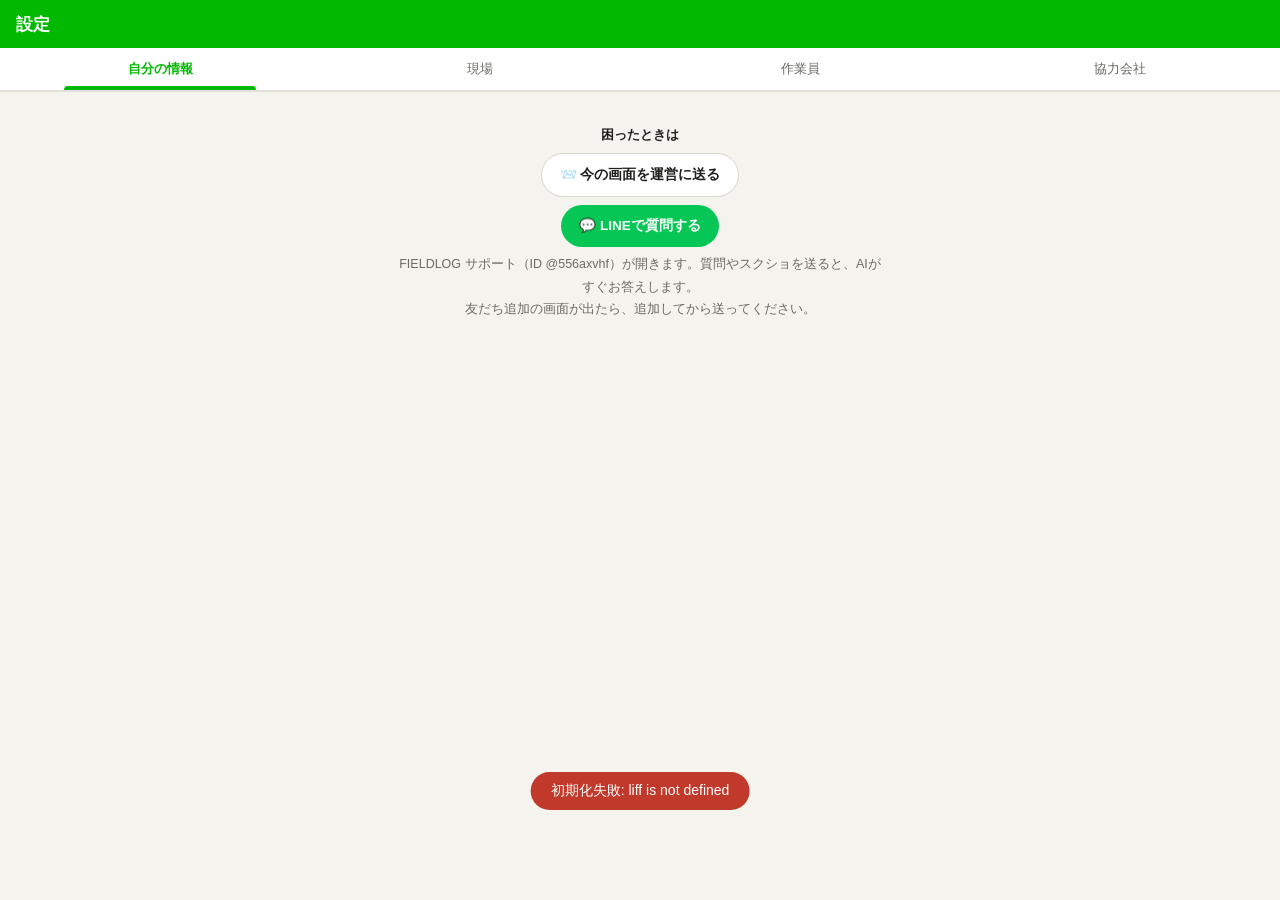
<file: settings.html>
<!DOCTYPE html>
<html lang="ja">
<head>
  <meta charset="UTF-8" />
  <meta name="viewport" content="width=device-width, initial-scale=1.0" />
  <title>設定</title>
  <script src="https://static.line-scdn.net/liff/edge/2/sdk.js"></script>
  <link rel="stylesheet" href="./fla-tokens.css?v=2026-07-17" />
  <style>
    /* デザイントークンは fla-tokens.css（正本）。日報面アクセントに上書き（⑥v2） */
    :root { --acc: var(--acc-daily); --acc-dark: var(--acc-daily-dark); }
    *, *::before, *::after { box-sizing: border-box; margin: 0; padding: 0; }
    body {
      font-family: -apple-system, BlinkMacSystemFont, "Hiragino Sans", sans-serif;
      background: var(--bg);
      color: var(--ink);
      min-height: 100vh;
    }

    /* ── ヘッダー ── */
    header {
      background: var(--acc);
      color: #fff;
      padding: 14px 16px;
      position: sticky;
      top: 0;
      z-index: 100;
      height: 48px;
      display: flex;
      align-items: center;
    }
    header h1 { font-size: 17px; }

    /* ── タブ ── */
    #tab-bar {
      display: flex;
      background: #fff;
      border-bottom: 2px solid var(--line);
      position: sticky;
      top: 48px;
      z-index: 99;
      overflow-x: auto;
      -webkit-overflow-scrolling: touch;
    }
    .tab {
      flex: 1;
      min-width: 70px;
      padding: 12px 6px;
      border: none;
      background: none;
      font-size: 13px;
      color: var(--sub);
      cursor: pointer;
      white-space: nowrap;
      position: relative;
      transition: color .15s;
      font-family: inherit;
    }
    .tab.active { color: var(--acc); font-weight: bold; }
    .tab.active::after {
      content: "";
      position: absolute;
      left: 20%;
      right: 20%;
      bottom: 0;
      height: 4px;
      border-radius: 99px 99px 0 0;
      background: var(--acc);
    }

    /* ── ローディング ── */
    #loading {
      display: flex;
      justify-content: center;
      align-items: center;
      height: 60vh;
      font-size: 15px;
      color: var(--sub);
    }
    #loading.hidden { display: none; }

    /* ── セクション ── */
    .section { display: none; padding: 16px; padding-bottom: 80px; }
    .section.active { display: block; }

    /* ── カード共通 ── */
    .card {
      background: #fff;
      border-radius: var(--r);
      padding: 14px 16px;
      box-shadow: 0 1px 4px rgba(0,0,0,.08);
      margin-bottom: 10px;
    }
    .card-title { font-size: 15px; font-weight: bold; }
    .card-sub { font-size: 12px; color: var(--sub); margin-top: 4px; }
    .card-actions { display: flex; gap: 8px; margin-top: 10px; justify-content: flex-end; }

    /* ── プロフィール ── */
    .info-label { font-size: 12px; color: var(--sub); margin-top: 10px; }
    .info-label:first-child { margin-top: 0; }
    .info-value { font-size: 15px; font-weight: bold; margin-top: 2px; }

    /* ── 報告履歴 ── */
    .section-label {
      font-size: 13px;
      font-weight: bold;
      color: #555;
      margin: 16px 0 8px;
    }
    .history-row {
      display: flex;
      justify-content: space-between;
      align-items: center;
      padding: 10px 0;
      border-bottom: 1px solid var(--line);
      font-size: 14px;
    }
    .history-row:last-child { border-bottom: none; }
    .history-date { color: var(--sub); font-size: 12px; width: 48px; flex-shrink: 0; }
    .history-site { flex: 1; padding: 0 8px; overflow: hidden; text-overflow: ellipsis; white-space: nowrap; }
    .badge {
      font-size: 11px;
      padding: 2px 9px;
      border-radius: 999px;
      background: var(--ok-bg);
      color: var(--ok-ink);
      white-space: nowrap;
      flex-shrink: 0;
    }
    .badge.half { background: #fff8e1; color: #f39c12; }

    /* ── 追加ボタン ── */
    .add-btn {
      display: flex;
      align-items: center;
      justify-content: center;
      gap: 6px;
      width: 100%;
      padding: 14px;
      background: var(--acc);
      color: #fff;
      border: none;
      border-radius: var(--r);
      font-size: 15px;
      font-weight: bold;
      cursor: pointer;
      margin-top: 4px;
      font-family: inherit;
      box-shadow: 0 3px 10px rgba(0,185,0,.22);
    }
    .add-btn:active { background: var(--acc-dark); }

    /* ── ロールバッジ ── */
    .role-badge {
      font-size: 11px;
      padding: 2px 9px;
      border-radius: 999px;
      background: #e3f2fd;
      color: #1976d2;
      flex-shrink: 0;
    }
    .role-admin { background: #fce4ec; color: #c62828; }
    .cost-line { font-size: 12.5px; color: #555; margin-top: 6px; }
    .role-foreman { background: #fff3e0; color: #e65100; }

    /* ── 操作ボタン (小) ── */
    .btn-sm {
      font-size: 12px;
      padding: 5px 12px;
      border-radius: var(--r-sm);
      border: 1px solid var(--line);
      background: #fff;
      cursor: pointer;
      color: #555;
      font-family: inherit;
    }
    .btn-sm:active { background: var(--bg); }
    .btn-sm.danger { border-color: var(--warn); color: var(--warn); }
    .btn-sm.primary { border-color: var(--acc); color: var(--acc); }

    /* ── 単価 ── */
    .price-row {
      display: flex;
      align-items: center;
      gap: 12px;
      padding: 10px 0;
      border-bottom: 1px solid var(--line);
    }
    .price-row:last-child { border-bottom: none; }
    .price-label { flex: 1; font-size: 14px; }
    .price-value { font-size: 16px; font-weight: bold; min-width: 80px; text-align: right; }

    /* ── プレースホルダーセクション ── */
    .placeholder-section {
      text-align: center;
      padding: 20px;
      background: #fff;
      border-radius: var(--r);
      color: #bbb;
      font-size: 13px;
      margin-top: 8px;
      border: 2px dashed var(--line);
    }

    /* ── モーダル（ボトムシート） ── */
    #modal {
      display: none;
      position: fixed;
      inset: 0;
      background: rgba(0,0,0,.5);
      z-index: 200;
      align-items: flex-end;
      justify-content: center;
    }
    #modal.open { display: flex; }
    .modal-box {
      background: #fff;
      border-radius: 16px 16px 0 0;
      padding: 24px 20px 32px;
      width: 100%;
      max-height: 85vh;
      overflow-y: auto;
    }
    .modal-title { font-size: 16px; font-weight: bold; margin-bottom: 16px; }
    .form-group { margin-bottom: 14px; }
    .form-group label { font-size: 13px; color: #555; display: block; margin-bottom: 6px; }
    .form-group input, .form-group select {
      width: 100%;
      border: 1px solid var(--line);
      border-radius: var(--r-sm);
      padding: 10px 12px;
      font-size: 15px;
      font-family: inherit;
    }
    .form-group input:focus, .form-group select:focus { outline: none; border-color: var(--acc); }
    .modal-actions { display: flex; gap: 10px; margin-top: 16px; }
    .modal-actions button {
      flex: 1;
      padding: 13px;
      border-radius: var(--r);
      font-size: 15px;
      font-weight: bold;
      cursor: pointer;
      border: none;
      font-family: inherit;
    }
    .btn-cancel { background: #f0eee6; color: #555; }
    .btn-submit { background: var(--acc); color: #fff; }
    .btn-submit:disabled { background: #b2dfb2; cursor: not-allowed; }
    .btn-warning { background: var(--warn); color: #fff; }
    .modal-msg { font-size: 14px; line-height: 1.6; }
    .modal-msg strong { color: var(--ink); }
    .modal-note { font-size: 12px; color: var(--sub); margin-top: 6px; }

    /* ── トースト ── */
    #toast {
      position: fixed;
      bottom: 90px;
      left: 50%;
      transform: translateX(-50%);
      background: #333;
      color: #fff;
      padding: 10px 20px;
      border-radius: 20px;
      font-size: 14px;
      opacity: 0;
      transition: opacity .3s;
      pointer-events: none;
      white-space: nowrap;
      z-index: 300;
    }
    #toast.show { opacity: 1; }
    #toast.err { background: var(--warn); }

    .empty { text-align: center; color: #aaa; padding: 30px 0; font-size: 14px; }
    /* 運営の「見るだけ」（?support=会社ID・お客さんが「全部」を許可している間だけ・2026-11-01）＝現場・人の登録だけを見る */
  .fla-support-bar{position:static !important;}
  body.support-mode #view-switch, body.support-mode #add-site-note, body.support-mode #add-sub-note,
  body.support-mode .add-btn, body.support-mode [data-fla-snap]{display:none !important;}
</style>
</head>
<body>

<header><h1 id="page-title">設定</h1></header>

<!-- 1つの画面を2つの入口で使い分ける（2026-11-01）
     ・設定（メニュー上の帯の ⚙）＝自分の情報・単価・運営のサポート
     ・現場・人の登録（日報メニュー）＝現場・作業員。URL に ?view=register -->
<nav id="tab-bar">
  <button class="tab active" data-view="settings" onclick="showTab('info')">自分の情報</button>
  <button class="tab" data-view="register" onclick="showTab('sites')">現場</button>
  <button class="tab" data-view="register" onclick="showTab('workers')">作業員</button>
  <button class="tab" data-view="register" onclick="showTab('subs')">協力会社</button>
  <button class="tab" data-view="settings" data-admin="1" id="tab-pricing" style="display:none" onclick="showTab('pricing')">単価</button>
</nav>

<div id="loading">読み込み中…</div>

<!-- セクション1: 自分の情報 -->
<div id="section-info" class="section">
  <div class="card" id="profile-card"></div>
  <div class="section-label">直近10件の報告履歴</div>
  <div class="card" id="history-card"><div class="empty">読み込み中…</div></div>
  <div class="section-label">現場・作業員の登録</div>
  <div class="card">
    <div class="card-sub" style="margin-top:0;line-height:1.7">新しい現場や作業員は、日報メニューの「現場・人の登録」から入れられます。</div>
    <div class="card-actions" style="margin-top:8px"><button class="btn-sm primary" onclick="applyView('register')">現場・人の登録を開く</button></div>
  </div>
  <!-- 運営のサポート（管理者だけ・2026-10-31） -->
  <div id="support-wrap" style="display:none">
    <div class="section-label">運営のサポート（画面を見せる）</div>
    <div class="card" id="support-card"><div class="empty">読み込み中…</div></div>
  </div>
</div>

<!-- セクション2: 現場 -->
<div id="section-sites" class="section">
  <div id="sites-list"></div>
  <button class="add-btn" id="add-site-btn" style="display:none" onclick="openAddSite()">＋ 現場を追加</button>
  <div class="empty" id="add-site-note" style="display:none;border:none;padding:6px 0">現場の追加・変更は管理者（または請求担当）が行います。</div>
</div>

<!-- セクション3: 作業員 -->
<div id="section-workers" class="section">
  <div id="workers-list"></div>
  <button class="add-btn" id="add-worker-btn" style="display:none" onclick="openAddWorker()">＋ 作業員を追加</button>
</div>

<!-- セクション: 協力会社（2026-11-01）。日報の「下請けあり」で選べる名簿 -->
<div id="section-subs" class="section">
  <div class="card-sub" style="margin:0 2px 10px;line-height:1.7">ここに入れた会社は、日報で下請けを報告するときにボタンで選べるようになります（上から順に表示）。</div>
  <div id="subs-list"></div>
  <button class="add-btn" id="add-sub-btn" style="display:none" onclick="openAddSub()">＋ 協力会社を追加</button>
  <div class="empty" id="add-sub-note" style="display:none;border:none;padding:6px 0">協力会社の追加・変更は管理者（または請求担当）が行います。</div>
  <div id="subs-off"></div>
</div>

<div id="view-switch" style="display:none;text-align:center;padding:0 16px 40px">
  <button class="btn-sm" onclick="applyView('settings')">⚙ 設定（自分の情報など）へ</button>
</div>

<!-- セクション4: 単価 (admin only) -->
<div id="section-pricing" class="section">
  <div class="card" id="pricing-card"><div class="empty">読み込み中…</div></div>
  <div class="placeholder-section">将来追加予定：残業手当・夜勤手当の設定</div>
</div>

<!-- モーダル（ボトムシート） -->
<div id="modal" onclick="onModalBg(event)">
  <div class="modal-box" onclick="event.stopPropagation()">
    <div class="modal-title" id="modal-title"></div>
    <div id="modal-body"></div>
    <div class="modal-actions" id="modal-actions"></div>
  </div>
</div>

<div id="toast"></div>

<script src="./fla-core.js?v=2026-11-01b"></script>
<script src="./fla-support.js?v=2026-11-01"></script>
<script>
// ── 定数 ─────────────────────────────────────────────────────────────
const LIFF_ID      = "2009694631-cnI1l3gj";
// 共通基盤（fla-core.js）から取得。SUPA_URL/SUPA_ANON/AUTH_FN は FLA に集約
const SUPA_URL     = FLA.SUPA_URL;
const SUPA_ANON    = FLA.SUPA_ANON;
const AUTH_FN      = FLA.AUTH_FN;

// ── 状態 ─────────────────────────────────────────────────────────────
// 認証トークン状態は共通基盤（fla-core.js）が保持する
let cu = null;           // currentUser: { lineId, workerId, name, role, companyId, companyName }
let allSites = [];       // Site[]
let allWorkers = [];     // Worker[]
let workerCosts = null;  // { worker_id: 日給 }。null＝日給欄を出さない（管理者以外・表が無い）

// modal用
let modalMode  = "";
let pSiteName  = "";     // pending site name (類似確認待ち)
let pBilling   = "";     // pending billing name
let pSiteId    = null;   // pending site id (終了・編集用)
let pWorkerId  = null;   // pending worker id (編集用)
let allSubs    = [];     // 協力会社
let allSubWorkers = [];  // 協力会社の作業員（2026-11-01）
let swSubId    = null;   // 作業員の画面を開いている協力会社
let pSubId     = null;   // pending subcontractor id
let pSubName   = "";     // pending subcontractor name (類似確認待ち)

// どちらの入口から開いたか。liff.line.me/{id}?view=register は、そのまま ?view= か、liff.state に入って届く
const START_VIEW = (() => {
  const q = new URLSearchParams(location.search);
  let v = q.get("view");
  if (!v && q.get("liff.state")) { try { v = new URLSearchParams(q.get("liff.state").replace(/^[^?]*?/, "")).get("view"); } catch { /* 無視 */ } }
  return v === "register" ? "register" : "settings";
})();
let view = START_VIEW;

// ── 初期化 ───────────────────────────────────────────────────────────
(async () => {
  try {
    await liff.init({ liffId: LIFF_ID });
    if (!liff.isLoggedIn()) { liff.login(); return; }
    const profile = await liff.getProfile();
    cu = { lineId: profile.userId };
    const supportCid = FLA.supportCompanyId();
    if (supportCid) {
      let d;
      try { d = await FLA.openSupport(supportCid, "all"); }
      catch (e) { document.getElementById("loading").innerHTML = `<div class="empty" style="padding:24px 16px">${esc(e.message)}</div>`; return; }
      cu = { ...cu, workerId: null, name: "運営（見るだけ）", role: "support", companyId: supportCid, companyName: d.company_name || "", canBill: false, support: true };
      await Promise.all([loadSites(), loadWorkers(), loadSubs()]);
      hide(); applyView("register");
      return;
    }
    await FLA.ensureToken();   // 認証経路を先に確立（失敗ならここで止める）
    await boot();
  } catch (e) {
    if (e && e.code === "NOT_REGISTERED") {
      document.getElementById("loading").innerHTML = FLA.notRegisteredHtml();
    } else {
      toast("初期化失敗: " + e.message, true);
      hide();
    }
  }
})();

async function boot() {
  const res = await get(`/workers?line_user_id=eq.${enc(cu.lineId)}&select=id,name,role,company_id,can_bill,companies(name)`);
  if (!res.ok) { toast("ユーザー取得失敗", true); hide(); return; }
  const rows = await res.json();
  if (!rows.length) {
    document.getElementById("profile-card").innerHTML = '<div class="empty">登録されていません。管理者に連絡してください。</div>';
    hide(); showSec("info"); return;
  }
  const w = rows[0];
  cu = { ...cu, workerId: w.id, name: w.name, role: w.role, companyId: w.company_id, companyName: w.companies?.name ?? "", canBill: !!w.can_bill };
  if (cu.role === "admin") {
    document.getElementById("tab-pricing").style.display = "";
    document.getElementById("add-worker-btn").style.display = "";
    document.getElementById("support-wrap").style.display = "";
    loadSupport();
  }
  // sites の書き込みは RLS で admin / can_bill 限定（20260717140000）。見えるのに必ず失敗するボタンを出さない
  const canEditSites = cu.role === "admin" || cu.canBill;
  document.getElementById("add-site-btn").style.display = canEditSites ? "" : "none";
  document.getElementById("add-site-note").style.display = canEditSites ? "none" : "";
  document.getElementById("add-sub-btn").style.display = canEditSites ? "" : "none";
  document.getElementById("add-sub-note").style.display = canEditSites ? "none" : "";
  renderProfile();
  await Promise.all([loadHistory(), loadSites(), loadWorkers(), loadSubs(), ...(cu.role === "admin" ? [loadPricing()] : [])]);
  hide(); applyView(view);
}

// 設定 ⇔ 現場・人の登録 の切り替え（同じ画面の中で、出すタブを変えるだけ）
function applyView(v) {
  view = v === "register" ? "register" : "settings";
  const reg = view === "register";
  document.getElementById("page-title").textContent = reg ? "現場・人の登録" : "設定";
  document.title = reg ? "現場・人の登録" : "設定";
  document.querySelectorAll("#tab-bar .tab").forEach((t) => {
    t.style.display = t.dataset.view === view && (!t.dataset.admin || cu?.role === "admin") ? "" : "none";
  });
  document.getElementById("view-switch").style.display = reg ? "" : "none";
  showTab(reg ? "sites" : "info");
  window.scrollTo(0, 0);
}

// ── 運営のサポート（2026-10-31）──────────────────────────────────────
// 管理者が「運営に見せる」を押すと、30日のあいだ運営（FIELDLOG サポート）が請求の画面を「見るだけ」で開ける。
// いつでもやめられる。運営が見た日時はここに出る。許可の出し入れは EF support-access（管理者の証明でだけ動く）。
// 2026-11-01: 見せる範囲を選べる（請求だけ／全部）。全部＝日報・現場メモ・作業員・日給・支払/入金・見込みも見るだけで見られる。
const SUPPORT_FN = `${FLA.SUPA_URL}/functions/v1/support-access`;
async function supportCall(action, extra) {
  const t = await FLA.ensureToken();
  const r = await fetch(SUPPORT_FN, { method: "POST", headers: { "Authorization": `Bearer ${t}`, "Content-Type": "application/json" }, body: JSON.stringify({ action, ...(extra || {}) }) });
  if (!r.ok) throw new Error(`HTTP ${r.status}`);
  return r.json();
}
async function loadSupport() {
  try { renderSupport(await supportCall("status")); }
  catch (e) { document.getElementById("support-card").innerHTML = `<div class="empty">取得に失敗しました（${esc(e.message)}）</div>`; }
}
const jpDateTime = (iso) => { const d = new Date(iso); return `${d.getMonth() + 1}/${d.getDate()} ${String(d.getHours()).padStart(2, "0")}:${String(d.getMinutes()).padStart(2, "0")}`; };
function renderSupport(d) {
  const g = d.grant;
  const views = d.views || [];
  const until = g ? new Date(g.expires_at).toLocaleDateString("ja-JP") : "";
  const cur = g && g.scope === "all" ? "all" : "billing";
  const opt = (v, title, body) => `<label style="display:flex;gap:8px;align-items:flex-start;padding:8px 10px;border:1px solid var(--line, #e2e0d8);border-radius:10px;margin-top:6px;font-size:13px;line-height:1.7;cursor:pointer">
      <input type="radio" name="sup-scope" value="${v}" ${cur === v ? "checked" : ""} style="margin-top:4px">
      <span><b>${title}</b><br>${body}</span></label>`;
  document.getElementById("support-card").innerHTML = `
    <div style="font-size:13px;line-height:1.8;color:var(--ink)">
      困ったときに、運営（FIELDLOG サポート）があなたの会社の画面を<b>「見るだけ」</b>で確認できるようにします。
      運営は<b>直したり発行したりできません</b>。30日で自動で終わり、いつでもやめられます。
    </div>
    <div class="info-label" style="margin-top:10px">見せる範囲</div>
    ${opt("billing", "請求だけ", "請求書・元請・現場・請負金額・単価・振込先・協力会社")}
    ${opt("all", "全部", "請求に加えて、ダッシュボード（作業員の日給・支払/入金の予定・見込みの案件を含む）・日報・休み・現場メモ・作業員の名前。<br>作業員の LINE の情報は見られません")}
    <div style="margin:12px 0 4px;font-size:14px;font-weight:bold">${g ? `✅ 運営に見せています（${cur === "all" ? "全部" : "請求だけ"}・${esc(until)} まで）` : "いまは見せていません"}</div>
    <div class="card-actions" style="margin-top:8px">
      ${g ? `<button class="btn-sm danger" onclick="supportSet('revoke')">見せるのをやめる</button><button class="btn-sm primary" onclick="supportSet('grant')">選んだ範囲で今日から30日に</button>`
           : `<button class="btn-sm primary" onclick="supportSet('grant')">運営に見せる（30日）</button>`}
    </div>
    <div class="info-label" style="margin-top:12px">運営が見た記録（最近20回）</div>
    <div style="font-size:13px;line-height:1.8">${views.length ? views.map((v) => esc(jpDateTime(v))).join("　") : "まだありません"}</div>`;
}
async function supportSet(action) {
  try {
    const sel = document.querySelector('input[name="sup-scope"]:checked');
    const scope = sel && sel.value === "all" ? "all" : "billing";
    await supportCall(action, action === "grant" ? { scope } : null);
    toast(action === "grant" ? `運営に見せるようにしました（${scope === "all" ? "全部" : "請求だけ"}・30日）` : "運営に見せるのをやめました");
    await loadSupport();
  } catch (e) { toast("うまくいきませんでした：" + e.message, true); }
}

// ── セクション1: 自分の情報 ──────────────────────────────────────────
function renderProfile() {
  const rl = roleLabel(cu.role);
  document.getElementById("profile-card").innerHTML = `
    <div class="info-label">名前</div><div class="info-value">${esc(cu.name)}</div>
    <div class="info-label">役割</div><div class="info-value">${rl}</div>
    <div class="info-label">所属会社</div><div class="info-value">${esc(cu.companyName)}</div>
  `;
}

async function loadHistory() {
  const res = await get(`/report_details?worker_id=eq.${cu.workerId}&is_subcontractor=eq.false&select=report_date,duration,sites(name)&order=report_date.desc&limit=10`);
  const el = document.getElementById("history-card");
  if (!res.ok) {
    const errorText = await res.text().catch(() => "(no body)");
    console.error("[loadHistory] HTTP error", res.status, errorText);
    el.innerHTML = `<div class="empty">取得に失敗しました (HTTP ${res.status})</div>`;
    return;
  }
  const rows = await res.json();
  if (!rows.length) { el.innerHTML = '<div class="empty">報告履歴がありません</div>'; return; }
  el.innerHTML = rows.map(r => {
    const [, mm, dd] = r.report_date.split("-");
    const dur = r.duration === "full" ? "終日" : "半日";
    const cls = r.duration === "full" ? "" : " half";
    return `<div class="history-row">
      <span class="history-date">${+mm}/${+dd}</span>
      <span class="history-site">${esc(r.sites?.name ?? "不明")}</span>
      <span class="badge${cls}">${dur}</span>
    </div>`;
  }).join("");
}

// ── セクション2: 現場 ────────────────────────────────────────────────
async function loadSites() {
  const res = await get(`/sites?company_id=eq.${cu.companyId}&select=id,name,status,prime_contractors(name),workers!created_by(name)&order=name`);
  if (!res.ok) { document.getElementById("sites-list").innerHTML = '<div class="empty">取得に失敗しました</div>'; return; }
  allSites = await res.json();
  renderSites();
}

function renderSites() {
  const isAdmin = cu.role === "admin";
  const active = allSites.filter(s => s.status === "active");
  const el = document.getElementById("sites-list");
  if (!active.length) { el.innerHTML = '<div class="empty">現場が登録されていません</div>'; return; }
  el.innerHTML = active.map(s => {
    const prime = s.prime_contractors?.name ?? "";
    const creator = s.workers?.name ?? "";
    const sub = [prime ? `元請：${esc(prime)}` : "元請：未設定（請求メニュー「マスタ」で紐付け）", creator ? `登録者：${esc(creator)}` : ""].filter(Boolean).join("　");
    const adminBtns = isAdmin ? `
      <button class="btn-sm primary" onclick="openEditSite('${s.id}')">編集</button>
      <button class="btn-sm danger"  onclick="openEndSite('${s.id}')">終了</button>` : "";
    return `<div class="card">
      <div class="card-title">${esc(s.name)}</div>
      ${sub ? `<div class="card-sub">${sub}</div>` : ""}
      ${isAdmin ? `<div class="card-actions">${adminBtns}</div>` : ""}
    </div>`;
  }).join("");
}

function openAddSite() {
  modalMode = "add-site";
  const isAdmin = cu.role === "admin";
  setModal("現場を追加", `
    <div class="form-group"><label>現場名</label>
      <input type="text" id="mi-site-name" placeholder="〇〇現場" maxlength="50" /></div>
    <p class="modal-msg" style="font-size:12px;color:#666">元請との紐付け・請負金額は、請求メニュー「マスタ」で登録します。</p>
  `, `<button class="btn-cancel" onclick="closeModal()">キャンセル</button>
     <button class="btn-submit" onclick="submitModal()">登録</button>`);
}

function openEditSite(id) {
  const site = allSites.find(s => String(s.id) === String(id));
  if (!site) return;
  pSiteId = id;
  modalMode = "edit-site";
  setModal("現場名を編集", `
    <div class="form-group"><label>現場名</label>
      <input type="text" id="mi-site-name" value="${esc(site.name)}" maxlength="50" /></div>
  `, `<button class="btn-cancel" onclick="closeModal()">キャンセル</button>
     <button class="btn-submit" onclick="submitModal()">保存</button>`);
}

function openEndSite(id) {
  const site = allSites.find(s => String(s.id) === String(id));
  if (!site) return;
  pSiteId = id;
  modalMode = "end-site";
  setModal("現場を終了", `
    <p class="modal-msg">「<strong>${esc(site.name)}</strong>」を終了しますか？</p>
    <p class="modal-note">終了後は一覧から非表示になります</p>
  `, `<button class="btn-cancel" onclick="closeModal()">キャンセル</button>
     <button class="btn-warning" onclick="submitModal()">終了する</button>`);
}

// ── セクション: 協力会社（2026-11-01）────────────────────────────────
// 表 subcontractors。消さずに「使わない」（active=false）にする＝過去の日報の名前はそのまま。
// 追加・変更は管理者か請求担当（DB のルールでも同じ）。並び順＝日報のボタンの順（上から11社）
const canEditSubs = () => cu.role === "admin" || cu.canBill;
async function loadSubs() {
  const res = await get(`/subcontractors?company_id=eq.${cu.companyId}&select=id,name,active,sort_order&order=sort_order,name`);
  if (!res.ok) { document.getElementById("subs-list").innerHTML = '<div class="empty">取得に失敗しました</div>'; return; }
  allSubs = await res.json();
  const wr = await get(`/subcontractor_workers?company_id=eq.${cu.companyId}&select=id,subcontractor_id,name,active,sort_order&order=sort_order,name`);
  allSubWorkers = wr.ok ? await wr.json() : [];
  renderSubs();
}
function renderSubs() {
  const edit = canEditSubs();
  const on = allSubs.filter(x => x.active), off = allSubs.filter(x => !x.active);
  document.getElementById("subs-list").innerHTML = on.length ? on.map((x, i) => `<div class="card">
      <div class="card-title">${esc(x.name)}</div>
      ${i >= 11 ? '<div class="card-sub">12社目以降は日報のボタンに出ません（手で入力すれば使えます）</div>' : ""}
      ${(() => { const ws = allSubWorkers.filter(w => w.subcontractor_id === x.id && w.active);
        return `<div class="card-sub">作業員：${ws.length ? ws.map(w => esc(w.name)).join("、") : "未登録（日報では人数で入れます）"}</div>`; })()}
      ${edit ? `<div class="card-actions">
        ${i > 0 ? `<button class="btn-sm" onclick="moveSub('${x.id}')">↑ 上へ</button>` : ""}
        <button class="btn-sm primary" onclick="openSubWorkers('${x.id}')">作業員</button>
        <button class="btn-sm" onclick="openEditSub('${x.id}')">名前を直す</button>
        <button class="btn-sm danger" onclick="openOffSub('${x.id}')">使わない</button></div>` : ""}
    </div>`).join("") : '<div class="empty">協力会社はまだ登録されていません</div>';
  document.getElementById("subs-off").innerHTML = off.length ? `<div class="section-label" style="margin-top:14px">使わなくなった会社</div>` + off.map(x => `<div class="card">
      <div class="card-title" style="color:var(--sub)">${esc(x.name)}</div>
      ${edit ? `<div class="card-actions"><button class="btn-sm" onclick="setSubActive('${x.id}', true)">また使う</button></div>` : ""}
    </div>`).join("") : "";
}
function openAddSub() {
  modalMode = "add-sub";
  setModal("協力会社を追加", `
    <div class="form-group"><label>会社名</label>
      <input type="text" id="mi-sub-name" placeholder="〇〇工業" maxlength="60" /></div>
    <p class="modal-note">日報で選ぶときに分かる名前にしてください（例：〇〇工業、△△塗装）。</p>
  `, `<button class="btn-cancel" onclick="closeModal()">キャンセル</button>
     <button class="btn-submit" onclick="submitModal()">登録</button>`);
}
async function doAddSub() {
  const name = val("mi-sub-name");
  if (!name) { toast("会社名を入力してください", true); return; }
  if (allSubs.some(x => x.name.trim() === name)) { toast("同じ名前の会社がもう登録されています", true); return; }
  const sim = findSimilar(name, allSubs.map(x => x.name));
  if (sim) {
    pSubName = name; modalMode = "similar-sub";
    setModal("似た名前の会社があります", `
      <p class="modal-msg">「<strong>${esc(sim)}</strong>」が登録済みです。同じ会社ではありませんか？</p>
    `, `<button class="btn-submit" onclick="closeModal()">はい（登録しない）</button>
       <button class="btn-cancel" onclick="insertSub(pSubName)">いいえ（別の会社）</button>`);
    return;
  }
  await insertSub(name);
}
async function insertSub(name) {
  const next = allSubs.reduce((m, x) => Math.max(m, x.sort_order || 0), 0) + 1;
  const res = await post("/subcontractors", { company_id: cu.companyId, name, sort_order: next, created_by: cu.workerId });
  if (!res.ok) { console.error("[insertSub]", res.status, await res.text().catch(() => "")); toast("登録に失敗しました", true); return; }
  closeModal(); toast(`「${name}」を登録しました`); await loadSubs();
}
function openEditSub(id) {
  const x = allSubs.find(v => v.id === id); if (!x) return;
  pSubId = id; modalMode = "edit-sub";
  setModal("会社名を直す", `
    <div class="form-group"><label>会社名</label>
      <input type="text" id="mi-sub-name" value="${esc(x.name)}" maxlength="60" /></div>
    <p class="modal-note">これまでの日報に残っている名前は変わりません。</p>
  `, `<button class="btn-cancel" onclick="closeModal()">キャンセル</button>
     <button class="btn-submit" onclick="submitModal()">保存</button>`);
}
async function doEditSub() {
  const name = val("mi-sub-name");
  if (!name) { toast("会社名を入力してください", true); return; }
  if (allSubs.some(x => x.id !== pSubId && x.name.trim() === name)) { toast("同じ名前の会社がもう登録されています", true); return; }
  const res = await patch(`/subcontractors?id=eq.${pSubId}`, { name });
  if (!res.ok) { toast("更新に失敗しました", true); return; }
  closeModal(); toast("会社名を直しました"); await loadSubs();
}
function openOffSub(id) {
  const x = allSubs.find(v => v.id === id); if (!x) return;
  pSubId = id; modalMode = "off-sub";
  setModal("この会社を使わない", `
    <p class="modal-msg">「<strong>${esc(x.name)}</strong>」を日報のボタンに出さないようにしますか？</p>
    <p class="modal-note">これまでの日報はそのまま残ります。「また使う」でいつでも戻せます。</p>
  `, `<button class="btn-cancel" onclick="closeModal()">キャンセル</button>
     <button class="btn-warning" onclick="submitModal()">使わない</button>`);
}
async function setSubActive(id, active) {
  const res = await patch(`/subcontractors?id=eq.${id}`, { active });
  if (!res.ok) { toast("更新に失敗しました", true); return; }
  closeModal(); toast(active ? "また使えるようにしました" : "使わないにしました"); await loadSubs();
}
// ── 協力会社の作業員（2026-11-01）。日報で会社を選んだあと、来た人を名前のボタンで選べる ──
function openSubWorkers(subId) {
  swSubId = subId; modalMode = "sub-workers";
  renderSubWorkers();
}
function renderSubWorkers() {
  const sub = allSubs.find(x => x.id === swSubId); if (!sub) return;
  const ws = allSubWorkers.filter(w => w.subcontractor_id === swSubId);
  const on = ws.filter(w => w.active), off = ws.filter(w => !w.active);
  const row = (w, active) => `<div style="display:flex;align-items:center;gap:8px;padding:8px 0;border-bottom:1px solid var(--line)">
      <span style="flex:1;min-width:0;font-size:14px;${active ? "" : "color:var(--sub)"}">${esc(w.name)}</span>
      ${active ? `<button class="btn-sm" onclick="renameSubWorker('${w.id}')">直す</button>
        <button class="btn-sm danger" onclick="setSubWorkerActive('${w.id}', false)">使わない</button>`
        : `<button class="btn-sm" onclick="setSubWorkerActive('${w.id}', true)">また使う</button>`}
    </div>`;
  setModal(`${esc(sub.name)} の作業員`, `
    <p class="modal-note" style="margin:0 0 8px">日報でこの会社を選ぶと、ここの名前がボタンで出ます（上から10人）。</p>
    ${on.length ? on.map(w => row(w, true)).join("") : '<div class="empty" style="padding:12px 0">まだ登録されていません</div>'}
    ${off.length ? `<div class="info-label" style="margin-top:12px">使わなくなった人</div>` + off.map(w => row(w, false)).join("") : ""}
    <div class="form-group" style="margin-top:14px"><label>名前を追加</label>
      <div style="display:flex;gap:8px"><input type="text" id="mi-sw-name" placeholder="山田" maxlength="40" style="flex:1;min-width:0" />
      <button class="btn-sm primary" onclick="addSubWorker()">追加</button></div></div>
  `, `<button class="btn-cancel" onclick="closeModal()">閉じる</button>`);
}
async function addSubWorker() {
  const name = val("mi-sw-name");
  if (!name) { toast("名前を入力してください", true); return; }
  const ws = allSubWorkers.filter(w => w.subcontractor_id === swSubId);
  if (ws.some(w => w.name.trim() === name)) { toast("同じ名前がもう登録されています", true); return; }
  const next = ws.reduce((m, w) => Math.max(m, w.sort_order || 0), 0) + 1;
  const res = await post("/subcontractor_workers", { company_id: cu.companyId, subcontractor_id: swSubId, name, sort_order: next, created_by: cu.workerId });
  if (!res.ok) { console.error("[addSubWorker]", res.status, await res.text().catch(() => "")); toast("登録に失敗しました", true); return; }
  toast(`「${name}」を登録しました`); await loadSubs(); renderSubWorkers();
}
function renameSubWorker(id) {
  const w = allSubWorkers.find(v => v.id === id); if (!w) return;
  modalMode = "rename-sw";
  setModal("名前を直す", `
    <div class="form-group"><label>名前</label><input type="text" id="mi-sw-rename" value="${esc(w.name)}" maxlength="40" /></div>
    <p class="modal-note">これまでの日報に残っている名前は変わりません。</p>
  `, `<button class="btn-cancel" onclick="renderSubWorkers()">戻る</button>
     <button class="btn-submit" onclick="doRenameSubWorker('${id}')">保存</button>`);
}
async function doRenameSubWorker(id) {
  const name = val("mi-sw-rename");
  if (!name) { toast("名前を入力してください", true); return; }
  if (allSubWorkers.some(w => w.id !== id && w.subcontractor_id === swSubId && w.name.trim() === name)) { toast("同じ名前がもう登録されています", true); return; }
  const res = await patch(`/subcontractor_workers?id=eq.${id}`, { name });
  if (!res.ok) { toast("更新に失敗しました", true); return; }
  toast("名前を直しました"); await loadSubs(); renderSubWorkers();
}
async function setSubWorkerActive(id, active) {
  const res = await patch(`/subcontractor_workers?id=eq.${id}`, { active });
  if (!res.ok) { toast("更新に失敗しました", true); return; }
  await loadSubs(); renderSubWorkers();
}

async function moveSub(id) {
  const on = allSubs.filter(x => x.active);
  const i = on.findIndex(x => x.id === id); if (i <= 0) return;
  // 並び順を 1..n に振り直してから、1つ上と入れ替える
  const order = on.map(x => x.id); [order[i - 1], order[i]] = [order[i], order[i - 1]];
  const changes = order.map((oid, k) => ({ oid, k: k + 1 })).filter(({ oid, k }) => on.find(x => x.id === oid).sort_order !== k);
  for (const { oid, k } of changes) {
    const res = await patch(`/subcontractors?id=eq.${oid}`, { sort_order: k });
    if (!res.ok) { toast("並べ替えに失敗しました", true); break; }
  }
  await loadSubs();
}

// ── セクション3: 作業員 ──────────────────────────────────────────────
async function loadWorkers() {
  const res = await get(`/workers?company_id=eq.${cu.companyId}&select=id,name,role&order=name`);
  if (!res.ok) { document.getElementById("workers-list").innerHTML = '<div class="empty">取得に失敗しました</div>'; return; }
  allWorkers = await res.json();
  // 作業員ごとの日給：管理者だけが読める別の表（2026-10 worker_labor_costs）。表がまだ無い・読めない時は欄を出さない
  workerCosts = null;
  if (cu.role === "admin") {
    const cr = await get(`/worker_labor_costs?company_id=eq.${cu.companyId}&select=worker_id,labor_cost_per_day`);
    if (cr.ok) workerCosts = Object.fromEntries((await cr.json()).map(x => [x.worker_id, x.labor_cost_per_day]));
  }
  renderWorkers();
}

function renderWorkers() {
  const isAdmin = cu.role === "admin";
  const el = document.getElementById("workers-list");
  if (!allWorkers.length) { el.innerHTML = '<div class="empty">作業員が登録されていません</div>'; return; }
  el.innerHTML = allWorkers.map(w => {
    const rc = w.role === "admin" ? " role-admin" : w.role === "foreman" ? " role-foreman" : "";
    const costBtn = isAdmin && workerCosts ? `<button class="btn-sm" onclick="openEditCost('${w.id}')">日給</button>` : "";
    const adminBtns = (isAdmin && w.id !== cu.workerId ? `
      <button class="btn-sm" onclick="openEditWorker('${w.id}')">編集</button>
      <button class="btn-sm primary" onclick="openChangeRole('${w.id}')">役割変更</button>` : "") + costBtn;
    const cost = workerCosts ? workerCosts[w.id] : undefined;
    const costLine = isAdmin && workerCosts
      ? `<div class="cost-line">日給：${cost != null ? "¥" + Number(cost).toLocaleString() : "未設定（会社共通の原価で計算）"}</div>` : "";
    return `<div class="card">
      <div style="display:flex;justify-content:space-between;align-items:center">
        <span class="card-title">${esc(w.name)}</span>
        <span class="role-badge${rc}">${roleLabel(w.role)}</span>
      </div>
      ${costLine}
      ${isAdmin ? `<div class="card-actions">${adminBtns}</div>` : ""}
    </div>`;
  }).join("");
}

function openAddWorker() {
  modalMode = "add-worker";
  setModal("作業員を追加", `
    <div class="form-group"><label>名前</label>
      <input type="text" id="mi-worker-name" placeholder="山田太郎" maxlength="30" /></div>
    <div class="form-group"><label>役割</label>
      <select id="mi-worker-role">
        <option value="worker">作業員</option>
        <option value="foreman">職長</option>
        <option value="admin">管理者</option>
      </select></div>
  `, `<button class="btn-cancel" onclick="closeModal()">キャンセル</button>
     <button class="btn-submit" onclick="submitModal()">追加</button>`);
}

function openEditWorker(id) {
  const w = allWorkers.find(x => String(x.id) === String(id));
  if (!w) return;
  pWorkerId = id;
  modalMode = "edit-worker";
  setModal(`${esc(w.name)} の名前を編集`, `
    <div class="form-group"><label>名前</label>
      <input type="text" id="mi-worker-name" value="${esc(w.name)}" maxlength="30" /></div>
  `, `<button class="btn-cancel" onclick="closeModal()">キャンセル</button>
     <button class="btn-submit" onclick="submitModal()">保存</button>`);
}

function openChangeRole(id) {
  const w = allWorkers.find(x => String(x.id) === String(id));
  if (!w) return;
  const role = w.role;
  pWorkerId = id;
  modalMode = "change-role";
  setModal(`${esc(w.name)} の役割変更`, `
    <div class="form-group"><label>役割</label>
      <select id="mi-worker-role">
        <option value="worker" ${role==="worker"?"selected":""}>作業員</option>
        <option value="foreman" ${role==="foreman"?"selected":""}>職長</option>
        <option value="admin" ${role==="admin"?"selected":""}>管理者</option>
      </select></div>
  `, `<button class="btn-cancel" onclick="closeModal()">キャンセル</button>
     <button class="btn-submit" onclick="submitModal()">変更</button>`);
}

function openEditCost(id) {
  const w = allWorkers.find(x => String(x.id) === String(id));
  if (!w || !workerCosts) return;
  pWorkerId = id;
  modalMode = "edit-cost";
  const cur = workerCosts[w.id];
  setModal(`${esc(w.name)} の日給`, `
    <div class="form-group"><label>日給（1日あたりの原価・円）</label>
      <input type="number" inputmode="numeric" id="mi-worker-cost" min="0" max="999999" step="1" value="${cur != null ? cur : ""}" placeholder="例）20000" /></div>
    <div class="hint" style="font-size:12px;color:#666;line-height:1.6">空にして保存すると、会社共通の原価で計算します。<br>日給は管理者と請求権限のある方だけに見え、職人さんには見えません。</div>
  `, `<button class="btn-cancel" onclick="closeModal()">キャンセル</button>
     <button class="btn-submit" onclick="submitModal()">保存</button>`);
}

// ── セクション4: 単価 ────────────────────────────────────────────────
// 常用単価は「元請 × 工種」ごと（billing_prices）＝請求LIFFのマスタで登録する。旧 companies.full_price は廃止済み
async function loadPricing() { renderPricing(); }

function renderPricing() {
  document.getElementById("pricing-card").innerHTML = `
    <div class="card-title">常用単価は元請ごとに設定します</div>
    <div class="card-sub" style="margin-top:6px;line-height:1.6">終日・半日の単価は「元請 × 工種」ごとに登録します。<br>請求メニュー →「請求を開く」→ 右上「マスタ」→「工種と常用単価」からどうぞ。</div>
    <div class="card-actions" style="margin-top:10px">
      <a class="btn-sm primary" href="https://liff.line.me/2009694631-7HvWrIGj" style="text-decoration:none;display:inline-block">請求のマスタを開く</a>
    </div>`;
}


// ── モーダル送信ディスパッチ ─────────────────────────────────────────
async function submitModal() {
  const btn = document.querySelector("#modal-actions .btn-submit, #modal-actions .btn-warning");
  if (btn) btn.disabled = true;
  try {
    if      (modalMode === "add-site")     await doAddSite();
    else if (modalMode === "edit-site")    await doEditSite();
    else if (modalMode === "end-site")     await doEndSite();
    else if (modalMode === "add-worker")   await doAddWorker();
    else if (modalMode === "edit-worker")  await doEditWorker();
    else if (modalMode === "change-role")  await doChangeRole();
    else if (modalMode === "edit-cost")    await doEditCost();
    else if (modalMode === "add-sub")      await doAddSub();
    else if (modalMode === "edit-sub")     await doEditSub();
    else if (modalMode === "off-sub")      await setSubActive(pSubId, false);
  } finally {
    if (btn) btn.disabled = false;
  }
}

// ── 現場追加 ─────────────────────────────────────────────────────────
async function doAddSite() {
  const name    = val("mi-site-name");
  const billing = "";   // 請求先欄は廃止（旧モデル）
  if (!name) { toast("現場名を入力してください", true); return; }

  const activeSiteNames = allSites.filter(s => s.status === "active").map(s => s.name);
  const sim = findSimilar(name, activeSiteNames);
  if (sim) {
    pSiteName = name; pBilling = billing;
    modalMode = "similar-confirm";
    setModal("登録済みの現場があります", `
      <p class="modal-msg">「<strong>${esc(sim)}</strong>」が登録済みです。こちらではありませんか？</p>
    `, `<button class="btn-submit" onclick="closeModal()">はい（登録しない）</button>
       <button class="btn-cancel" onclick="doNewSite()">いいえ（新規登録する）</button>`);
    return;
  }
  await insertSite(name, billing);
}

async function doNewSite() { closeModal(); await insertSite(pSiteName, pBilling); }

async function insertSite(name, _billing) {
  // 現場は常に自社（cu.companyId）配下。請求先を companies に作る旧モデルは廃止（RLS でも不可）
  const res = await post("/sites", { company_id: cu.companyId, name, status: "active", created_by: cu.workerId });
  if (!res.ok) { console.error("[insertSite]", res.status, await res.text().catch(() => "")); toast("登録に失敗しました", true); return; }
  closeModal(); toast(`「${name}」を登録しました`); await loadSites();
}

// ── 現場編集 ─────────────────────────────────────────────────────────
async function doEditSite() {
  const name = val("mi-site-name");
  if (!name) { toast("現場名を入力してください", true); return; }
  const res = await patch(`/sites?id=eq.${pSiteId}`, { name });
  if (!res.ok) { toast("更新に失敗しました", true); return; }
  closeModal(); toast("現場名を更新しました"); await loadSites();
}

// ── 現場終了 ─────────────────────────────────────────────────────────
async function doEndSite() {
  const res = await patch(`/sites?id=eq.${pSiteId}`, { status: "done" });
  if (!res.ok) { toast("終了処理に失敗しました", true); return; }
  closeModal(); toast("現場を終了しました"); await loadSites();
}

// ── 作業員追加 ────────────────────────────────────────────────────────
async function doAddWorker() {
  const name = val("mi-worker-name");
  const role = val("mi-worker-role") || "worker";
  if (!name) { toast("名前を入力してください", true); return; }
  const res = await post("/workers", { company_id: cu.companyId, name, role, line_user_id: null });
  if (!res.ok) { toast("追加に失敗しました", true); return; }
  closeModal(); toast(`${name}さんを追加しました`); await loadWorkers();
}

// ── 作業員名前編集 ────────────────────────────────────────────────────
async function doEditWorker() {
  const name = val("mi-worker-name");
  if (!name) { toast("名前を入力してください", true); return; }
  const res = await patch(`/workers?id=eq.${pWorkerId}`, { name });
  if (!res.ok) { toast("更新に失敗しました", true); return; }
  closeModal(); toast("名前を更新しました"); await loadWorkers();
}

// ── 役割変更 ─────────────────────────────────────────────────────────
async function doChangeRole() {
  const role = val("mi-worker-role") || "worker";
  const res = await patch(`/workers?id=eq.${pWorkerId}`, { role });
  if (!res.ok) { toast("変更に失敗しました", true); return; }
  closeModal(); toast("役割を変更しました"); await loadWorkers();
}

// ── 日給の保存（管理者のみ・RLSでも admin 限定）────────────────────────
async function doEditCost() {
  const raw = (document.getElementById("mi-worker-cost")?.value ?? "").trim();
  if (raw === "") {
    const r = await FLA.rest(`/worker_labor_costs?worker_id=eq.${pWorkerId}&company_id=eq.${cu.companyId}`, { method: "DELETE", headers: { "Prefer": "return=representation" } });
    if (!r.ok) { toast("保存に失敗しました", true); return; }
    closeModal(); toast("日給を未設定に戻しました"); await loadWorkers(); return;
  }
  const n = Number(raw);
  if (!Number.isInteger(n) || n < 0 || n > 999999) { toast("日給は0〜999,999の整数で入れてください", true); return; }
  const r = await FLA.rest(`/worker_labor_costs?on_conflict=worker_id`, {
    method: "POST",
    headers: { "Content-Type": "application/json", "Prefer": "resolution=merge-duplicates,return=representation" },
    body: JSON.stringify({ worker_id: pWorkerId, company_id: cu.companyId, labor_cost_per_day: n, updated_at: new Date().toISOString() }),
  });
  const rows = r.ok ? await r.json().catch(() => []) : [];
  if (!r.ok || !rows.length) { toast("保存に失敗しました", true); return; }
  closeModal(); toast("日給を保存しました"); await loadWorkers();
}

// ── 単価変更 ─────────────────────────────────────────────────────────

// ── タブ切り替え ─────────────────────────────────────────────────────
function showTab(tab) {
  document.querySelectorAll(".tab").forEach(t => {
    t.classList.toggle("active", t.getAttribute("onclick") === `showTab('${tab}')`);
  });
  showSec(tab);
}

function showSec(name) {
  document.querySelectorAll(".section").forEach(s => s.classList.remove("active"));
  document.getElementById(`section-${name}`).classList.add("active");
}

// ── モーダル制御 ─────────────────────────────────────────────────────
function setModal(title, body, actions) {
  document.getElementById("modal-title").innerHTML = title;
  document.getElementById("modal-body").innerHTML = body;
  document.getElementById("modal-actions").innerHTML = actions;
  document.getElementById("modal").classList.add("open");
  setTimeout(() => {
    const f = document.querySelector("#modal-body input, #modal-body select");
    if (f) { f.focus(); if (f.select) f.select(); }
  }, 120);
}
function closeModal() { document.getElementById("modal").classList.remove("open"); modalMode = ""; }
function onModalBg(e) { if (e.target === document.getElementById("modal")) closeModal(); }

// ── REST ヘルパー（共通基盤 FLA.rest の薄いラッパ。挙動は従来どおり）──
const get   = p       => FLA.rest(p);
// 運営の「見るだけ」では書き込みを送らない（DB 側でも読むことしかできない）
const readOnly = () => { toast("運営は見るだけです（変更はできません）", true); return Promise.resolve(new Response("[]", { status: 403 })); };
const post  = (p, b)  => cu && cu.support ? readOnly() : FLA.rest(p, { method: "POST",  headers: { "Content-Type": "application/json", "Prefer": "return=representation" }, body: JSON.stringify(b) });
const patch = (p, b)  => cu && cu.support ? readOnly() : FLA.rest(p, { method: "PATCH", headers: { "Content-Type": "application/json", "Prefer": "return=minimal" }, body: JSON.stringify(b) });

// ── 類似名チェック ────────────────────────────────────────────────────
function levenshtein(a, b) {
  const m = a.length, n = b.length;
  const dp = Array.from({ length: n + 1 }, (_, i) => i);
  for (let i = 1; i <= m; i++) {
    let prev = dp[0]; dp[0] = i;
    for (let j = 1; j <= n; j++) {
      const tmp = dp[j];
      dp[j] = a[i-1] === b[j-1] ? prev : 1 + Math.min(prev, dp[j], dp[j-1]);
      prev = tmp;
    }
  }
  return dp[n];
}
function findSimilar(name, names) {
  for (const n of names) {
    if (n.startsWith(name) || name.startsWith(n)) return n;
    if (levenshtein(name, n) <= 3) return n;
  }
  return null;
}

// ── ユーティリティ ────────────────────────────────────────────────────
function roleLabel(r) { return r === "admin" ? "管理者" : r === "foreman" ? "職長" : "作業員"; }
function val(id) { return (document.getElementById(id)?.value ?? "").trim(); }
function enc(s) { return encodeURIComponent(s); }
function esc(s) { return FLA.esc(s); }
function toast(msg, isErr = false) {
  const t = document.getElementById("toast");
  t.textContent = msg;
  t.className = isErr ? "err show" : "show";
  setTimeout(() => t.classList.remove("show"), 3000);
}
function hide() { document.getElementById("loading").classList.add("hidden"); }
</script>
</body>
</html>
</file>
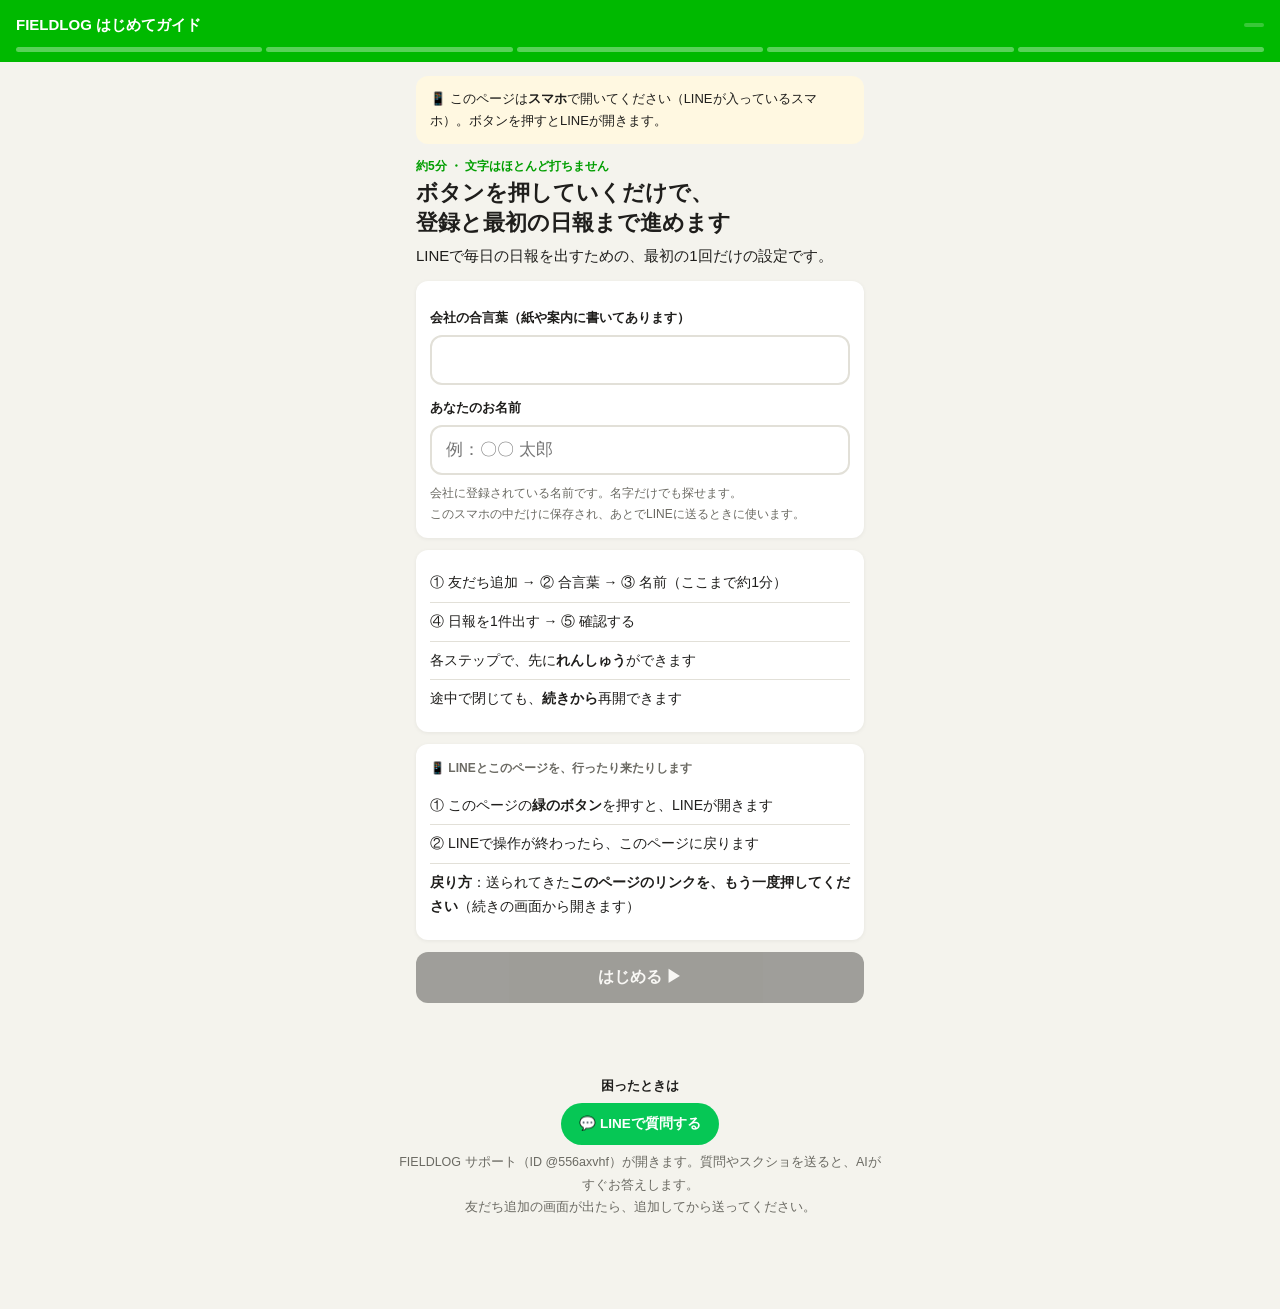
<file: start.html>
<!DOCTYPE html>
<html lang="ja">
<head>
  <meta charset="UTF-8" />
  <meta name="viewport" content="width=device-width, initial-scale=1.0, viewport-fit=cover" />
  <meta name="robots" content="noindex" />
  <title>FIELDLOG はじめてガイド</title>
  <meta name="description" content="ボタンを押していくだけで、友だち追加・登録・最初の日報まで進めます（約5分）。" />
  <meta property="og:type" content="website" />
  <meta property="og:site_name" content="FIELDLOG" />
  <meta property="og:title" content="FIELDLOG はじめてガイド" />
  <meta property="og:description" content="ボタンを押していくだけで、友だち追加・登録・最初の日報まで進めます（約5分）。" />
  <meta property="og:url" content="https://fieldlogai-coder.github.io/fla-liff/start.html" />
  <meta name="twitter:card" content="summary" />
  <link rel="stylesheet" href="./fla-tokens.css?v=2026-07-20" />
  <style>
    :root{ --acc:var(--acc-daily); --acc-dark:var(--acc-daily-dark); --hl:#ffd54d; }
    *,*::before,*::after{box-sizing:border-box;margin:0;padding:0;}
    body{font-family:-apple-system,BlinkMacSystemFont,"Hiragino Sans","Yu Gothic UI",sans-serif;background:var(--bg);color:var(--ink);min-height:100vh;-webkit-text-size-adjust:100%;line-height:1.7;}
    button{font-family:inherit;cursor:pointer;}
    header{background:var(--acc);color:#fff;padding:12px 16px 10px;padding-top:calc(12px + env(safe-area-inset-top));position:sticky;top:0;z-index:10;}
    header .row{display:flex;align-items:center;gap:10px;}
    header h1{font-size:15px;flex:1;}
    header .who{font-size:12px;background:rgba(255,255,255,.22);border-radius:999px;padding:2px 10px;white-space:nowrap;}
    .bar{display:flex;gap:4px;margin-top:9px;}
    .bar i{flex:1;height:5px;border-radius:3px;background:rgba(255,255,255,.35);}
    .bar i.done{background:#fff;}
    .bar i.now{background:var(--hl);}
    .wrap{padding:14px 16px 40px;max-width:480px;margin:0 auto;}

    .kicker{font-size:12px;font-weight:700;color:var(--acc-dark);}
    h2{font-size:22px;line-height:1.35;margin:2px 0 6px;text-wrap:balance;}
    .lead{font-size:15px;color:var(--ink);margin-bottom:12px;}
    .card{background:var(--card);border-radius:var(--r);padding:14px;box-shadow:0 1px 4px rgba(0,0,0,.06);margin-bottom:12px;}
    .label{font-size:12px;font-weight:700;color:var(--sub);margin-bottom:8px;display:flex;align-items:center;gap:6px;}
    .label b{background:var(--ink);color:#fff;border-radius:999px;padding:1px 9px;font-size:11px;}

    /* LINEのまねをした練習画面 */
    .phone{background:#8cabd9;border-radius:16px;padding:10px 10px 0;overflow:hidden;}
    .talk{min-height:120px;padding-bottom:10px;}
    .bub{max-width:86%;border-radius:14px;padding:8px 12px;font-size:14px;line-height:1.6;margin:7px 0;white-space:pre-line;width:fit-content;animation:pop .25s ease-out;}
    .bub.bot{background:#fff;color:#222;border-top-left-radius:4px;}
    .bub.me{background:#8de055;color:#111;margin-left:auto;border-top-right-radius:4px;}
    @keyframes pop{from{opacity:0;transform:translateY(6px);}to{opacity:1;transform:none;}}
    .chips{display:flex;flex-wrap:wrap;gap:6px;margin:8px 0 4px;}
    .chip{background:rgba(30,30,30,.78);color:#fff;border:none;border-radius:999px;padding:8px 14px;font-size:13px;}
    .fcard{background:#fff;border-radius:12px;padding:12px;margin:7px 0;animation:pop .25s ease-out;}
    .fcard .t{font-size:12px;color:#6b6a63;margin-bottom:8px;}
    .fchips{display:flex;gap:6px;flex-wrap:wrap;}
    .fchip{flex:1;background:#e9f7ec;color:#00b900;border:none;text-align:center;border-radius:10px;padding:11px 4px;font-size:13px;font-weight:700;white-space:nowrap;}
    .fchip.gray{background:#f0eee6;color:#6b6a63;flex-basis:100%;}
    .inputbar{display:flex;gap:8px;align-items:center;background:#fff;margin:0 -10px;padding:8px 10px;}
    .inputbar .box{flex:1;background:#f1f1f1;border-radius:18px;padding:8px 14px;font-size:15px;min-height:38px;}
    .inputbar .send{background:#06c755;color:#fff;border:none;border-radius:18px;padding:9px 16px;font-size:14px;font-weight:700;}
    .menubar{background:#fff;margin:0 -10px;padding:10px;}
    .menubar .t{font-size:11px;color:#6b6a63;margin-bottom:6px;}
    .addbar{background:#fff;margin:0 -10px;padding:16px 10px;text-align:center;}
    .addbar .nm{font-weight:700;font-size:15px;margin-bottom:10px;}
    .addbar button{background:#06c755;color:#fff;border:none;border-radius:8px;padding:11px 44px;font-size:15px;font-weight:700;}
    .hl{outline:3px solid var(--hl);outline-offset:2px;animation:pulse 1.2s infinite;}
    @keyframes pulse{50%{outline-color:#ff9800;}}
    .dim{opacity:.45;}
    .simdone{background:var(--ok-bg);color:var(--ok-ink);border-radius:var(--r-sm);padding:9px 12px;font-size:13px;font-weight:700;margin-top:10px;}
    .hint{font-size:12px;color:var(--sub);margin-top:8px;text-align:center;}
    .linkbtn{background:none;border:none;color:var(--sub);font-size:12px;text-decoration:underline;padding:6px;}

    .go{display:block;width:100%;background:#06c755;color:#fff;border:none;border-radius:var(--r);padding:16px 12px;font-size:17px;font-weight:700;text-align:center;text-decoration:none;box-shadow:0 2px 0 #049a41;}
    .go small{display:block;font-size:12px;font-weight:400;opacity:.92;margin-top:2px;}
    .go:active{transform:translateY(2px);box-shadow:none;}
    .okline{font-size:13px;color:var(--sub);margin-top:10px;}
    .okline b{color:var(--ink);}

    .done{display:block;width:100%;background:var(--ink);color:#fff;border:none;border-radius:var(--r);padding:15px;font-size:16px;font-weight:700;}
    .done.light{background:var(--card);color:var(--ink);border:1px solid var(--line);}
    .back{display:block;margin:10px auto 0;background:none;border:none;color:var(--sub);font-size:13px;padding:8px 14px;}
    details{background:var(--card);border-radius:var(--r);padding:12px 14px;margin:12px 0;font-size:13px;}
    summary{font-weight:700;cursor:pointer;}
    details li{margin:8px 0 0 18px;}
    .pick{display:grid;grid-template-columns:repeat(5,1fr);gap:8px;margin-top:10px;}
    .pick button{background:var(--card);border:2px solid var(--line);border-radius:var(--r);padding:14px 4px;font-size:17px;font-weight:700;color:var(--ink);}
    .pick button.on{border-color:var(--acc);background:var(--info-bg);}
    ul.plain{list-style:none;font-size:14px;}
    ul.plain li{padding:7px 0;border-bottom:1px solid var(--line);}
    ul.plain li:last-child{border:none;}
    .next-links a{display:flex;align-items:center;gap:12px;background:var(--card);border-radius:var(--r);padding:14px;margin-bottom:10px;text-decoration:none;color:var(--ink);box-shadow:0 1px 4px rgba(0,0,0,.06);}
    .next-links .icn{width:42px;height:42px;border-radius:12px;background:var(--info-bg);display:flex;align-items:center;justify-content:center;font-size:20px;flex-shrink:0;}
    .next-links .t{font-size:15px;font-weight:700;line-height:1.4;}
    .next-links .d{font-size:12px;color:var(--sub);}
    .field{display:block;width:100%;border:2px solid var(--line);border-radius:var(--r);padding:13px 14px;font-size:17px;font-family:inherit;background:#fff;color:var(--ink);}
    .field:focus{outline:none;border-color:var(--acc);}
    .flabel{font-size:13px;font-weight:700;margin:12px 0 6px;display:block;}
    .out{background:#f1f1f1;border-radius:var(--r-sm);padding:10px 12px;font-size:13px;word-break:break-all;white-space:pre-wrap;margin:8px 0;}
    .copy{background:var(--ink);color:#fff;border:none;border-radius:var(--r-sm);padding:9px 14px;font-size:13px;font-weight:700;}
    .pcnote{display:none;background:#fff8e1;border-radius:var(--r);padding:12px 14px;font-size:13px;margin-bottom:12px;}
    @media (min-width:700px) and (hover:hover){ .pcnote{display:block;} }
    @media (prefers-reduced-motion:reduce){ .hl,.bub,.fcard{animation:none;} }
  </style>
</head>
<body>

<header>
  <div class="row"><h1>FIELDLOG はじめてガイド</h1><span class="who" id="who"></span></div>
  <div class="bar" id="bar"></div>
</header>

<div class="wrap">
  <div class="pcnote">📱 このページは<b>スマホ</b>で開いてください（LINEが入っているスマホ）。ボタンを押すとLINEが開きます。</div>
  <div id="view"></div>
</div>

<script>
/* ===== FIELDLOG はじめてガイド =====
   1つのページで 2つの使い方（URLで切り替わる）:
     体験（デモ建設）: start.html?demo=1&n=1      … n=1〜10 で 一郎〜十郎
     本番（PoC各社）  : start.html?c=合言葉&co=会社名 … リンクは start.html?make で作る
   運営が変えるのは下の「設定」だけ */
const OA_ID   = "@165bmpmn";                       // FIELDLOG公式アカウント
const DEMO    = { code: "デモ", company: "デモ建設株式会社",
                  names: ["一郎", "二郎", "三郎", "四郎", "五郎", "六郎", "七郎", "八郎", "九郎", "十郎"],
                  sites: ["〇〇ビル改修工事", "◇◇マンション大規模修繕"] };
const BASE    = "https://fieldlogai-coder.github.io/fla-liff/start.html";
/* ================================== */

const Q = new URLSearchParams(location.search);
const MAKE = Q.has("make");
const IS_DEMO = Q.has("demo");
const ADD_URL = "https://line.me/R/ti/p/" + OA_ID;
const sayUrl  = (t) => "https://line.me/R/oaMessage/" + OA_ID + "/?" + encodeURIComponent(t);
const KEY = "fla_start_v2_" + (IS_DEMO ? "demo" : "real");
const store = {
  get(){ try{ return JSON.parse(localStorage.getItem(KEY)) || {}; }catch(e){ return {}; } },
  set(o){ try{ localStorage.setItem(KEY, JSON.stringify(o)); }catch(e){} },
};
const saved = store.get();
const qn = parseInt(Q.get("n"), 10);
const fixedName = IS_DEMO && qn >= 1 && qn <= DEMO.names.length ? DEMO.names[qn - 1] : null;
const urlCode = (Q.get("c") || "").trim();

const S = {
  step: saved.step || 0, sim: 0,
  name: fixedName || saved.name || "",
  code: IS_DEMO ? DEMO.code : (urlCode || saved.code || ""),
  company: IS_DEMO ? DEMO.company : ((Q.get("co") || "").trim() || saved.company || ""),
};
// 別の会社のリンクを開き直したら、進み具合は最初から
if (!IS_DEMO && urlCode && saved.code && saved.code !== urlCode) { S.step = 0; S.name = ""; }
const save = () => store.set({ step: S.step, name: S.name, code: S.code, company: S.company });
const full = () => (IS_DEMO ? "デモ " : "") + S.name;
const coName = () => S.company || "（あなたの会社名）";
const SITES = IS_DEMO ? DEMO.sites : ["△△ビル", "〇〇現場"];
const SITE = SITES[1];

const view = document.getElementById("view");
const esc = (s) => String(s).replace(/[&<>"]/g, (c) => ({ "&": "&amp;", "<": "&lt;", ">": "&gt;", '"': "&quot;" }[c]));
const bub = (who, t) => `<div class="bub ${who}">${esc(t)}</div>`;

const menuHtml = (hl) => {
  const b = (l) => `<button class="fchip${l === hl ? " hl" : " dim"}" ${l === hl ? 'data-tap="1"' : ""}>${l}</button>`;
  return `<div class="menubar"><div class="t">▼ トーク画面の下のメニュー</div>
    <div class="fchips">${b("日報報告")}${b("日報確認")}${b("日報修正")}</div>
    <div class="fchips" style="margin-top:6px">${b("現場メモ")}${b("設定")}${b("休み報告")}</div></div>`;
};

/* 1ステップ＝「れんしゅう（ページ内）」→「本番（LINEを開く）」→「できた」 */
function steps() {
  const doneMsg = "登録完了しました。\n所属：" + coName() + "\nお名前：" + full() + "\nお疲れ様でした。";
  return [
    { kicker: "ステップ 1 / 5", title: "友だち追加する",
      lead: "まず下の画面で<b>黄色く光るボタン</b>を押して、れんしゅうしてみましょう。",
      sim: [{ ctl: "add", bot: "友だち追加ありがとうございます！\nまだ登録が完了していません。\n会社から伝えられた「合言葉」をこのトークにそのまま送ると、登録を始められます。" }],
      go: { label: "LINEで友だち追加する", sub: "押すとLINEが開きます →「追加」を押す", url: ADD_URL },
      ok: "<b>「友だち追加ありがとうございます！」</b>と返ってくればOKです。",
      help: ["すでに友だちの場合は「追加」ボタンが出ません。そのまま次へ進んでください。",
             "LINEが開かないときは、LINEアプリの検索で ID「" + OA_ID + "」を探して追加してください。"] },

    { kicker: "ステップ 2 / 5", title: "合言葉「" + S.code + "」を送る",
      lead: "合言葉を送ると、どの会社のメンバーかが決まります。<b>文字は入力済み</b>なので「送信」を押すだけです。",
      sim: [{ ctl: "send", me: S.code, bot: coName() + " ですね。\nお名前を入力してください。" }],
      go: { label: "LINEを開く", sub: "「" + S.code + "」は入力済み → 送信（▶）を押すだけ", url: sayUrl(S.code) },
      ok: "<b>「" + (S.company ? S.company + " ですね。" : "◯◯（会社名）ですね。") + "」</b>と返ってくればOKです。",
      help: ["入力欄が空だったら、「" + S.code + "」と自分で打って送ってください。",
             "ちがう返事が来たら、いちど「キャンセル」と送ってから、もう一度「" + S.code + "」を送ってください。",
             "返事が何も来ないときは、" + (IS_DEMO ? "案内した担当者" : "会社の担当者") + "に連絡してください（そのまま待っていて大丈夫です）。"] },

    IS_DEMO ?
    { kicker: "ステップ 3 / 5", title: "名前「" + S.name + "」を送る",
      lead: "あなたはデモ用の名前 <b>「" + full() + "」</b> として参加します。これも送信を押すだけです。",
      sim: [{ ctl: "send", me: S.name, bot: full() + "さんですか？", chips: ["はい", "違います"] },
            { ctl: "pick", me: "はい", bot: doneMsg }],
      go: { label: "LINEを開く", sub: "「" + S.name + "」は入力済み → 送信 →「はい」を押す", url: sayUrl(S.name) },
      ok: "<b>「登録完了しました。」</b>と返ってくれば、登録は終わりです 🎉",
      help: ["「すでに別のアカウントで登録済みです」と出たら、その名前は他の人が使用中です。担当者に連絡してください。",
             "「登録リストに見つかりませんでした」と出たら、名前の打ちまちがいです。「" + S.name + "」だけを送ってください。",
             "「まだ登録が完了していません」と出たら、ステップ2の合言葉からやり直してください。"] } :
    { kicker: "ステップ 3 / 5", title: "お名前を送る",
      lead: "<b>「" + S.name + "」</b> で送ります。これも送信を押すだけです。",
      sim: [{ ctl: "send", me: S.name, bot: doneMsg }],
      go: { label: "LINEを開く", sub: "「" + S.name + "」は入力済み → 送信（▶）を押すだけ", url: sayUrl(S.name) },
      ok: "<b>「登録完了しました。」</b>と返ってくれば、登録は終わりです 🎉<br>「◯◯さんですか？」と聞かれたら<b>「はい」</b>を押してください。",
      help: ["「登録リストに見つかりませんでした」と出たら、会社に登録されている名前とちがっています。名字だけ・フルネームなど、書き方を変えて送り直すか、会社の担当者に確認してください。",
             "「すでに別のアカウントで登録済みです」「同じ名前の方が複数登録されています」と出たら、会社の担当者に連絡してください。",
             "「まだ登録が完了していません」と出たら、ステップ2の合言葉からやり直してください。",
             "名前を直したいときは、いちばん下の「前のステップに戻る」を3回押すと最初の画面に戻れます。"] },

    { kicker: "ステップ 4 / 5", title: IS_DEMO ? "日報を1件出してみる" : "今日の日報を出す",
      lead: "ここからが毎日の操作です。<b>全部ボタンを押すだけ</b>で、文字は打ちません。まず下でれんしゅう（7タップ）。" +
            (IS_DEMO ? "" : "<br><b>本番は本当の日報として会社に届きます。</b>今日お休みの方・まだ仕事中の方は、れんしゅうだけして、仕事のあとに本番をどうぞ。"),
      sim: [{ ctl: "menu", me: "日報報告", card: { t: "報告の種類を選んでください", chips: ["昨日と同じ", "通常報告", "休み"] } },
            { ctl: "pick", me: "通常報告", card: { t: "現場を選んでください", chips: SITES } },
            { ctl: "pick", me: SITE, bot: SITE + " の勤務区分を選んでください", chips: ["終日", "半日"] },
            { ctl: "pick", me: "終日", bot: "異常はありましたか？", chips: ["異常なし", "異常あり"] },
            { ctl: "pick", me: "異常なし", bot: "引き継ぎ事項はありますか？", chips: ["なし", "あり"] },
            { ctl: "pick", me: "なし", bot: "「" + SITE + "」を追加しました。\n別の現場はありますか？", chips: ["完了", "別の現場を追加"] },
            { ctl: "pick", me: "完了", bot: "✅ 本日の報告を登録しました。\nお疲れ様でした！" }],
      go: { label: "LINEを開いて本番", sub: "下のメニュー「日報報告」から、同じ順に押す", url: ADD_URL },
      ok: "<b>「お疲れ様でした！」</b>まで行けば完了です。" + (IS_DEMO ? "現場は<b>どちらを選んでもOK</b>です。" : "現場は<b>今日はたらいた現場</b>を選んでください（れんしゅうの現場名は見本です）。"),
      help: ["下にメニューが出ていないときは、トーク画面の左下「≡」または「メニュー」を押すと出ます。",
             "途中で分からなくなったら「✖ キャンセル」を押せば最初に戻れます。何度やり直しても大丈夫です。",
             "「今日の日報はすでに登録されています」と出たら、もう出せています。そのまま次へ。",
             "LINEのプロフィール画面が開いたら「トーク」を押してください。"] },

    { kicker: "ステップ 5 / 5", title: "出した日報を確認する",
      lead: "いま出した日報がちゃんと入ったか、<b>1タップ</b>で見られます。",
      sim: [{ ctl: "menu", me: "日報確認", bot: "📋 今日の日報\n" + SITE + "：終日\n\n今月の累計も、この下に続けて出ます。" }],
      go: { label: "LINEを開いて「日報確認」を押す", sub: "下のメニューの真ん中上です", url: ADD_URL },
      ok: "<b>さっき選んだ現場と「終日」</b>が出ていればOKです。",
      help: ["まちがえて出したときは、メニューの「日報修正」から直せます。",
             "表示のしかたは実物と少しちがうことがあります（中身が合っていれば大丈夫です）。"] },
  ];
}

function renderBar(n, total) {
  document.getElementById("bar").innerHTML =
    Array.from({ length: total }, (_, i) => `<i class="${i < n ? "done" : i === n ? "now" : ""}"></i>`).join("");
  document.getElementById("who").textContent = S.name ? full() + " さん" : "";
}
function go(step) { S.step = step; S.sim = 0; save(); render(); window.scrollTo(0, 0); }
const ready = () => !!(S.name && S.code);

function render() {
  const total = 5;
  if (MAKE) { document.getElementById("bar").innerHTML = ""; return renderMake(); }
  if (S.step === 0 || !ready()) { renderBar(-1, total); return renderIntro(); }
  if (S.step > total) { renderBar(total, total); return renderFinish(); }
  renderBar(S.step - 1, total);
  renderStep(steps()[S.step - 1]);
}

function renderIntro() {
  let form;
  if (IS_DEMO) {
    form = fixedName ? `<p class="lead">あなたのデモ用の名前は <b>「デモ ${fixedName}」</b> です。</p>` :
      `<div class="card"><div class="label">案内された名前を選んでください</div>
        <div class="pick">${DEMO.names.map((n) => `<button class="${S.name === n ? "on" : ""}" data-name="${n}">${n}</button>`).join("")}</div>
        <div class="hint">分からないときは、案内した担当者に聞いてください</div></div>`;
  } else {
    form = `<div class="card">
        ${urlCode ? "" : `<label class="flabel" for="f-code">会社の合言葉（紙や案内に書いてあります）</label>
        <input class="field" id="f-code" value="${esc(S.code)}" autocomplete="off" />`}
        <label class="flabel" for="f-name" style="${urlCode ? "margin-top:0" : ""}">あなたのお名前</label>
        <input class="field" id="f-name" value="${esc(S.name)}" placeholder="例：〇〇 太郎" autocomplete="name" />
        <div class="hint" style="text-align:left">会社に登録されている名前です。名字だけでも探せます。<br>このスマホの中だけに保存され、あとでLINEに送るときに使います。</div>
      </div>`;
  }
  view.innerHTML = `
    <div class="kicker">約5分 ・ 文字はほとんど打ちません</div>
    <h2>ボタンを押していくだけで、${IS_DEMO ? "最初の日報まで進めます" : "登録と最初の日報まで進めます"}</h2>
    <p class="lead">${IS_DEMO ? `本物のFIELDLOGを、架空の会社「${DEMO.company}」のメンバーとして体験します。`
                              : `${S.company ? esc(S.company) + " の皆さまへ。" : ""}LINEで毎日の日報を出すための、最初の1回だけの設定です。`}</p>
    ${form}
    <div class="card"><ul class="plain">
      <li>① 友だち追加 → ② 合言葉 → ③ 名前（ここまで約1分）</li>
      <li>④ 日報を1件出す → ⑤ 確認する</li>
      ${IS_DEMO ? "<li>会社名・現場名・金額は<b>すべて架空</b>です</li>" : "<li>各ステップで、先に<b>れんしゅう</b>ができます</li>"}
      <li>途中で閉じても、<b>続きから</b>再開できます</li>
    </ul></div>
    <div class="card"><div class="label">📱 LINEとこのページを、行ったり来たりします</div><ul class="plain">
      <li>① このページの<b>緑のボタン</b>を押すと、LINEが開きます</li>
      <li>② LINEで操作が終わったら、このページに戻ります</li>
      <li><b>戻り方</b>：送られてきた<b>このページのリンクを、もう一度押してください</b>（続きの画面から開きます）</li>
    </ul></div>
    <button class="done" id="start">はじめる ▶</button>`;
  const btn = document.getElementById("start");
  const sync = () => {
    const c = document.getElementById("f-code"), n = document.getElementById("f-name");
    if (c) S.code = c.value.trim();
    if (n) S.name = n.value.trim().replace(/\s+/g, " ");
    btn.disabled = !ready(); btn.style.opacity = ready() ? 1 : .4;
  };
  view.querySelectorAll("[data-name]").forEach((b) => b.onclick = () => { S.name = b.dataset.name; save(); render(); });
  view.querySelectorAll(".field").forEach((f) => f.oninput = sync);
  sync();
  btn.onclick = () => { sync(); if (ready()) go(1); };
}

/* れんしゅう画面：beats[k] が「次の一手」。ctl=add/send/menu は下部の操作、ctl=pick は直前の返事に付いた選択肢を押す */
function simHtml(st) {
  const beats = st.sim, k = S.sim, next = beats[k];
  const opt = (cls, x, live, hl) => `<button class="${cls}${live && x === hl ? " hl" : live ? " dim" : ""}" ${live && x === hl ? 'data-tap="1"' : ""}>${esc(x)}</button>`;
  let talk = "", control = "";
  beats.forEach((b, i) => {
    if (i >= k) return;
    if (b.ctl !== "add") talk += bub("me", b.me);
    if (b.bot) talk += bub("bot", b.bot);
    const live = i + 1 === k && !!next && next.ctl === "pick", hl = live ? next.me : null;
    if (b.card) talk += `<div class="fcard"><div class="t">${esc(b.card.t)}</div><div class="fchips">${b.card.chips.map((x) => opt("fchip", x, live, hl)).join("")}</div><div class="fchips" style="margin-top:6px"><span class="fchip gray">✖ キャンセル</span></div></div>`;
    if (b.chips && live) talk += `<div class="chips">${b.chips.map((x) => opt("chip", x, true, hl)).join("")}</div>`;
  });
  if (next) {
    if (next.ctl === "add")  control = `<div class="addbar"><div class="nm">FIELDLOG</div><button class="hl" data-tap="1">追加</button></div>`;
    if (next.ctl === "send") control = `<div class="inputbar"><div class="box">${esc(next.me)}</div><button class="send hl" data-tap="1">送信 ▶</button></div>`;
    if (next.ctl === "menu") control = menuHtml(next.me);
  }
  if (!talk) talk = `<div class="hint" style="color:#fff;padding-top:36px">↓ 黄色く光っているところを押してください</div>`;
  return `<div class="phone"><div class="talk">${talk}</div>${control}</div>` +
    (next ? "" : `<div class="simdone">✓ れんしゅう完了。本番のLINEでも、同じ流れで返事が来ます。</div>
             <div style="text-align:center"><button class="linkbtn" id="again">もう一度れんしゅうする</button></div>`);
}

function renderStep(st) {
  view.innerHTML = `
    <div class="kicker">${st.kicker}</div>
    <h2>${esc(st.title)}</h2>
    <p class="lead">${st.lead}</p>
    <div class="card"><div class="label"><b>1</b> れんしゅう（このページの中だけ・何も送られません）</div>${simHtml(st)}</div>
    <div class="card"><div class="label"><b>2</b> 本番</div>
      <a class="go" href="${esc(st.go.url)}" id="golink">${esc(st.go.label)}<small>${esc(st.go.sub)}</small></a>
      <div class="okline">${st.ok}</div>
      <div class="okline">終わったら、このページに戻ってきてください。<br><b>戻り方</b>：送られてきたこのページのリンクを、もう一度押す（続きから開きます）</div>
    </div>
    <button class="done" id="next">できた ✓ 次へ進む</button>
    <details><summary>うまくいかないとき</summary><ul>${st.help.map((h) => `<li>${esc(h)}</li>`).join("")}</ul></details>
    <button class="back" id="prev">◀ 前のステップに戻る</button>`;
  view.querySelectorAll("[data-tap]").forEach((el) => el.onclick = () => {
    S.sim++;
    renderStep(st);
    const talk = view.querySelector(".talk"); if (talk && talk.lastElementChild) talk.lastElementChild.scrollIntoView({ block: "nearest", behavior: "smooth" });
  });
  const again = document.getElementById("again"); if (again) again.onclick = () => { S.sim = 0; renderStep(st); };
  document.getElementById("next").onclick = () => go(S.step + 1);
  document.getElementById("prev").onclick = () => go(S.step - 1);
}

function renderFinish() {
  const more = `<div class="card"><div class="label">ほかにも押してみてください（LINEの下のメニュー）</div><ul class="plain">
      <li><b>休み報告</b> … 1タップで休みを登録</li>
      <li><b>日報修正</b> … 出した日報を直す</li>
      <li><b>現場メモ</b> … 現場ごとの注意・写真の共有</li>
      <li><b>✖ キャンセル</b> … どの画面からでも最初に戻る</li>
    </ul></div>`;
  const link = (href, icn, t, d) => `<a href="${href}"><div class="icn">${icn}</div><div><div class="t">${t}</div><div class="d">${d}</div></div></a>`;
  view.innerHTML = IS_DEMO ? `
    <div class="kicker">おつかれさまでした 🎉</div>
    <h2>これで、作業員さんが毎日やる操作は全部です</h2>
    <p class="lead">日報は1回1分。会社側には、誰が・どの現場に・何人工入ったかが自動でまとまります。</p>
    ${more}
    <div class="label" style="margin:16px 2px 8px">つぎに見るもの（会社側の画面）</div>
    <div class="next-links">
      ${link("./demo.html", "🧾", "請求書とダッシュボードを触る", "日報の人工がそのまま請求書と売上になる流れ（登録不要・約3分）")}
      ${link("./manual-walkthrough.html", "▶️", "かんたん操作ツアー", "動く紙芝居で全体をおさらい")}
      ${link("./manual.html", "📱", "使い方ガイド", "困ったときの一覧")}
    </div>
    <div class="card" style="font-size:13px">体験が終わったら、案内した担当者に<b>「終わりました」</b>と一言お知らせください（LINEのブロックや削除は不要です）。</div>
    <button class="done light" id="redo">最初からもう一度見る</button>` : `
    <div class="kicker">登録できました 🎉</div>
    <h2>明日からは「日報報告」を押すだけです</h2>
    <p class="lead">仕事のあとに、LINEの下のメニューから1回1分。このページはもう開かなくて大丈夫です。</p>
    ${more}
    <div class="label" style="margin:16px 2px 8px">困ったときに見るもの</div>
    <div class="next-links">
      ${link("./manual.html", "📱", "使い方ガイド", "やり方を忘れたとき・まちがえたとき")}
      ${link("./manual-walkthrough.html", "▶️", "かんたん操作ツアー", "動く紙芝居でおさらい")}
    </div>
    <button class="done light" id="redo">最初からもう一度見る</button>`;
  document.getElementById("redo").onclick = () => go(0);
}

/* 運営用：会社ごとの案内リンクを作る（start.html?make） */
function renderMake() {
  document.getElementById("who").textContent = "運営用";
  view.innerHTML = `
    <div class="kicker">運営用 ・ このページは送らない</div>
    <h2>案内リンクを作る</h2>
    <p class="lead">会社の合言葉を入れると、作業員さんに送るリンクと文面ができます。</p>
    <div class="card">
      <label class="flabel" for="m-code" style="margin-top:0">合言葉（companies.join_code と同じ文字）</label>
      <input class="field" id="m-code" autocomplete="off" />
      <label class="flabel" for="m-co">会社名（任意・画面に表示されます）</label>
      <input class="field" id="m-co" autocomplete="off" />
    </div>
    <div class="card"><div class="label">本番用リンク</div><div class="out" id="o-url">合言葉を入れてください</div>
      <button class="copy" data-copy="o-url">リンクをコピー</button></div>
    <div class="card"><div class="label">作業員グループに送る文面</div><div class="out" id="o-msg"></div>
      <button class="copy" data-copy="o-msg">文面をコピー</button></div>
    <div class="card"><div class="label">体験用リンク（デモ建設・見学者枠）</div>
      <div class="out">${DEMO.names.map((n, i) => n + "： " + BASE + "?demo=1&n=" + (i + 1)).join("\n")}</div></div>`;
  const upd = () => {
    const c = document.getElementById("m-code").value.trim(), co = document.getElementById("m-co").value.trim();
    const url = c ? BASE + "?c=" + encodeURIComponent(c) + (co ? "&co=" + encodeURIComponent(co) : "") : "";
    document.getElementById("o-url").textContent = url || "合言葉を入れてください";
    document.getElementById("o-msg").textContent = url ? "【FIELDLOG のはじめ方（1人5分）】\nスマホで下のリンクを開いて、上から順にボタンを押していってください。\n友だち追加・登録・最初の日報まで、画面の案内どおりに進めます。\n" + url + "\n\n合言葉は「" + c + "」です（リンクから進めば入力済みです）。\n分からないときは、そのままにせず連絡してください。" : "";
  };
  view.querySelectorAll(".field").forEach((f) => f.oninput = upd);
  view.querySelectorAll("[data-copy]").forEach((b) => b.onclick = async () => {
    const t = document.getElementById(b.dataset.copy).textContent;
    try { await navigator.clipboard.writeText(t); b.textContent = "コピーしました ✓"; }
    catch (e) { const r = document.createRange(); r.selectNodeContents(document.getElementById(b.dataset.copy)); const s = getSelection(); s.removeAllRanges(); s.addRange(r); b.textContent = "選択しました（長押しでコピー）"; }
  });
}

render();
</script>
<script src="./fla-support.js?v=2026-10-30"></script>
</body>
</html>
</file>
<file: fla-tokens.css>
/* fla-tokens.css — FLA 共通デザイントークン（移行⑥・2026-07-12 制定）
   用語の正本: docs/UI_TERMINOLOGY.md ／ 見た目の正本: 本ファイル
   読み込み順: LIFF SDK → 本CSS → 各ページの<style>
   キャッシュ対策: <link rel="stylesheet" href="./fla-tokens.css?v=YYYYMMDD">

   面ごとのアクセント:
     請求面 = --acc-billing（深緑）／ 日報面 = --acc-daily（LINE緑）
   既定は請求面基準。日報面のページは自身の<style>で
     :root{ --acc:var(--acc-daily); --acc-dark:var(--acc-daily-dark); }
   と上書きして使う。日報3面（settings / site-memo / リッチメニュー）への適用は v2 で順次。
   2026-07-12 時点の使用ページ: billing.html のみ */
:root{
  /* 面アクセント */
  --acc-billing:#1d9e75; --acc-billing-dark:#178a66;
  --acc-daily:#00b900;   --acc-daily-dark:#009e00;
  /* 既定アクセント（請求面基準） */
  --acc:var(--acc-billing); --acc-dark:var(--acc-billing-dark);
  /* 地・カード・文字・罫線 */
  --bg:#f4f3ed; --card:#fff; --ink:#1f1e1c; --sub:#6b6a63; --line:#e2e0d8;
  /* 意味色（案内・警告・完了） */
  --info-bg:#e7f4ee; --info-ink:#178a66; --warn:#c0392b; --ok-bg:#e7f4ee; --ok-ink:#1f9a63;
  /* 角丸 */
  --r:12px; --r-sm:8px;
}
</file>
